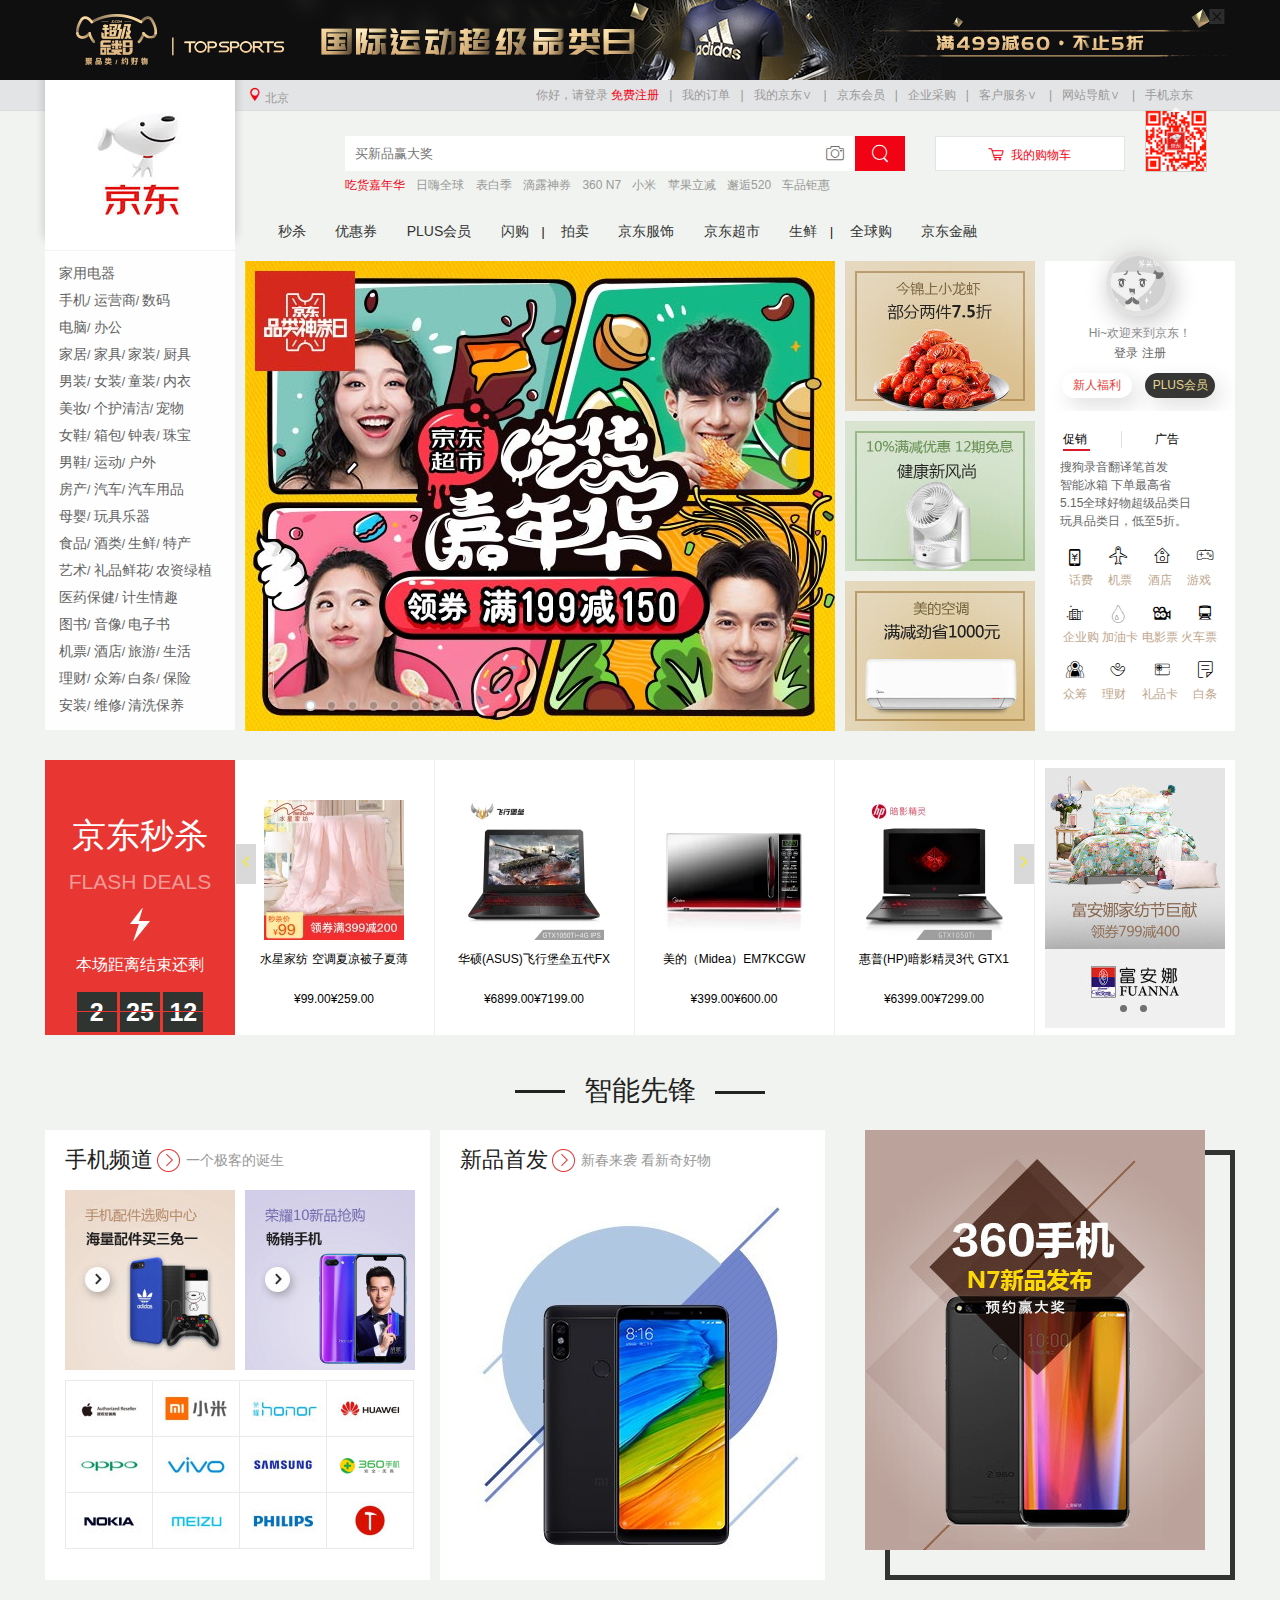
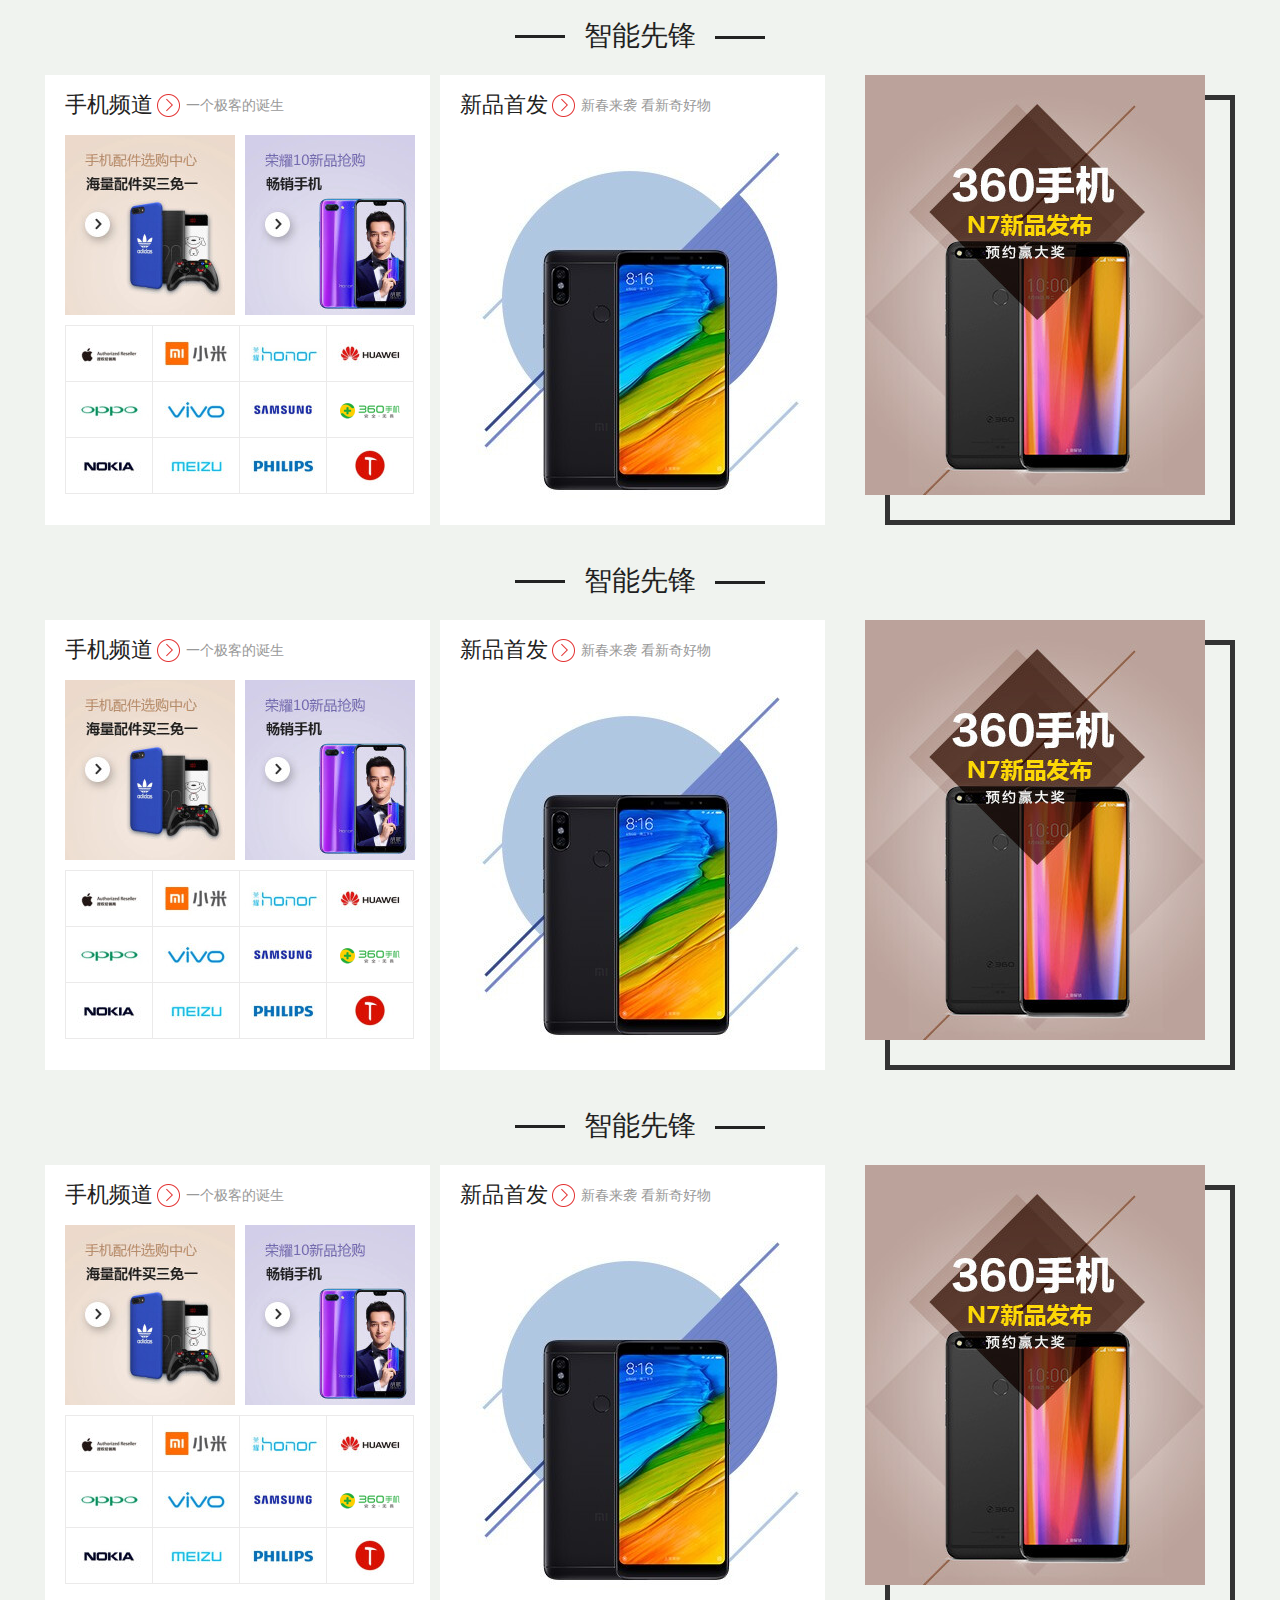
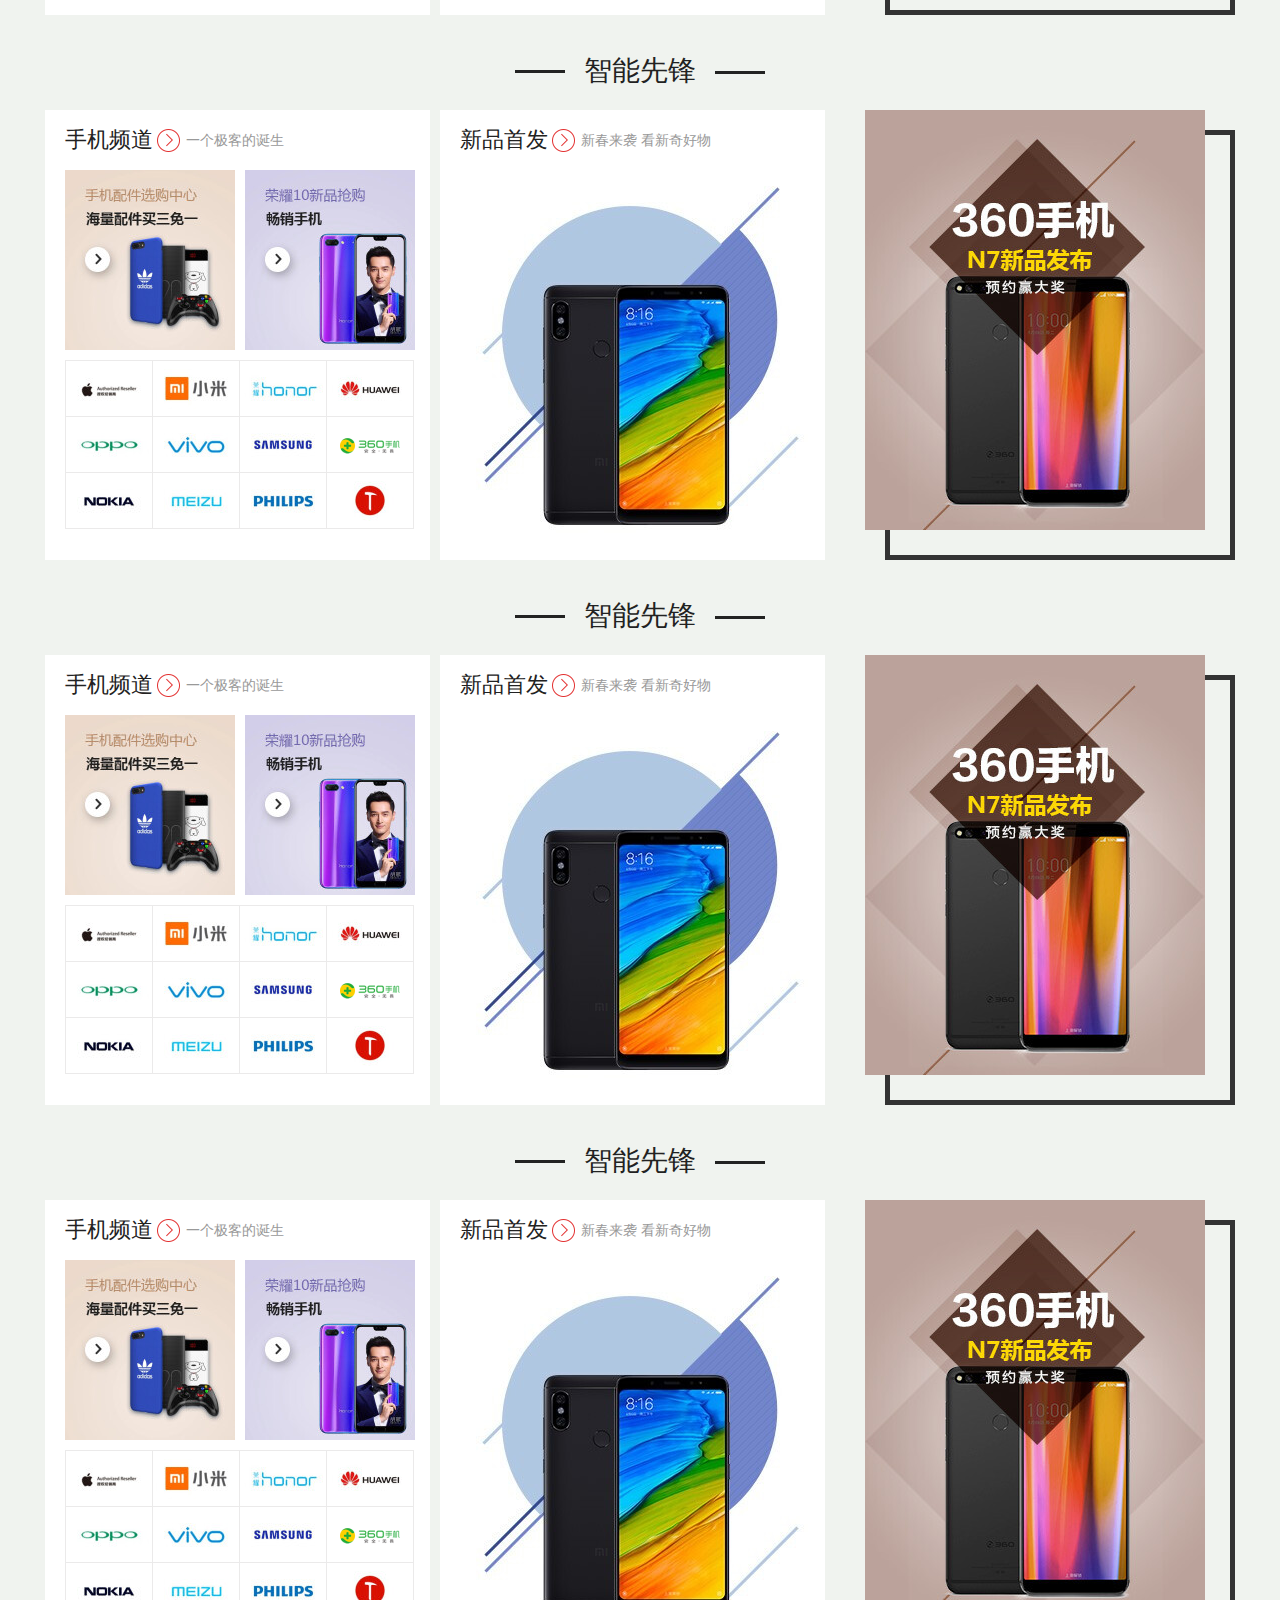
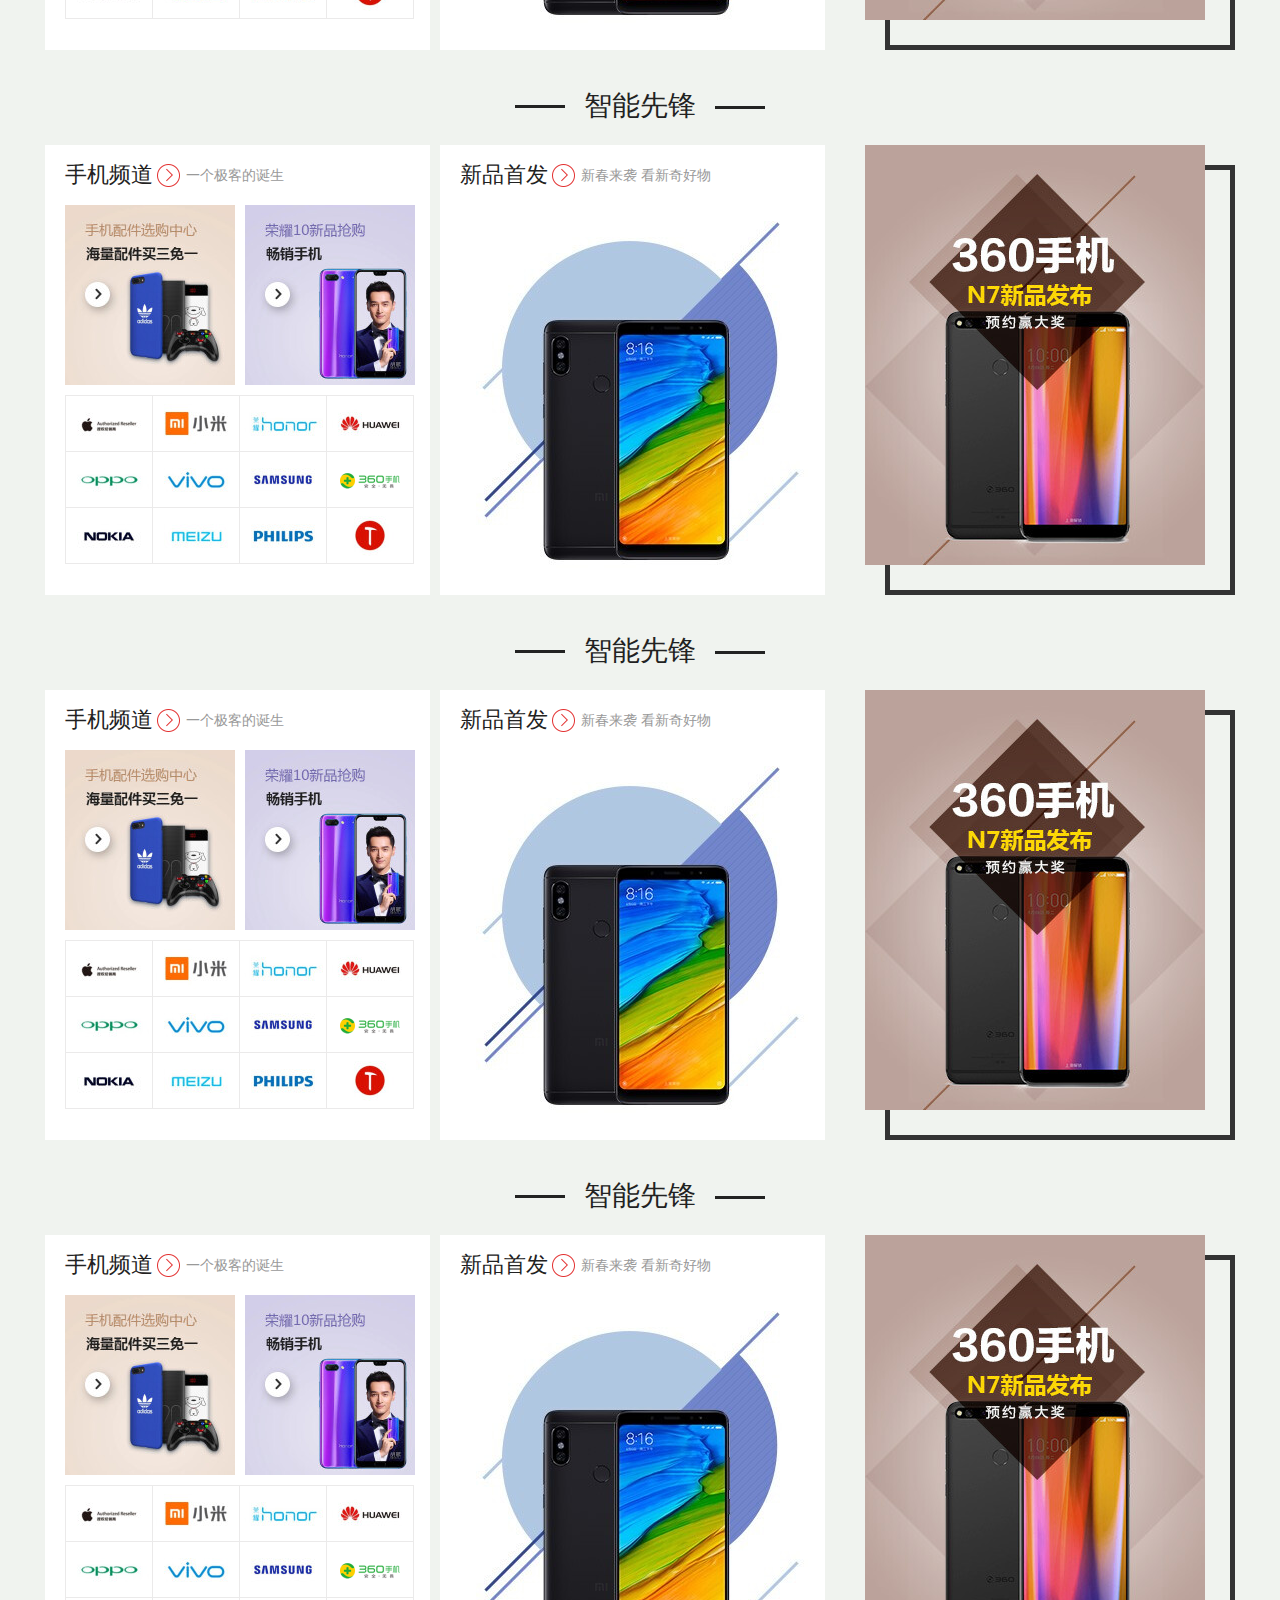
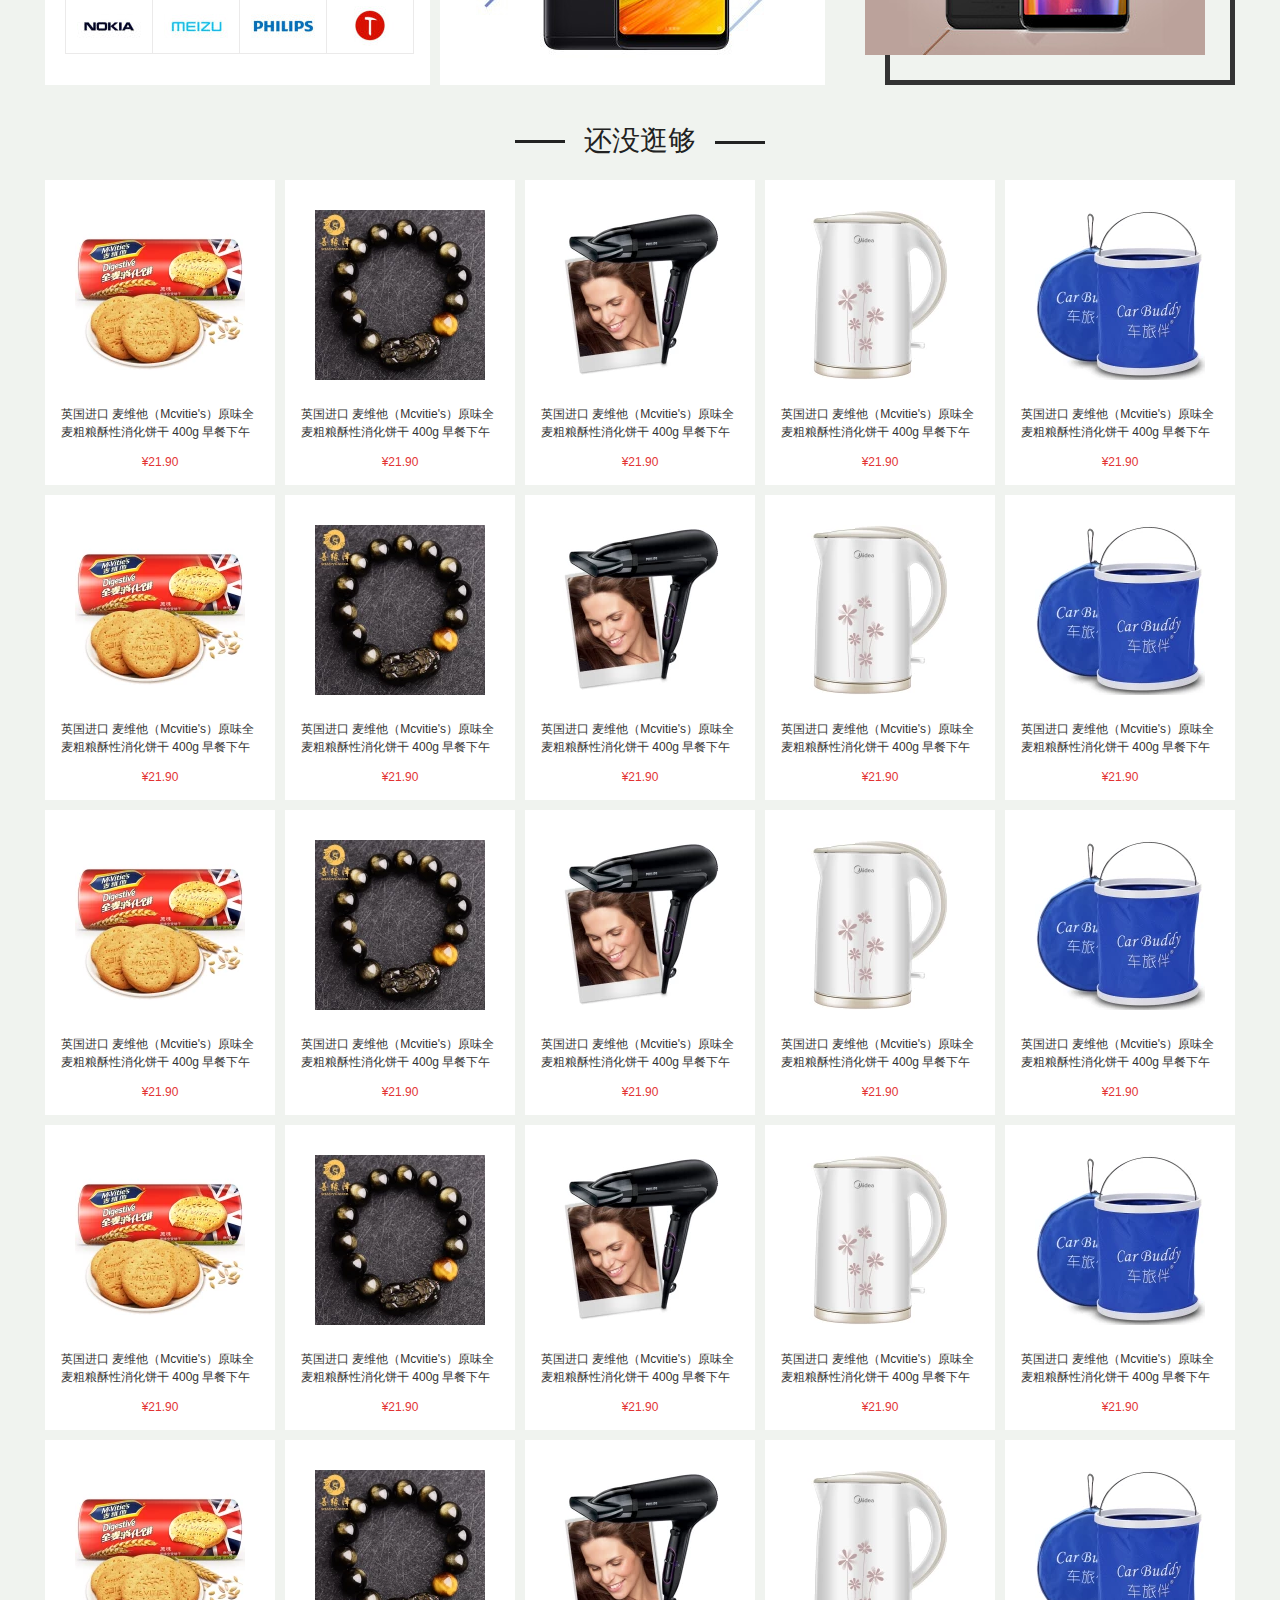
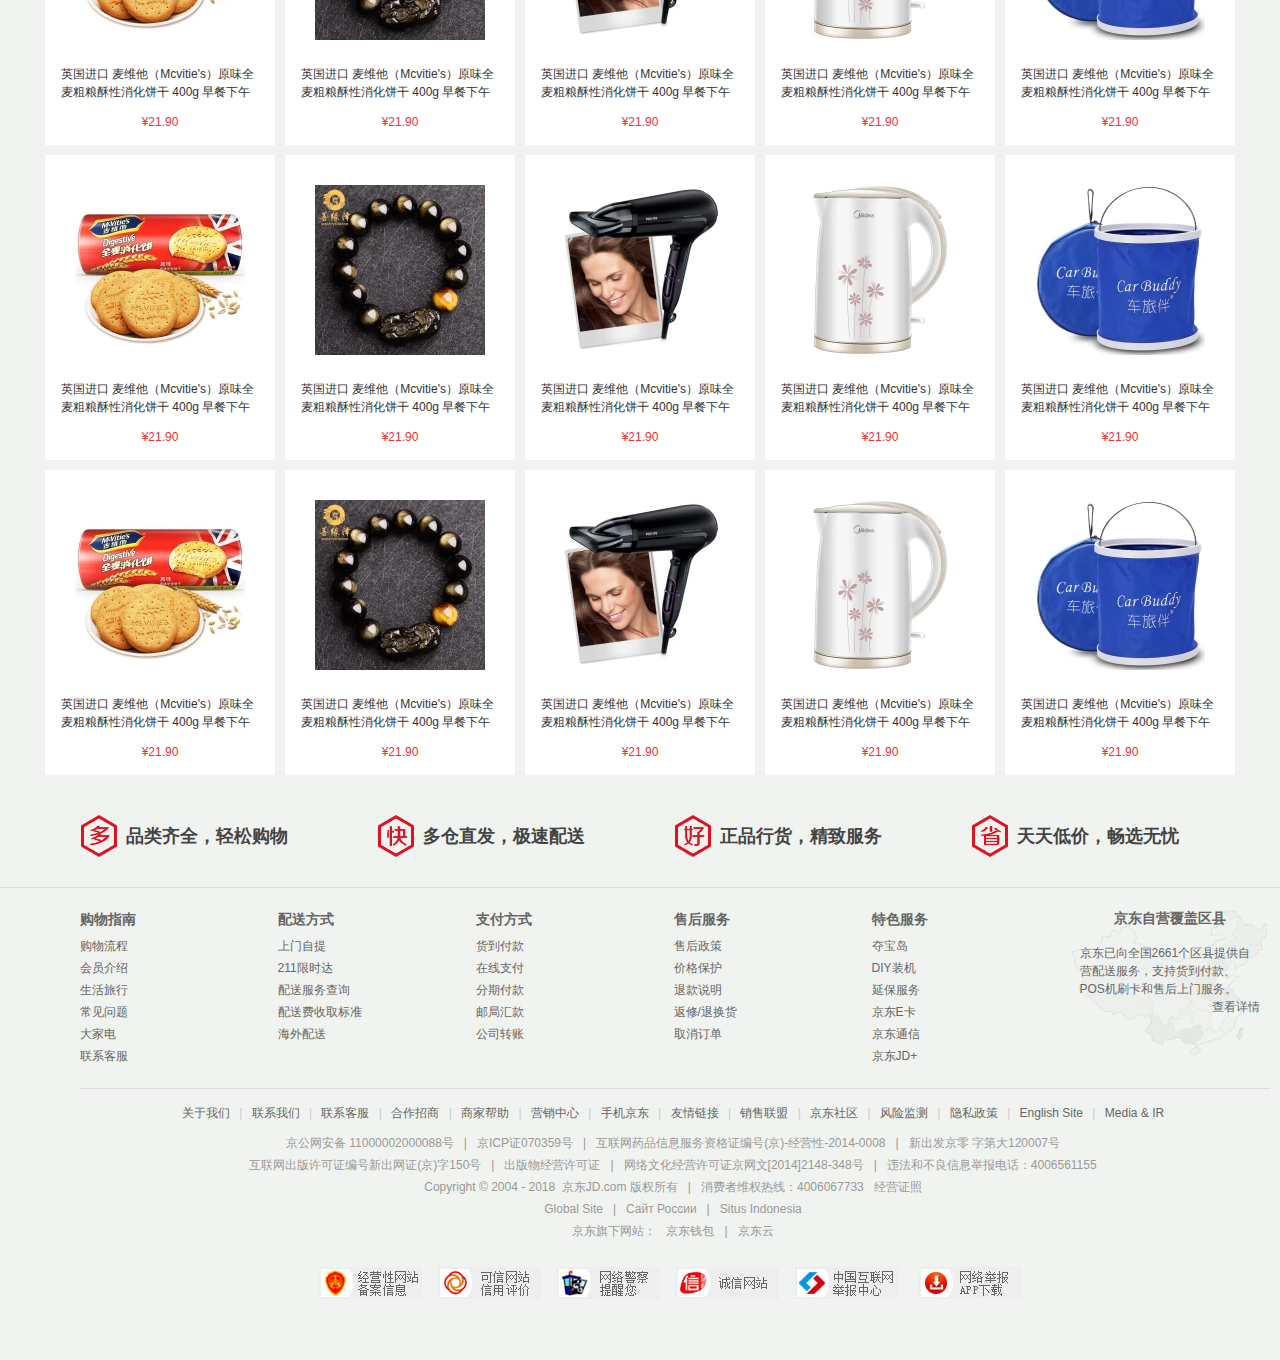
<file: index.html>
<!DOCTYPE html>
<html lang="en">
    <head>
        <meta charset="utf-8">
        <!-- 使用IE最新版本渲染 -->
        <meta http-equiv="X-UA-Compatible" content="IE=Edge">
        <!-- 浏览器 优先使用 webkit内核-->
        <meta name="renderer" content="webkit">
        <script src="js/jquery-1.8.3.min.js"></script>
        <script src="js/jq.js"></script>
        <link href="./images/favicon.ico" rel="shortcut icon" type="image/x-icon">
        <link rel="stylesheet" type="text/css" href="./css/iconfont.css">
        <link rel="stylesheet" type="text/css" href="./css/iconfont2.css">
        <link rel="stylesheet" type="text/css" href="./css/iconfont3.css">
        <link rel="stylesheet" type="text/css" href="./css/reset.css">
        <link rel="stylesheet" type="text/css" href="./css/index.css">
        <title>京东(JD.COM)-正品低价、品质保障、配送及时、轻松购物！</title>
        <!-- IE9以下执行代码 -->
        <!--[if lt IE 9]>
            <srcipt src="./js/html5shiv.js"></script>
        <![endif]-->
        <!--[if lt IE 8]>
            <script src="./js/selectivizr-min.js"></script>
        <![endif]-->
    </head>


    <body>
    <!-- scroll -->
    <div id="search" class="search-fix">
      <div class="search-m">
        <div class="search_logo">
          <a href="//www.jd.com" class="search_logo_lk" clstag="h|keycount|head|logo_01">京东，多快好省</a>
        </div>
        <ul id="shelper" style="display: none"></ul>
        <div id="header-top-wrap-two">
            <i class="iconfont icon-zhaoxiangji"></i>
            <input type="text" name="text" id="search-aaa-two" placeholder="买新品赢大奖"><button id="button"><i class="iconfont icon-sousuo"></i></button>
        </div>
      </div>
    </div>

    <div id="advertising_container">
        <div id="advertising">
            <i class="iconfont icon-cuowuguanbiquxiao-fangkuang"></i>
        </div>
    </div>

        <!-- 导航栏开始 -->
        <div id="navigation_header_wrap">
        <div id="navigation_bar_container">
            <div id="navigation_bar" class="w">

                <ul>
                    <!-- <div id="jd-logo"></div> -->
                    <div id="jd-logo-wrap">
                    <a href="#" id="jd-logo"></a>
                    </div>
                    <li>
                        <span><i class="iconfont icon-dingwei"></i><span>北京</span></span>
                        <div>
                            <ul>
                                <li><a id="bj-hs" href="#">北京</a></li>
                                <li><a href="#">上海</a></li>
                                <li><a href="#">天津</a></li>
                                <li><a href="#">重庆</a></li>
                                <li><a href="#">河北</a></li>
                            </ul>
                            <ul>
                                <li><a href="#">山西</a></li>
                                <li><a href="#">河南</a></li>
                                <li><a href="#">辽宁</a></li>
                                <li><a href="#">吉林</a></li>
                                <li><a href="#">黑龙江</a></li>
                            </ul>
                            <ul>
                                <li><a href="#">内蒙古</a></li>
                                <li><a href="#">江苏</a></li>
                                <li><a href="#">山东</a></li>
                                <li><a href="#">安徽</a></li>
                                <li><a href="#">浙江</a></li>
                            </ul>
                            <ul>
                                <li><a href="#">福建</a></li>
                                <li><a href="#">湖北</a></li>
                                <li><a href="#">湖南</a></li>
                                <li><a href="#">广东</a></li>
                                <li><a href="#">广西</a></li>
                            </ul>
                            <ul>
                                <li><a href="#">江西</a></li>
                                <li><a href="#">四川</a></li>
                                <li><a href="#">海南</a></li>
                                <li><a href="#">贵州</a></li>
                                <li><a href="#">云南</a></li>
                            </ul>
                            <ul>
                                <li><a href="#">西藏</a></li>
                                <li><a href="#">陕西</a></li>
                                <li><a href="#">甘肃</a></li>
                                <li><a href="#">青海</a></li>
                                <li><a href="#">宁夏</a></li>
                            </ul>
                            <ul>
                                <li><a href="#">新疆</a></li>
                                <li><a href="#">港澳</a></li>
                                <li><a href="#">台湾</a></li>
                                <li><a href="#">钓鱼岛</a></li>
                                <li><a href="#">海外</a></li>
                            </ul>
                            <div id="dotted"></div>
                        <div>
                            <p>Available Sites</p>
                            <p><a href="#">Global Site</a> <a href="#">Сайт России</a></p>
                            <p><a href="#">Situs Indonesia</a></p>
                        </div>
                        </div>

                    </li>
                </ul>

                <ul>
                    <li><a href="login.html">你好，请登录</a> <span><a href="register.html">免费注册</a></span></li><li>|</li>
                    <li><a href="#">我的订单</a></li><li>|</li>
                    <li id="myjd"><a href="#">我的京东∨</a>
                        <div id="myjd-content">
                            <p><a href="#">待处理订单</a><a href="#">消息</a></p>
                            <p><a href="#">返修退换货</a><a href="#">我的问答</a></p>
                            <p><a href="#">降价商品</a><a href="#">我的关注</a></p>
                            <div id="myjd-dotted"></div>
                            <p><a href="#">我的京豆</a><a href="#">我的优惠券</a></p>
                            <p><a href="#">我的白条</a><a href="#">我的理财</a></p>
                        </div>
                    </li><li>|</li>
                    <li><a href="#">京东会员</a></li><li>|</li>
                    <li><a href="#">企业采购</a></li><li>|</li>
                    <li id="khfw">客户服务∨
                        <div id="khfw-content">
                            <p><a href="#" id="kh">客户</a></p>
                            <p><a href="#">帮助中心</a><a href="#">售后服务</a></p>
                            <p><a href="#">在线客服</a><a href="#">意见建议</a></p>
                            <p><a href="#">电话客服</a><a href="#">客服邮箱</a></p>
                            <p><a href="#">金融咨询</a><a href="#">全球售客服</a></p>
                            <div id="myjd-dotted"></div>
                            <p><a href="#" id="sh">商户</a></p>
                            <p><a href="#">合作招商</a><a href="#">学习中心</a></p>
                            <p><a href="#">商家后台</a><a href="#">京麦工作台</a></p>
                            <p><a href="#">商家帮助</a><a href="#">规则平台</a></p>
                        </div>
                    </li><li>|</li>
                    <li id="wzdh">网站导航∨
                        <div id="wzdh-content">
                            <div>
                                <p>特色主题</p>
                                <p><a href="#">京东试用</a><a href="#">京东金融</a><a href="#">全球售</a><a href="#">国际站</a></p>
                                <p><a href="#">京东会员</a><a href="#">京东预售</a><a href="#">买什么</a><a href="#">俄语站</a></p>
                                <p><a href="#">装机大师</a><a href="#">0元评测</a><a href="#">定期送</a><a href="#">港澳售</a></p>
                                <p><a href="#">优惠券</a><a href="#">秒杀</a><a href="#">闪购</a><a href="#">印尼站</a></p>
                                <p><a href="#">京东金融科技</a><a href="#">In货推荐</a><a href="#">陪伴计划</a><a href="#">出海招商</a></p>
                            </div>
                            <div>
                                <p>行业频道</p>
                                <p><a href="#">手机</a><a href="#">智能数码</a><a href="#">玩3C</a></p>
                                <p><a href="#">电脑办公</a><a href="#">家用电器</a><a href="#">京东智能</a></p>
                                <p><a href="#">服装城</a><a href="#">京东生鲜</a><a href="#">家装城</a></p>
                                <p><a href="#">母婴</a><a href="#">食品</a><a href="#">农资频道</a></p>
                                <p><a href="#">京东到家车</a><a href="#">图书</a><a href="#">京东元器件</a></p>
                                </div>
                            <div>
                                <p>生活服务</p>
                                <p><a href="#">京东众筹</a><a href="#">白条</a><a href="#">京东金融App</a></p>
                                <p><a href="#">京东小金库</a><a href="#">理财</a><a href="#">智能家电</a></p>
                                <p><a href="#">话费</a><a href="#">水电煤</a><a href="#">彩票</a></p>
                                <p><a href="#">旅行</a><a href="#">机票酒店</a><a href="#">电影票</a></p>
                                <p><a href="#">京东到家</a><a href="#">游戏</a></p>
                            </div>
                            <div>
                                <p>更多精选</p>
                                <p><a href="#">合作招商</a><a href="#">京东通信</a><a href="#">京东E卡</a></p>
                                <p><a href="#">企业采购</a><a href="#">服务市场</a><a href="#">办公生活馆</a></p>
                                <p><a href="#">乡村招募</a><a href="#">校园加盟</a><a href="#">京友邦</a></p>
                                <p><a href="#">智能社区</a><a href="#">游戏社区</a><a href="#">知识产权维权</a></p>
                            </div>
                        </div>
                    </li><li>|</li>
                    <li id="sjjd">手机京东
                        <div></div>
                        <div></div>
                        <img id="sjjd-img" src="./images/2018-05-17_222151.jpg">
                    </li>
                </ul>

            </div>
        </div>
        <!-- 导航栏结束 -->

        <!-- 头部开始 -->
        <header id="header-wrap">
            <div id="header" class="w">
                <div id="header-top">
                    <div id="header-top-wrap">
                        <i class="iconfont icon-zhaoxiangji"></i>
                        <input type="text" name="text" id="search-aaa" placeholder="买新品赢大奖"><button id="button"><i class="iconfont icon-sousuo"></i></button>
                        <div id="my_shopping_cart">

                        <i class="iconfont icon-gouwuche"></i><a href="#">我的购物车</a>

                        </div>

                    </div>
                </div>
                <div id="header-bottom">
                        <div id="cart-img">
                                <img src="./images/2018-05-17_225440.jpg">
                        </div>
                        <div id="h-b-left">
                            <div>
                            <a href="#">吃货嘉年华</a>
                            <a href="#">日嗨全球</a>
                            <a href="#">表白季</a>
                            <a href="#">滴露神券</a>
                            <a href="#">360 N7</a>
                            <a href="#">小米</a>
                            <a href="#">苹果立减</a>
                            <a href="#">邂逅520</a>
                            <a href="#">车品钜惠</a>
                            </div>
                            <div>
                            <a href="#">秒杀</a>
                            <a href="#">优惠券</a>
                            <a href="#">PLUS会员</a>
                            <a href="#">闪购</a>|
                            <a href="#">拍卖</a>
                            <a href="#">京东服饰</a>
                            <a href="#">京东超市</a>
                            <a href="#">生鲜</a>|
                            <a href="#">全球购</a>
                            <a href="#">京东金融</a>
                            </div>
                        </div>
                        <div id="h-b-right">
                            <a href="#"></a>
                        </div>
                </div>
            </div>
        </header>

        <!-- 头部结束 -->
        </div>

        <!-- 主体内容开始 -->
        <section id="main-content-wrap">
        <aside id="main-content" class="w">
            <div id="c-left" class="left">
                <ul>
                    <li>
                    <a href="#">家用电器</a>
                        <div>
                            <img src="./images/2018-05-14_192255.jpg">
                        </div>
                    </li>

                    <li>
                    <a href="#">手机</a>/
                    <a href="#">运营商</a>/
                    <a href="#">数码</a>
                        <div>
                            <img src="./images/2018-05-17_220223.jpg">
                        </div>
                    </li>

                    <li>
                    <a href="#">电脑</a>/
                    <a href="#">办公</a>
                        <div>
                            <img src="./images/2018-05-17_220457.jpg">
                        </div>
                    </li>

                    <li>
                    <a href="#">家居</a>/
                    <a href="#">家具</a>/
                    <a href="#">家装</a>/
                    <a href="#">厨具</a>
                        <div>
                            <img src="./images/2018-05-17_220827.jpg">
                        </div>
                    </li>

                    <li>
                    <a href="#">男装</a>/
                    <a href="#">女装</a>/
                    <a href="#">童装</a>/
                    <a href="#">内衣</a>
                        <div>
                            <img src="./images/2018-05-17_220905.jpg">
                        </div>
                    </li>

                    <li>
                    <a href="#">美妆</a>/
                    <a href="#">个护清洁</a>/
                    <a href="#">宠物</a>
                        <div>
                            <img src="./images/2018-05-17_220827.jpg">
                        </div>
                    </li>

                    <li>
                    <a href="#">女鞋</a>/
                    <a href="#">箱包</a>/
                    <a href="#">钟表</a>/
                    <a href="#">珠宝</a>
                        <div>
                            <img src="./images/2018-05-17_220223.jpg">
                        </div>
                    </li>

                    <li>
                    <a href="#">男鞋</a>/
                    <a href="#">运动</a>/
                    <a href="#">户外</a>
                        <div>
                            <img src="./images/2018-05-17_220457.jpg">
                        </div>
                    </li>

                    <li>
                    <a href="#">房产</a>/
                    <a href="#">汽车</a>/
                    <a href="#">汽车用品</a>
                        <div>
                            <img src="./images/2018-05-17_220223.jpg">
                        </div>
                    </li>

                    <li>
                    <a href="#">母婴</a>/
                    <a href="#">玩具乐器</a>
                        <div>
                            <img src="./images/2018-05-17_220457.jpg">
                        </div>
                    </li>

                    <li>
                    <a href="#">食品</a>/
                    <a href="#">酒类</a>/
                    <a href="#">生鲜</a>/
                    <a href="#">特产</a>
                        <div>
                            <img src="./images/2018-05-17_220223.jpg">
                        </div>
                    </li>

                    <li>
                    <a href="#">艺术</a>/
                    <a href="#">礼品鲜花</a>/
                    <a href="#">农资绿植</a>
                        <div>
                            <img src="./images/2018-05-17_220457.jpg">
                        </div>
                    </li>

                    <li>
                    <a href="#">医药保健</a>/
                    <a href="#">计生情趣</a>
                        <div>
                            <img src="./images/2018-05-17_220223.jpg">
                        </div>
                    </li>

                    <li>
                    <a href="#">图书</a>/
                    <a href="#">音像</a>/
                    <a href="#">电子书</a>
                        <div>
                            <img src="./images/2018-05-17_220457.jpg">
                        </div>
                    </li>

                    <li>
                    <a href="#">机票</a>/
                    <a href="#">酒店</a>/
                    <a href="#">旅游</a>/
                    <a href="#">生活</a>
                        <div>
                            <img src="./images/2018-05-17_220827.jpg">
                        </div>
                    </li>

                    <li>
                    <a href="#">理财</a>/
                    <a href="#">众筹</a>/
                    <a href="#">白条</a>/
                    <a href="#">保险</a>
                        <div>
                            <img src="./images/2018-05-17_220457.jpg">
                        </div>
                    </li>

                    <li>
                    <a href="#">安装</a>/
                    <a href="#">维修</a>/
                    <a href="#">清洗保养</a>
                        <div>
                            <img src="./images/2018-05-17_220223.jpg">
                        </div>
                    </li>

                </ul>
            </div>

<div id="c-center-one" class="left">
                <!--设置容器-->
<div id="lunbo">
  <!--设置显示的图片-->
  <ul class="img">
    <li style="display:block"><img src="images/test1.jpg"></li>
    <li><img src="images/test2.jpg"></li>
    <li><img src="images/test3.jpg"></li>
    <li><img src="images/test4.jpg"></li>
    <li><img src="images/test5.jpg"></li>
    <li><img src="images/test6.jpg"></li>
    <li><img src="images/test7.jpg"></li>
    <li><img src="images/test8.jpg"></li>
  </ul>
  <!--设置数字-->
  <ul class="num">
    <li style="background: rgb(256,256,256); border-color: rgba(0,0,0,0.2)"></li>
    <li></li>
    <li></li>
    <li></li>
    <li></li>
    <li></li>
    <li></li>
    <li></li>
  </ul>
  <!--设置按钮-->
  <div class="left-btn"></div>
  <div class="right-btn"></div>
</div>
            </div>
            <div id="c-center-two" class="left">
                <div class="c-c-t"><a href="#"><img src="./images/5ae9289eN81a8991d.jpg"></a></div>
                <div class="c-c-t"><a href="#"><img src="./images/5af69d09N467ff51e.jpg"></a></div>
                <div class="c-c-t"><a href="#"><img src="./images/5af51518N3fd8c248.jpg"></a></div>
            </div>
            <div id="c-right" class="right">
                <div class="cr-top-wrap">
                <div class="cr-top">
                    <div class="crt-img">
                        <a href="#">
                            <img src="./images/no_login.jpg">
                        </a>
                    </div>
                    <div class="login-register">
                        <p>Hi~欢迎来到京东！</p>
                        <p>
                        <a href="">登录</a>
                        <a href="">注册</a>
                        </p>
                    </div>
                    <div class="welfare-member">
                        <a href="#">新人福利</a>
                        <a href="#">PLUS会员</a>
                    </div>
                </div>
                </div>
                <div class="cr-middle">
                    <div class="tab">
    <!--选项-->
    <div class="tab_t">
        <ul>
            <li class="selected">促销</li>
            <li>广告</li>
            <a href="#"></a>
        </ul>
    </div>
    <div class="red-line"></div>
    <!--内容-->
    <div class="tab_c">
        <div>
            <ul>
                <li><a href="#">搜狗录音翻译笔首发</a></li>
                <li><a href="#">智能冰箱 下单最高省</a></li>
                <li><a href="#">5.15全球好物超级品类日</a></li>
                <li><a href="#">玩具品类日，低至5折。</a></li>
            </ul>
        </div>
        <div class="hide">
            <ul>
                <li><a href="#">京东PLUS会员权益更新</a></li>
                <li><a href="#">京东启用全新客服电话</a></li>
                <li><a href="#">关于召回普利司通</a></li>
                <li><a href="#">京东物流推出配送员</a></li>
            </ul>
        </div>
    </div>
</div>
                </div>
                <div class="cr-bottom">
                    <div>
                        <p>
                            <i class="iconfont icon-icon"></i>
                            <i class="iconfont icon-jipiao"></i>
                            <i class="iconfont icon-icon36-copy"></i>
                            <i class="iconfont icon-youxi-copy"></i>
                        </p>
                        <p class="pp1">
                            <a href="#">话费</a>
                            <a href="#">机票</a>
                            <a href="#">酒店</a>
                            <a href="#">游戏</a>
                        </p>

                    </div>
                    <div>
                        <p>
                            <i class="iconfont icon-qy"></i>
                            <i class="iconfont icon-icon1"></i>
                            <i class="iconfont icon-dianyingpiao"></i>
                            <i class="iconfont icon-huochepiao"></i>
                        </p>
                        <p>
                            <a href="#">企业购</a>
                            <a href="#">加油卡</a>
                            <a href="#">电影票</a>
                            <a href="#">火车票</a>
                        </p>

                    </div>
                    <div>
                        <p>
                            <i class="iconfont icon-zhongchou"></i>
                            <i class="iconfont icon-licai"></i>
                            <i class="iconfont icon-lipinqia"></i>
                            <i class="iconfont icon-dabaitiao"></i>
                        </p>
                        <p class="pp1">
                            <a href="#">众筹</a>
                            <a href="#">理财</a>
                            <a href="#">礼品卡</a>
                            <a href="#">白条</a>
                        </p>

                    </div>
                </div>
            </div>
        </aside>

        <!-- 倒计时栏 -->
        <div id="djs-wrap" class="w">
        <!-- 倒计时秒杀 -->
            <div id="djs-ms">

        <div class="text">
            <p>京东秒杀</p>
            <p>FLASH DEALS</p>
            <p></p>
            <p>本场距离结束还剩</p>
        </div>

        <div class="time">
            <p class="p11"></p>
            <div>
                <p id="p1"></p>
            </div>
            <div>
                <p id="p2"></p>
            </div>
            <div>
                <p id="p3"></p>
            </div>
        </div>
    </div>
            <!-- 倒计时轮播一 -->
            <div id="djs-lunbo-one">
                <div class="scroll">

  <ul id="scroll-ul">

    <li id="aaaa1">
    <!-- 200 275 -->
      <div>
        <div><img src="./images/aaaa11.jpg"></div>
        <p>水星家纺 空调夏凉被子夏薄</p>
        <div>¥99.00¥259.00</div>
      </div>
      <div>
        <div><img src="./images/aaaa12.jpg"></div>
        <p>华硕(ASUS)飞行堡垒五代FX</p>
        <div>¥6899.00¥7199.00</div>
      </div>
      <div>
        <div><img src="./images/aaaa13.jpg"></div>
        <p>美的（Midea）EM7KCGW</p>
        <div>¥399.00¥600.00</div>
      </div>
      <div>
        <div><img src="./images/aaaa14.jpg"></div>
        <p>惠普(HP)暗影精灵3代 GTX1</p>
        <div>¥6399.00¥7299.00</div>
      </div>
    </li>

    <li id="aaaa2">
      <div>
        <div><img src="./images/bbbb11.jpg"></div>
        <p>水星家纺 空调夏凉被子夏薄</p>
        <div>¥99.00¥259.00</div>
      </div>
      <div>
        <div><img src="./images/bbbb12.jpg"></div>
        <p>华硕(ASUS)飞行堡垒五代FX</p>
        <div>¥6899.00¥7199.00</div>
      </div>
      <div>
        <div><img src="./images/bbbb13.jpg"></div>
        <p>美的（Midea）EM7KCGW</p>
        <div>¥399.00¥600.00</div>
      </div>
      <div>
        <div><img src="./images/bbbb14.jpg"></div>
        <p>惠普(HP)暗影精灵3代 GTX1</p>
        <div>¥6399.00¥7299.00</div>
      </div>
    </li>

    <li id="aaaa3">
      <div>
        <div><img src="./images/cccc11.jpg"></div>
        <p>水星家纺 空调夏凉被子夏薄</p>
        <div>¥99.00¥259.00</div>
      </div>
      <div>
        <div><img src="./images/cccc12.jpg"></div>
        <p>华硕(ASUS)飞行堡垒五代FX</p>
        <div>¥6899.00¥7199.00</div>
      </div>
      <div>
        <div><img src="./images/cccc13.jpg"></div>
        <p>美的（Midea）EM7KCGW</p>
        <div>¥399.00¥600.00</div>
      </div>
      <div>
        <div><img src="./images/cccc14.jpg"></div>
        <p>惠普(HP)暗影精灵3代 GTX1</p>
        <div>¥6399.00¥7299.00</div>
      </div>
    </li>

    <li id="aaaa4">
      <div>
        <div><img src="./images/dddd11.jpg"></div>
        <p>水星家纺 空调夏凉被子夏薄</p>
        <div>¥99.00¥259.00</div>
      </div>
      <div>
        <div><img src="./images/dddd12.jpg"></div>
        <p>华硕(ASUS)飞行堡垒五代FX</p>
        <div>¥6899.00¥7199.00</div>
      </div>
      <div>
        <div><img src="./images/dddd13.jpg"></div>
        <p>美的（Midea）EM7KCGW</p>
        <div>¥399.00¥600.00</div>
      </div>
      <div>
        <div><img src="./images/dddd14.jpg"></div>
        <p>惠普(HP)暗影精灵3代 GTX1</p>
        <div>¥6399.00¥7299.00</div>
      </div>
    </li>

    <li id="aaaa5">
      <div>
        <div><img src="./images/eeee11.jpg"></div>
        <p>水星家纺 空调夏凉被子夏薄</p>
        <div>¥99.00¥259.00</div>
      </div>
      <div>
        <div><img src="./images/eeee12.jpg"></div>
        <p>华硕(ASUS)飞行堡垒五代FX
        <div>¥6899.00¥7199.00</div>
      </div>
      <div>
        <div><img src="./images/eeee13.jpg"></div>
        <p>美的（Midea）EM7KCGW</p>
        <div>¥399.00¥600.00</div>
      </div>
      <div>
        <div><img src="./images/eeee14.jpg"></div>
        <p>惠普(HP)暗影精灵3代 GTX1</p>
        <div>¥6399.00¥7299.00</div>
      </div>
    </li>

  </ul>

  <a class="prev"><img src="images/arrow-prev.png" border="0" width="20px" height="20px"></a>

  <a class="next"><img src="images/arrow-next.png" border="0" width="20px" height="20px"></a>

</div>
            </div>
            <!-- 倒计时轮播二 -->
            <div id="djs-lunbo-two">
                <div class="scroll2">

  <ul id="scroll-ul2">

    <li id="zzzz1">
    <!-- 200 275 -->
      <div>
        <img src="./images/z1.jpg">
      </div>
    </li>

    <li id="zzzz2">
      <div>
        <img src="./images/z2.jpg">
      <div>

    </li>

  </ul>

  <a class="prev2"><img id="arrow" src="images/arrow.png" border="0" width="7px" height="7px"></a>

  <a class="next2"><img id="arrow" src="images/arrow.png" border="0" width="7px" height="7px"></a>
</div>
            </div>

        </div>
        <!-- 倒计时轮播结束 -->

        <!-- 主体图片内容 -->
        <div id="main-tpbt-wrap" class="w">

            <h3><div class="tpbt-line" id="tpbt-left-line"></div>智能先锋<div class="tpbt-line" id="tpbt-right-line"></div></h3>

        </div>

        <div id="main-tp-wrap" class="w">
            <div id="m-t-l" class="left">
                <div id="m-t-l-top"><h3>手机频道</h3><i></i><span>一个极客的诞生</span></div>
                <div id="m-t-l-middle">
                    <div id="m-t-l-m-left" class="left">
                        <img src="./images/5af55a41N08c2a6d2.jpg">
                    </div>
                    <div id="m-t-l-m-right" class="left">
                        <img src="./images/5afa566aNae9b42fb.jpg">
                    </div>
                </div>
                <div id="m-t-l-bottom">
                    <table>
                        <tr>
                            <td><img src="images/phone-pp1.jpg"></td>
                            <td><img src="images/phone-pp2.jpg"></td>
                            <td><img src="images/phone-pp3.jpg"></td>
                            <td><img src="images/phone-pp4.jpg"></td>
                        </tr>
                        <tr>
                            <td><img src="images/phone-pp5.jpg"></td>
                            <td><img src="images/phone-pp6.jpg"></td>
                            <td><img src="images/phone-pp7.jpg"></td>
                            <td><img src="images/phone-pp8.jpg"></td>
                        </tr>
                        <tr>
                            <td><img src="images/phone-pp9.jpg"></td>
                            <td><img src="images/phone-pp10.jpg"></td>
                            <td><img src="images/phone-pp11.jpg"></td>
                            <td><img src="images/phone-pp12.jpg"></td>
                        </tr>
                    </table>
                </div>
            </div>
            <div id="m-t-c" class="left">
                <div id="m-t-c-top"><h3>新品首发</h3><i></i><span>新春来袭 看新奇好物</span></div>
                <div id="m-t-c-bottom">
                    <img src="images/5aaa61b8N4005b92e.jpg">
                </div>
            </div>
            <div id="m-t-r" class="left">
                <div class="act_inner">
                    <a class="act_lk">
                        <div>
                        <img src="images/5af55bdcNec649025.jpg">
                        </div>
                    </a>

                </div>
            </div>
        </div>

        <div id="main-tpbt-wrap" class="w">

            <h3><div class="tpbt-line" id="tpbt-left-line"></div>智能先锋<div class="tpbt-line" id="tpbt-right-line"></div></h3>

        </div>

        <div id="main-tp-wrap" class="w">
            <div id="m-t-l" class="left">
                <div id="m-t-l-top"><h3>手机频道</h3><i></i><span>一个极客的诞生</span></div>
                <div id="m-t-l-middle">
                    <div id="m-t-l-m-left" class="left">
                        <img src="./images/5af55a41N08c2a6d2.jpg">
                    </div>
                    <div id="m-t-l-m-right" class="left">
                        <img src="./images/5afa566aNae9b42fb.jpg">
                    </div>
                </div>
                <div id="m-t-l-bottom">
                    <table>
                        <tr>
                            <td><img src="images/phone-pp1.jpg"></td>
                            <td><img src="images/phone-pp2.jpg"></td>
                            <td><img src="images/phone-pp3.jpg"></td>
                            <td><img src="images/phone-pp4.jpg"></td>
                        </tr>
                        <tr>
                            <td><img src="images/phone-pp5.jpg"></td>
                            <td><img src="images/phone-pp6.jpg"></td>
                            <td><img src="images/phone-pp7.jpg"></td>
                            <td><img src="images/phone-pp8.jpg"></td>
                        </tr>
                        <tr>
                            <td><img src="images/phone-pp9.jpg"></td>
                            <td><img src="images/phone-pp10.jpg"></td>
                            <td><img src="images/phone-pp11.jpg"></td>
                            <td><img src="images/phone-pp12.jpg"></td>
                        </tr>
                    </table>
                </div>
            </div>
            <div id="m-t-c" class="left">
                <div id="m-t-c-top"><h3>新品首发</h3><i></i><span>新春来袭 看新奇好物</span></div>
                <div id="m-t-c-bottom">
                    <img src="images/5aaa61b8N4005b92e.jpg">
                </div>
            </div>
            <div id="m-t-r" class="left">
                <div class="act_inner">
                    <a class="act_lk">
                        <div>
                        <img src="images/5af55bdcNec649025.jpg">
                        </div>
                    </a>

                </div>
            </div>
        </div>

        <div id="main-tpbt-wrap" class="w">

            <h3><div class="tpbt-line" id="tpbt-left-line"></div>智能先锋<div class="tpbt-line" id="tpbt-right-line"></div></h3>

        </div>

        <div id="main-tp-wrap" class="w">
            <div id="m-t-l" class="left">
                <div id="m-t-l-top"><h3>手机频道</h3><i></i><span>一个极客的诞生</span></div>
                <div id="m-t-l-middle">
                    <div id="m-t-l-m-left" class="left">
                        <img src="./images/5af55a41N08c2a6d2.jpg">
                    </div>
                    <div id="m-t-l-m-right" class="left">
                        <img src="./images/5afa566aNae9b42fb.jpg">
                    </div>
                </div>
                <div id="m-t-l-bottom">
                    <table>
                        <tr>
                            <td><img src="images/phone-pp1.jpg"></td>
                            <td><img src="images/phone-pp2.jpg"></td>
                            <td><img src="images/phone-pp3.jpg"></td>
                            <td><img src="images/phone-pp4.jpg"></td>
                        </tr>
                        <tr>
                            <td><img src="images/phone-pp5.jpg"></td>
                            <td><img src="images/phone-pp6.jpg"></td>
                            <td><img src="images/phone-pp7.jpg"></td>
                            <td><img src="images/phone-pp8.jpg"></td>
                        </tr>
                        <tr>
                            <td><img src="images/phone-pp9.jpg"></td>
                            <td><img src="images/phone-pp10.jpg"></td>
                            <td><img src="images/phone-pp11.jpg"></td>
                            <td><img src="images/phone-pp12.jpg"></td>
                        </tr>
                    </table>
                </div>
            </div>
            <div id="m-t-c" class="left">
                <div id="m-t-c-top"><h3>新品首发</h3><i></i><span>新春来袭 看新奇好物</span></div>
                <div id="m-t-c-bottom">
                    <img src="images/5aaa61b8N4005b92e.jpg">
                </div>
            </div>
            <div id="m-t-r" class="left">
                <div class="act_inner">
                    <a class="act_lk">
                        <div>
                        <img src="images/5af55bdcNec649025.jpg">
                        </div>
                    </a>

                </div>
            </div>
        </div>

        <div id="main-tpbt-wrap" class="w">

            <h3><div class="tpbt-line" id="tpbt-left-line"></div>智能先锋<div class="tpbt-line" id="tpbt-right-line"></div></h3>

        </div>

        <div id="main-tp-wrap" class="w">
            <div id="m-t-l" class="left">
                <div id="m-t-l-top"><h3>手机频道</h3><i></i><span>一个极客的诞生</span></div>
                <div id="m-t-l-middle">
                    <div id="m-t-l-m-left" class="left">
                        <img src="./images/5af55a41N08c2a6d2.jpg">
                    </div>
                    <div id="m-t-l-m-right" class="left">
                        <img src="./images/5afa566aNae9b42fb.jpg">
                    </div>
                </div>
                <div id="m-t-l-bottom">
                    <table>
                        <tr>
                            <td><img src="images/phone-pp1.jpg"></td>
                            <td><img src="images/phone-pp2.jpg"></td>
                            <td><img src="images/phone-pp3.jpg"></td>
                            <td><img src="images/phone-pp4.jpg"></td>
                        </tr>
                        <tr>
                            <td><img src="images/phone-pp5.jpg"></td>
                            <td><img src="images/phone-pp6.jpg"></td>
                            <td><img src="images/phone-pp7.jpg"></td>
                            <td><img src="images/phone-pp8.jpg"></td>
                        </tr>
                        <tr>
                            <td><img src="images/phone-pp9.jpg"></td>
                            <td><img src="images/phone-pp10.jpg"></td>
                            <td><img src="images/phone-pp11.jpg"></td>
                            <td><img src="images/phone-pp12.jpg"></td>
                        </tr>
                    </table>
                </div>
            </div>
            <div id="m-t-c" class="left">
                <div id="m-t-c-top"><h3>新品首发</h3><i></i><span>新春来袭 看新奇好物</span></div>
                <div id="m-t-c-bottom">
                    <img src="images/5aaa61b8N4005b92e.jpg">
                </div>
            </div>
            <div id="m-t-r" class="left">
                <div class="act_inner">
                    <a class="act_lk">
                        <div>
                        <img src="images/5af55bdcNec649025.jpg">
                        </div>
                    </a>

                </div>
            </div>
        </div>

        <div id="main-tpbt-wrap" class="w">

            <h3><div class="tpbt-line" id="tpbt-left-line"></div>智能先锋<div class="tpbt-line" id="tpbt-right-line"></div></h3>

        </div>

        <div id="main-tp-wrap" class="w">
            <div id="m-t-l" class="left">
                <div id="m-t-l-top"><h3>手机频道</h3><i></i><span>一个极客的诞生</span></div>
                <div id="m-t-l-middle">
                    <div id="m-t-l-m-left" class="left">
                        <img src="./images/5af55a41N08c2a6d2.jpg">
                    </div>
                    <div id="m-t-l-m-right" class="left">
                        <img src="./images/5afa566aNae9b42fb.jpg">
                    </div>
                </div>
                <div id="m-t-l-bottom">
                    <table>
                        <tr>
                            <td><img src="images/phone-pp1.jpg"></td>
                            <td><img src="images/phone-pp2.jpg"></td>
                            <td><img src="images/phone-pp3.jpg"></td>
                            <td><img src="images/phone-pp4.jpg"></td>
                        </tr>
                        <tr>
                            <td><img src="images/phone-pp5.jpg"></td>
                            <td><img src="images/phone-pp6.jpg"></td>
                            <td><img src="images/phone-pp7.jpg"></td>
                            <td><img src="images/phone-pp8.jpg"></td>
                        </tr>
                        <tr>
                            <td><img src="images/phone-pp9.jpg"></td>
                            <td><img src="images/phone-pp10.jpg"></td>
                            <td><img src="images/phone-pp11.jpg"></td>
                            <td><img src="images/phone-pp12.jpg"></td>
                        </tr>
                    </table>
                </div>
            </div>
            <div id="m-t-c" class="left">
                <div id="m-t-c-top"><h3>新品首发</h3><i></i><span>新春来袭 看新奇好物</span></div>
                <div id="m-t-c-bottom">
                    <img src="images/5aaa61b8N4005b92e.jpg">
                </div>
            </div>
            <div id="m-t-r" class="left">
                <div class="act_inner">
                    <a class="act_lk">
                        <div>
                        <img src="images/5af55bdcNec649025.jpg">
                        </div>
                    </a>

                </div>
            </div>
        </div>

        <div id="main-tpbt-wrap" class="w">

            <h3><div class="tpbt-line" id="tpbt-left-line"></div>智能先锋<div class="tpbt-line" id="tpbt-right-line"></div></h3>

        </div>

        <div id="main-tp-wrap" class="w">
            <div id="m-t-l" class="left">
                <div id="m-t-l-top"><h3>手机频道</h3><i></i><span>一个极客的诞生</span></div>
                <div id="m-t-l-middle">
                    <div id="m-t-l-m-left" class="left">
                        <img src="./images/5af55a41N08c2a6d2.jpg">
                    </div>
                    <div id="m-t-l-m-right" class="left">
                        <img src="./images/5afa566aNae9b42fb.jpg">
                    </div>
                </div>
                <div id="m-t-l-bottom">
                    <table>
                        <tr>
                            <td><img src="images/phone-pp1.jpg"></td>
                            <td><img src="images/phone-pp2.jpg"></td>
                            <td><img src="images/phone-pp3.jpg"></td>
                            <td><img src="images/phone-pp4.jpg"></td>
                        </tr>
                        <tr>
                            <td><img src="images/phone-pp5.jpg"></td>
                            <td><img src="images/phone-pp6.jpg"></td>
                            <td><img src="images/phone-pp7.jpg"></td>
                            <td><img src="images/phone-pp8.jpg"></td>
                        </tr>
                        <tr>
                            <td><img src="images/phone-pp9.jpg"></td>
                            <td><img src="images/phone-pp10.jpg"></td>
                            <td><img src="images/phone-pp11.jpg"></td>
                            <td><img src="images/phone-pp12.jpg"></td>
                        </tr>
                    </table>
                </div>
            </div>
            <div id="m-t-c" class="left">
                <div id="m-t-c-top"><h3>新品首发</h3><i></i><span>新春来袭 看新奇好物</span></div>
                <div id="m-t-c-bottom">
                    <img src="images/5aaa61b8N4005b92e.jpg">
                </div>
            </div>
            <div id="m-t-r" class="left">
                <div class="act_inner">
                    <a class="act_lk">
                        <div>
                        <img src="images/5af55bdcNec649025.jpg">
                        </div>
                    </a>

                </div>
            </div>
        </div>

        <div id="main-tpbt-wrap" class="w">

            <h3><div class="tpbt-line" id="tpbt-left-line"></div>智能先锋<div class="tpbt-line" id="tpbt-right-line"></div></h3>

        </div>

        <div id="main-tp-wrap" class="w">
            <div id="m-t-l" class="left">
                <div id="m-t-l-top"><h3>手机频道</h3><i></i><span>一个极客的诞生</span></div>
                <div id="m-t-l-middle">
                    <div id="m-t-l-m-left" class="left">
                        <img src="./images/5af55a41N08c2a6d2.jpg">
                    </div>
                    <div id="m-t-l-m-right" class="left">
                        <img src="./images/5afa566aNae9b42fb.jpg">
                    </div>
                </div>
                <div id="m-t-l-bottom">
                    <table>
                        <tr>
                            <td><img src="images/phone-pp1.jpg"></td>
                            <td><img src="images/phone-pp2.jpg"></td>
                            <td><img src="images/phone-pp3.jpg"></td>
                            <td><img src="images/phone-pp4.jpg"></td>
                        </tr>
                        <tr>
                            <td><img src="images/phone-pp5.jpg"></td>
                            <td><img src="images/phone-pp6.jpg"></td>
                            <td><img src="images/phone-pp7.jpg"></td>
                            <td><img src="images/phone-pp8.jpg"></td>
                        </tr>
                        <tr>
                            <td><img src="images/phone-pp9.jpg"></td>
                            <td><img src="images/phone-pp10.jpg"></td>
                            <td><img src="images/phone-pp11.jpg"></td>
                            <td><img src="images/phone-pp12.jpg"></td>
                        </tr>
                    </table>
                </div>
            </div>
            <div id="m-t-c" class="left">
                <div id="m-t-c-top"><h3>新品首发</h3><i></i><span>新春来袭 看新奇好物</span></div>
                <div id="m-t-c-bottom">
                    <img src="images/5aaa61b8N4005b92e.jpg">
                </div>
            </div>
            <div id="m-t-r" class="left">
                <div class="act_inner">
                    <a class="act_lk">
                        <div>
                        <img src="images/5af55bdcNec649025.jpg">
                        </div>
                    </a>

                </div>
            </div>
        </div>

        <div id="main-tpbt-wrap" class="w">

            <h3><div class="tpbt-line" id="tpbt-left-line"></div>智能先锋<div class="tpbt-line" id="tpbt-right-line"></div></h3>

        </div>

        <div id="main-tp-wrap" class="w">
            <div id="m-t-l" class="left">
                <div id="m-t-l-top"><h3>手机频道</h3><i></i><span>一个极客的诞生</span></div>
                <div id="m-t-l-middle">
                    <div id="m-t-l-m-left" class="left">
                        <img src="./images/5af55a41N08c2a6d2.jpg">
                    </div>
                    <div id="m-t-l-m-right" class="left">
                        <img src="./images/5afa566aNae9b42fb.jpg">
                    </div>
                </div>
                <div id="m-t-l-bottom">
                    <table>
                        <tr>
                            <td><img src="images/phone-pp1.jpg"></td>
                            <td><img src="images/phone-pp2.jpg"></td>
                            <td><img src="images/phone-pp3.jpg"></td>
                            <td><img src="images/phone-pp4.jpg"></td>
                        </tr>
                        <tr>
                            <td><img src="images/phone-pp5.jpg"></td>
                            <td><img src="images/phone-pp6.jpg"></td>
                            <td><img src="images/phone-pp7.jpg"></td>
                            <td><img src="images/phone-pp8.jpg"></td>
                        </tr>
                        <tr>
                            <td><img src="images/phone-pp9.jpg"></td>
                            <td><img src="images/phone-pp10.jpg"></td>
                            <td><img src="images/phone-pp11.jpg"></td>
                            <td><img src="images/phone-pp12.jpg"></td>
                        </tr>
                    </table>
                </div>
            </div>
            <div id="m-t-c" class="left">
                <div id="m-t-c-top"><h3>新品首发</h3><i></i><span>新春来袭 看新奇好物</span></div>
                <div id="m-t-c-bottom">
                    <img src="images/5aaa61b8N4005b92e.jpg">
                </div>
            </div>
            <div id="m-t-r" class="left">
                <div class="act_inner">
                    <a class="act_lk">
                        <div>
                        <img src="images/5af55bdcNec649025.jpg">
                        </div>
                    </a>

                </div>
            </div>
        </div>

        <div id="main-tpbt-wrap" class="w">

            <h3><div class="tpbt-line" id="tpbt-left-line"></div>智能先锋<div class="tpbt-line" id="tpbt-right-line"></div></h3>

        </div>

        <div id="main-tp-wrap" class="w">
            <div id="m-t-l" class="left">
                <div id="m-t-l-top"><h3>手机频道</h3><i></i><span>一个极客的诞生</span></div>
                <div id="m-t-l-middle">
                    <div id="m-t-l-m-left" class="left">
                        <img src="./images/5af55a41N08c2a6d2.jpg">
                    </div>
                    <div id="m-t-l-m-right" class="left">
                        <img src="./images/5afa566aNae9b42fb.jpg">
                    </div>
                </div>
                <div id="m-t-l-bottom">
                    <table>
                        <tr>
                            <td><img src="images/phone-pp1.jpg"></td>
                            <td><img src="images/phone-pp2.jpg"></td>
                            <td><img src="images/phone-pp3.jpg"></td>
                            <td><img src="images/phone-pp4.jpg"></td>
                        </tr>
                        <tr>
                            <td><img src="images/phone-pp5.jpg"></td>
                            <td><img src="images/phone-pp6.jpg"></td>
                            <td><img src="images/phone-pp7.jpg"></td>
                            <td><img src="images/phone-pp8.jpg"></td>
                        </tr>
                        <tr>
                            <td><img src="images/phone-pp9.jpg"></td>
                            <td><img src="images/phone-pp10.jpg"></td>
                            <td><img src="images/phone-pp11.jpg"></td>
                            <td><img src="images/phone-pp12.jpg"></td>
                        </tr>
                    </table>
                </div>
            </div>
            <div id="m-t-c" class="left">
                <div id="m-t-c-top"><h3>新品首发</h3><i></i><span>新春来袭 看新奇好物</span></div>
                <div id="m-t-c-bottom">
                    <img src="images/5aaa61b8N4005b92e.jpg">
                </div>
            </div>
            <div id="m-t-r" class="left">
                <div class="act_inner">
                    <a class="act_lk">
                        <div>
                        <img src="images/5af55bdcNec649025.jpg">
                        </div>
                    </a>

                </div>
            </div>
        </div>

        <div id="main-tpbt-wrap" class="w">

            <h3><div class="tpbt-line" id="tpbt-left-line"></div>智能先锋<div class="tpbt-line" id="tpbt-right-line"></div></h3>

        </div>

        <div id="main-tp-wrap" class="w">
            <div id="m-t-l" class="left">
                <div id="m-t-l-top"><h3>手机频道</h3><i></i><span>一个极客的诞生</span></div>
                <div id="m-t-l-middle">
                    <div id="m-t-l-m-left" class="left">
                        <img src="./images/5af55a41N08c2a6d2.jpg">
                    </div>
                    <div id="m-t-l-m-right" class="left">
                        <img src="./images/5afa566aNae9b42fb.jpg">
                    </div>
                </div>
                <div id="m-t-l-bottom">
                    <table>
                        <tr>
                            <td><img src="images/phone-pp1.jpg"></td>
                            <td><img src="images/phone-pp2.jpg"></td>
                            <td><img src="images/phone-pp3.jpg"></td>
                            <td><img src="images/phone-pp4.jpg"></td>
                        </tr>
                        <tr>
                            <td><img src="images/phone-pp5.jpg"></td>
                            <td><img src="images/phone-pp6.jpg"></td>
                            <td><img src="images/phone-pp7.jpg"></td>
                            <td><img src="images/phone-pp8.jpg"></td>
                        </tr>
                        <tr>
                            <td><img src="images/phone-pp9.jpg"></td>
                            <td><img src="images/phone-pp10.jpg"></td>
                            <td><img src="images/phone-pp11.jpg"></td>
                            <td><img src="images/phone-pp12.jpg"></td>
                        </tr>
                    </table>
                </div>
            </div>
            <div id="m-t-c" class="left">
                <div id="m-t-c-top"><h3>新品首发</h3><i></i><span>新春来袭 看新奇好物</span></div>
                <div id="m-t-c-bottom">
                    <img src="images/5aaa61b8N4005b92e.jpg">
                </div>
            </div>
            <div id="m-t-r" class="left">
                <div class="act_inner">
                    <a class="act_lk">
                        <div>
                        <img src="images/5af55bdcNec649025.jpg">
                        </div>
                    </a>

                </div>
            </div>
        </div>

        <!-- 还没逛够底部图片 -->

        <div id="main-tpbt-wrap" class="w">

            <h3><div class="tpbt-line" id="tpbt-left-line"></div>还没逛够<div class="tpbt-line" id="tpbt-right-line"></div></h3>

        </div>

        <div id="bottom-tp-wrap">
        <!-- 230 305 -->
            <div>
                <div>
                    <img src="images/596c93c7Nf4804b2e.jpg">
                </div>
                <!-- 230 100 -->
                <div>
                    <!-- 198 34 -->
                    <p>
                    英国进口 麦维他（Mcvitie's）原味全麦粗粮酥性消化饼干 400g 早餐下午
                    </p>
                    <!-- 198 26 -->
                    <div>
                        ¥21.90
                    </div>

                </div>
            </div>
            <div>
                <div>
                    <img src="images/shoulian.jpg">
                </div>
                <!-- 230 100 -->
                <div>
                    <!-- 198 34 -->
                    <p>
                    英国进口 麦维他（Mcvitie's）原味全麦粗粮酥性消化饼干 400g 早餐下午
                    </p>
                    <!-- 198 26 -->
                    <div>
                        ¥21.90
                    </div>

                </div>
            </div>
            <div>
                <div>
                    <img src="images/fffftttt.jpg">
                </div>
                <!-- 230 100 -->
                <div>
                    <!-- 198 34 -->
                    <p>
                    英国进口 麦维他（Mcvitie's）原味全麦粗粮酥性消化饼干 400g 早餐下午
                    </p>
                    <!-- 198 26 -->
                    <div>
                        ¥21.90
                    </div>

                </div>
            </div>
            <div>
                <div>
                    <img src="images/renshuihu.jpg">
                </div>
                <!-- 230 100 -->
                <div>
                    <!-- 198 34 -->
                    <p>
                    英国进口 麦维他（Mcvitie's）原味全麦粗粮酥性消化饼干 400g 早餐下午
                    </p>
                    <!-- 198 26 -->
                    <div>
                        ¥21.90
                    </div>

                </div>
            </div>
            <div>
                <div>
                    <img src="images/chebanlv.jpg">
                </div>
                <!-- 230 100 -->
                <div>
                    <!-- 198 34 -->
                    <p>
                    英国进口 麦维他（Mcvitie's）原味全麦粗粮酥性消化饼干 400g 早餐下午
                    </p>
                    <!-- 198 26 -->
                    <div>
                        ¥21.90
                    </div>

                </div>
            </div>
        </div>

        <div id="bottom-tp-wrap">
        <!-- 230 305 -->
            <div>
                <div>
                    <img src="images/596c93c7Nf4804b2e.jpg">
                </div>
                <!-- 230 100 -->
                <div>
                    <!-- 198 34 -->
                    <p>
                    英国进口 麦维他（Mcvitie's）原味全麦粗粮酥性消化饼干 400g 早餐下午
                    </p>
                    <!-- 198 26 -->
                    <div>
                        ¥21.90
                    </div>

                </div>
            </div>
            <div>
                <div>
                    <img src="images/shoulian.jpg">
                </div>
                <!-- 230 100 -->
                <div>
                    <!-- 198 34 -->
                    <p>
                    英国进口 麦维他（Mcvitie's）原味全麦粗粮酥性消化饼干 400g 早餐下午
                    </p>
                    <!-- 198 26 -->
                    <div>
                        ¥21.90
                    </div>

                </div>
            </div>
            <div>
                <div>
                    <img src="images/fffftttt.jpg">
                </div>
                <!-- 230 100 -->
                <div>
                    <!-- 198 34 -->
                    <p>
                    英国进口 麦维他（Mcvitie's）原味全麦粗粮酥性消化饼干 400g 早餐下午
                    </p>
                    <!-- 198 26 -->
                    <div>
                        ¥21.90
                    </div>

                </div>
            </div>
            <div>
                <div>
                    <img src="images/renshuihu.jpg">
                </div>
                <!-- 230 100 -->
                <div>
                    <!-- 198 34 -->
                    <p>
                    英国进口 麦维他（Mcvitie's）原味全麦粗粮酥性消化饼干 400g 早餐下午
                    </p>
                    <!-- 198 26 -->
                    <div>
                        ¥21.90
                    </div>

                </div>
            </div>
            <div>
                <div>
                    <img src="images/chebanlv.jpg">
                </div>
                <!-- 230 100 -->
                <div>
                    <!-- 198 34 -->
                    <p>
                    英国进口 麦维他（Mcvitie's）原味全麦粗粮酥性消化饼干 400g 早餐下午
                    </p>
                    <!-- 198 26 -->
                    <div>
                        ¥21.90
                    </div>

                </div>
            </div>
        </div>

        <div id="bottom-tp-wrap">
        <!-- 230 305 -->
            <div>
                <div>
                    <img src="images/596c93c7Nf4804b2e.jpg">
                </div>
                <!-- 230 100 -->
                <div>
                    <!-- 198 34 -->
                    <p>
                    英国进口 麦维他（Mcvitie's）原味全麦粗粮酥性消化饼干 400g 早餐下午
                    </p>
                    <!-- 198 26 -->
                    <div>
                        ¥21.90
                    </div>

                </div>
            </div>
            <div>
                <div>
                    <img src="images/shoulian.jpg">
                </div>
                <!-- 230 100 -->
                <div>
                    <!-- 198 34 -->
                    <p>
                    英国进口 麦维他（Mcvitie's）原味全麦粗粮酥性消化饼干 400g 早餐下午
                    </p>
                    <!-- 198 26 -->
                    <div>
                        ¥21.90
                    </div>

                </div>
            </div>
            <div>
                <div>
                    <img src="images/fffftttt.jpg">
                </div>
                <!-- 230 100 -->
                <div>
                    <!-- 198 34 -->
                    <p>
                    英国进口 麦维他（Mcvitie's）原味全麦粗粮酥性消化饼干 400g 早餐下午
                    </p>
                    <!-- 198 26 -->
                    <div>
                        ¥21.90
                    </div>

                </div>
            </div>
            <div>
                <div>
                    <img src="images/renshuihu.jpg">
                </div>
                <!-- 230 100 -->
                <div>
                    <!-- 198 34 -->
                    <p>
                    英国进口 麦维他（Mcvitie's）原味全麦粗粮酥性消化饼干 400g 早餐下午
                    </p>
                    <!-- 198 26 -->
                    <div>
                        ¥21.90
                    </div>

                </div>
            </div>
            <div>
                <div>
                    <img src="images/chebanlv.jpg">
                </div>
                <!-- 230 100 -->
                <div>
                    <!-- 198 34 -->
                    <p>
                    英国进口 麦维他（Mcvitie's）原味全麦粗粮酥性消化饼干 400g 早餐下午
                    </p>
                    <!-- 198 26 -->
                    <div>
                        ¥21.90
                    </div>

                </div>
            </div>
        </div>

        <div id="bottom-tp-wrap">
        <!-- 230 305 -->
            <div>
                <div>
                    <img src="images/596c93c7Nf4804b2e.jpg">
                </div>
                <!-- 230 100 -->
                <div>
                    <!-- 198 34 -->
                    <p>
                    英国进口 麦维他（Mcvitie's）原味全麦粗粮酥性消化饼干 400g 早餐下午
                    </p>
                    <!-- 198 26 -->
                    <div>
                        ¥21.90
                    </div>

                </div>
            </div>
            <div>
                <div>
                    <img src="images/shoulian.jpg">
                </div>
                <!-- 230 100 -->
                <div>
                    <!-- 198 34 -->
                    <p>
                    英国进口 麦维他（Mcvitie's）原味全麦粗粮酥性消化饼干 400g 早餐下午
                    </p>
                    <!-- 198 26 -->
                    <div>
                        ¥21.90
                    </div>

                </div>
            </div>
            <div>
                <div>
                    <img src="images/fffftttt.jpg">
                </div>
                <!-- 230 100 -->
                <div>
                    <!-- 198 34 -->
                    <p>
                    英国进口 麦维他（Mcvitie's）原味全麦粗粮酥性消化饼干 400g 早餐下午
                    </p>
                    <!-- 198 26 -->
                    <div>
                        ¥21.90
                    </div>

                </div>
            </div>
            <div>
                <div>
                    <img src="images/renshuihu.jpg">
                </div>
                <!-- 230 100 -->
                <div>
                    <!-- 198 34 -->
                    <p>
                    英国进口 麦维他（Mcvitie's）原味全麦粗粮酥性消化饼干 400g 早餐下午
                    </p>
                    <!-- 198 26 -->
                    <div>
                        ¥21.90
                    </div>

                </div>
            </div>
            <div>
                <div>
                    <img src="images/chebanlv.jpg">
                </div>
                <!-- 230 100 -->
                <div>
                    <!-- 198 34 -->
                    <p>
                    英国进口 麦维他（Mcvitie's）原味全麦粗粮酥性消化饼干 400g 早餐下午
                    </p>
                    <!-- 198 26 -->
                    <div>
                        ¥21.90
                    </div>

                </div>
            </div>
        </div>

        <div id="bottom-tp-wrap">
        <!-- 230 305 -->
            <div>
                <div>
                    <img src="images/596c93c7Nf4804b2e.jpg">
                </div>
                <!-- 230 100 -->
                <div>
                    <!-- 198 34 -->
                    <p>
                    英国进口 麦维他（Mcvitie's）原味全麦粗粮酥性消化饼干 400g 早餐下午
                    </p>
                    <!-- 198 26 -->
                    <div>
                        ¥21.90
                    </div>

                </div>
            </div>
            <div>
                <div>
                    <img src="images/shoulian.jpg">
                </div>
                <!-- 230 100 -->
                <div>
                    <!-- 198 34 -->
                    <p>
                    英国进口 麦维他（Mcvitie's）原味全麦粗粮酥性消化饼干 400g 早餐下午
                    </p>
                    <!-- 198 26 -->
                    <div>
                        ¥21.90
                    </div>

                </div>
            </div>
            <div>
                <div>
                    <img src="images/fffftttt.jpg">
                </div>
                <!-- 230 100 -->
                <div>
                    <!-- 198 34 -->
                    <p>
                    英国进口 麦维他（Mcvitie's）原味全麦粗粮酥性消化饼干 400g 早餐下午
                    </p>
                    <!-- 198 26 -->
                    <div>
                        ¥21.90
                    </div>

                </div>
            </div>
            <div>
                <div>
                    <img src="images/renshuihu.jpg">
                </div>
                <!-- 230 100 -->
                <div>
                    <!-- 198 34 -->
                    <p>
                    英国进口 麦维他（Mcvitie's）原味全麦粗粮酥性消化饼干 400g 早餐下午
                    </p>
                    <!-- 198 26 -->
                    <div>
                        ¥21.90
                    </div>

                </div>
            </div>
            <div>
                <div>
                    <img src="images/chebanlv.jpg">
                </div>
                <!-- 230 100 -->
                <div>
                    <!-- 198 34 -->
                    <p>
                    英国进口 麦维他（Mcvitie's）原味全麦粗粮酥性消化饼干 400g 早餐下午
                    </p>
                    <!-- 198 26 -->
                    <div>
                        ¥21.90
                    </div>

                </div>
            </div>
        </div>

        <div id="bottom-tp-wrap">
        <!-- 230 305 -->
            <div>
                <div>
                    <img src="images/596c93c7Nf4804b2e.jpg">
                </div>
                <!-- 230 100 -->
                <div>
                    <!-- 198 34 -->
                    <p>
                    英国进口 麦维他（Mcvitie's）原味全麦粗粮酥性消化饼干 400g 早餐下午
                    </p>
                    <!-- 198 26 -->
                    <div>
                        ¥21.90
                    </div>

                </div>
            </div>
            <div>
                <div>
                    <img src="images/shoulian.jpg">
                </div>
                <!-- 230 100 -->
                <div>
                    <!-- 198 34 -->
                    <p>
                    英国进口 麦维他（Mcvitie's）原味全麦粗粮酥性消化饼干 400g 早餐下午
                    </p>
                    <!-- 198 26 -->
                    <div>
                        ¥21.90
                    </div>

                </div>
            </div>
            <div>
                <div>
                    <img src="images/fffftttt.jpg">
                </div>
                <!-- 230 100 -->
                <div>
                    <!-- 198 34 -->
                    <p>
                    英国进口 麦维他（Mcvitie's）原味全麦粗粮酥性消化饼干 400g 早餐下午
                    </p>
                    <!-- 198 26 -->
                    <div>
                        ¥21.90
                    </div>

                </div>
            </div>
            <div>
                <div>
                    <img src="images/renshuihu.jpg">
                </div>
                <!-- 230 100 -->
                <div>
                    <!-- 198 34 -->
                    <p>
                    英国进口 麦维他（Mcvitie's）原味全麦粗粮酥性消化饼干 400g 早餐下午
                    </p>
                    <!-- 198 26 -->
                    <div>
                        ¥21.90
                    </div>

                </div>
            </div>
            <div>
                <div>
                    <img src="images/chebanlv.jpg">
                </div>
                <!-- 230 100 -->
                <div>
                    <!-- 198 34 -->
                    <p>
                    英国进口 麦维他（Mcvitie's）原味全麦粗粮酥性消化饼干 400g 早餐下午
                    </p>
                    <!-- 198 26 -->
                    <div>
                        ¥21.90
                    </div>

                </div>
            </div>
        </div>

        <div id="bottom-tp-wrap">
        <!-- 230 305 -->
            <div>
                <div>
                    <img src="images/596c93c7Nf4804b2e.jpg">
                </div>
                <!-- 230 100 -->
                <div>
                    <!-- 198 34 -->
                    <p>
                    英国进口 麦维他（Mcvitie's）原味全麦粗粮酥性消化饼干 400g 早餐下午
                    </p>
                    <!-- 198 26 -->
                    <div>
                        ¥21.90
                    </div>

                </div>
            </div>
            <div>
                <div>
                    <img src="images/shoulian.jpg">
                </div>
                <!-- 230 100 -->
                <div>
                    <!-- 198 34 -->
                    <p>
                    英国进口 麦维他（Mcvitie's）原味全麦粗粮酥性消化饼干 400g 早餐下午
                    </p>
                    <!-- 198 26 -->
                    <div>
                        ¥21.90
                    </div>

                </div>
            </div>
            <div>
                <div>
                    <img src="images/fffftttt.jpg">
                </div>
                <!-- 230 100 -->
                <div>
                    <!-- 198 34 -->
                    <p>
                    英国进口 麦维他（Mcvitie's）原味全麦粗粮酥性消化饼干 400g 早餐下午
                    </p>
                    <!-- 198 26 -->
                    <div>
                        ¥21.90
                    </div>

                </div>
            </div>
            <div>
                <div>
                    <img src="images/renshuihu.jpg">
                </div>
                <!-- 230 100 -->
                <div>
                    <!-- 198 34 -->
                    <p>
                    英国进口 麦维他（Mcvitie's）原味全麦粗粮酥性消化饼干 400g 早餐下午
                    </p>
                    <!-- 198 26 -->
                    <div>
                        ¥21.90
                    </div>

                </div>
            </div>
            <div>
                <div>
                    <img src="images/chebanlv.jpg">
                </div>
                <!-- 230 100 -->
                <div>
                    <!-- 198 34 -->
                    <p>
                    英国进口 麦维他（Mcvitie's）原味全麦粗粮酥性消化饼干 400g 早餐下午
                    </p>
                    <!-- 198 26 -->
                    <div>
                        ¥21.90
                    </div>

                </div>
            </div>
        </div>

        <!-- 底部 -->
        <footer id="footer">
        <div class="f-t-wrap">
            <div id="f-t" class="w">
                <ul class="mod_service_list">
                    <li class="mod_service_item">
                        <div class="mod_service_unit">
                            <h5 class="mod_service_duo mod_service_tit"></h5>
                        <p>品类齐全，轻松购物</p>
                        </div>

                    </li>
                    <li class="mod_service_item">
                        <div class="mod_service_unit">
                            <h5 class="mod_service_kuai mod_service_tit"></h5>
                        <p>多仓直发，极速配送</p>
                        </div>
                    </li>
                    <li class="mod_service_item">
                        <div class="mod_service_unit">
                            <h5 class="mod_service_hao mod_service_tit"></h5>
                        <p>正品行货，精致服务</p>
                        </div>
                    </li>
                    <li class="mod_service_item">
                        <div class="mod_service_unit">
                            <h5 class="mod_service_sheng mod_service_tit"></h5>
                        <p>天天低价，畅选无忧</p>
                        </div>
                    </li>
                </ul>
            </div>
            </div>
            <div id="f-m-wrap">
                <div id="f-m" class="w">
                <div class="mod_help_nav">
                    <h5 class="mod_help_nav_tit">购物指南</h5>
                    <ul>
                        <li>购物流程</li>
                        <li>会员介绍</li>
                        <li>生活旅行</li>
                        <li>常见问题</li>
                        <li>大家电</li>
                        <li>联系客服</li>
                    </ul>
                </div>
                <div class="mod_help_nav">
                    <h5 class="mod_help_nav_tit">配送方式</h5>
                    <ul>
                        <li>上门自提</li>
                        <li>211限时达</li>
                        <li>配送服务查询</li>
                        <li>配送费收取标准</li>
                        <li>海外配送</li>
                    </ul>
                </div>
                <div class="mod_help_nav">
                    <h5 class="mod_help_nav_tit">支付方式</h5>
                    <ul>
                        <li>货到付款</li>
                        <li>在线支付</li>
                        <li>分期付款</li>
                        <li>邮局汇款</li>
                        <li>公司转账</li>
                    </ul>
                </div>
                <div class="mod_help_nav">
                    <h5 class="mod_help_nav_tit">售后服务</h5>
                    <ul>
                        <li>售后政策</li>
                        <li>价格保护</li>
                        <li>退款说明</li>
                        <li>返修/退换货</li>
                        <li>取消订单</li>
                    </ul>
                </div>
                <div class="mod_help_nav">
                    <h5 class="mod_help_nav_tit">特色服务</h5>
                    <ul>
                        <li>夺宝岛</li>
                        <li>DIY装机</li>
                        <li>延保服务</li>
                        <li>京东E卡</li>
                        <li>京东通信</li>
                        <li>京东JD+</li>
                    </ul>
                </div>
                <div class="mod_help_cover">
                    <h5 class="mod_help_cover_tit">京东自营覆盖区县</h5>
                    <div class="mod_help_cover_con">
                        <p class="mod_help_cover_info">京东已向全国2661个区县提供自营配送服务，支持货到付款、POS机刷卡和售后上门服务。</p>
                        <p class="mod_help_cover_more">
                            查看详情
                        </p>
                    </div>
                </div>
            </div>
            </div>
            <!-- 1349 266 -->
            <div id="f-b-wrap">
                <!-- 1190 266 -->
                <div id="f-b" class=" mod_copyright_inner w">
                    <p>
                        <a target="_blank">关于我们</a>
                        <span class="mod_copyright_split">|</span>
                        <a target="_blank">联系我们</a>
                        <span class="mod_copyright_split">|</span>
                        <a target="_blank">联系客服</a>
                        <span class="mod_copyright_split">|</span>
                        <a target="_blank">合作招商</a>
                        <span class="mod_copyright_split">|</span>
                        <a target="_blank">商家帮助</a>
                        <span class="mod_copyright_split">|</span>
                        <a target="_blank">营销中心</a>
                        <span class="mod_copyright_split">|</span>
                        <a target="_blank">手机京东</a>
                        <span class="mod_copyright_split">|</span>
                        <a target="_blank">友情链接</a>
                        <span class="mod_copyright_split">|</span>
                        <a target="_blank">销售联盟</a>
                        <span class="mod_copyright_split">|</span>
                        <a target="_blank">京东社区</a>
                        <span class="mod_copyright_split">|</span>
                        <a target="_blank">风险监测</a>
                        <span class="mod_copyright_split">|</span>
                        <a target="_blank">隐私政策</a>
                        <span class="mod_copyright_split">|</span>
                        <a target="_blank">English Site</a>
                        <span class="mod_copyright_split">|</span>
                        <a target="_blank">Media & IR</a>
                        <!-- <span class="mod_copyright_split">|</span> -->
                    </p>
                    <div class="mod_copyright_info">
                        <div class="mod_copyright_cert">

                            <p>
                            <a target="_blank">京公网安备 11000002000088号</a><span class="mod_copyright_split">|</span><span>京ICP证070359号</span><span class="mod_copyright_split">|</span><a target="_blank">互联网药品信息服务资格证编号(京)-经营性-2014-0008</a><span class="mod_copyright_split">|</span><span>新出发京零&nbsp;字第大120007号</span>
                            </p>

                            <p>
                            <span>互联网出版许可证编号新出网证(京)字150号</span><span class="mod_copyright_split">|</span><a target="_blank">出版物经营许可证</a><span class="mod_copyright_split">|</span><a target="_blank">网络文化经营许可证京网文[2014]2148-348号</a><span class="mod_copyright_split">|</span><span>违法和不良信息举报电话：4006561155</span>
                            </p>

                            <p>
                            <span>Copyright&nbsp;©&nbsp;2004&nbsp;-&nbsp;2018&nbsp;&nbsp;京东JD.com&nbsp;版权所有</span><span class="mod_copyright_split">|</span><span>消费者维权热线：4006067733</span><a target="_blank" class="mod_copyright_license">经营证照</a>
                            </p>

                            <p>
                            <a class="mod_copyright_inter_lk" target="_blank" clstag="h|keycount|btm|btmnavi_null0501"><i class="mod_copyright_inter_ico mod_copyright_inter_ico_global"></i>Global Site</a><span class="mod_copyright_split">|</span><a class="mod_copyright_inter_lk" target="_blank" clstag="h|keycount|btm|btmnavi_null0502"><i class="mod_copyright_inter_ico mod_copyright_inter_ico_rissia"></i>Сайт России</a><span class="mod_copyright_split">|</span><a class="mod_copyright_inter_lk" target="_blank" clstag="h|keycount|btm|btmnavi_null0503"><i class="mod_copyright_inter_ico mod_copyright_inter_ico_indonesia"></i>Situs Indonesia</a>
                            </p>

                            <div class="mod_copyright_subsites" clstag="h|keycount|btm|btmnavi_null06">
                            <p><span>京东旗下网站：</span><a target="_blank">京东钱包</a><span class="mod_copyright_split">|</span><a target="_blank">京东云</a>
                            </p>
                            </div>

                            <p class="mod_copyright_auth" clstag="h|keycount|btm|btmnavi_null07"><a class="mod_copyright_auth_ico mod_copyright_auth_ico_1" target="_blank">经营性网站备案中心</a><a class="mod_copyright_auth_ico mod_copyright_auth_ico_2" target="_blank">可信网站信用评估</a><a class="mod_copyright_auth_ico mod_copyright_auth_ico_3" target="_blank">网络警察提醒你</a><a class="mod_copyright_auth_ico mod_copyright_auth_ico_4" target="_blank">诚信网站</a><a class="mod_copyright_auth_ico mod_copyright_auth_ico_5" target="_blank">中国互联网举报中心</a><a class="mod_copyright_auth_ico mod_copyright_auth_ico_6" target="_blank">网络举报APP下载</a></p>

                        </div>
                    </div>
                    <p></p>
                </div>
            </div>
        </footer>

        </section>
        <!-- 主体内容结束 -->

    </body>
</html>
</file>
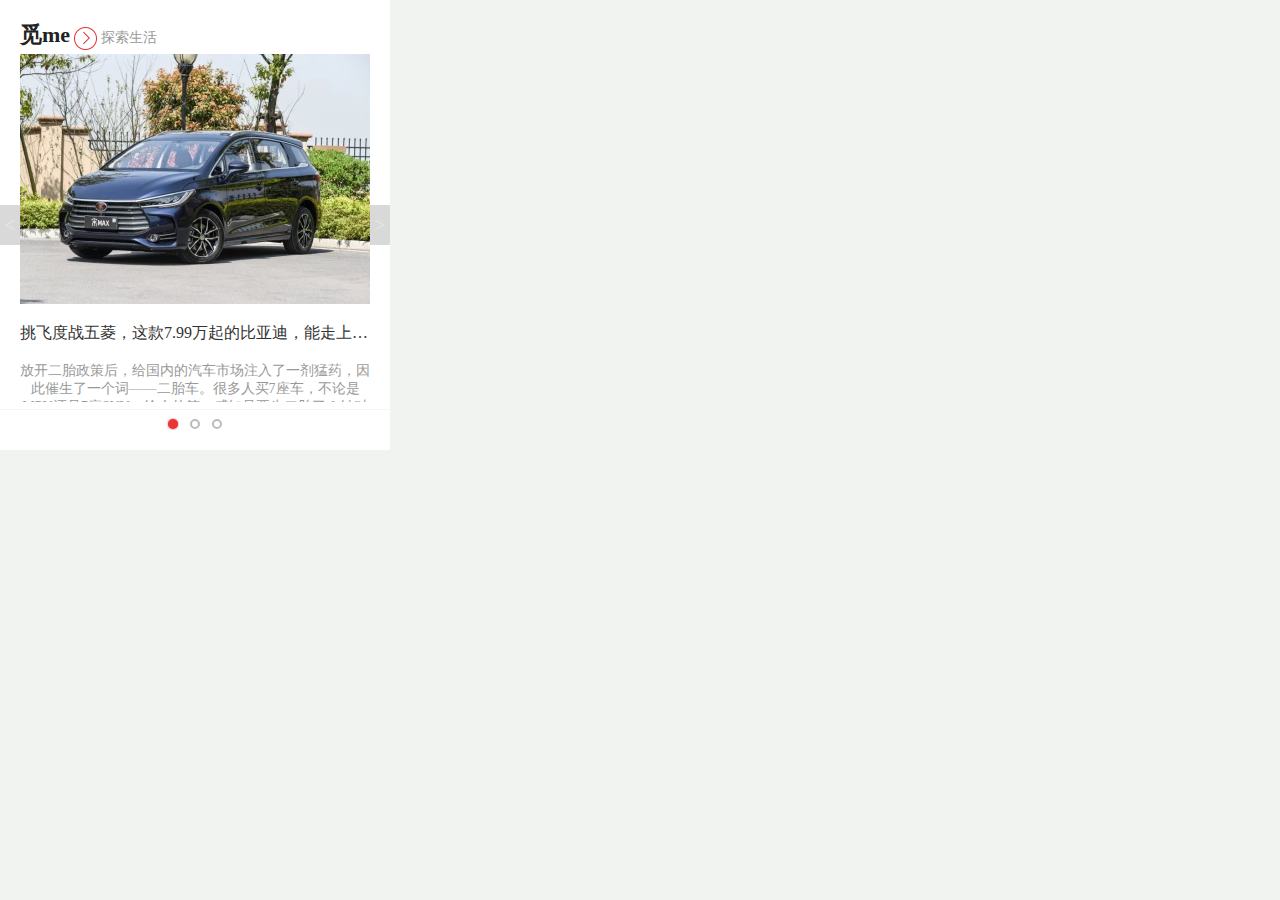
<file: 一期项目小特效/无缝轮播--培锋/index.html>
<!DOCTYPE html>
<html lang="en">
<head>
  <meta charset="UTF-8">
  <title>test</title>
  <style>
    *{
      padding:0;
      margin:0;
    }
    body{
      background:#F0F3EF;
    }
    /*觅me 探索生活*/
    .test{
      width:390px;
      height:450px;
      background: #fff;
      position: relative;
      /*margin:100px;*/
      padding:20px;
      box-sizing:border-box;
      overflow:hidden;
    }
    /*觅me 探索生活 --> 标题*/
    .test-title{
      margin-bottom: 4px;
    }
    .test-title>span:first-child{
      color:#222;
      font-size:22px;
      font-weight:bold;
    }
    .test-title img{
      vertical-align: middle;
    }
    .test-title>span:last-child{
      color:#999;
      font-size:14px;
    }

    /*觅me 探索生活 --> 滑动区域*/
    .test-scroll{
      width:1950px;
      height:355px;
      border-bottom:1px solid #f5f5f5;
      position: absolute;
      left:0;
      display: flex;
      justify-content:space-around;
      cursor:pointer;
    }
    .test-scroll-1{
      /*margin:0 20px;*/
      width:350px;
      height:355px;
      display: inline-block;
      /*border:1px solid;*/
    }
    /*觅me 探索生活 --> 滑动区域 --> 标题*/
    .test-scroll-1>span:first-of-type{
      display: inline-block;
      width:350px;
      height:50px;
      line-height: 50px;
      color:#333;
      font-size:16px;
      /*border:2px solid;*/
      overflow:hidden;
      text-overflow:ellipsis;
      white-space:nowrap;
    }
    .test-scroll-1>span:last-of-type{
      display: inline-block;
      width:350px;
      height:40px;
      color:#999;
      font-size:14px;
      /*border:2px solid;*/
      overflow:hidden;
      text-align:center;
    }

    /*觅me 探索生活 滚动按钮*/
    .test-scroll-btn{
      position: relative;
      top:355px;
      text-align:center;
    }
    .test-scroll-btn>span{
      display: inline-block;
      width:6px;
      height:6px;
      border:2px solid #b9beba;
      border-radius:50%;
      margin:10px 4px 0 4px;
      cursor:pointer;
    }
    .test-scroll-btn .selected{
      background: #eb3436;
      border:2px solid transparent;
      box-shadow:0 0 2px #eb3436;
    }
    /*觅me 探索生活 左右按钮*/
    .test-btn{
      width:100%;
      height:40px;
      position: absolute;
      left:0px;
      top:50%;
      margin-top:-20px;
      /*border:1px solid;*/
    }
    .test-btn>span{
      width:20px;
      height:40px;
      line-height:40px;
      text-align:center;
      display: inline-block;
      font-size:20px;
      background: #d9d9d9;
      color:hsla(0,0%,100%,.4);
    }
    .test-btn>span:last-child{
      float:right;
    }
    .test-btn>span:hover{
      cursor:pointer;
      background: #999999;
    }
  </style>
</head>
<script type="text/javascript" src="./js/jquery-1.8.3.min.js"></script>
<body>
<!-- /*觅me 探索生活*/ -->
  <div class="test">
  <!-- 觅me 探索生活 》 标题 -->
    <div class="test-title">
      <span>觅me</span>
      <img src="./images/logo.png" alt="">
      <span>探索生活</span>
    </div>
  <!-- 觅me 探索生活  滑动区域   -->
    <div class="test-scroll" style="left:-390px">
      <div class="test-scroll-1">
        <img src="./images/3.webp" alt="">
        <br>
        <span>看中性价比和安全，17万出头买福特翼虎值得吗？</span>
        <br>
        <span>
          预算十七八万，如果要选择合资紧凑型SUV，选择面其实并不多，几款老牌劲旅，本田CR-V、日产奇骏、丰田RAV4、福特翼虎、马自达CX-5，而且这个价位能选择的，大多数是这些车型的中低配，甚至是低配，所以就需要消费者在这其中做选择的时候，权衡方方面面的因素要更多了，这些车型都有自己的消费者群体。
        </span>
      </div>
      <div class="test-scroll-1">
        <img src="./images/1.webp" alt="">
        <br>
        <span>挑飞度战五菱，这款7.99万起的比亚迪，能走上神坛？</span>
        <br>
        <span>
          放开二胎政策后，给国内的汽车市场注入了一剂猛药，因此催生了一个词——二胎车。很多人买7座车，不论是MPV还是7座SUV，给人的第一感知是要生二胎了？针对二胎车，合资品牌推出众多相应的车型，自主品牌更是纷纷效仿。但由于自主品牌自身在研发的不足，导致中国的“二胎车”缺乏国际范，不过下面这款比亚迪车型，或许颠覆我们对自主MPV的看法，走上神坛！
        </span>
      </div>
      <div class="test-scroll-1">
        <img src="./images/2.webp" alt="">
        <br>
        <span>133万全款订车三年后提车，也就特斯拉能干得出来</span>
        <br>
        <span>
          众筹搞项目在前俩年就像现如今的共享经济一样繁荣，其中混着不少投机分子盯着老百姓的荷包忽悠，当然也有不少蛮不错的项目，让好的概念得以面市，只不过众筹这种形式都是玩玩小钱的，大不了就万把块钱，然而这个地球就有人牛气，搞个项目能哄的全球的有钱人乖乖掏钱，而且一套就是133万......
        </span>
      </div>
      <div class="test-scroll-1">
        <img src="./images/3.webp" alt="">
        <br>
        <span>看中性价比和安全，17万出头买福特翼虎值得吗？</span>
        <br>
        <span>
          预算十七八万，如果要选择合资紧凑型SUV，选择面其实并不多，几款老牌劲旅，本田CR-V、日产奇骏、丰田RAV4、福特翼虎、马自达CX-5，而且这个价位能选择的，大多数是这些车型的中低配，甚至是低配，所以就需要消费者在这其中做选择的时候，权衡方方面面的因素要更多了，这些车型都有自己的消费者群体。
        </span>
      </div>
      <div class="test-scroll-1">
        <img src="./images/1.webp" alt="">
        <br>
        <span>挑飞度战五菱，这款7.99万起的比亚迪，能走上神坛？</span>
        <br>
        <span>
          放开二胎政策后，给国内的汽车市场注入了一剂猛药，因此催生了一个词——二胎车。很多人买7座车，不论是MPV还是7座SUV，给人的第一感知是要生二胎了？针对二胎车，合资品牌推出众多相应的车型，自主品牌更是纷纷效仿。但由于自主品牌自身在研发的不足，导致中国的“二胎车”缺乏国际范，不过下面这款比亚迪车型，或许颠覆我们对自主MPV的看法，走上神坛！
        </span>
      </div>
    </div>
  <!-- 觅me 探索生活 滚动按钮 -->
    <div class="test-scroll-btn">
      <span class="selected"></span>
      <span></span>
      <span></span>
    </div>
  <!-- 觅me 探索生活 左右按钮 -->
    <div class="test-btn">
      <span class="pre">&lt;</span>
      <span class="next">&gt;</span>
    </div>
  </div>
</body>
<script>
$(function(){
  var timer=null;
  var i=1;

  $('.next').click(function(){
    i++;
    moveImg(i);
  });

  $('.pre').click(function(){
    i--;
    moveImg(i);
  });

  $('.test-scroll-btn span').click(function(){
    var _index=$(this).index()+1;
    i=_index;
    moveImg(i);
  });
  // i的作用：决定下一张图片是谁————也就是说ul的left是多少。
  // $('.list').css({ left)的值是从图a过度是此时的ul的left。

  function moveImg(){
    //到最后一张时 6(1) --> 1(2)
    console.log(i);
    if (i==4) {
      i=1;
      $('.test-scroll').css({'left':'0'});
    }

    // // 是第一张
    if(i==0){
      i=3;
      console.log(i);
      $('.test-scroll').css({left:(4*-390)});
      // $('.test-scroll').stop().animate({'left':-390*i+'px'},1000);
    }

    $('.test-scroll').stop().animate({'left':-390*i+'px'},1000);

    if (i==4) {
      $('.test-scroll-btn span').eq(0).addClass('selected').siblings().removeClass('selected');
    }else{
      $('.test-scroll-btn span').eq(i-1).addClass('selected').siblings().removeClass('selected');
    }

  }

})
</script>
</html>
</file>
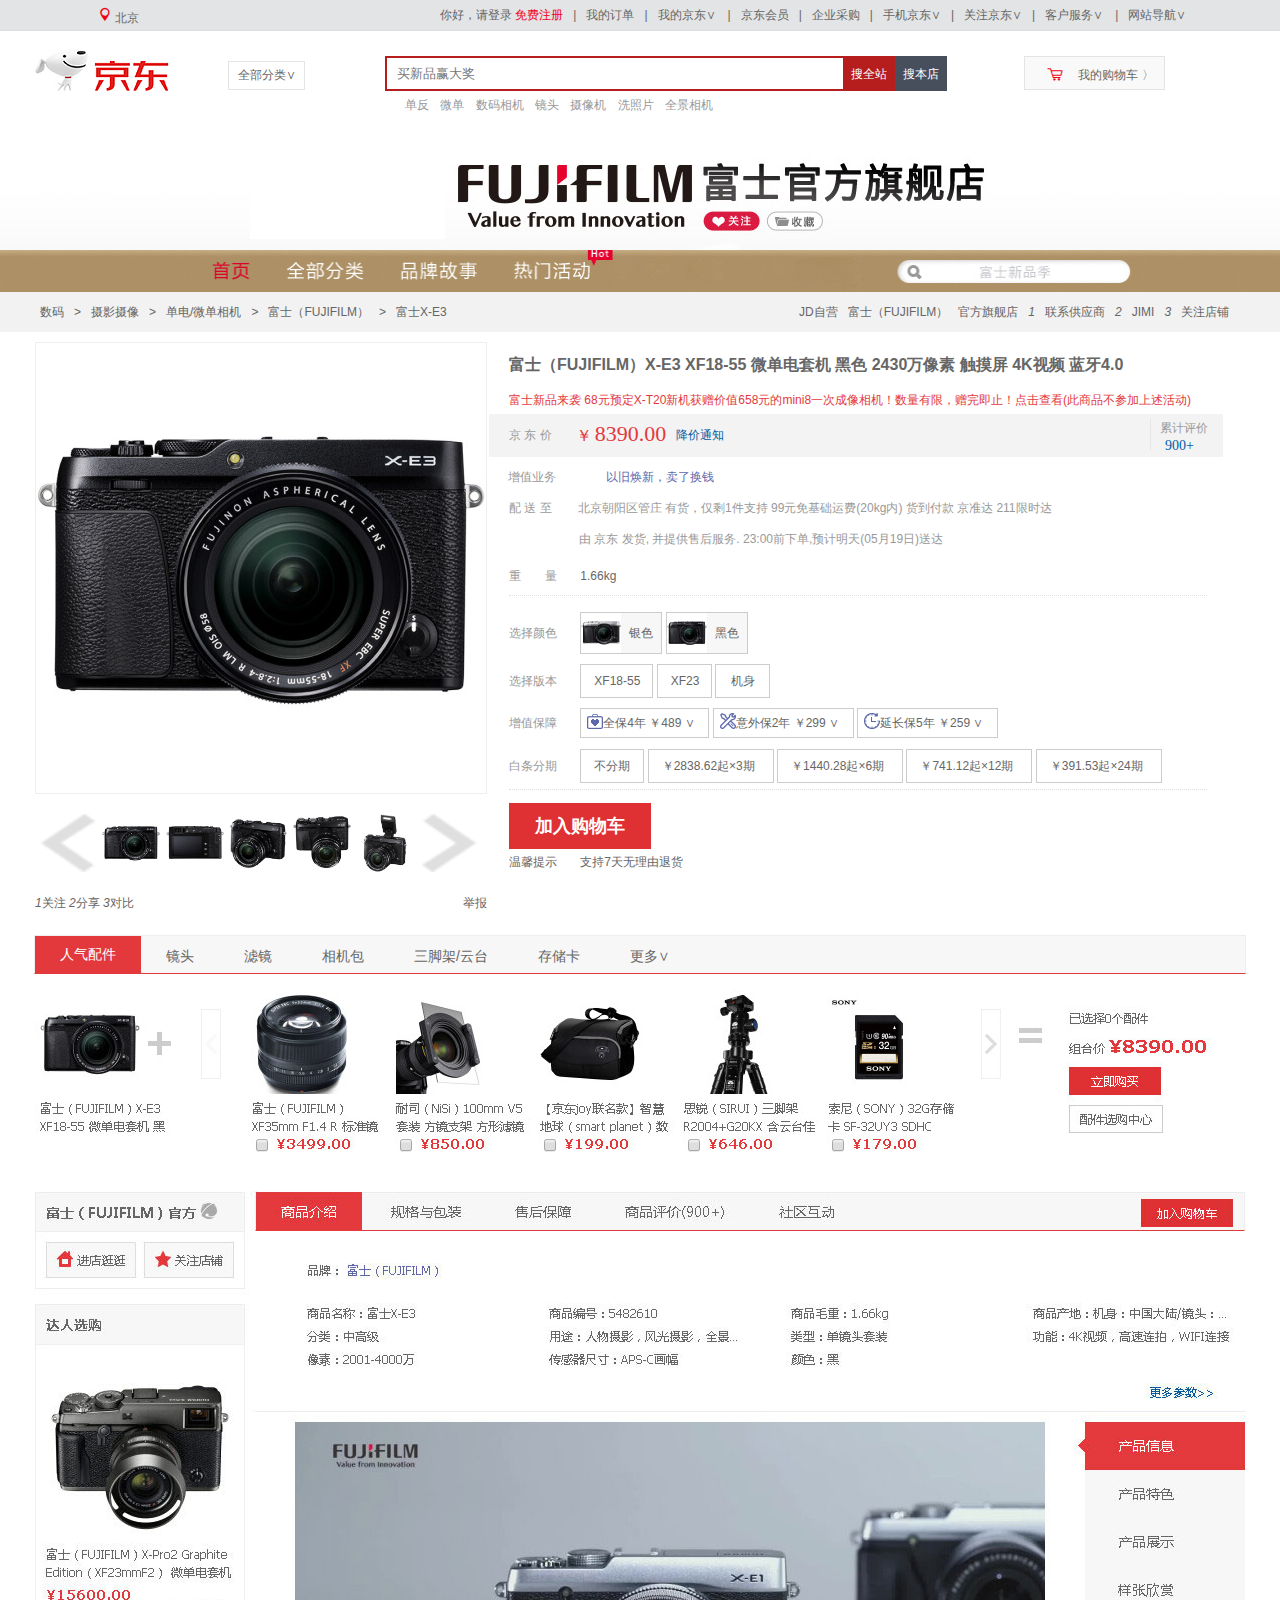
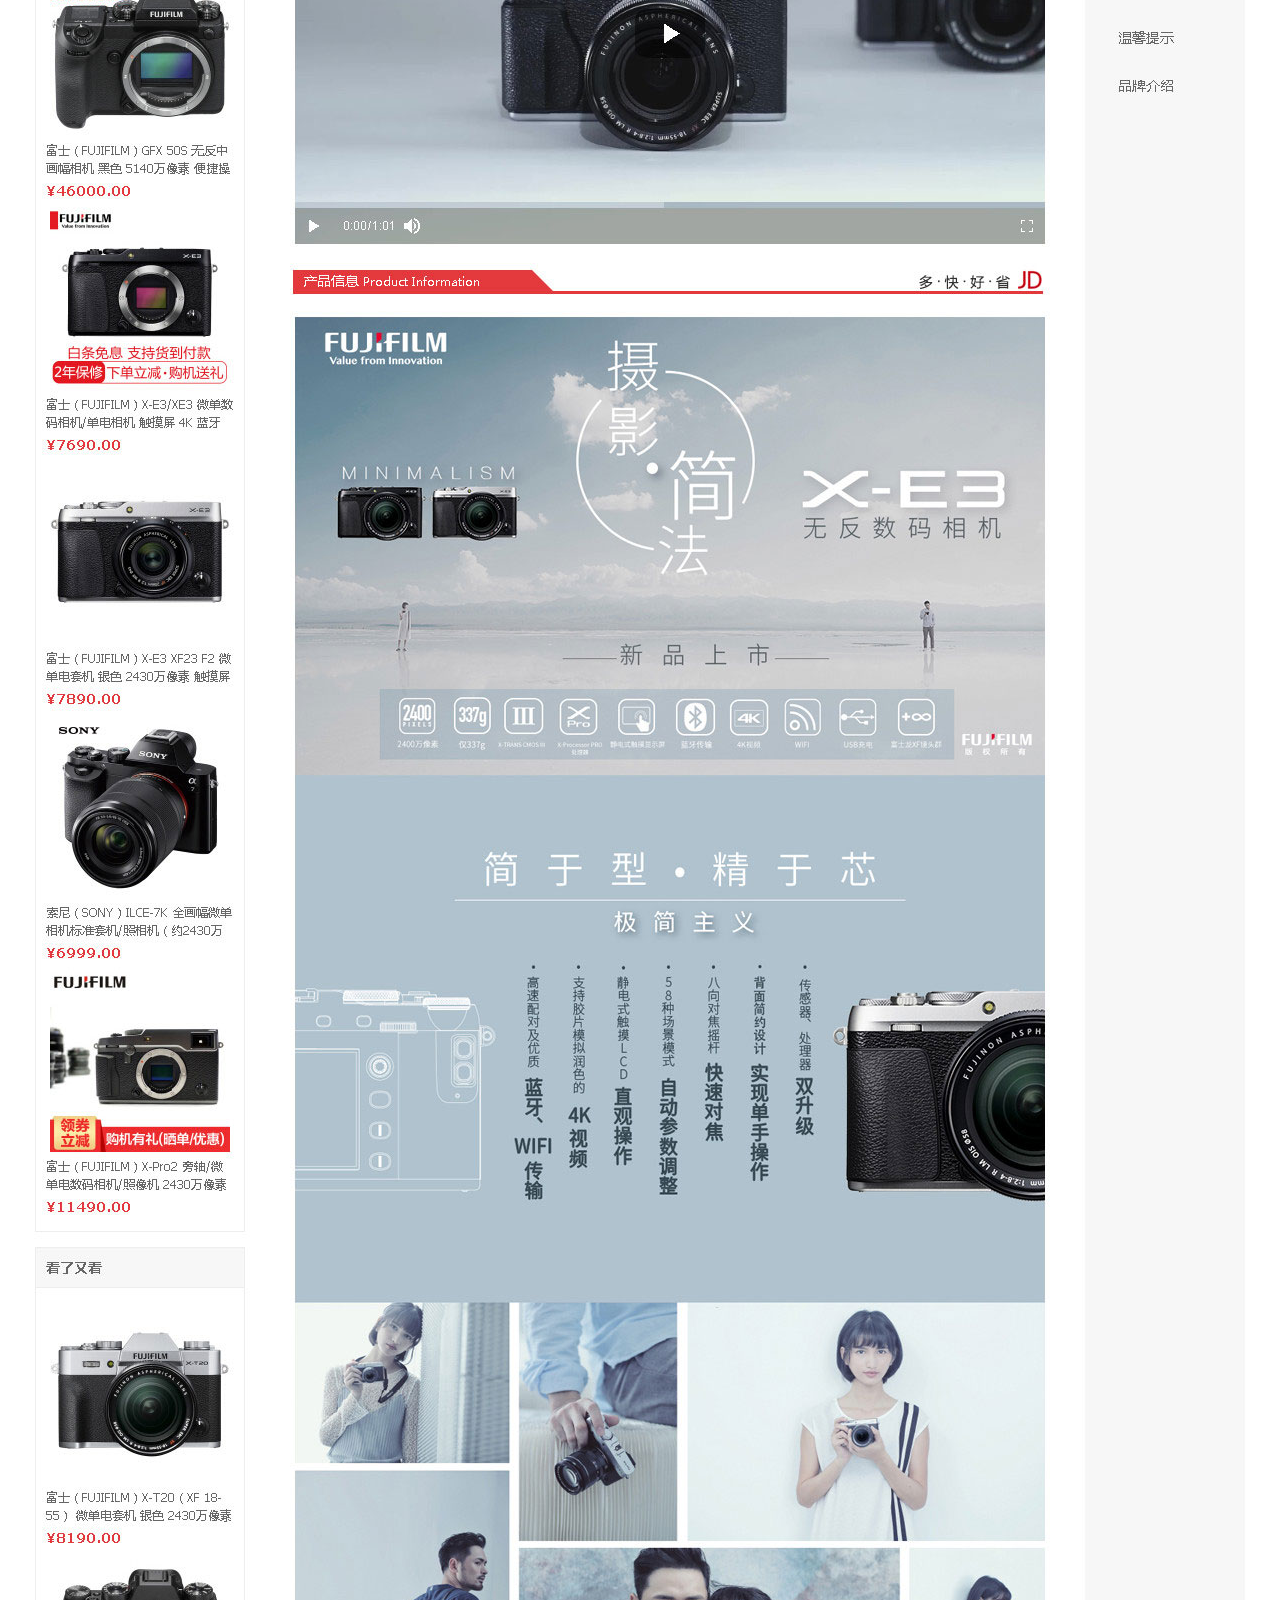
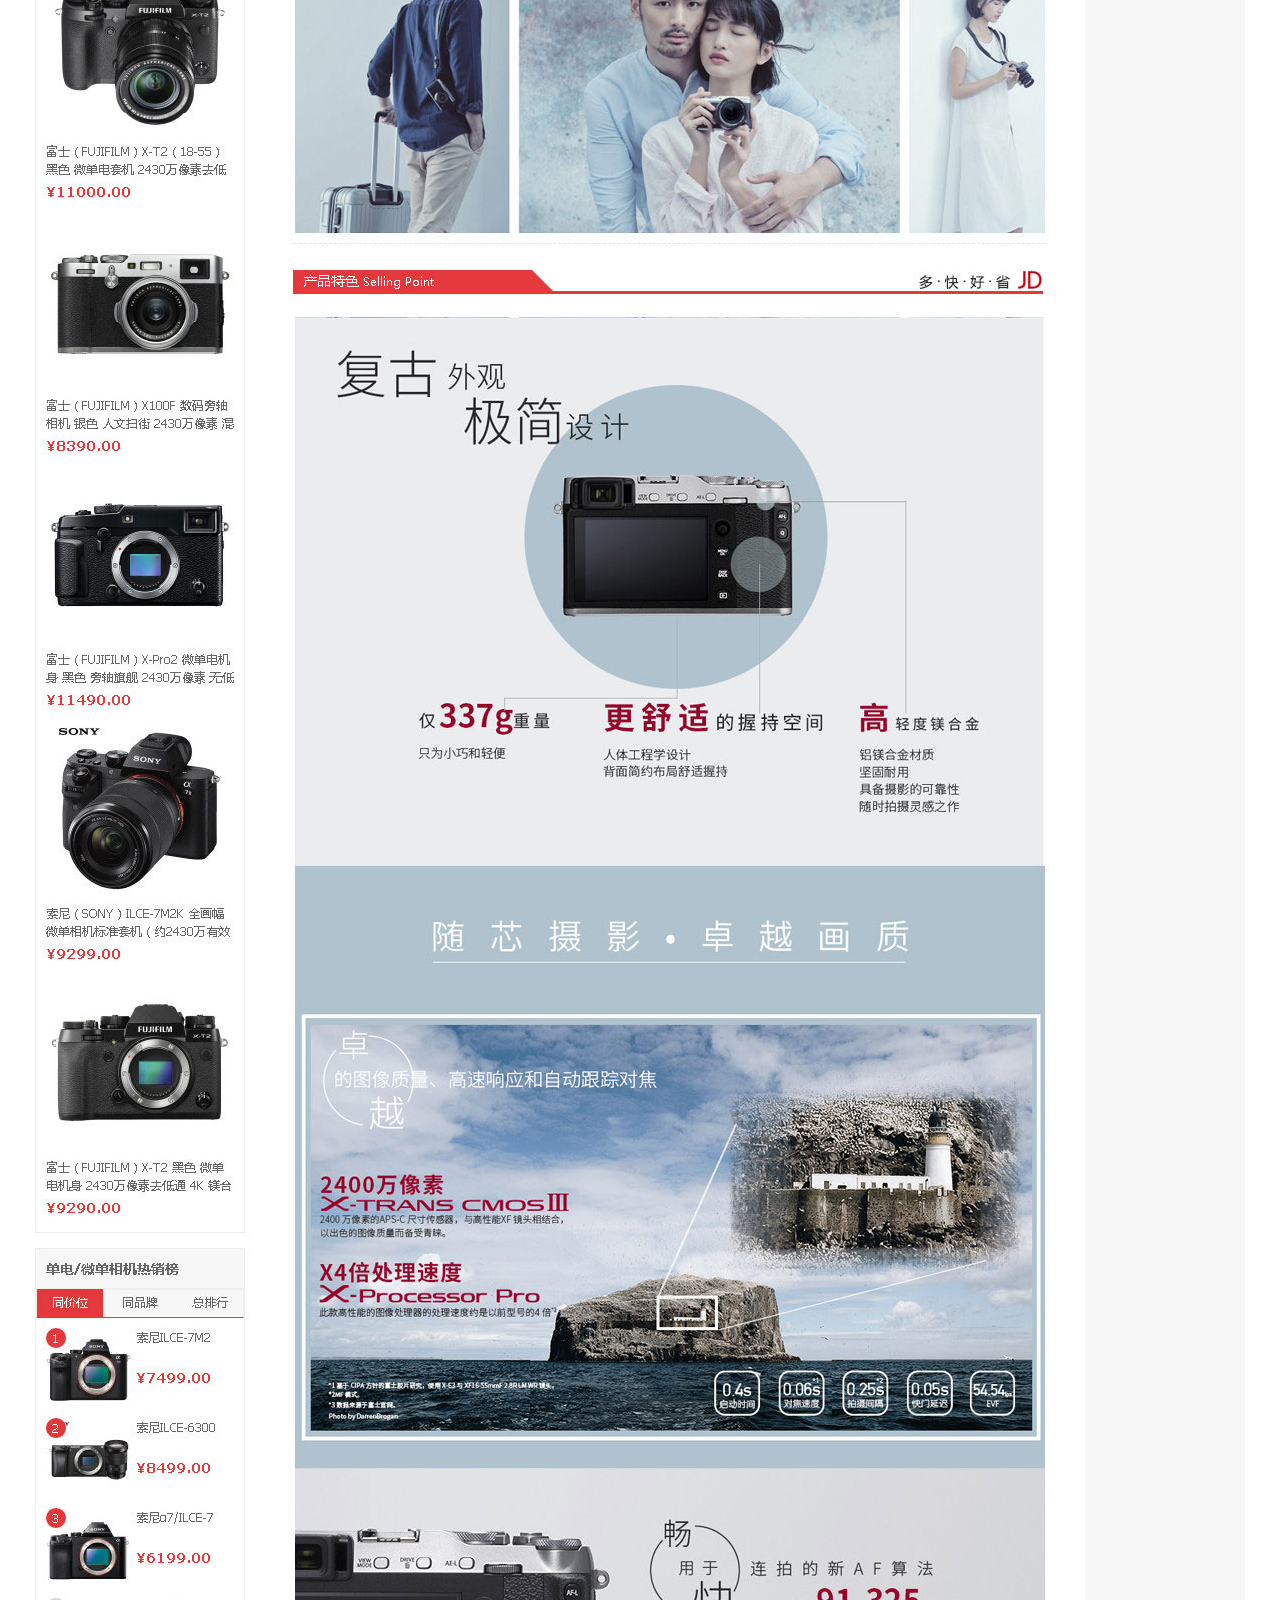
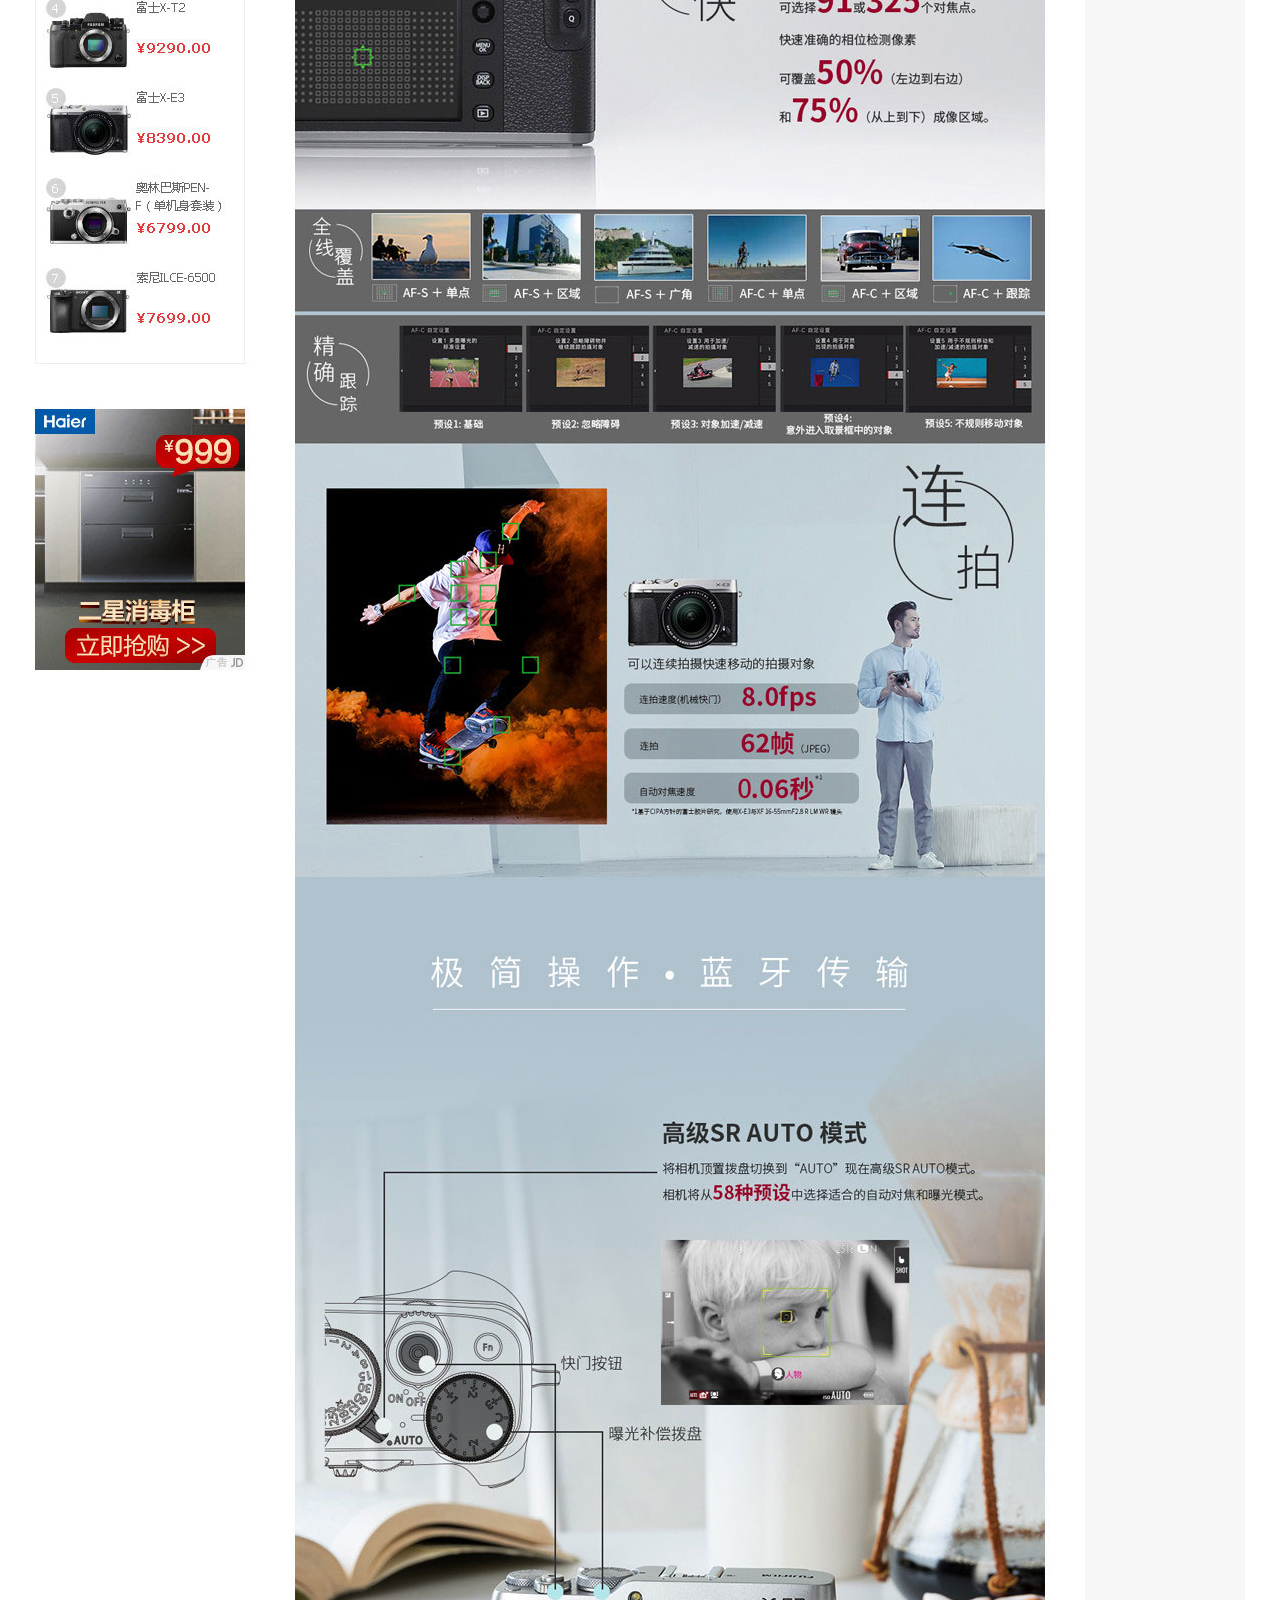
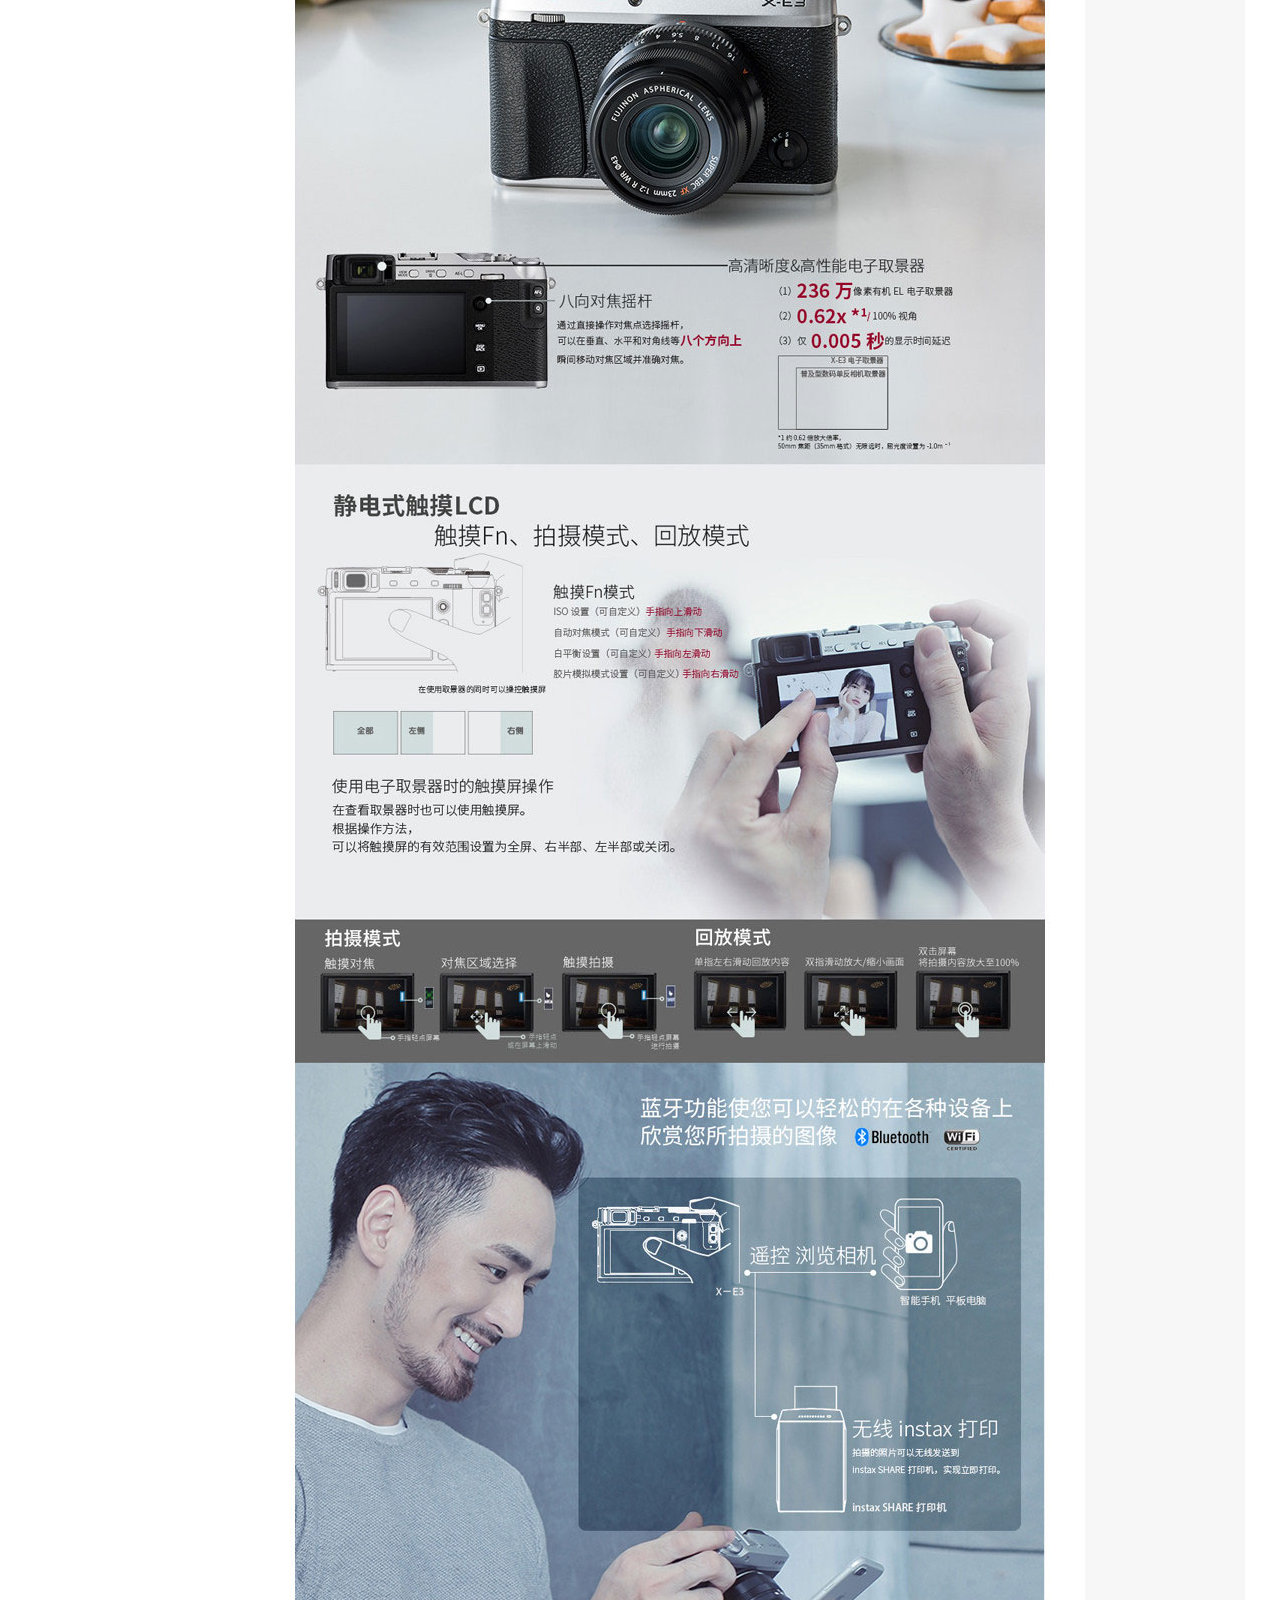
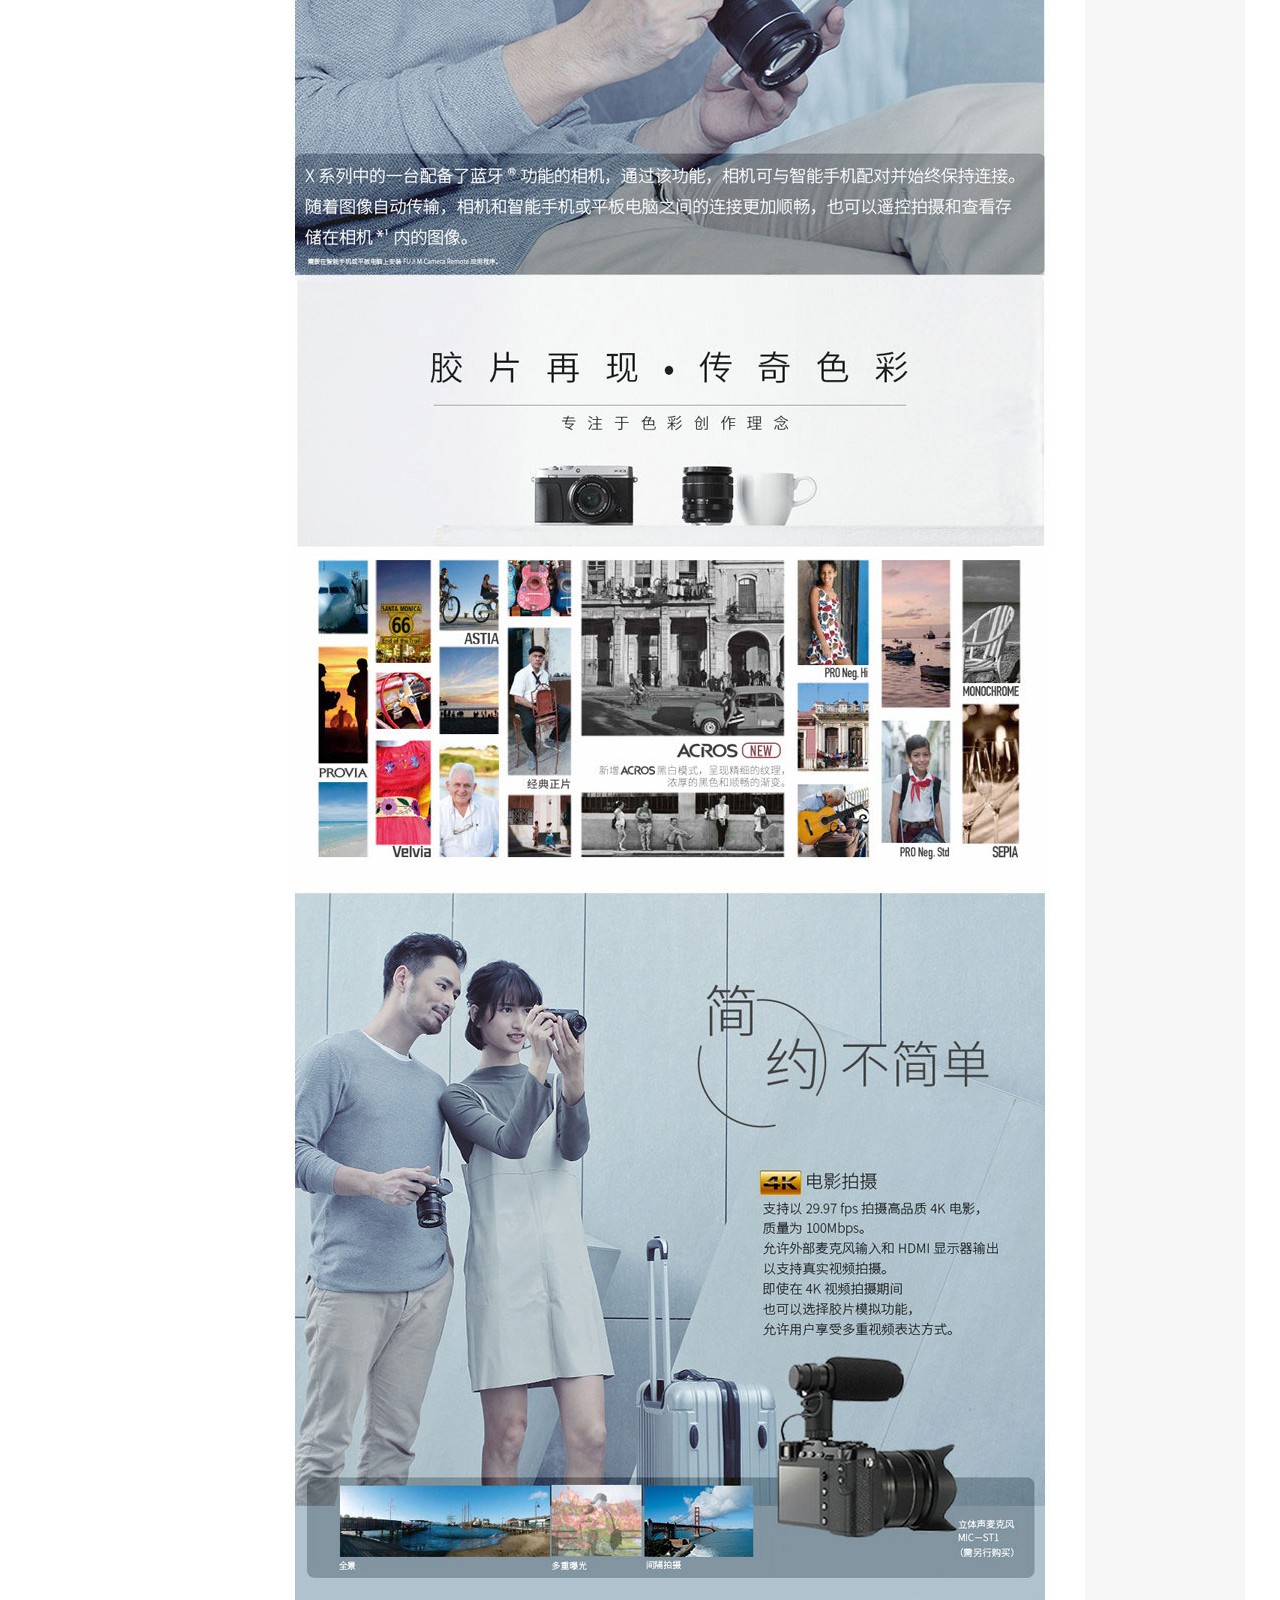
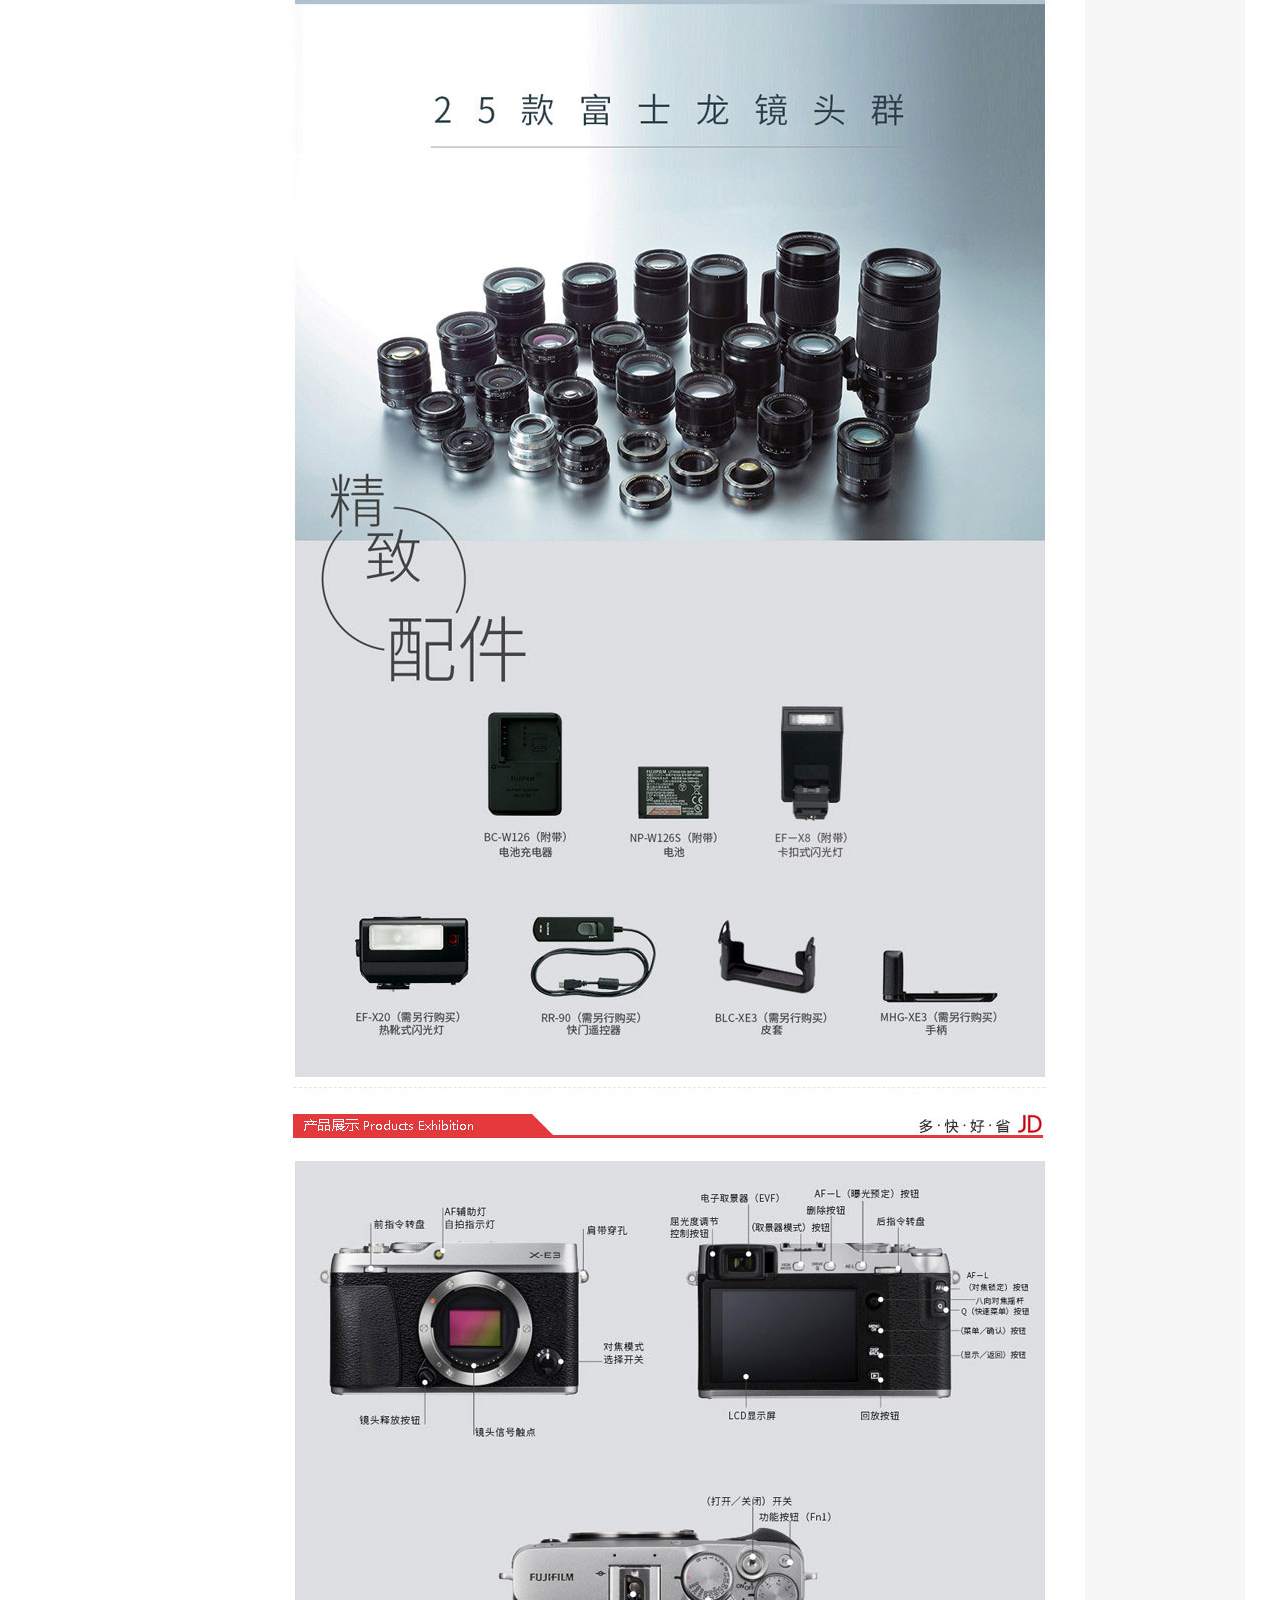
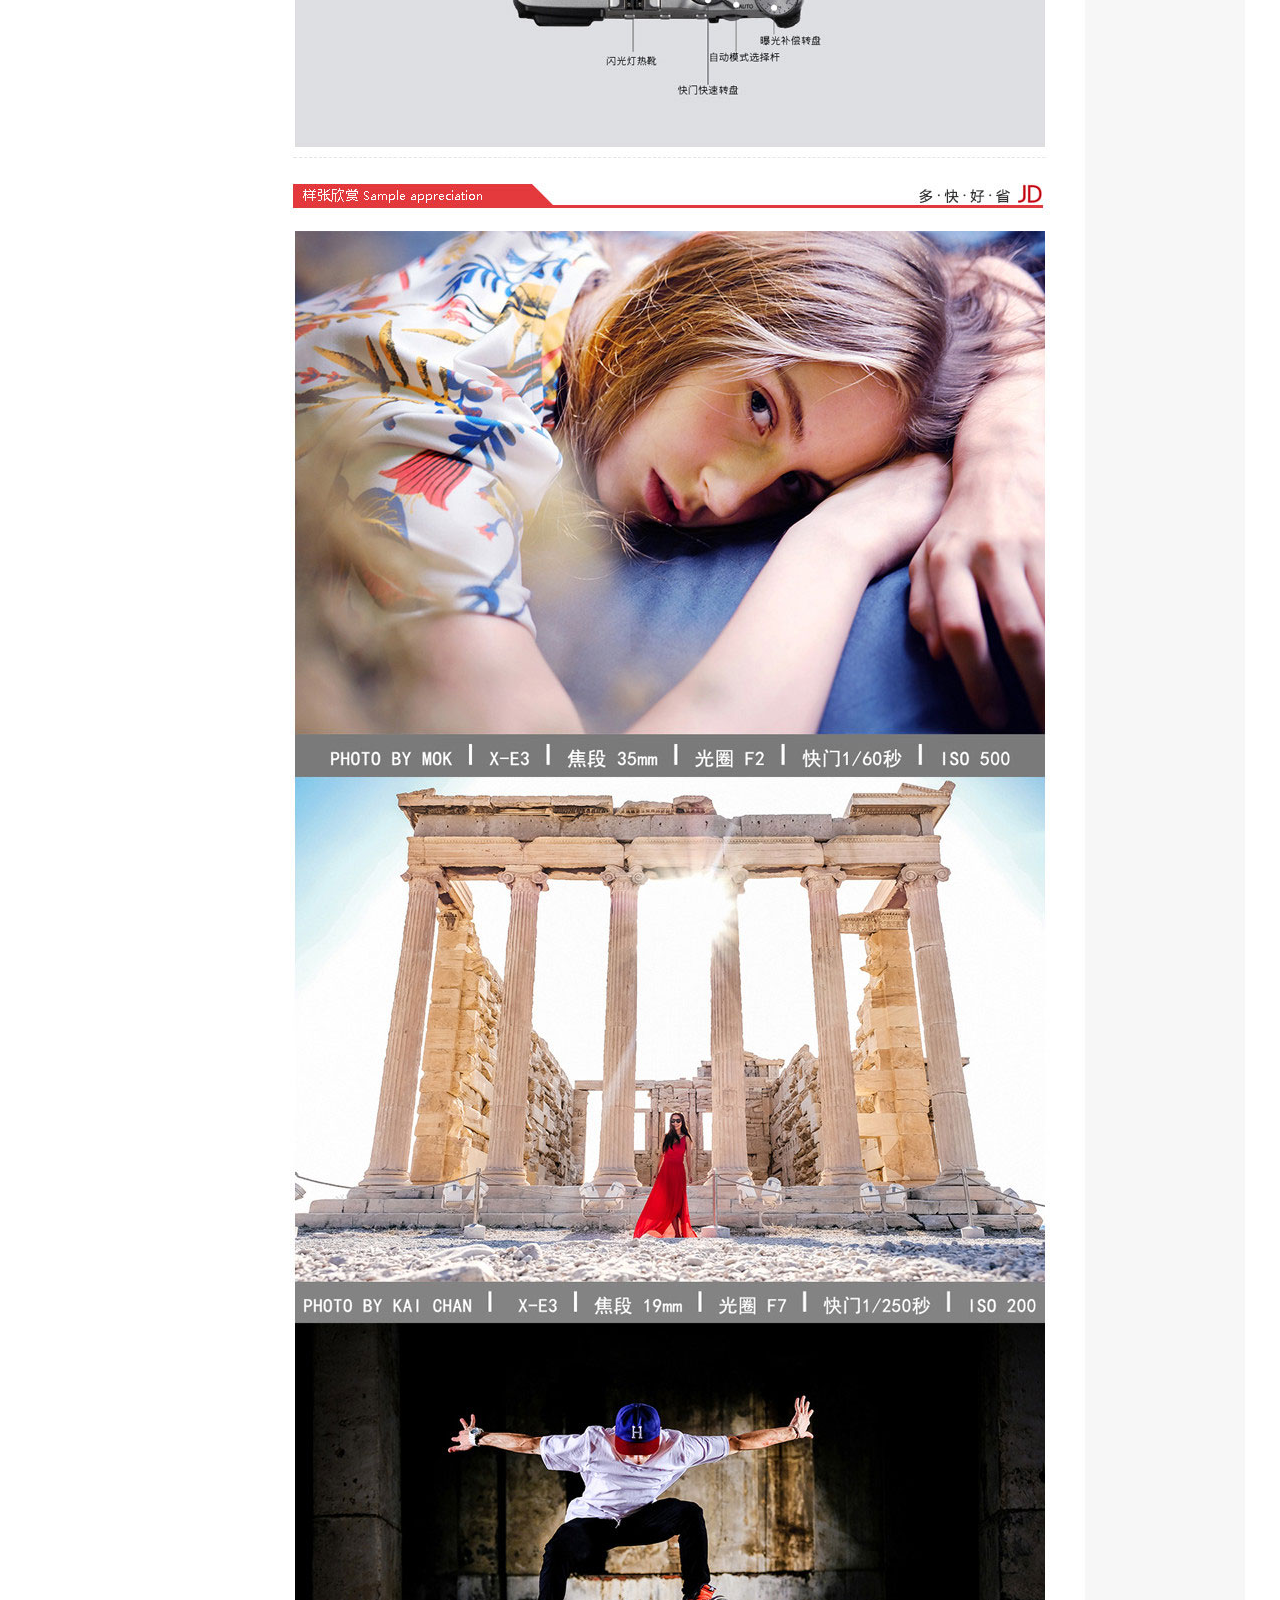
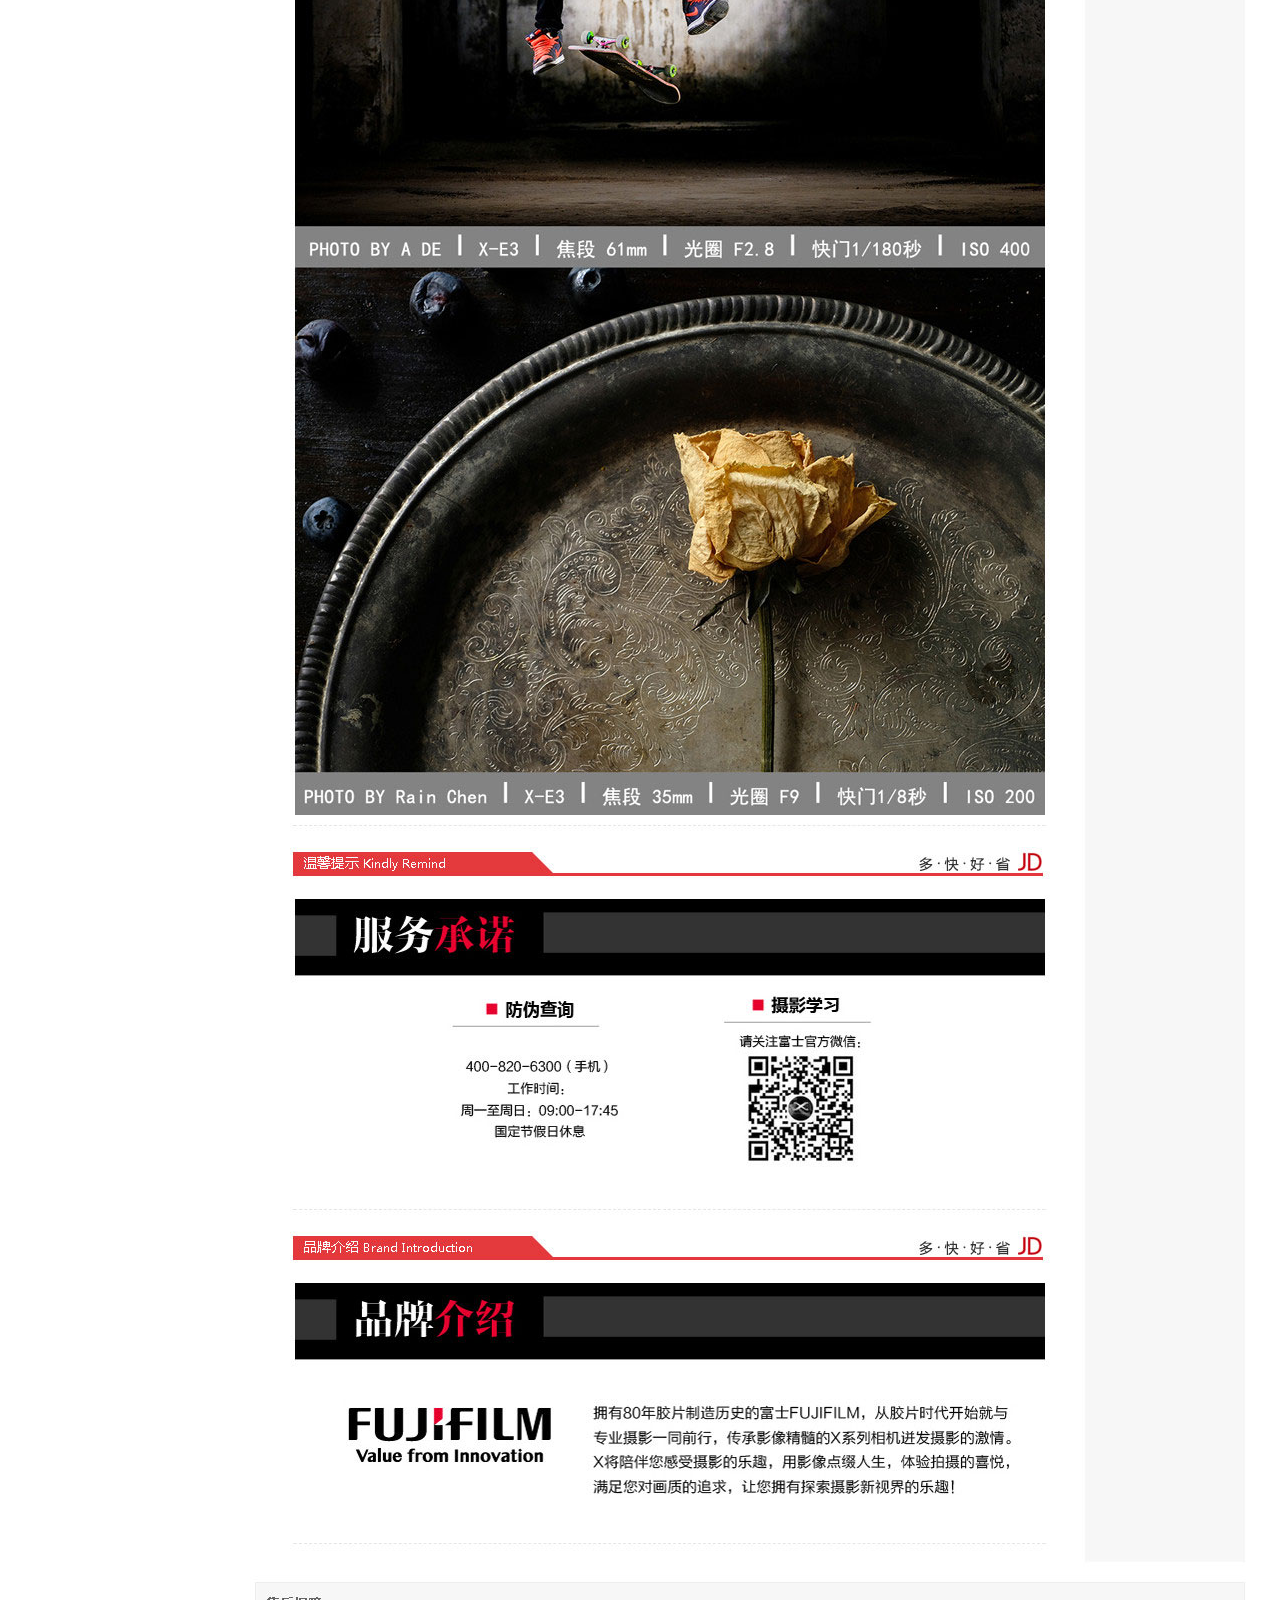
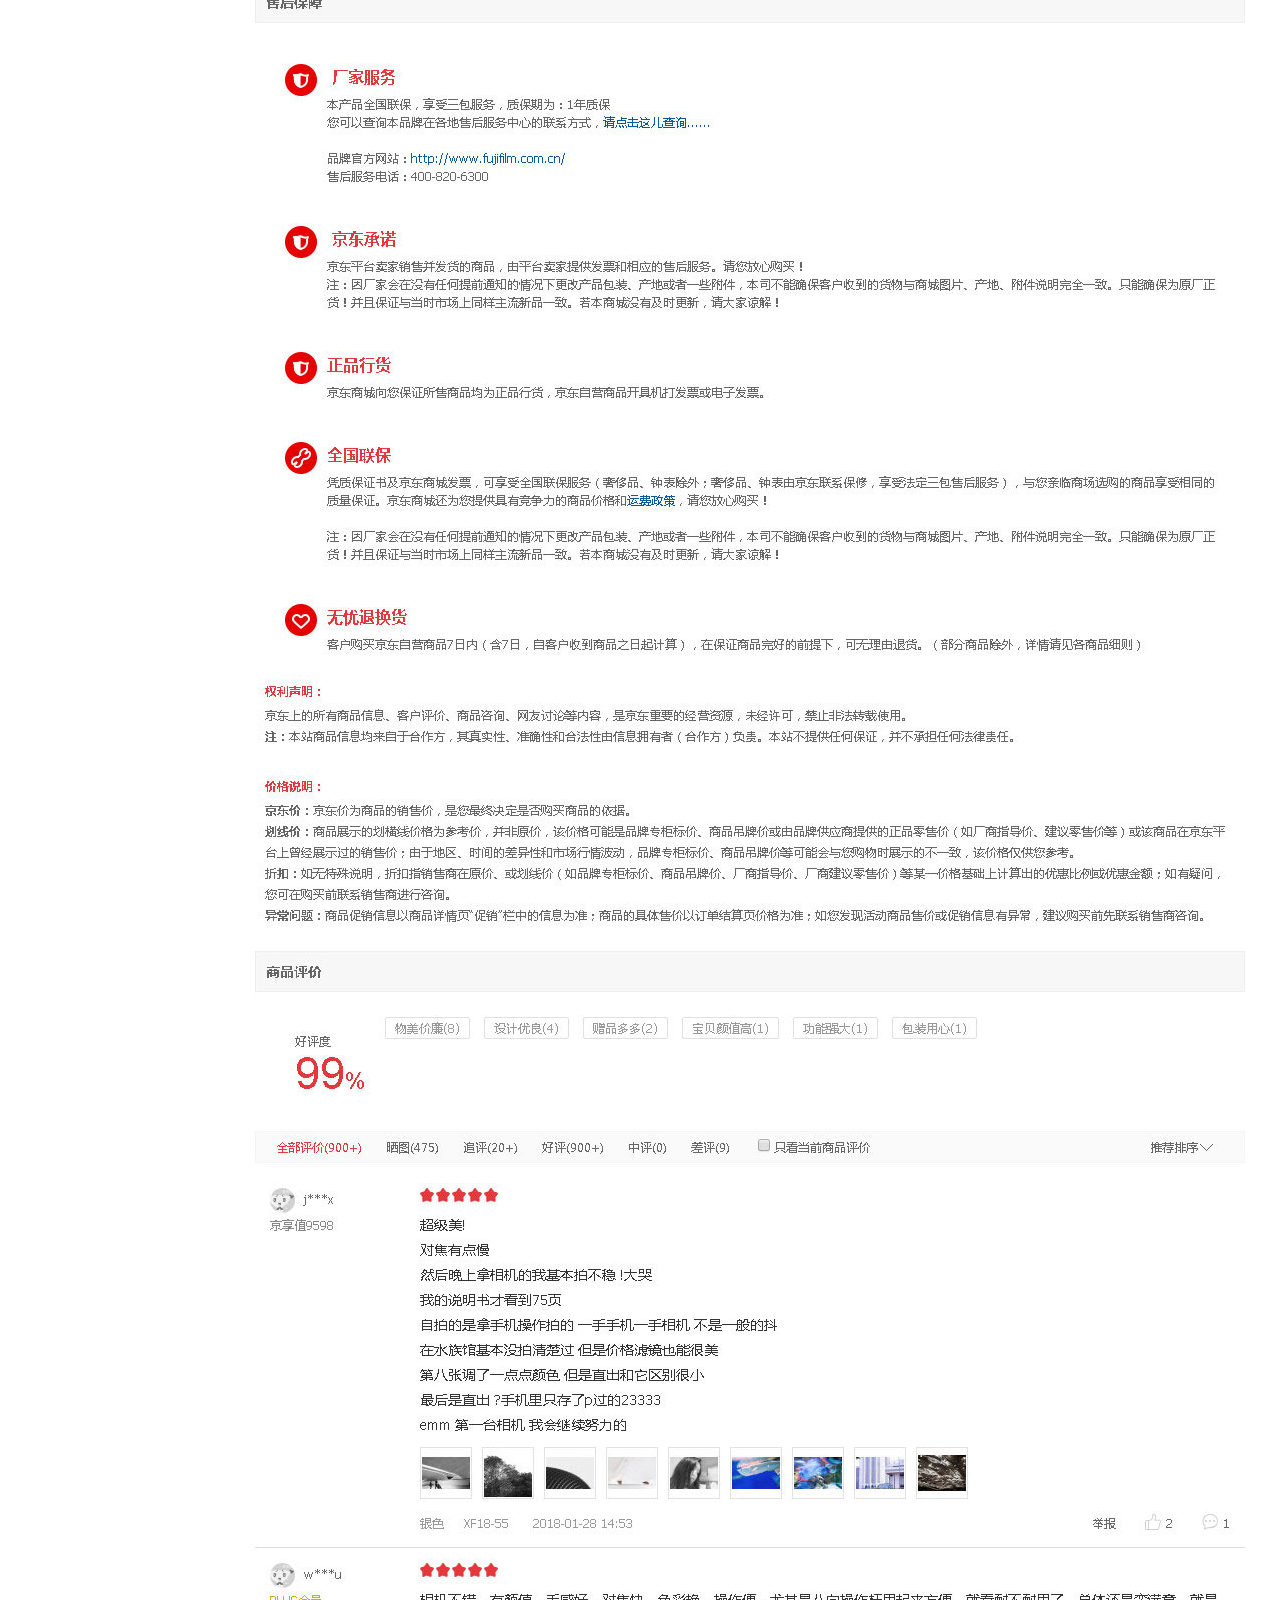
<file: details.html>
<!DOCTYPE html>
<html lang="en">
    <head>
        <meta charset="utf-8">
        <!-- 使用IE最新版本渲染 -->
        <meta http-equiv="X-UA-Compatible" content="IE=Edge">
        <!-- 浏览器 优先使用 webkit内核-->
        <meta name="renderer" content="webkit">
        <script src="js/jquery-1.8.3.min.js"></script>
        <!-- <script src="js/jq.js"></script> -->
        <script src="js/jq2.js"></script>
        <link href="./images/favicon.ico" rel="shortcut icon" type="image/x-icon">
        <link rel="stylesheet" type="text/css" href="./css/iconfont.css">
        <link rel="stylesheet" type="text/css" href="./css/iconfont2.css">
        <link rel="stylesheet" type="text/css" href="./css/iconfont3.css">
        <link rel="stylesheet" type="text/css" href="./css/reset.css">
        <!-- <link rel="stylesheet" type="text/css" href="./css/index.css"> -->
        <link rel="stylesheet" type="text/css" href="./css/xiangqing.css">
        <title>【富士X-E3】富士（FUJIFILM）X-E3 XF18-55 微单电套机 黑色 2430万像素 触摸屏 4K视频 蓝牙4.0【行情 报价 价格 评测】-京东</title>
         <!-- IE9以下执行代码 -->
        <!--[if lt IE 9]>
            <srcipt src="./js/html5shiv.js"></script>
        <![endif]-->
        <!--[if lt IE 8]>
            <script src="./js/selectivizr-min.js"></script>
        <![endif]-->
    </head>


    <body>
    <!-- scroll -->
    <div id="search" class="search-fix">
      <div class="search-m">
        <div class="search_logo">
          <a href="//www.jd.com" class="search_logo_lk" clstag="h|keycount|head|logo_01">京东，多快好省</a>
        </div>
        <ul id="shelper" style="display: none"></ul>
        <div id="header-top-wrap-two">
            <i class="iconfont icon-zhaoxiangji"></i>
            <input type="text" name="text" id="search-aaa-two" placeholder="买新品赢大奖"><button id="button"><i class="iconfont icon-sousuo"></i></button>
        </div>
      </div>
    </div>

    <!-- <div id="advertising_container">
        <div id="advertising">
            <i class="iconfont icon-cuowuguanbiquxiao-fangkuang"></i>
        </div>
    </div> -->

        <!-- 导航栏开始 -->
        <div id="navigation_header_wrap">
        <div id="navigation_bar_container">
            <div id="navigation_bar" class="w">

                <ul>
                    <!-- <div id="jd-logo"></div> -->
                    <!-- <div id="jd-logo-wrap">
                    <a href="#" id="jd-logo"></a>
                    </div> -->
                    <li>
                        <span><i class="iconfont icon-dingwei"></i><span>北京</span></span>
                        <div>
                            <ul>
                                <li><a id="bj-hs" href="#">北京</a></li>
                                <li><a href="#">上海</a></li>
                                <li><a href="#">天津</a></li>
                                <li><a href="#">重庆</a></li>
                                <li><a href="#">河北</a></li>
                            </ul>
                            <ul>
                                <li><a href="#">山西</a></li>
                                <li><a href="#">河南</a></li>
                                <li><a href="#">辽宁</a></li>
                                <li><a href="#">吉林</a></li>
                                <li><a href="#">黑龙江</a></li>
                            </ul>
                            <ul>
                                <li><a href="#">内蒙古</a></li>
                                <li><a href="#">江苏</a></li>
                                <li><a href="#">山东</a></li>
                                <li><a href="#">安徽</a></li>
                                <li><a href="#">浙江</a></li>
                            </ul>
                            <ul>
                                <li><a href="#">福建</a></li>
                                <li><a href="#">湖北</a></li>
                                <li><a href="#">湖南</a></li>
                                <li><a href="#">广东</a></li>
                                <li><a href="#">广西</a></li>
                            </ul>
                            <ul>
                                <li><a href="#">江西</a></li>
                                <li><a href="#">四川</a></li>
                                <li><a href="#">海南</a></li>
                                <li><a href="#">贵州</a></li>
                                <li><a href="#">云南</a></li>
                            </ul>
                            <ul>
                                <li><a href="#">西藏</a></li>
                                <li><a href="#">陕西</a></li>
                                <li><a href="#">甘肃</a></li>
                                <li><a href="#">青海</a></li>
                                <li><a href="#">宁夏</a></li>
                            </ul>
                            <ul>
                                <li><a href="#">新疆</a></li>
                                <li><a href="#">港澳</a></li>
                                <li><a href="#">台湾</a></li>
                                <li><a href="#">钓鱼岛</a></li>
                                <li><a href="#">海外</a></li>
                            </ul>
                            <div id="dotted"></div>
                        <div>
                            <p>Available Sites</p>
                            <p><a href="#">Global Site</a> <a href="#">Сайт России</a></p>
                            <p><a href="#">Situs Indonesia</a></p>
                        </div>
                        </div>

                    </li>
                </ul>

                <ul>
                    <li><a href="#">你好，请登录</a> <span><a href="#">免费注册</a></span></li><li>|</li>
                    <li><a href="#">我的订单</a></li><li>|</li>
                    <li id="myjd"><a href="#">我的京东∨</a>
                        <div id="myjd-content">
                            <p><a href="#">待处理订单</a><a href="#">消息</a></p>
                            <p><a href="#">返修退换货</a><a href="#">我的问答</a></p>
                            <p><a href="#">降价商品</a><a href="#">我的关注</a></p>
                            <div id="myjd-dotted"></div>
                            <p><a href="#">我的京豆</a><a href="#">我的优惠券</a></p>
                            <p><a href="#">我的白条</a><a href="#">我的理财</a></p>
                        </div>
                    </li><li>|</li>
                    <li><a href="#">京东会员</a></li><li>|</li>
                    <li><a href="#">企业采购</a></li><li>|</li>
                    <li id="sjjd">手机京东∨
                        <!-- <div></div> -->
                        <!-- <div></div> -->
                        <img id="sjjd-img" src="./images/2018-05-17_222151.jpg">
                    </li><li>|</li>
                    <li id="sjjd">关注京东∨
                        <!-- <div></div> -->
                        <!-- <div></div> -->
                        <img id="sjjd-img" src="./images/2018-05-17_222151.jpg">
                    </li><li>|</li>
                    <li id="khfw">客户服务∨
                        <div id="khfw-content">
                            <p><a href="#" id="kh">客户</a></p>
                            <p><a href="#">帮助中心</a><a href="#">售后服务</a></p>
                            <p><a href="#">在线客服</a><a href="#">意见建议</a></p>
                            <p><a href="#">电话客服</a><a href="#">客服邮箱</a></p>
                            <p><a href="#">金融咨询</a><a href="#">全球售客服</a></p>
                            <div id="myjd-dotted"></div>
                            <p><a href="#" id="sh">商户</a></p>
                            <p><a href="#">合作招商</a><a href="#">学习中心</a></p>
                            <p><a href="#">商家后台</a><a href="#">京麦工作台</a></p>
                            <p><a href="#">商家帮助</a><a href="#">规则平台</a></p>
                        </div>
                    </li><li>|</li>
                    <li id="wzdh">网站导航∨
                        <div id="wzdh-content">
                            <div>
                                <p>特色主题</p>
                                <p><a href="#">京东试用</a><a href="#">京东金融</a><a href="#">全球售</a><a href="#">国际站</a></p>
                                <p><a href="#">京东会员</a><a href="#">京东预售</a><a href="#">买什么</a><a href="#">俄语站</a></p>
                                <p><a href="#">装机大师</a><a href="#">0元评测</a><a href="#">定期送</a><a href="#">港澳售</a></p>
                                <p><a href="#">优惠券</a><a href="#">秒杀</a><a href="#">闪购</a><a href="#">印尼站</a></p>
                                <p><a href="#">京东金融科技</a><a href="#">In货推荐</a><a href="#">陪伴计划</a><a href="#">出海招商</a></p>
                            </div>
                            <div>
                                <p>行业频道</p>
                                <p><a href="#">手机</a><a href="#">智能数码</a><a href="#">玩3C</a></p>
                                <p><a href="#">电脑办公</a><a href="#">家用电器</a><a href="#">京东智能</a></p>
                                <p><a href="#">服装城</a><a href="#">京东生鲜</a><a href="#">家装城</a></p>
                                <p><a href="#">母婴</a><a href="#">食品</a><a href="#">农资频道</a></p>
                                <p><a href="#">京东到家车</a><a href="#">图书</a><a href="#">京东元器件</a></p>
                                </div>
                            <div>
                                <p>生活服务</p>
                                <p><a href="#">京东众筹</a><a href="#">白条</a><a href="#">京东金融App</a></p>
                                <p><a href="#">京东小金库</a><a href="#">理财</a><a href="#">智能家电</a></p>
                                <p><a href="#">话费</a><a href="#">水电煤</a><a href="#">彩票</a></p>
                                <p><a href="#">旅行</a><a href="#">机票酒店</a><a href="#">电影票</a></p>
                                <p><a href="#">京东到家</a><a href="#">游戏</a></p>
                            </div>
                            <div>
                                <p>更多精选</p>
                                <p><a href="#">合作招商</a><a href="#">京东通信</a><a href="#">京东E卡</a></p>
                                <p><a href="#">企业采购</a><a href="#">服务市场</a><a href="#">办公生活馆</a></p>
                                <p><a href="#">乡村招募</a><a href="#">校园加盟</a><a href="#">京友邦</a></p>
                                <p><a href="#">智能社区</a><a href="#">游戏社区</a><a href="#">知识产权维权</a></p>
                            </div>
                        </div>
                    </li><!-- <li>|</li> -->

                </ul>

            </div>
        </div>
        <!-- 导航栏结束 -->

        <!-- 头部开始 -->
        <header id="header-wrap">
            <div id="header" class="xiangqing-w">

                <div id="header-top">

                    <div id="header-jd-img" class="left">

                        <img class="left" src="./images/logo-201305-b.png">

                        <div class="right" id="header-jd-wz">

                        <span>全部分类∨</span>

                        </div>

                    </div>

                    <div id="header-top-wrap">

                        <input type="text" name="text" id="search-aaa" placeholder="买新品赢大奖">

                        <button class="button">搜全站</button>
                        <button class="button">搜本店</button>

                        <div id="my_shopping_cart">

                        <i class="iconfont icon-gouwuche"></i>

                        <span>我的购物车 〉</span>

                        </div>

                    </div>
                </div>
                <div id="header-bottom">
                        <div id="cart-img">
                                <img src="./images/2018-05-17_225440.jpg">
                        </div>
                        <div id="h-b-left">
                            <div>
                            <a href="#">单反</a>
                            <a href="#">微单</a>
                            <a href="#">数码相机</a>
                            <a href="#">镜头</a>
                            <a href="#">摄像机</a>
                            <a href="#">洗照片</a>
                            <a href="#">全景相机</a>
                            </div>
                            <!-- <div>
                            <a href="#">秒杀</a>
                            <a href="#">优惠券</a>
                            <a href="#">PLUS会员</a>
                            <a href="#">闪购</a>|
                            <a href="#">拍卖</a>
                            <a href="#">京东服饰</a>
                            <a href="#">京东超市</a>
                            <a href="#">生鲜</a>|
                            <a href="#">全球购</a>
                            <a href="#">京东金融</a>
                            </div> -->
                        </div>
                        <div id="h-b-right">
                            <a href="#"></a>
                        </div>
                </div>
            </div>
        </header>

        <!-- 头部结束 -->
        </div>

        <!-- banner背景图 -->
        <div id="banner-wrap">

                <img id="banner" src="./images/592eb683N32b65269.jpg">

        </div>

        <!-- banner背景图2 -->
        <div id="banner-wrap2">

                <img id="banner2" src="./images/5a72b78eN5b780214.jpg">

        </div>

        <!-- 相机导航栏 -->
        <div id="photo-navigation-wrap">

                <div id="photo-navigation" class="xiangqing-w">

                    <div class="left">
                        <ul>
                            <li>数码</li>
                            <li>></li>
                            <li>摄影摄像</li>
                            <li>></li>
                            <li>单电/微单相机</li>
                            <li>></li>
                            <li>富士（FUJIFILM）</li>
                            <li>></li>
                            <li>富士X-E3</li>
                        </ul>
                    </div>
                    <div class="right">
                        <ul>
                            <li>JD自营</li>
                            <li>富士（FUJIFILM）</li>
                            <li>官方旗舰店</li>
                            <li><i>1</i></li>
                            <li>联系供应商</li>
                            <li><i>2</i></li>
                            <li>JIMI</li>
                            <li><i>3</i></li>
                            <li>关注店铺</li>
                        </ul>
                    </div>

                </div>

        </div>

        <!-- 相机放大镜部分 -->
        <div id="photo-magnifier-wrap">

            <div id="photo-magnifier" class="xiangqing-w">

                <!-- 相机放大镜 左部分 -->
                <div id="photo-magnifier-left" class="left">

        <!--小图移动-->
        <div id="p-m-l-small">

            <img src="images/photo-image1.jpg" id="small_pic">

            <div id="p-m-l-move"></div>

            <!--大图移动-->
            <div id="p-m-l-big">
                <img src="images/photo-image1.jpg" id="bigPic">
            </div>

        </div>



        <!--点更换图片-->
        <ul id="p-m-l-dian">
            <li><img src="images/disabled-prev.png"></li>
            <li><img src="images/photo-image1.jpg"></li>
            <li><img src="images/photo-image2.jpg"></li>
            <li><img src="images/photo-image3.jpg"></li>
            <li><img src="images/photo-image4.jpg"></li>
            <li><img src="images/photo-image5.jpg"></li>
            <li><img src="images/disabled-next.png"></li>
        </ul>

        <div id="p-m-l-bottom">

            <div id="p-m-l-l" class="left">
                <a><i>1</i><span>关注</span></a>
                <a><i>2</i><span>分享</span></a>
                <a><i>3</i><span>对比</span></a>
            </div>

            <div id="p-m-l-r" class="right">
                <a>举报</a>
            </div>

        </div>


                </div>

                <!-- 相机放大镜 右部分 -->
                <div id="photo-magnifier-right" class="left">

                    <table id="p-m-r-table">

                        <tr>
<td class="td1-43">
    富士（FUJIFILM）X-E3 XF18-55 微单电套机 黑色 2430万像素 触摸屏 4K视频 蓝牙4.0
</td>
                        </tr>
                        <tr>
<td class="td2-23">
    富士新品来袭 68元预定X-T20新机获赠价值658元的mini8一次成像相机！数量有限，赠完即止！点击查看(此商品不参加上述活动)
</td>
                        </tr>
                        <tr>
<td class="td3-43">

    <span class="left">京 东 价</span>
    <span class="left">
        <span>￥</span>
        <span>8390.00</span>
    </span>
    <span class="left">降价通知</span>
    <span class="right">
        <div></div>
        <a>累计评价</a><br>
        <a>900+</a>
    </span>


</td>
                        </tr>
                        <tr>
<td class="td4-35">
    <span class="left">增值业务</span>

    <span class="left">以旧焕新，卖了换钱</span>
</td>
                        </tr>
                        <tr>
<td class="td5-24">
    <span class="left">配 送 至</span>

    <span class="left">北京朝阳区管庄 有货，仅剩1件支持
    99元免基础运费(20kg内) 货到付款 京准达 211限时达</span>
</td>
                        </tr>
                        <tr>

<td class="td6-35">
    <span>由 京东 发货, 并提供售后服务. 23:00前下单,预计明天(05月19日)送达</span>
</td>
                        </tr>
                        <tr>
<td class="td7-34">
    <span>重　　量</span>

    <span>1.66kg</span>
</td>
                        </tr>
                        <tr>
<td class="td8-16">
    <div></div>
</td>
                        </tr>
                        <tr>
<td class="td9-51">
    <span>选择颜色</span>

    <span><img class="left" src="./images/59b9f1bdNfa41ec85.jpg">银色</span>
    <span><img class="left" src="./images/59b9f370Nea48bc09.jpg">黑色</span>
</td>
                        </tr>
                        <tr>
<td class="td10-41">
    <span>选择版本</span>

    <span>XF18-55</span>
    <span>XF23</span>
    <span>机身</span>
</td>
                        </tr>
                        <tr>
<td class="td11-39"></span>
    <span>增值保障</span>

    <span><img class="left" src="./images/590c0c85N460e4552.png">全保4年 ￥489 ∨</span>
    <span><img class="left" src="./images/5992a59bNd253524f.png">意外保2年 ￥299 ∨</span>
    <span><img class="left" src="./images/567cb046Ncc8f504a.png">延长保5年 ￥259 ∨</span>
</td>
                        </tr>
                        <tr>
<td class="td12-42">
    <span>白条分期</span>

    <span>不分期</span>
    <span>￥2838.62起×3期</span>
    <span>￥1440.28起×6期</span>
    <span>￥741.12起×12期</span>
    <span>￥391.53起×24期</span>
</td>
                        </tr>
                        <tr>
<td class="td8-16">
    <div></div>
</td>
                        </tr>
                        <tr>
<td class="td13-46">
    <button>加入购物车</button>
</td>
                        </tr>
                        <tr>
<td class="td14-23">
    <span>温馨提示</span>

    <span>支持7天无理由退货</span>
</td>
                        </tr>

                    </table>

                </div>


            </div>

        </div>


        <!-- 人气配件 -->
        <div id="rqpj-wrap">

            <div id="rqpj-wrap-top" class="xiangqing-w">
                <ul>
                    <li>人气配件</li>
                    <li>镜头</li>
                    <li>滤镜</li>
                    <li>相机包</li>
                    <li>三脚架/云台</li>
                    <li>存储卡</li>
                    <li>更多∨</li>
                </ul>
            </div>

            <div id="rqpj-wrap-bottom" class="xiangqing-w">

                <div>

                </div>

                <div>

                </div>

                <div>

                </div>

            </div>

        </div>



        <!-- 商品介绍 -->
        <div id="spjs-wrap">
            <div id="spjs">
                <div id="spjs-left" class="left">

                </div>
                <div id="spjs-right" class="left">

                </div>
            </div>
        </div>





        <!-- 主体内容开始 -->
        <section id="main-content-wrap">


        <!-- 底部 -->
        <footer id="footer">
        <div class="f-t-wrap">
            <div id="f-t" class="w">
                <ul class="mod_service_list">
                    <li class="mod_service_item">
                        <div class="mod_service_unit">
                            <h5 class="mod_service_duo mod_service_tit"></h5>
                        <p>品类齐全，轻松购物</p>
                        </div>

                    </li>
                    <li class="mod_service_item">
                        <div class="mod_service_unit">
                            <h5 class="mod_service_kuai mod_service_tit"></h5>
                        <p>多仓直发，极速配送</p>
                        </div>
                    </li>
                    <li class="mod_service_item">
                        <div class="mod_service_unit">
                            <h5 class="mod_service_hao mod_service_tit"></h5>
                        <p>正品行货，精致服务</p>
                        </div>
                    </li>
                    <li class="mod_service_item">
                        <div class="mod_service_unit">
                            <h5 class="mod_service_sheng mod_service_tit"></h5>
                        <p>天天低价，畅选无忧</p>
                        </div>
                    </li>
                </ul>
            </div>
            </div>
            <div id="f-m-wrap">
                <div id="f-m" class="w">
                <div class="mod_help_nav">
                    <h5 class="mod_help_nav_tit">购物指南</h5>
                    <ul>
                        <li>购物流程</li>
                        <li>会员介绍</li>
                        <li>生活旅行</li>
                        <li>常见问题</li>
                        <li>大家电</li>
                        <li>联系客服</li>
                    </ul>
                </div>
                <div class="mod_help_nav">
                    <h5 class="mod_help_nav_tit">配送方式</h5>
                    <ul>
                        <li>上门自提</li>
                        <li>211限时达</li>
                        <li>配送服务查询</li>
                        <li>配送费收取标准</li>
                        <li>海外配送</li>
                    </ul>
                </div>
                <div class="mod_help_nav">
                    <h5 class="mod_help_nav_tit">支付方式</h5>
                    <ul>
                        <li>货到付款</li>
                        <li>在线支付</li>
                        <li>分期付款</li>
                        <li>邮局汇款</li>
                        <li>公司转账</li>
                    </ul>
                </div>
                <div class="mod_help_nav">
                    <h5 class="mod_help_nav_tit">售后服务</h5>
                    <ul>
                        <li>售后政策</li>
                        <li>价格保护</li>
                        <li>退款说明</li>
                        <li>返修/退换货</li>
                        <li>取消订单</li>
                    </ul>
                </div>
                <div class="mod_help_nav">
                    <h5 class="mod_help_nav_tit">特色服务</h5>
                    <ul>
                        <li>夺宝岛</li>
                        <li>DIY装机</li>
                        <li>延保服务</li>
                        <li>京东E卡</li>
                        <li>京东通信</li>
                        <li>京东JD+</li>
                    </ul>
                </div>
                <div class="mod_help_cover">
                    <h5 class="mod_help_cover_tit">京东自营覆盖区县</h5>
                    <div class="mod_help_cover_con">
                        <p class="mod_help_cover_info">京东已向全国2661个区县提供自营配送服务，支持货到付款、POS机刷卡和售后上门服务。</p>
                        <p class="mod_help_cover_more">
                            查看详情
                        </p>
                    </div>
                </div>
            </div>
            </div>
            <!-- 1349 266 -->
            <div id="f-b-wrap">
                <!-- 1190 266 -->
                <div id="f-b" class=" mod_copyright_inner w">
                    <p>
                        <a target="_blank">关于我们</a>
                        <span class="mod_copyright_split">|</span>
                        <a target="_blank">联系我们</a>
                        <span class="mod_copyright_split">|</span>
                        <a target="_blank">联系客服</a>
                        <span class="mod_copyright_split">|</span>
                        <a target="_blank">合作招商</a>
                        <span class="mod_copyright_split">|</span>
                        <a target="_blank">商家帮助</a>
                        <span class="mod_copyright_split">|</span>
                        <a target="_blank">营销中心</a>
                        <span class="mod_copyright_split">|</span>
                        <a target="_blank">手机京东</a>
                        <span class="mod_copyright_split">|</span>
                        <a target="_blank">友情链接</a>
                        <span class="mod_copyright_split">|</span>
                        <a target="_blank">销售联盟</a>
                        <span class="mod_copyright_split">|</span>
                        <a target="_blank">京东社区</a>
                        <span class="mod_copyright_split">|</span>
                        <a target="_blank">风险监测</a>
                        <span class="mod_copyright_split">|</span>
                        <a target="_blank">隐私政策</a>
                        <span class="mod_copyright_split">|</span>
                        <a target="_blank">English Site</a>
                        <span class="mod_copyright_split">|</span>
                        <a target="_blank">Media & IR</a>
                        <!-- <span class="mod_copyright_split">|</span> -->
                    </p>
                    <div class="mod_copyright_info">
                        <div class="mod_copyright_cert">

                            <p>
                            <a target="_blank">京公网安备 11000002000088号</a><span class="mod_copyright_split">|</span><span>京ICP证070359号</span><span class="mod_copyright_split">|</span><a target="_blank">互联网药品信息服务资格证编号(京)-经营性-2014-0008</a><span class="mod_copyright_split">|</span><span>新出发京零&nbsp;字第大120007号</span>
                            </p>

                            <p>
                            <span>互联网出版许可证编号新出网证(京)字150号</span><span class="mod_copyright_split">|</span><a target="_blank">出版物经营许可证</a><span class="mod_copyright_split">|</span><a target="_blank">网络文化经营许可证京网文[2014]2148-348号</a><span class="mod_copyright_split">|</span><span>违法和不良信息举报电话：4006561155</span>
                            </p>

                            <p>
                            <span>Copyright&nbsp;©&nbsp;2004&nbsp;-&nbsp;2018&nbsp;&nbsp;京东JD.com&nbsp;版权所有</span><span class="mod_copyright_split">|</span><span>消费者维权热线：4006067733</span><a target="_blank" class="mod_copyright_license">经营证照</a>
                            </p>

                            <p>
                            <a class="mod_copyright_inter_lk" target="_blank" clstag="h|keycount|btm|btmnavi_null0501"><i class="mod_copyright_inter_ico mod_copyright_inter_ico_global"></i>Global Site</a><span class="mod_copyright_split">|</span><a class="mod_copyright_inter_lk" target="_blank" clstag="h|keycount|btm|btmnavi_null0502"><i class="mod_copyright_inter_ico mod_copyright_inter_ico_rissia"></i>Сайт России</a><span class="mod_copyright_split">|</span><a class="mod_copyright_inter_lk" target="_blank" clstag="h|keycount|btm|btmnavi_null0503"><i class="mod_copyright_inter_ico mod_copyright_inter_ico_indonesia"></i>Situs Indonesia</a>
                            </p>

                            <div class="mod_copyright_subsites" clstag="h|keycount|btm|btmnavi_null06">
                            <p><span>京东旗下网站：</span><a target="_blank">京东钱包</a><span class="mod_copyright_split">|</span><a target="_blank">京东云</a>
                            </p>
                            </div>

                            <p class="mod_copyright_auth" clstag="h|keycount|btm|btmnavi_null07"><a class="mod_copyright_auth_ico mod_copyright_auth_ico_1" target="_blank">经营性网站备案中心</a><a class="mod_copyright_auth_ico mod_copyright_auth_ico_2" target="_blank">可信网站信用评估</a><a class="mod_copyright_auth_ico mod_copyright_auth_ico_3" target="_blank">网络警察提醒你</a><a class="mod_copyright_auth_ico mod_copyright_auth_ico_4" target="_blank">诚信网站</a><a class="mod_copyright_auth_ico mod_copyright_auth_ico_5" target="_blank">中国互联网举报中心</a><a class="mod_copyright_auth_ico mod_copyright_auth_ico_6" target="_blank">网络举报APP下载</a></p>

                        </div>
                    </div>
                    <p></p>
                </div>
            </div>
        </footer>

        </section>
        <!-- 主体内容结束 -->

    </body>
</html>
</file>
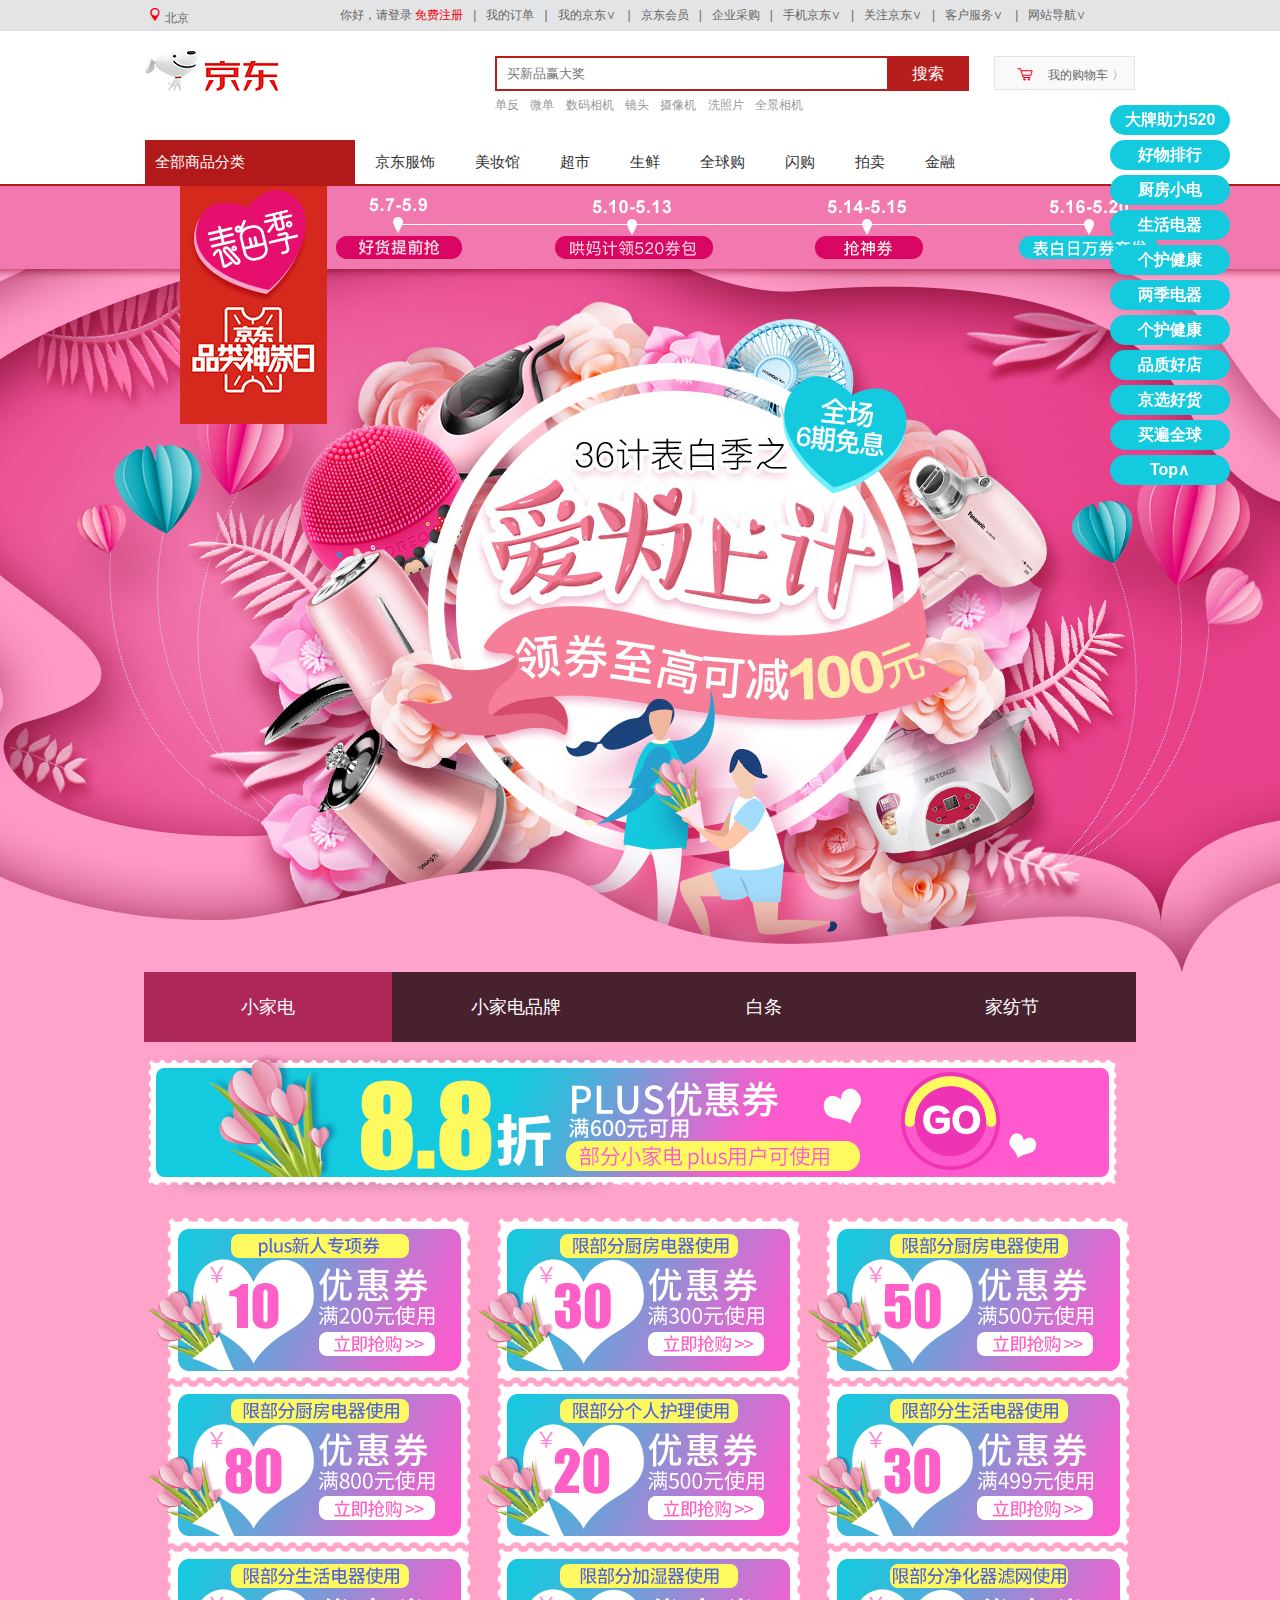
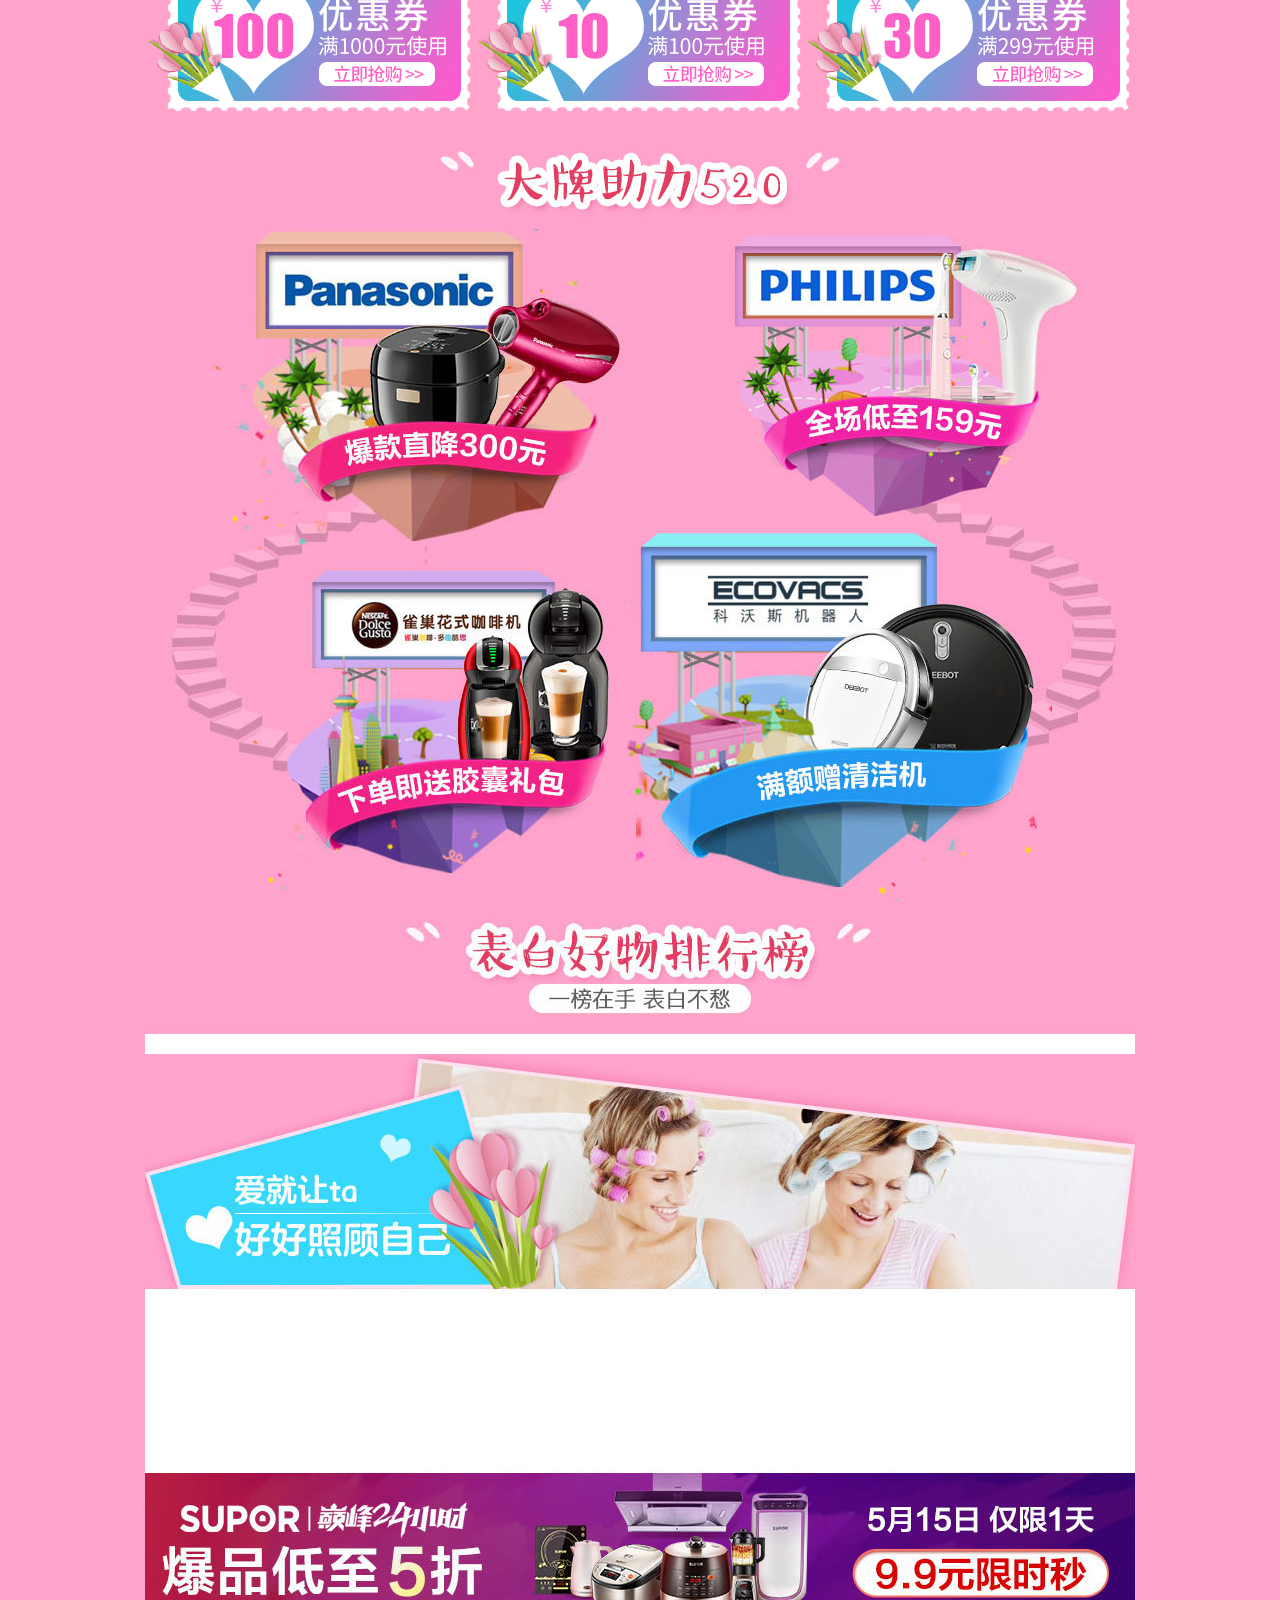
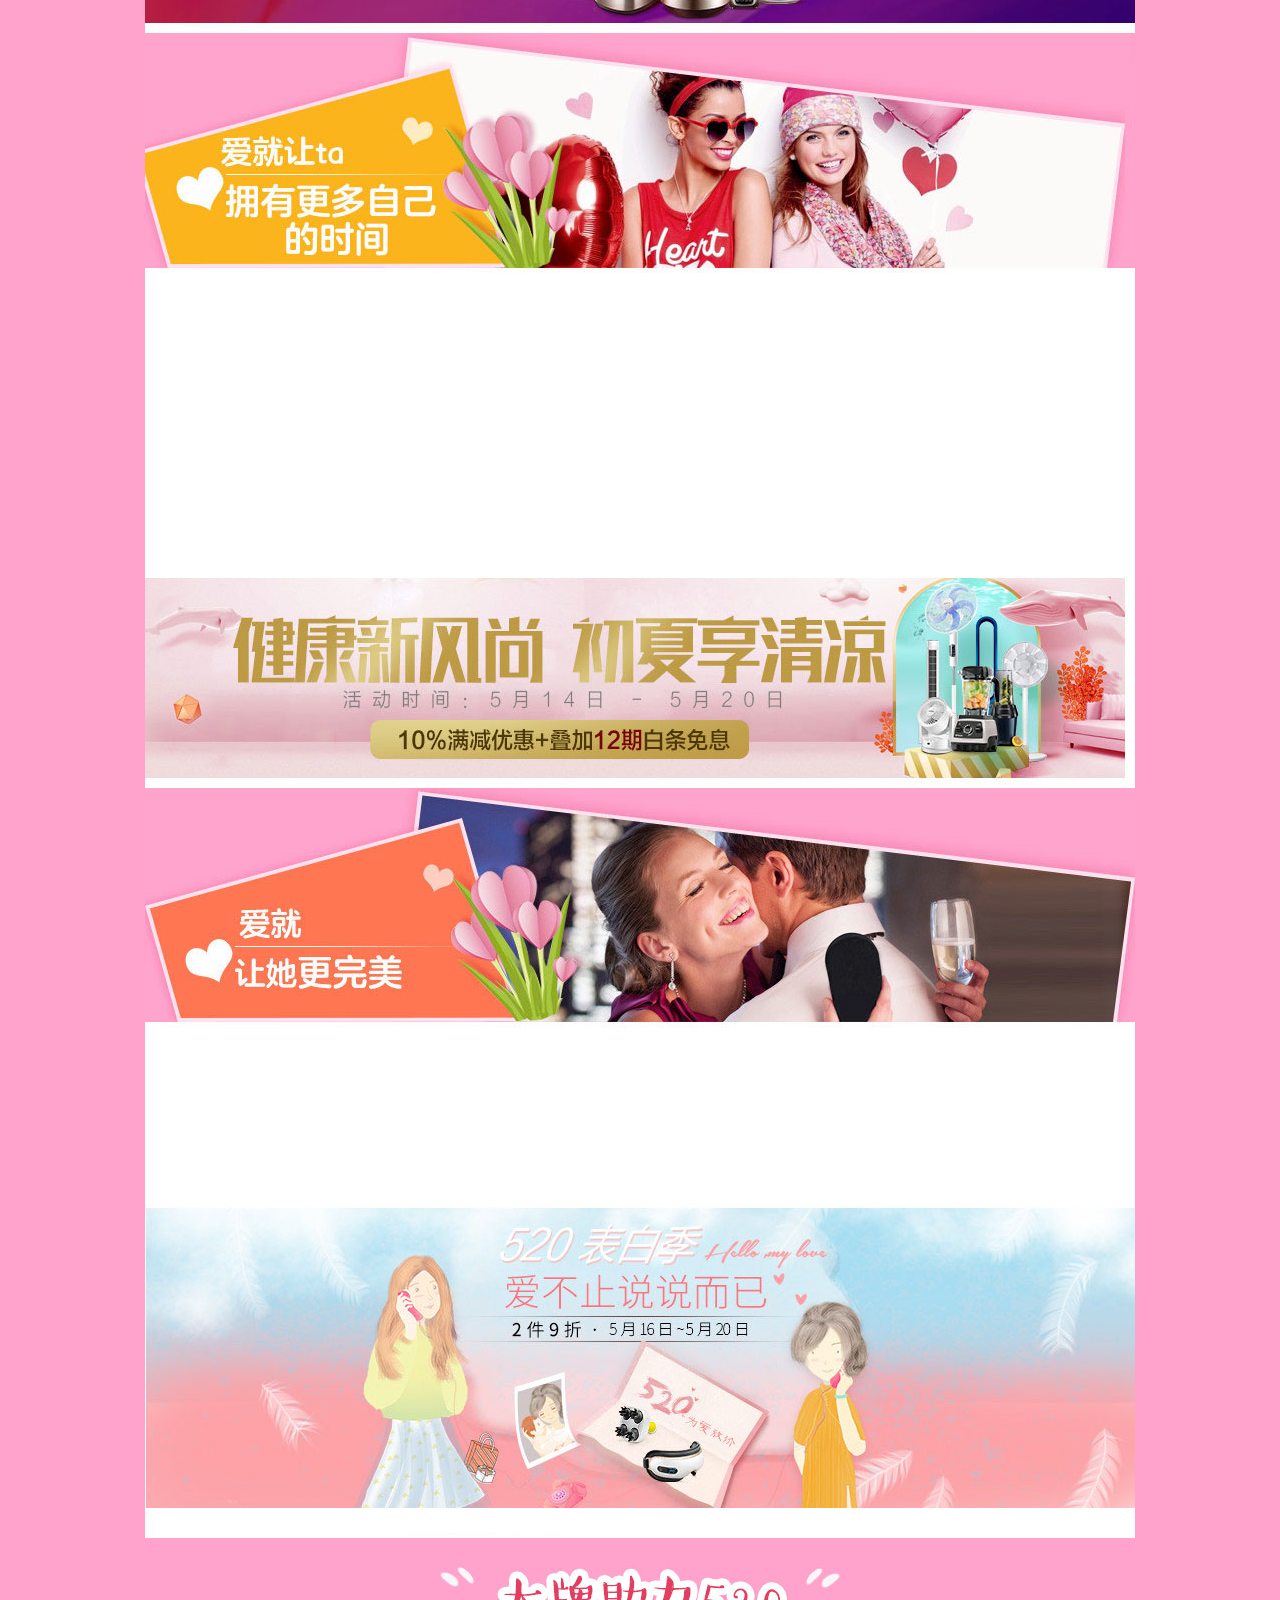
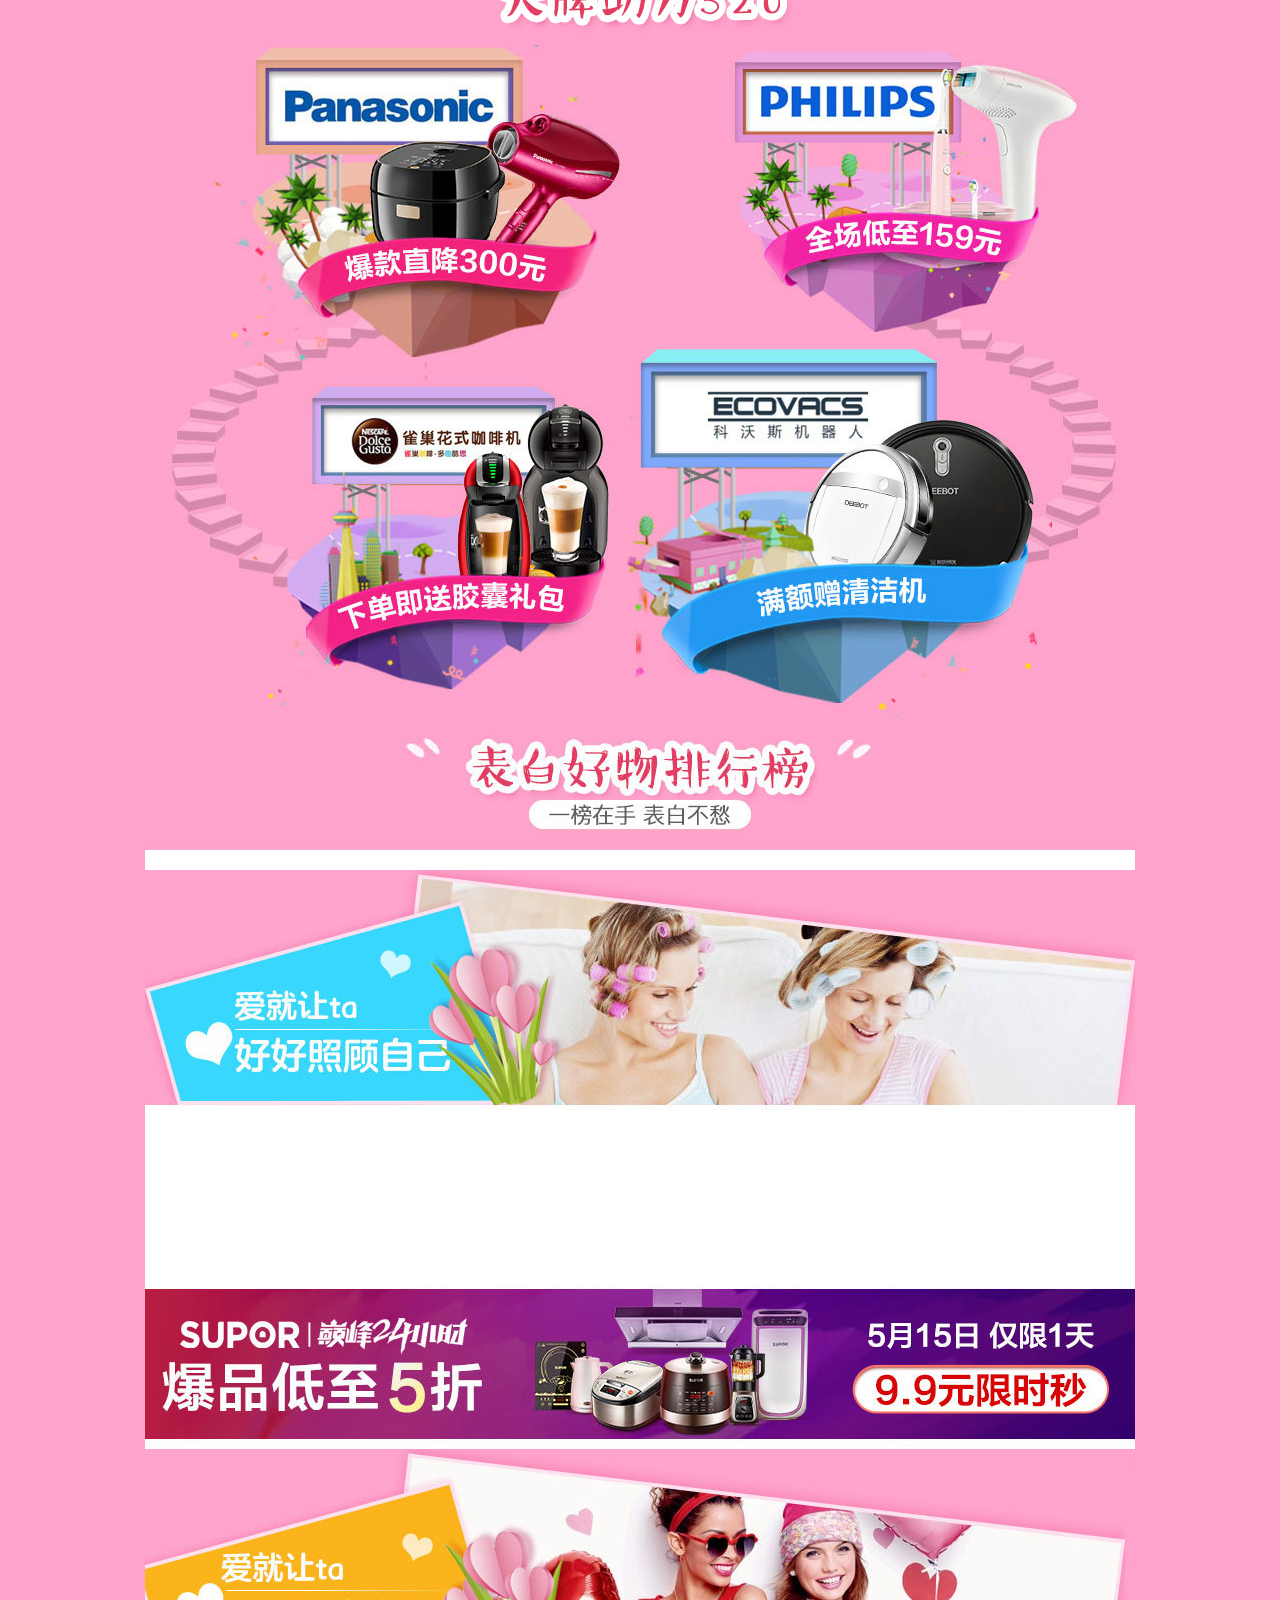
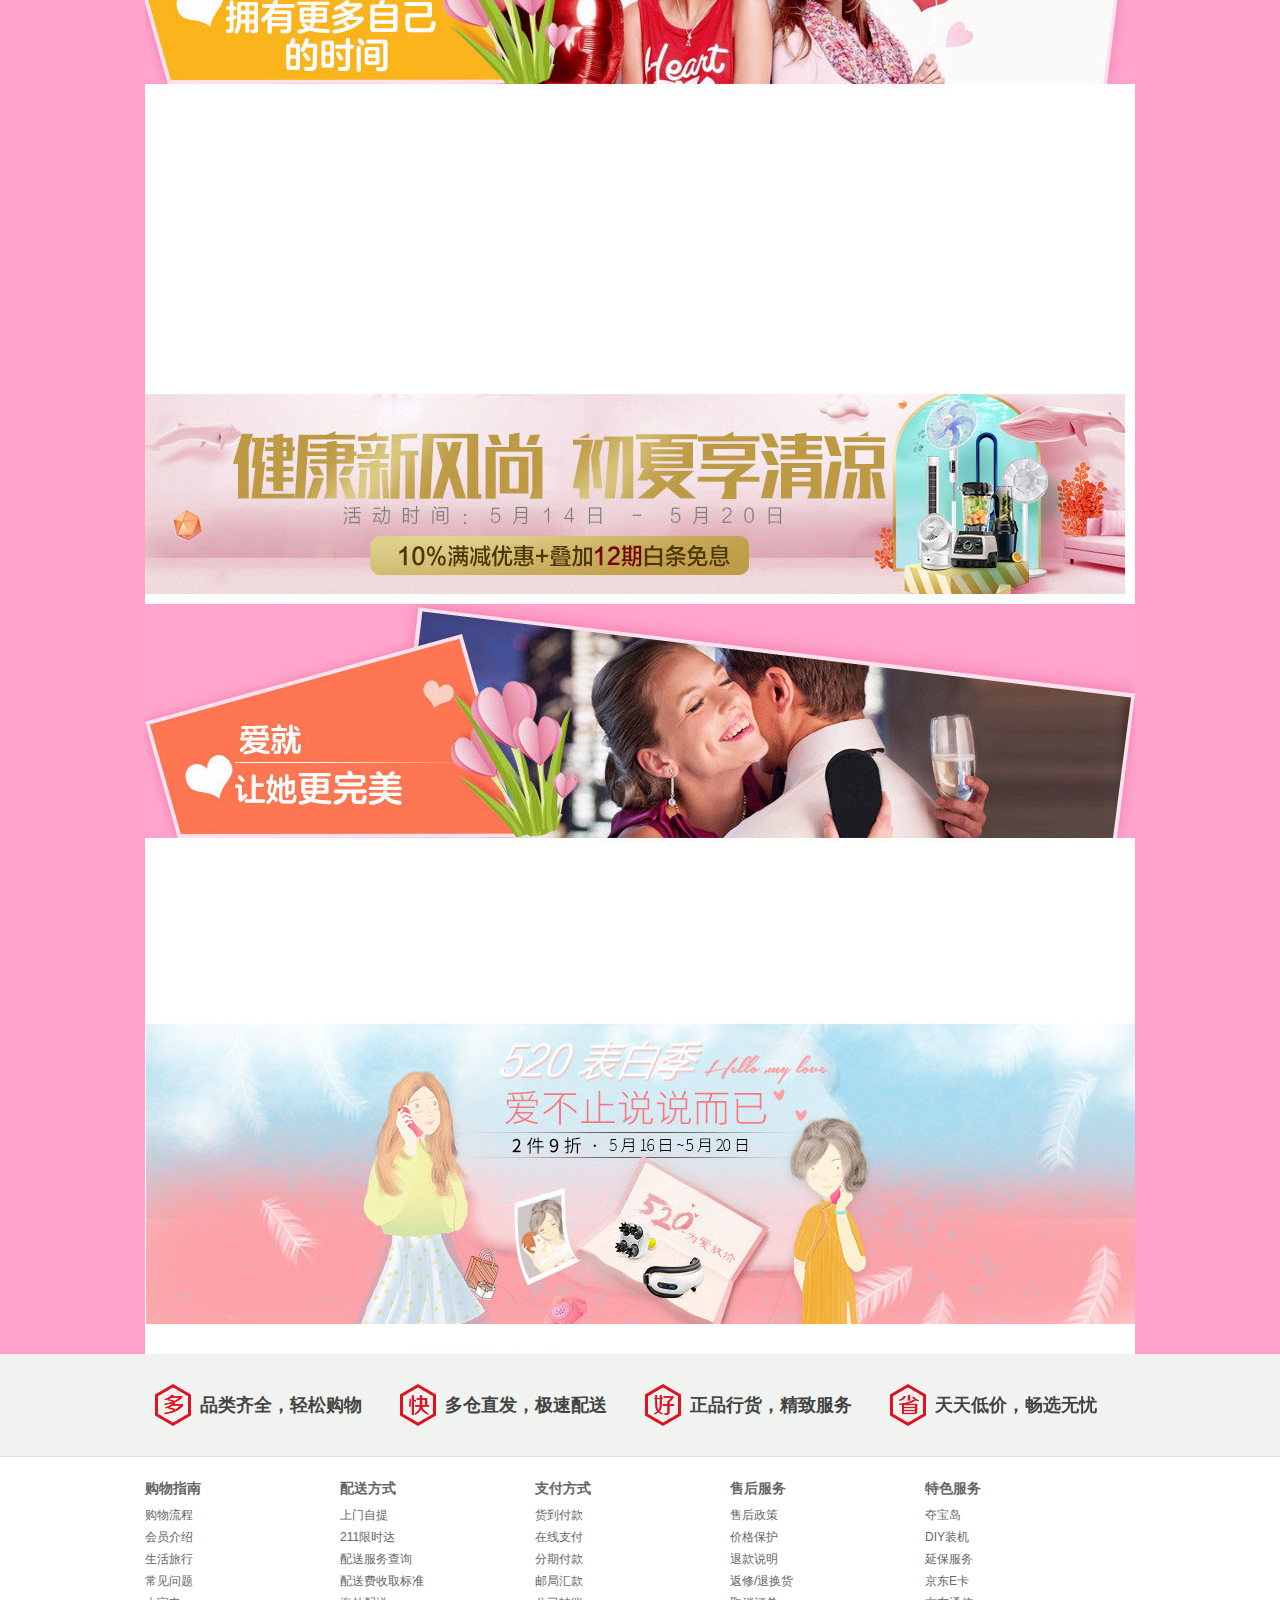
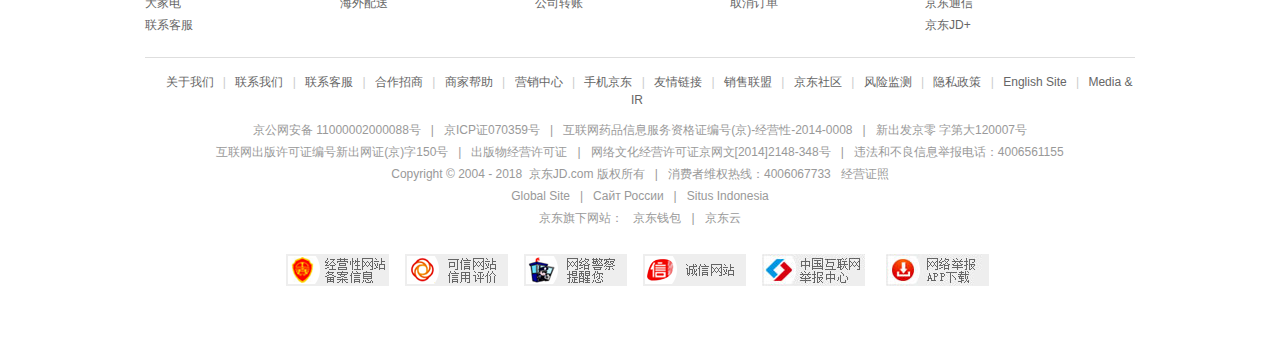
<file: list.html>
<!DOCTYPE html>
<html lang="en">
    <head>
        <meta charset="utf-8">
        <!-- 使用IE最新版本渲染 -->
        <meta http-equiv="X-UA-Compatible" content="IE=Edge">
        <!-- 浏览器 优先使用 webkit内核-->
        <meta name="renderer" content="webkit">
        <script src="js/jquery-1.8.3.min.js"></script>
        <!-- <script src="js/jq.js"></script> -->
        <script src="js/jq3.js"></script>
        <link href="./images/favicon.ico" rel="shortcut icon" type="image/x-icon">
        <link rel="stylesheet" type="text/css" href="./css/iconfont.css">
        <link rel="stylesheet" type="text/css" href="./css/iconfont2.css">
        <link rel="stylesheet" type="text/css" href="./css/iconfont3.css">
        <link rel="stylesheet" type="text/css" href="./css/reset.css">
        <!-- <link rel="stylesheet" type="text/css" href="./css/index.css"> -->
        <link rel="stylesheet" type="text/css" href="./css/liebie.css">
        <title>【富士X-E3】富士（FUJIFILM）X-E3 XF18-55 微单电套机 黑色 2430万像素 触摸屏 4K视频 蓝牙4.0【行情 报价 价格 评测】-京东</title>
         <!-- IE9以下执行代码 -->
        <!--[if lt IE 9]>
            <srcipt src="./js/html5shiv.js"></script>
        <![endif]-->
        <!--[if lt IE 8]>
            <script src="./js/selectivizr-min.js"></script>
        <![endif]-->
    </head>


    <body>
    <!-- scroll -->
    <div id="search" class="search-fix">
      <div class="search-m">
        <div class="search_logo">
          <a href="//www.jd.com" class="search_logo_lk" clstag="h|keycount|head|logo_01">京东，多快好省</a>
        </div>
        <ul id="shelper" style="display: none"></ul>
        <div id="header-top-wrap-two">
            <i class="iconfont icon-zhaoxiangji"></i>
            <input type="text" name="text" id="search-aaa-two" placeholder="买新品赢大奖"><button id="button"><i class="iconfont icon-sousuo"></i></button>
        </div>
      </div>
    </div>

    <!-- <div id="advertising_container">
        <div id="advertising">
            <i class="iconfont icon-cuowuguanbiquxiao-fangkuang"></i>
        </div>
    </div> -->

        <!-- 导航栏开始 -->
        <div id="navigation_header_wrap">
        <div id="navigation_bar_container">
            <div id="navigation_bar" class="liebiao-w">

                <ul>
                    <!-- <div id="jd-logo"></div> -->
                    <!-- <div id="jd-logo-wrap">
                    <a href="#" id="jd-logo"></a>
                    </div> -->
                    <li>
                        <span><i class="iconfont icon-dingwei"></i><span>北京</span></span>
                        <div>
                            <ul>
                                <li><a id="bj-hs" href="#">北京</a></li>
                                <li><a href="#">上海</a></li>
                                <li><a href="#">天津</a></li>
                                <li><a href="#">重庆</a></li>
                                <li><a href="#">河北</a></li>
                            </ul>
                            <ul>
                                <li><a href="#">山西</a></li>
                                <li><a href="#">河南</a></li>
                                <li><a href="#">辽宁</a></li>
                                <li><a href="#">吉林</a></li>
                                <li><a href="#">黑龙江</a></li>
                            </ul>
                            <ul>
                                <li><a href="#">内蒙古</a></li>
                                <li><a href="#">江苏</a></li>
                                <li><a href="#">山东</a></li>
                                <li><a href="#">安徽</a></li>
                                <li><a href="#">浙江</a></li>
                            </ul>
                            <ul>
                                <li><a href="#">福建</a></li>
                                <li><a href="#">湖北</a></li>
                                <li><a href="#">湖南</a></li>
                                <li><a href="#">广东</a></li>
                                <li><a href="#">广西</a></li>
                            </ul>
                            <ul>
                                <li><a href="#">江西</a></li>
                                <li><a href="#">四川</a></li>
                                <li><a href="#">海南</a></li>
                                <li><a href="#">贵州</a></li>
                                <li><a href="#">云南</a></li>
                            </ul>
                            <ul>
                                <li><a href="#">西藏</a></li>
                                <li><a href="#">陕西</a></li>
                                <li><a href="#">甘肃</a></li>
                                <li><a href="#">青海</a></li>
                                <li><a href="#">宁夏</a></li>
                            </ul>
                            <ul>
                                <li><a href="#">新疆</a></li>
                                <li><a href="#">港澳</a></li>
                                <li><a href="#">台湾</a></li>
                                <li><a href="#">钓鱼岛</a></li>
                                <li><a href="#">海外</a></li>
                            </ul>
                            <div id="dotted"></div>
                        <div>
                            <p>Available Sites</p>
                            <p><a href="#">Global Site</a> <a href="#">Сайт России</a></p>
                            <p><a href="#">Situs Indonesia</a></p>
                        </div>
                        </div>

                    </li>
                </ul>

                <ul>
                    <li><a href="#">你好，请登录</a> <span><a href="#">免费注册</a></span></li><li>|</li>
                    <li><a href="#">我的订单</a></li><li>|</li>
                    <li id="myjd"><a href="#">我的京东∨</a>
                        <div id="myjd-content">
                            <p><a href="#">待处理订单</a><a href="#">消息</a></p>
                            <p><a href="#">返修退换货</a><a href="#">我的问答</a></p>
                            <p><a href="#">降价商品</a><a href="#">我的关注</a></p>
                            <div id="myjd-dotted"></div>
                            <p><a href="#">我的京豆</a><a href="#">我的优惠券</a></p>
                            <p><a href="#">我的白条</a><a href="#">我的理财</a></p>
                        </div>
                    </li><li>|</li>
                    <li><a href="#">京东会员</a></li><li>|</li>
                    <li><a href="#">企业采购</a></li><li>|</li>
                    <li id="sjjd">手机京东∨
                        <!-- <div></div> -->
                        <!-- <div></div> -->
                        <img id="sjjd-img" src="./images/2018-05-17_222151.jpg">
                    </li><li>|</li>
                    <li id="sjjd">关注京东∨
                        <!-- <div></div> -->
                        <!-- <div></div> -->
                        <img id="sjjd-img" src="./images/2018-05-17_222151.jpg">
                    </li><li>|</li>
                    <li id="khfw">客户服务∨
                        <div id="khfw-content">
                            <p><a href="#" id="kh">客户</a></p>
                            <p><a href="#">帮助中心</a><a href="#">售后服务</a></p>
                            <p><a href="#">在线客服</a><a href="#">意见建议</a></p>
                            <p><a href="#">电话客服</a><a href="#">客服邮箱</a></p>
                            <p><a href="#">金融咨询</a><a href="#">全球售客服</a></p>
                            <div id="myjd-dotted"></div>
                            <p><a href="#" id="sh">商户</a></p>
                            <p><a href="#">合作招商</a><a href="#">学习中心</a></p>
                            <p><a href="#">商家后台</a><a href="#">京麦工作台</a></p>
                            <p><a href="#">商家帮助</a><a href="#">规则平台</a></p>
                        </div>
                    </li><li>|</li>
                    <li id="wzdh">网站导航∨
                        <div id="wzdh-content">
                            <div>
                                <p>特色主题</p>
                                <p><a href="#">京东试用</a><a href="#">京东金融</a><a href="#">全球售</a><a href="#">国际站</a></p>
                                <p><a href="#">京东会员</a><a href="#">京东预售</a><a href="#">买什么</a><a href="#">俄语站</a></p>
                                <p><a href="#">装机大师</a><a href="#">0元评测</a><a href="#">定期送</a><a href="#">港澳售</a></p>
                                <p><a href="#">优惠券</a><a href="#">秒杀</a><a href="#">闪购</a><a href="#">印尼站</a></p>
                                <p><a href="#">京东金融科技</a><a href="#">In货推荐</a><a href="#">陪伴计划</a><a href="#">出海招商</a></p>
                            </div>
                            <div>
                                <p>行业频道</p>
                                <p><a href="#">手机</a><a href="#">智能数码</a><a href="#">玩3C</a></p>
                                <p><a href="#">电脑办公</a><a href="#">家用电器</a><a href="#">京东智能</a></p>
                                <p><a href="#">服装城</a><a href="#">京东生鲜</a><a href="#">家装城</a></p>
                                <p><a href="#">母婴</a><a href="#">食品</a><a href="#">农资频道</a></p>
                                <p><a href="#">京东到家车</a><a href="#">图书</a><a href="#">京东元器件</a></p>
                                </div>
                            <div>
                                <p>生活服务</p>
                                <p><a href="#">京东众筹</a><a href="#">白条</a><a href="#">京东金融App</a></p>
                                <p><a href="#">京东小金库</a><a href="#">理财</a><a href="#">智能家电</a></p>
                                <p><a href="#">话费</a><a href="#">水电煤</a><a href="#">彩票</a></p>
                                <p><a href="#">旅行</a><a href="#">机票酒店</a><a href="#">电影票</a></p>
                                <p><a href="#">京东到家</a><a href="#">游戏</a></p>
                            </div>
                            <div>
                                <p>更多精选</p>
                                <p><a href="#">合作招商</a><a href="#">京东通信</a><a href="#">京东E卡</a></p>
                                <p><a href="#">企业采购</a><a href="#">服务市场</a><a href="#">办公生活馆</a></p>
                                <p><a href="#">乡村招募</a><a href="#">校园加盟</a><a href="#">京友邦</a></p>
                                <p><a href="#">智能社区</a><a href="#">游戏社区</a><a href="#">知识产权维权</a></p>
                            </div>
                        </div>
                    </li><!-- <li>|</li> -->

                </ul>

            </div>
        </div>
        <!-- 导航栏结束 -->

        <!-- 头部开始 -->
        <header id="header-wrap">
            <div id="header" class="liebiao-w">

                <div id="header-top">

                    <div id="header-jd-img" class="left">

                        <img class="left" src="./images/logo-201305-b.png">

                        <!-- <div class="right" id="header-jd-wz">

                        <span>全部分类∨</span>

                        </div> -->

                    </div>

                    <div id="header-top-wrap">

                        <input type="text" name="text" id="search-aaa" placeholder="买新品赢大奖">

                        <button class="button">搜索</button>
                        <!-- <button class="button">搜本店</button> -->

                        <div id="my_shopping_cart">

                        <i class="iconfont icon-gouwuche"></i>

                        <span>我的购物车 〉</span>

                        </div>

                    </div>
                </div>
                <div id="header-bottom">
                        <div id="cart-img">
                                <img src="./images/2018-05-17_225440.jpg">
                        </div>
                        <div id="h-b-left">
                            <div>
                            <a href="#">单反</a>
                            <a href="#">微单</a>
                            <a href="#">数码相机</a>
                            <a href="#">镜头</a>
                            <a href="#">摄像机</a>
                            <a href="#">洗照片</a>
                            <a href="#">全景相机</a>
                            </div>
                            <!-- <div>
                            <a href="#">秒杀</a>
                            <a href="#">优惠券</a>
                            <a href="#">PLUS会员</a>
                            <a href="#">闪购</a>|
                            <a href="#">拍卖</a>
                            <a href="#">京东服饰</a>
                            <a href="#">京东超市</a>
                            <a href="#">生鲜</a>|
                            <a href="#">全球购</a>
                            <a href="#">京东金融</a>
                            </div> -->
                        </div>
                        <div id="h-b-right">
                            <a href="#"></a>
                        </div>
                </div>
            </div>
        </header>

        <!-- 头部结束 -->
        </div>


        <!-- 商品分类导航 -->
    <div id="spfl-wrap">
        <div id="spfl" class="liebiao-w">

            <div id="spfl-left" class="left">
            全部商品分类
            </div>

            <div id="spfl-right" class="left">
                <ul>

                    <li>京东服饰</li>
                    <li>美妆馆</li>
                    <li>超市</li>
                    <li>生鲜</li>
                    <li>全球购</li>
                    <li>闪购</li>
                    <li>拍卖</li>
                    <li>金融</li>
                </ul>
            </div>
        </div>
    </div>


    <!-- 表白季图片部分 -->
    <div id="bbj-wrap">
        <div id="bbj">
            <img src="./images/表白季1.jpg">
            <img src="./images/表白季2.jpg">
            <img src="./images/表白季3.jpg">
            <img src="./images/表白季4.jpg">
        </div>
    </div>

<div id="login-form-wrap">
    <div id="login-form" class="liebiao-w">
                <div id="l-f-top">
                    <!-- <div id="ltt-wrap">

                        <div id="ltt">
                            <i class="icon-tips"></i>
                            <p>京东不会以任何理由要求您转账汇款，谨防诈骗。</p>
                        </div>
                    </div> -->
            <div class="tab_t">
                    <div id="smdl" class="selected">
                        小家电
                    </div>

                    <div id="zhdl">
                        小家电品牌
                    </div>

                    <div id="smdl">
                        白条
                    </div>

                    <div id="zhdl">
                        家纺节
                    </div>

            </div>
                </div>


            <div class="tab_c">
                <!-- 小家电-->
                <div id="l-f-bottom">
                    <div>
                        <img src="./images/5af556cbN9fce49a9.png"></div>
                    <div>
                        <ul>
                            <li><img src="./images/优惠卷1.png"></li>
                            <li><img src="./images/优惠卷2.png"></li>
                            <li><img src="./images/优惠卷3.png"></li>
                            <li><img src="./images/优惠卷4.png"></li>
                            <li><img src="./images/优惠卷5.png"></li>
                            <li><img src="./images/优惠卷6.png"></li>
                            <li><img src="./images/优惠卷7.png"></li>
                            <li><img src="./images/优惠卷8.png"></li>
                            <li><img src="./images/优惠卷9.png"></li>
                        </ul>
                    </div>

                </div>

                <!-- 小家电品牌 -->
                <div id="l-f-bottom2" class="hide">

                    <div>
                        <ul>
                            <li><img src="./images/优惠卷21.png"></li>
                            <li><img src="./images/优惠卷22.png"></li>
                            <li><img src="./images/优惠卷23.png"></li>
                        </ul>
                    </div>

                    <div>
                        <img src="./images/优惠卷24.png">
                    </div>

                </div>


                <!-- 白条 -->
                <div id="l-f-bottom3" class="hide">

                    <div>
                        <img src="./images/优惠卷31.jpg">
                    </div>

                </div>


                <!-- 家纺节 -->
                <div id="l-f-bottom4" class="hide">

                    <div>
                        <img src="./images/优惠卷41.jpg">
                    </div>

                </div>

            </div>


        </div>
</div>


<!-- 京东楼层 -->
<div id="main-jdlc-wrap">
    <div class="main-jdlc">

        <div class="mj-floor1 mj-floor">
            <img src="./images/5af3bdccN0ff65b10.jpg">
            <img src="./images/2018-05-20_150414.jpg">
        </div>
        <div class="mj-floor2 mj-floor">
            <img src="./images/2018-05-20_152630.jpg">
        </div>
        <div class="mj-floor3 mj-floor">
            <img src="./images/2018-05-20_153329.jpg">
        </div>
        <div class="mj-floor4 mj-floor">
            <img src="./images/2018-05-20_155401.jpg">
        </div>
        <div class="mj-floor5 mj-floor">
            <img src="./images/2018-05-20_160100.jpg">
        </div>
        <div class="mj-floor6 mj-floor">
            <img src="./images/5af3bdccN0ff65b10.jpg">
            <img src="./images/2018-05-20_150414.jpg">
        </div>
        <div class="mj-floor7 mj-floor">
            <img src="./images/2018-05-20_152630.jpg">
        </div>
        <div class="mj-floor8 mj-floor">
            <img src="./images/2018-05-20_153329.jpg">
        </div>
        <div class="mj-floor9 mj-floor">
            <img src="./images/2018-05-20_155401.jpg">
        </div>
        <div class="mj-floor10 mj-floor">
            <img src="./images/2018-05-20_160100.jpg">
        </div>

    </div>
</div>
<!-- <div class="footer"></div> -->
<ul id="main-jdlc-small-wrap">
    <li class="main-jdlc-small">大牌助力520</li>
    <li class="main-jdlc-small">好物排行</li>
    <li class="main-jdlc-small">厨房小电</li>
    <li class="main-jdlc-small">生活电器</li>
    <li class="main-jdlc-small">个护健康</li>
    <li class="main-jdlc-small">两季电器</li>
    <li class="main-jdlc-small">个护健康</li>
    <li class="main-jdlc-small">品质好店</li>
    <li class="main-jdlc-small">京选好货</li>
    <li class="main-jdlc-small">买遍全球</li>
    <li class="main-jdlc-small"><a id="main-jdlc-small-top" href="#">Top∧</li>
</ul>





        <!-- <section id="main-content-wrap"> -->


        <!-- 底部 -->
        <footer id="footer">
        <div class="f-t-wrap">
            <div id="f-t" class="liebiao-w">
                <ul class="mod_service_list">
                    <li class="mod_service_item">
                        <div class="mod_service_unit">
                            <h5 class="mod_service_duo mod_service_tit"></h5>
                        <p>品类齐全，轻松购物</p>
                        </div>

                    </li>
                    <li class="mod_service_item">
                        <div class="mod_service_unit">
                            <h5 class="mod_service_kuai mod_service_tit"></h5>
                        <p>多仓直发，极速配送</p>
                        </div>
                    </li>
                    <li class="mod_service_item">
                        <div class="mod_service_unit">
                            <h5 class="mod_service_hao mod_service_tit"></h5>
                        <p>正品行货，精致服务</p>
                        </div>
                    </li>
                    <li class="mod_service_item">
                        <div class="mod_service_unit">
                            <h5 class="mod_service_sheng mod_service_tit"></h5>
                        <p>天天低价，畅选无忧</p>
                        </div>
                    </li>
                </ul>
            </div>
            </div>
            <div id="f-m-wrap">
                <div id="f-m" class="liebiao-w">
                <div class="mod_help_nav">
                    <h5 class="mod_help_nav_tit">购物指南</h5>
                    <ul>
                        <li>购物流程</li>
                        <li>会员介绍</li>
                        <li>生活旅行</li>
                        <li>常见问题</li>
                        <li>大家电</li>
                        <li>联系客服</li>
                    </ul>
                </div>
                <div class="mod_help_nav">
                    <h5 class="mod_help_nav_tit">配送方式</h5>
                    <ul>
                        <li>上门自提</li>
                        <li>211限时达</li>
                        <li>配送服务查询</li>
                        <li>配送费收取标准</li>
                        <li>海外配送</li>
                    </ul>
                </div>
                <div class="mod_help_nav">
                    <h5 class="mod_help_nav_tit">支付方式</h5>
                    <ul>
                        <li>货到付款</li>
                        <li>在线支付</li>
                        <li>分期付款</li>
                        <li>邮局汇款</li>
                        <li>公司转账</li>
                    </ul>
                </div>
                <div class="mod_help_nav">
                    <h5 class="mod_help_nav_tit">售后服务</h5>
                    <ul>
                        <li>售后政策</li>
                        <li>价格保护</li>
                        <li>退款说明</li>
                        <li>返修/退换货</li>
                        <li>取消订单</li>
                    </ul>
                </div>
                <div class="mod_help_nav">
                    <h5 class="mod_help_nav_tit">特色服务</h5>
                    <ul>
                        <li>夺宝岛</li>
                        <li>DIY装机</li>
                        <li>延保服务</li>
                        <li>京东E卡</li>
                        <li>京东通信</li>
                        <li>京东JD+</li>
                    </ul>
                </div>
                <!-- <div class="mod_help_cover">
                    <h5 class="mod_help_cover_tit">京东自营覆盖区县</h5>
                    <div class="mod_help_cover_con">
                        <p class="mod_help_cover_info">京东已向全国2661个区县提供自营配送服务，支持货到付款、POS机刷卡和售后上门服务。</p>
                        <p class="mod_help_cover_more">
                            查看详情
                        </p>
                    </div>
                </div> -->
            </div>
            </div>
            <!-- 1349 266 -->
            <div id="f-b-wrap">
                <!-- 1190 266 -->
                <div id="f-b" class=" mod_copyright_inner liebiao-w">
                    <p>
                        <a target="_blank">关于我们</a>
                        <span class="mod_copyright_split">|</span>
                        <a target="_blank">联系我们</a>
                        <span class="mod_copyright_split">|</span>
                        <a target="_blank">联系客服</a>
                        <span class="mod_copyright_split">|</span>
                        <a target="_blank">合作招商</a>
                        <span class="mod_copyright_split">|</span>
                        <a target="_blank">商家帮助</a>
                        <span class="mod_copyright_split">|</span>
                        <a target="_blank">营销中心</a>
                        <span class="mod_copyright_split">|</span>
                        <a target="_blank">手机京东</a>
                        <span class="mod_copyright_split">|</span>
                        <a target="_blank">友情链接</a>
                        <span class="mod_copyright_split">|</span>
                        <a target="_blank">销售联盟</a>
                        <span class="mod_copyright_split">|</span>
                        <a target="_blank">京东社区</a>
                        <span class="mod_copyright_split">|</span>
                        <a target="_blank">风险监测</a>
                        <span class="mod_copyright_split">|</span>
                        <a target="_blank">隐私政策</a>
                        <span class="mod_copyright_split">|</span>
                        <a target="_blank">English Site</a>
                        <span class="mod_copyright_split">|</span>
                        <a target="_blank">Media & IR</a>
                        <!-- <span class="mod_copyright_split">|</span> -->
                    </p>
                    <div class="mod_copyright_info">
                        <div class="mod_copyright_cert">

                            <p>
                            <a target="_blank">京公网安备 11000002000088号</a><span class="mod_copyright_split">|</span><span>京ICP证070359号</span><span class="mod_copyright_split">|</span><a target="_blank">互联网药品信息服务资格证编号(京)-经营性-2014-0008</a><span class="mod_copyright_split">|</span><span>新出发京零&nbsp;字第大120007号</span>
                            </p>

                            <p>
                            <span>互联网出版许可证编号新出网证(京)字150号</span><span class="mod_copyright_split">|</span><a target="_blank">出版物经营许可证</a><span class="mod_copyright_split">|</span><a target="_blank">网络文化经营许可证京网文[2014]2148-348号</a><span class="mod_copyright_split">|</span><span>违法和不良信息举报电话：4006561155</span>
                            </p>

                            <p>
                            <span>Copyright&nbsp;©&nbsp;2004&nbsp;-&nbsp;2018&nbsp;&nbsp;京东JD.com&nbsp;版权所有</span><span class="mod_copyright_split">|</span><span>消费者维权热线：4006067733</span><a target="_blank" class="mod_copyright_license">经营证照</a>
                            </p>

                            <p>
                            <a class="mod_copyright_inter_lk" target="_blank" clstag="h|keycount|btm|btmnavi_null0501"><i class="mod_copyright_inter_ico mod_copyright_inter_ico_global"></i>Global Site</a><span class="mod_copyright_split">|</span><a class="mod_copyright_inter_lk" target="_blank" clstag="h|keycount|btm|btmnavi_null0502"><i class="mod_copyright_inter_ico mod_copyright_inter_ico_rissia"></i>Сайт России</a><span class="mod_copyright_split">|</span><a class="mod_copyright_inter_lk" target="_blank" clstag="h|keycount|btm|btmnavi_null0503"><i class="mod_copyright_inter_ico mod_copyright_inter_ico_indonesia"></i>Situs Indonesia</a>
                            </p>

                            <div class="mod_copyright_subsites" clstag="h|keycount|btm|btmnavi_null06">
                            <p><span>京东旗下网站：</span><a target="_blank">京东钱包</a><span class="mod_copyright_split">|</span><a target="_blank">京东云</a>
                            </p>
                            </div>

                            <p class="mod_copyright_auth" clstag="h|keycount|btm|btmnavi_null07"><a class="mod_copyright_auth_ico mod_copyright_auth_ico_1" target="_blank">经营性网站备案中心</a><a class="mod_copyright_auth_ico mod_copyright_auth_ico_2" target="_blank">可信网站信用评估</a><a class="mod_copyright_auth_ico mod_copyright_auth_ico_3" target="_blank">网络警察提醒你</a><a class="mod_copyright_auth_ico mod_copyright_auth_ico_4" target="_blank">诚信网站</a><a class="mod_copyright_auth_ico mod_copyright_auth_ico_5" target="_blank">中国互联网举报中心</a><a class="mod_copyright_auth_ico mod_copyright_auth_ico_6" target="_blank">网络举报APP下载</a></p>

                        </div>
                    </div>
                    <p></p>
                </div>
            </div>
        </footer>

        <!-- </section> -->

    </body>
</html>
</file>
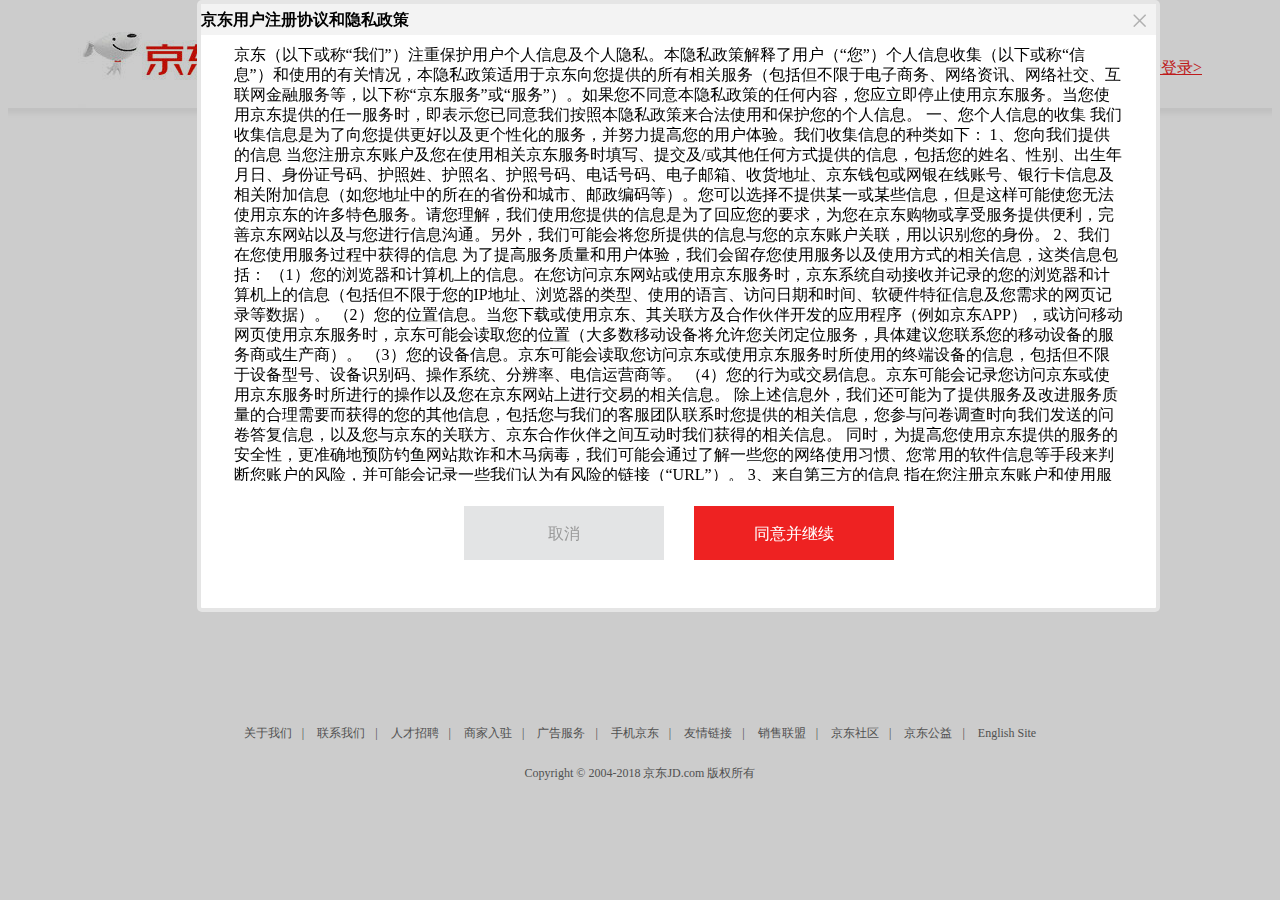
<file: register.html>
<!doctype html>
<title>遮罩层</title>
<meta charset="utf-8">
<script src="./js/jquery-1.8.3.min.js"></script>
<script src="js/ajax3.0.js"></script>
<link rel="stylesheet" type="text/css" href="./css/register.css">

<div class="mask">
	<div id="tt">

        <div>

            <div>
                京东用户注册协议和隐私政策
                <img id="gb-btn" src="./images/x.png">
            </div>

            <div>
京东（以下或称“我们”）注重保护用户个人信息及个人隐私。本隐私政策解释了用户（“您”）个人信息收集（以下或称“信息”）和使用的有关情况，本隐私政策适用于京东向您提供的所有相关服务（包括但不限于电子商务、网络资讯、网络社交、互联网金融服务等，以下称“京东服务”或“服务”）。如果您不同意本隐私政策的任何内容，您应立即停止使用京东服务。当您使用京东提供的任一服务时，即表示您已同意我们按照本隐私政策来合法使用和保护您的个人信息。

一、您个人信息的收集

我们收集信息是为了向您提供更好以及更个性化的服务，并努力提高您的用户体验。我们收集信息的种类如下：
1、您向我们提供的信息
当您注册京东账户及您在使用相关京东服务时填写、提交及/或其他任何方式提供的信息，包括您的姓名、性别、出生年月日、身份证号码、护照姓、护照名、护照号码、电话号码、电子邮箱、收货地址、京东钱包或网银在线账号、银行卡信息及相关附加信息（如您地址中的所在的省份和城市、邮政编码等）。您可以选择不提供某一或某些信息，但是这样可能使您无法使用京东的许多特色服务。请您理解，我们使用您提供的信息是为了回应您的要求，为您在京东购物或享受服务提供便利，完善京东网站以及与您进行信息沟通。另外，我们可能会将您所提供的信息与您的京东账户关联，用以识别您的身份。
2、我们在您使用服务过程中获得的信息
为了提高服务质量和用户体验，我们会留存您使用服务以及使用方式的相关信息，这类信息包括：
（1）您的浏览器和计算机上的信息。在您访问京东网站或使用京东服务时，京东系统自动接收并记录的您的浏览器和计算机上的信息（包括但不限于您的IP地址、浏览器的类型、使用的语言、访问日期和时间、软硬件特征信息及您需求的网页记录等数据）。
（2）您的位置信息。当您下载或使用京东、其关联方及合作伙伴开发的应用程序（例如京东APP），或访问移动网页使用京东服务时，京东可能会读取您的位置（大多数移动设备将允许您关闭定位服务，具体建议您联系您的移动设备的服务商或生产商）。
（3）您的设备信息。京东可能会读取您访问京东或使用京东服务时所使用的终端设备的信息，包括但不限于设备型号、设备识别码、操作系统、分辨率、电信运营商等。
（4）您的行为或交易信息。京东可能会记录您访问京东或使用京东服务时所进行的操作以及您在京东网站上进行交易的相关信息。
除上述信息外，我们还可能为了提供服务及改进服务质量的合理需要而获得的您的其他信息，包括您与我们的客服团队联系时您提供的相关信息，您参与问卷调查时向我们发送的问卷答复信息，以及您与京东的关联方、京东合作伙伴之间互动时我们获得的相关信息。
同时，为提高您使用京东提供的服务的安全性，更准确地预防钓鱼网站欺诈和木马病毒，我们可能会通过了解一些您的网络使用习惯、您常用的软件信息等手段来判断您账户的风险，并可能会记录一些我们认为有风险的链接（“URL”）。
3、来自第三方的信息
指在您注册京东账户和使用服务过程中，您授权京东可向京东的关联方、合作伙伴获取其所收集的相关信息。这些信息包括但不限于您的身份信息、行为信息、交易信息、设备信息等，京东会将此类信息汇总，用于帮助京东向您提供更好以及更加个性化的服务或更好的预防互联网欺诈。
您了解并同意，以下信息不适用本隐私政策：
（1）您在使用京东提供的搜索服务时输入的关键字信息；
（2）信用评价、违反法律法规规定或违反京东平台规则行为及京东已对您采取的措施；
（3）应法律法规要求需公示的企业名称等相关工商注册信息以及自然人经营者的信息。
（4）其他您与京东或京东的关联方所签署的协议（包括在线签署的电子协议，例如《京东用户注册协议》）以及京东平台规则中明确约定或提示您不适用本隐私政策的与您有关的信息。

二、我们对您个人信息的管理和使用

为向您提供服务、提升我们的服务质量以及优化您的服务体验，我们会在符合法律规定下使用您的个人信息，并主要用于下列用途：
1、向您提供您使用的各项服务，并维护、改进这些服务。
2、向您推荐您可能感兴趣的内容，包括但不限于向您发出产品和服务信息，或通过系统向您展示个性化的第三方推广信息，或在征得您同意的情况下与京东的合作伙伴共享信息以便他们向您发送有关其产品和服务的信息。如您不希望接收上述信息，可通过相应的退订功能进行退订。
3、我们可能使用您的个人信息以验证身份、预防、发现、调查欺诈、危害安全、非法或违反与我们或其关联方协议、政策或规则的行为，以保护您、其他京东用户，或我们或其关联方的合法权益。
4、我们可能会将来自某项服务的个人信息与来自其他服务所获得的信息结合起来，用于为了给您提供更加个性化的服务使用，例如为让您通过购物拥有更广泛的社交圈而使用、共享或披露您的信息。
5、我们会对我们的服务使用情况进行统计，并可能会与公众或第三方分享这些统计信息，以展示我们的产品或服务的整体使用趋势。但这些统计信息不包含您的任何身份识别信息。
6、让您参与有关我们产品及服务的调查。
7、经您同意或授权的其他用途。

三、您个人信息的分享

您的个人信息是我们为您提供服务的重要部分，我们会遵循法律规定对您的信息承担保密义务。除以下情形外，我们不会将您的个人信息披露给第三方：
1、征得您的同意或授权。
2、根据法律法规的规定或行政或司法机构的要求。
3、出于实现“我们对您个人信息的管理和使用”部分所述目的，或为履行我们在《京东用户注册协议》或本隐私政策中的义务和行使我们的权利，向京东的关联方、合作伙伴或代表京东履行某项职能的第三方（例如代表我们发出推送通知的通讯服务商、处理银行卡的支付机构等）分享您的个人信息。
4、如您是适格的知识产权投诉人并已提起投诉，应被投诉人要求，向被投诉人披露，以便双方处理可能产生的权利纠纷。
5、只有共享您的信息，才能提供您需要的服务，或处理您与他人的纠纷或争议。
6、您出现违反中国有关法律、法规规定或者违反您与京东签署的相关协议（包括在线签署的电子协议）或违反相关京东平台规则时需要向第三方披露的情形。
7、为维护京东及其关联方或其他京东用户的合法权益。
随着我们业务的发展，我们及我们的关联方有可能进行合并、收购、资产转让或类似的交易，您的个人信息有可能作为此类交易的一部分而被转移。我们将在转移前通知您。

四、您个人信息的安全

京东严格保护您的个人信息安全。我们使用各种制度、安全技术和程序等措施来保护您的个人信息不被未经授权的访问、篡改、披露或破坏。如果您对我们的个人信息保护有任何疑问，请联系我们的客服。
在通过京东网站与第三方进行网上商品或服务的交易时，您不可避免的要向交易对方或潜在的交易对方披露自己的个人信息，如联络方式或者邮政地址等。请您妥善保护自己的个人信息，仅在必要的情形下向他人提供。如您发现自己的个人信息泄密，尤其是你的账户及密码发生泄露，请您立即联络我们的客服，以便我们采取相应措施。

五、访问和更新您的个人信息

您可以在“我的京东”页面的“账户设置”菜单中查阅您提交给京东的所有个人信息，你也可通过上述途径更新除实名认证信息之外的其他个人信息（您的实名认证信息是您通过实名认证时使用的姓名和身份证信息），如您需要变更您的实名认证信息，您可拨打95118服务热线申请变更。
六、Cookie 及网络 Beacon的使用

1、Cookie的使用
Cookie是由网页服务器存放在您的访问设备上的文本文件。指定给您的Cookie 是唯一的，它只能被将Cookie发布给您的域中的Web服务器读取。
京东使用 Cookie 来帮助您实现您的联机体验的个性化，使您在京东及其关联方获得更轻松的访问体验。例如，Cookie 会帮助您在后续访问京东网站时调用您的信息，简化记录您填写个人信息（例如一键登录等）的流程；为您提供安全购物的偏好设置；帮助您优化对广告的选择与互动；保护您的数据安全等。
您有权接受或拒绝 Cookie。大多数浏览器会自动接受Cookie，但您通常可根据自己的需要来修改浏览器的设置以拒绝 Cookie。如果选择拒绝 Cookie，那么您可能无法完全体验所访问的京东网站或某些服务的全部功能。
2、网络Beacon的使用
京东网页上常会包含一些电子图象（称为"单像素" GIF 文件或 "网络 beacon"），它们可以帮助网站计算浏览网页的用户或访问某些cookie。京东使用网络beacon的方式有：
（1）京东通过在京东网站上使用网络beacon，计算用户访问数量，并通过访问 cookie 辨认注册用户。
（2）京东通过得到的cookie信息，可以在京东网站提供个性化服务。

七、未成年人的个人信息保护

京东非常重视对未成年人个人信息的保护。若您是18周岁以下的未成年人，在使用京东服务前，应事先取得您家长或法定监护人的书面同意。京东根据国家相关法律法规的规定保护未成年人的个人信息。

八、通知和修订

为给你提供更好的服务，京东的业务将不时变化，本隐私政策也将随之调整。京东会通过在京东网站、移动端上发出更新版本并提醒您相关内容的更新，也请您访问京东以便及时了解最新的隐私政策。如果您对于本隐私政策或在使用京东服务时对于您的个人信息或隐私情况有任何问题，请联系京东客服并作充分描述，京东将尽力解决。


            </div>

            <div>
                <div>
                    <a href="index.html" target="_self"><button>取消</button></a>
                    <a id="tongyijixu"><button>同意并继续</button></a>
                </div>

            </div>

        </div>

    </div>


	</div>
</div>


<div class="header clearfix">
    <div id="header-wrap">
        <div id="header">
            <div><img src="./images/2018-05-20_220724.jpg"></div>
            <div>已有账号？ <a href="login.html">请登录></a></div>
        </div>
    </div>
</div>


<div id="content-wrap clearfix">
    <div id="content" class="register-w">
        <div>
            <img src="./images/2018-05-21_000042.jpg">
        </div>
    <form action="1.php" method="post">
        <table id="form-table">
            <tr>
                <td>
                    <label>中国0086</label><input id="sjh" type="text" placeholder="建议使用常用手机号"><span id="info"></span>
                </td>
            </tr>
            <tr>
                <td></td>
            </tr>
            <tr>
                <td>
                    <button id="djyz" type="button">点击按钮进行验证</button><span id="info"></span>
                </td>
            </tr>
            <tr>
                <td></td>
            </tr>
            <tr>
                <td>
                    <button type="button">下一步</button>
                </td>
            </tr>
        </table>

            <div id="table-b">

                <div id="qyyh-l">
                    企业用户注册
                </div>
                <div id="gjzc-r">
                    国际站注册
                </div>

            </div>
    </form>
    </div>
</div>
<script>
    /*
        1.获取input的值发送到服务器
        2.坐下数据验证 有 返回y 没有返回n
        3.根据返回信息 span显示对应的内容
    */

    //获取元素
    var sjh=document.getElementById("sjh");
    var djyz=document.getElementById("djyz");
    var info=document.getElementById("info");

    //通过点击判断
    djyz.onclick=function(){
        //alert(username.value);
        //获取input的value值
        var uname=sjh.value;

        //将获取到的值发送到服务器做下数据验证
        //赋值传递
        Ajax().post('5.php','un='+uname,function(msg){
                //alert(msg)

                //根据返回信息 判断span的值
                if(msg=='y'){
                    //表示已注册
                    info.innerHTML='对不起，该手机号已注册';
                }else{
                    //未注册
                    info.innerHTML='恭喜，该手机号可以使用';
                }

        });
    }
</script>
<div class="links">
        <a href="#">关于我们</a><span>|</span>
        <a href="#">联系我们</a><span>|</span>
        <a href="#">人才招聘</a><span>|</span>
        <a href="#">商家入驻</a><span>|</span>
        <a href="#">广告服务</a><span>|</span>
        <a href="#">手机京东</a><span>|</span>
        <a href="#">友情链接</a><span>|</span>
        <a href="#">销售联盟</a><span>|</span>
        <a href="#">京东社区</a><span>|</span>
        <a href="#">京东公益</a><span>|</span>
        <a href="#">English Site</a>
</div>
<div class="copyright">Copyright © 2004-2018  京东JD.com 版权所有</div>

<script>
    window.onload=function(){
        $('.mask').css("height",$(document).height());
        $('.mask').css("width",$(document).width());
        $('.mask').show();
        $('#tt').show();
    }


	$('#gb-btn,#tongyijixu').click(function(){
		$('.mask').fadeOut();
	});




</script>
</file>
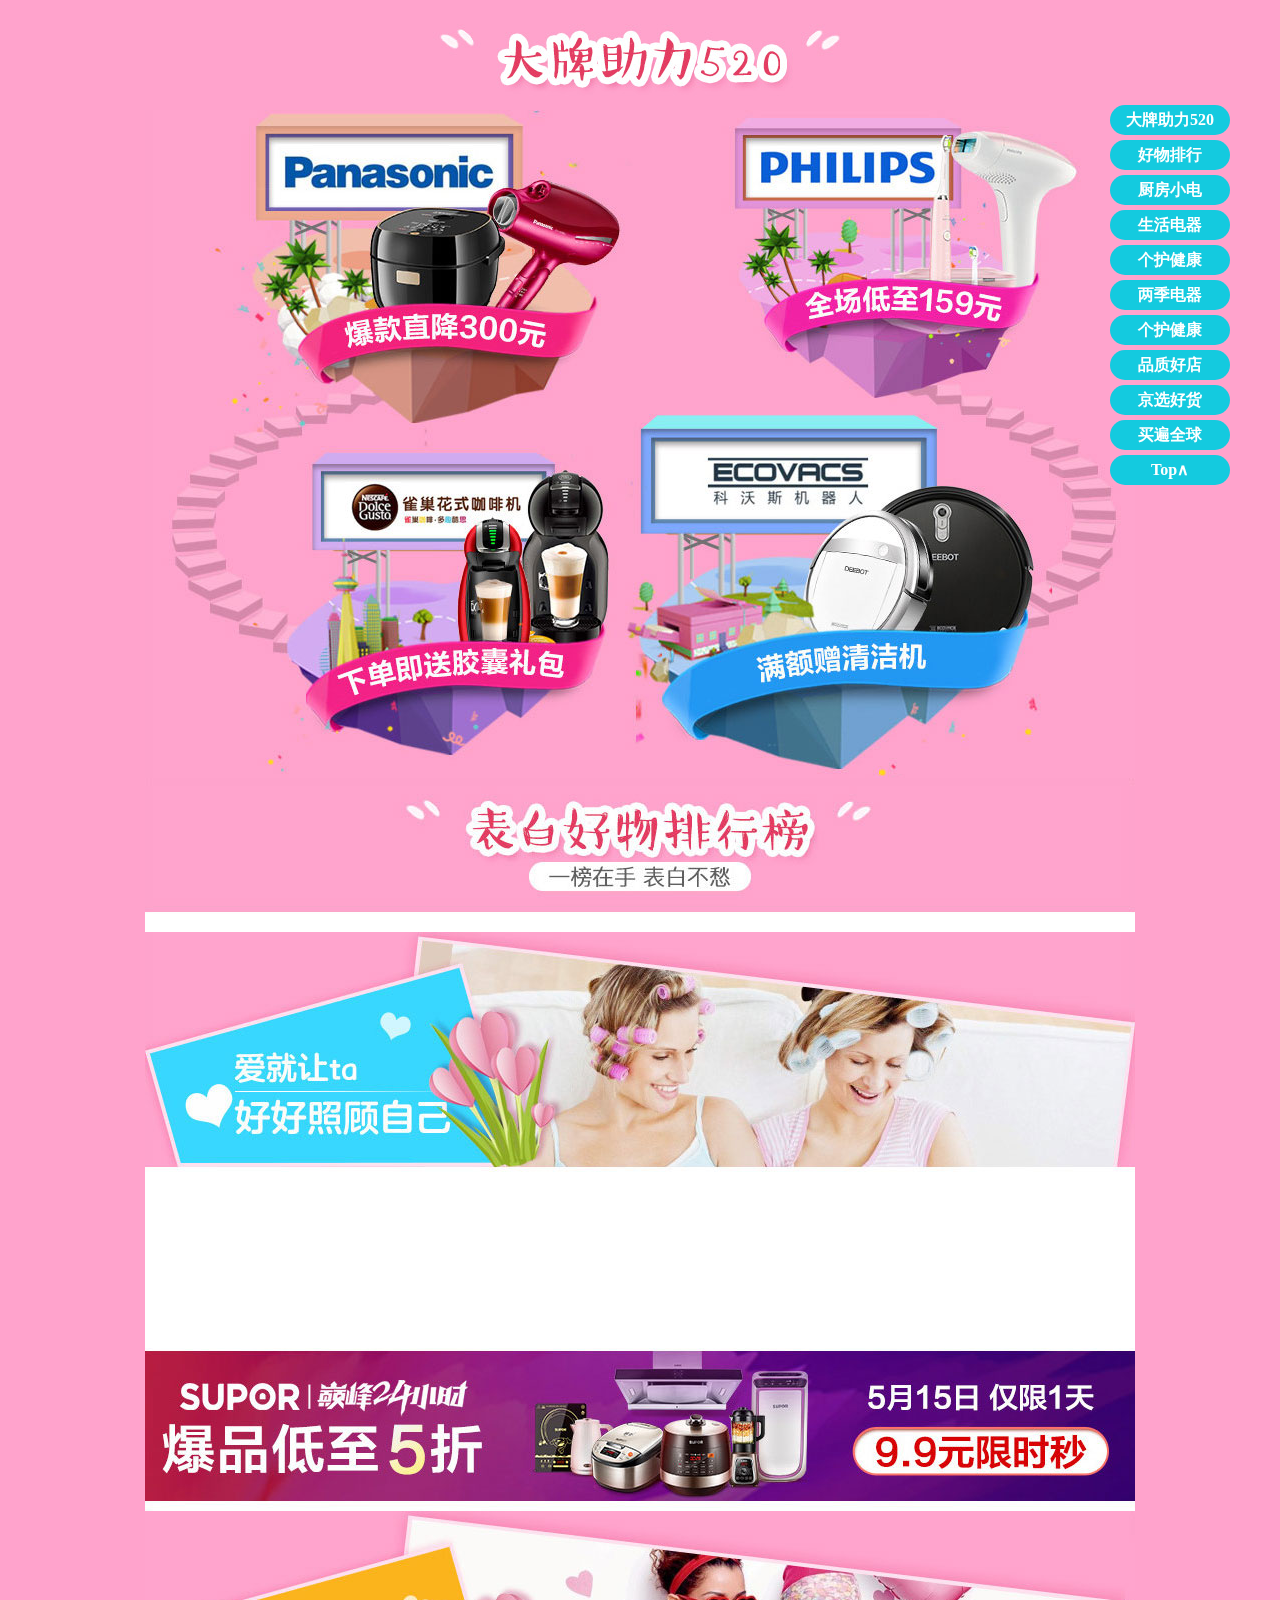
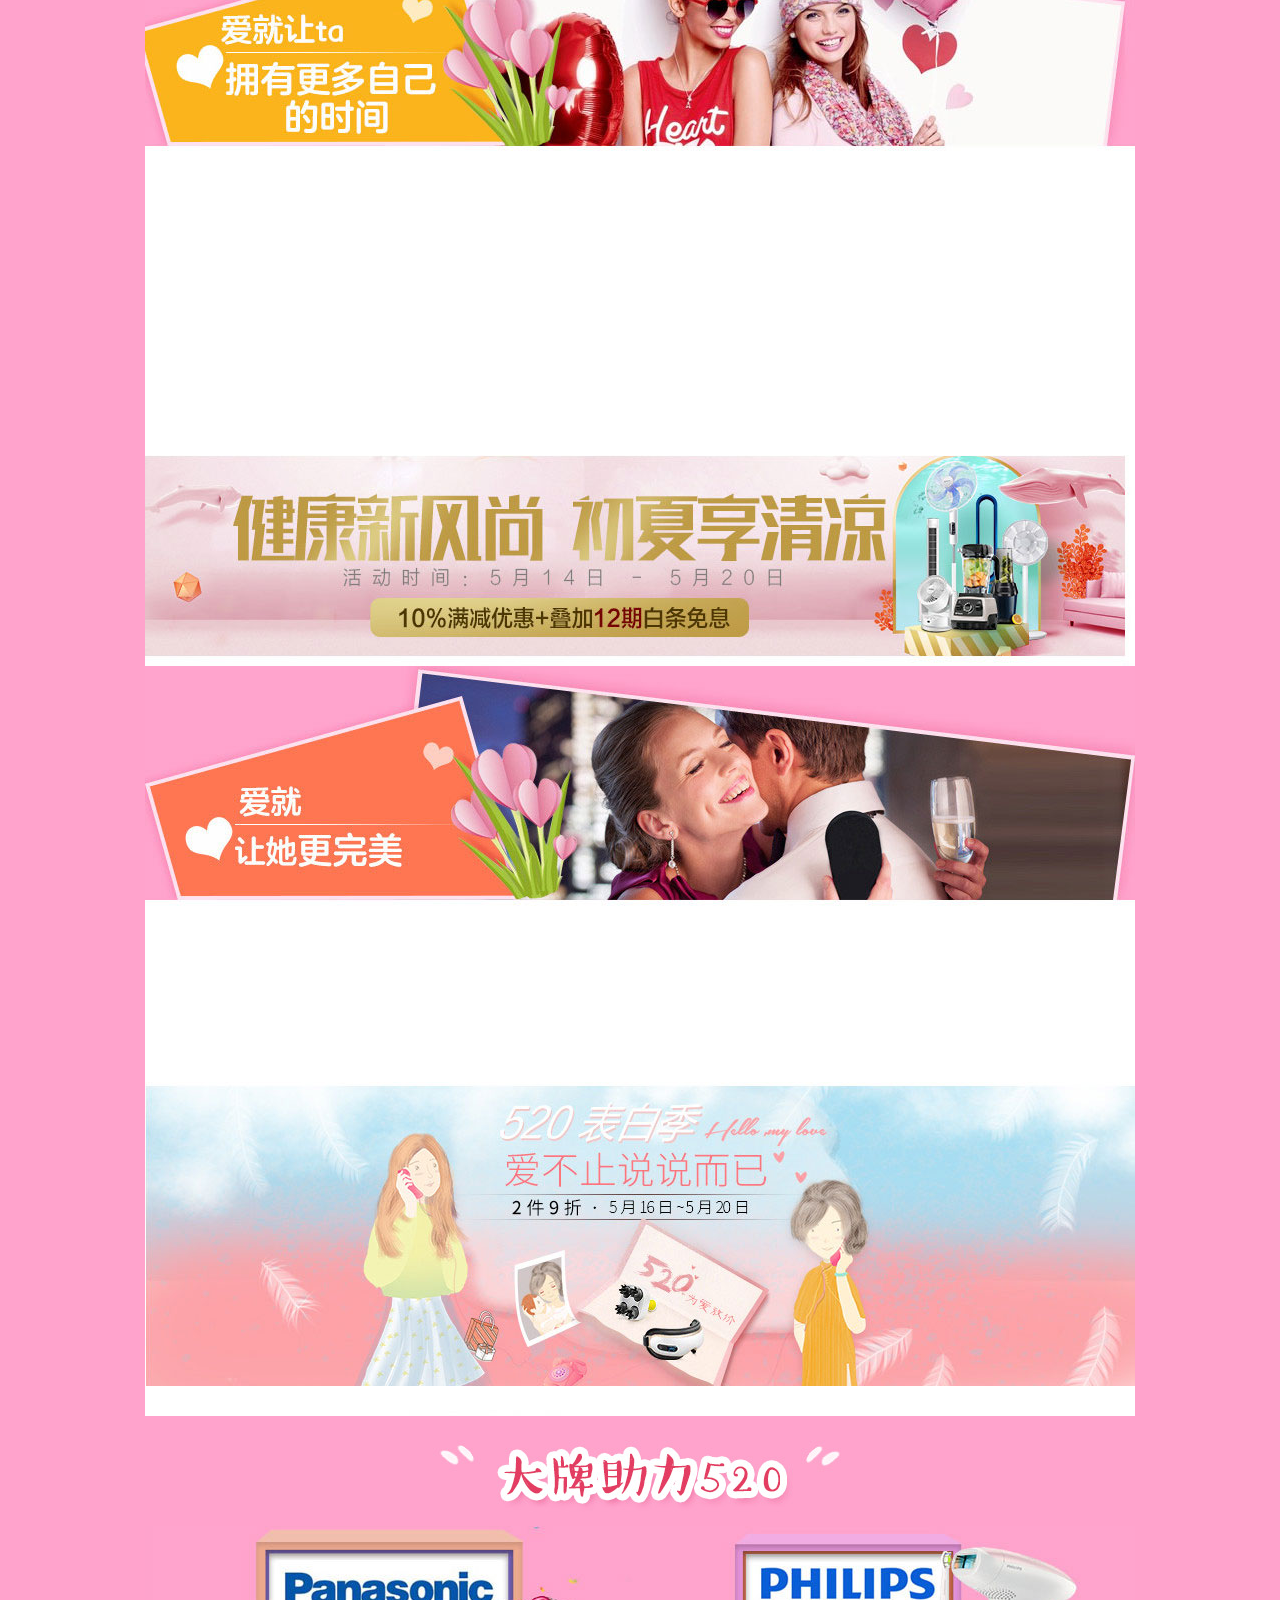
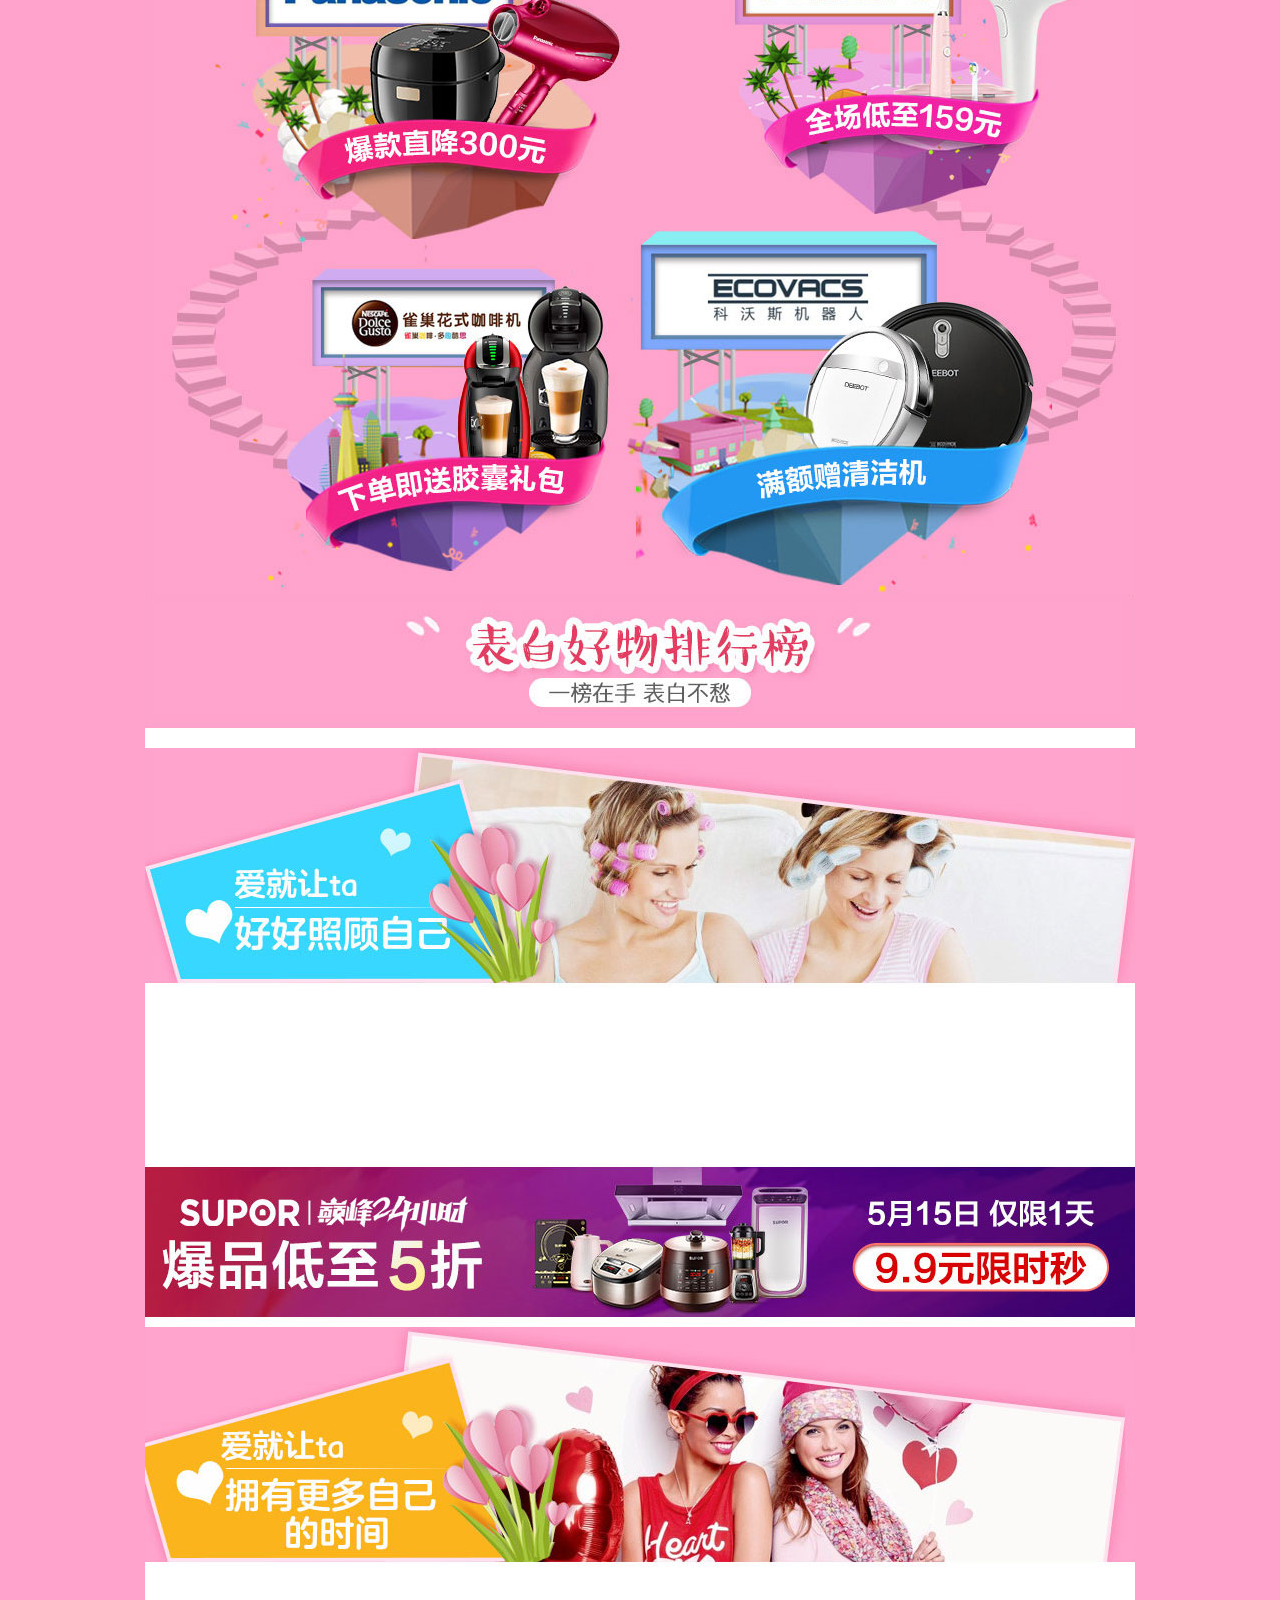
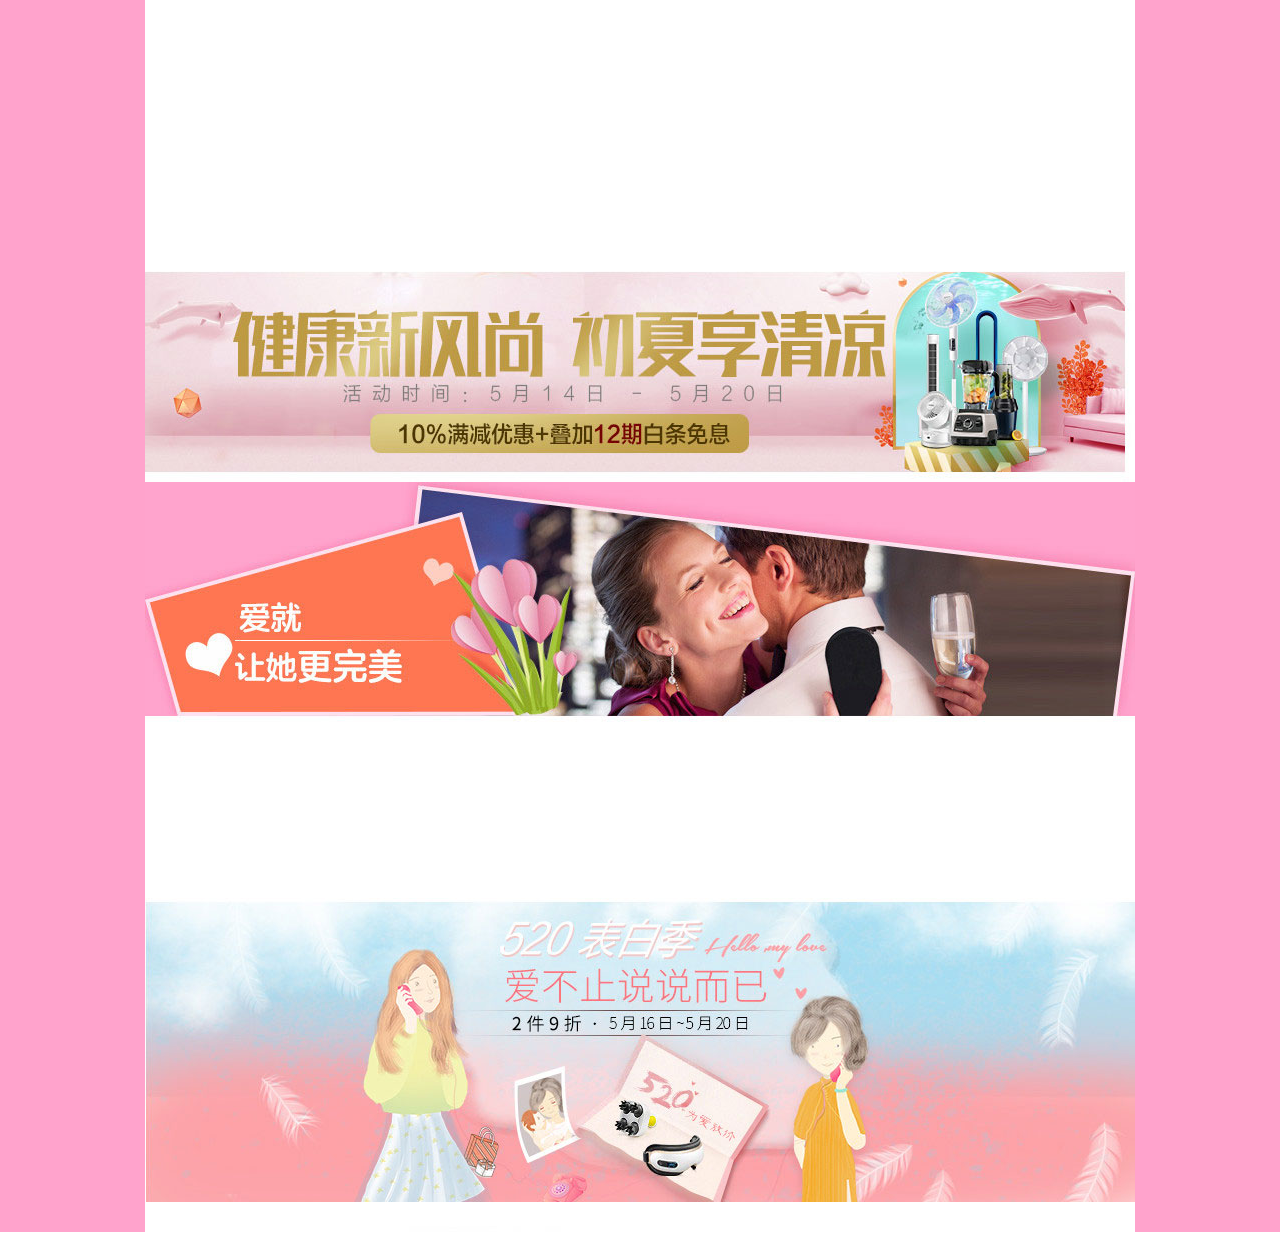
<file: 一期项目小特效/京东楼层/京东楼层.html>
<!doctype html>
<title>京东楼层</title>
<meta charset="utf-8">
<script src="jquery-1.8.3.min.js"></script>
<style>
	*{
		margin:0;
		padding:0;
		list-style:none;
	}

/*	.header{
		width:1200px;
		height:1px;
		margin:0 auto;
		background: #FFA3CC;
	}

	.footer{
		width:1200px;
		height:1px;
		margin:0 auto;
		background: #FFA3CC;
	}*/

	#main-jdlc-small-wrap{
		position:fixed;
		top:100px;
		right:50px;
	}
	#main-jdlc-small-wrap .main-jdlc-small{
		width:120px;
		height:30px;
		background:#14CADF;
		text-align:center;
		line-height:30px;
		margin-top:5px;
		color: #fff;
		font-weight: 800;
		border-radius: 50px;
	}
	#main-jdlc-wrap{
		width: 100%;
		background: #FFA3CC;
	}
	.main-jdlc{
		width:990px;
		margin:0 auto;
		/*background:yellow;*/
	}

	.mj-floor1{
		height:778px;
		background: #FFA3CC;
		/*margin-bottom:20px;*/
	}
	.mj-floor2{
		height:154px;
		/*background: red;*/
		/*margin-bottom:20px;*/
	}
	.mj-floor3{
		height:579px;
		/*background: #FFA3CC;*/
		/*margin-bottom:20px;*/
	}
	.mj-floor4{
		height:755px;
		/*background:	green;*/
		/*margin-bottom:20px;*/
	}
	.mj-floor5{
		height:750px;
		/*background: pink;*/
		/*margin-bottom:20px;*/
	}
	.mj-floor6{
		height:778px;
		/*margin-bottom:20px;*/
	}
	.mj-floor7{
		height:154px;
		/*margin-bottom:20px;*/
	}
	.mj-floor8{
		height:579px;
		/*margin-bottom:20px;*/
	}
	.mj-floor9{
		height:755px;
		/*margin-bottom:20px;*/
	}
	.mj-floor10{
		height:750px;
		/*margin-bottom:20px;*/
	}
	#main-jdlc-small-top{
		color: #fff;
		text-decoration: none;
	}
</style>
<!-- <div class="header"></div> -->
<div id="main-jdlc-wrap">
	<div class="main-jdlc">

		<div class="mj-floor1 mj-floor">
			<img src="./images/5af3bdccN0ff65b10.jpg">
			<img src="./images/2018-05-20_150414.jpg">
		</div>
		<div class="mj-floor2 mj-floor">
			<img src="./images/2018-05-20_152630.jpg">
		</div>
		<div class="mj-floor3 mj-floor">
			<img src="./images/2018-05-20_153329.jpg">
		</div>
		<div class="mj-floor4 mj-floor">
			<img src="./images/2018-05-20_155401.jpg">
		</div>
		<div class="mj-floor5 mj-floor">
			<img src="./images/2018-05-20_160100.jpg">
		</div>
		<div class="mj-floor6 mj-floor">
			<img src="./images/5af3bdccN0ff65b10.jpg">
			<img src="./images/2018-05-20_150414.jpg">
		</div>
		<div class="mj-floor7 mj-floor">
			<img src="./images/2018-05-20_152630.jpg">
		</div>
		<div class="mj-floor8 mj-floor">
			<img src="./images/2018-05-20_153329.jpg">
		</div>
		<div class="mj-floor9 mj-floor">
			<img src="./images/2018-05-20_155401.jpg">
		</div>
		<div class="mj-floor10 mj-floor">
			<img src="./images/2018-05-20_160100.jpg">
		</div>

	</div>
</div>
<!-- <div class="footer"></div> -->
<ul id="main-jdlc-small-wrap">
	<li class="main-jdlc-small">大牌助力520</li>
	<li class="main-jdlc-small">好物排行</li>
	<li class="main-jdlc-small">厨房小电</li>
	<li class="main-jdlc-small">生活电器</li>
	<li class="main-jdlc-small">个护健康</li>
	<li class="main-jdlc-small">两季电器</li>
	<li class="main-jdlc-small">个护健康</li>
	<li class="main-jdlc-small">品质好店</li>
	<li class="main-jdlc-small">京选好货</li>
	<li class="main-jdlc-small">买遍全球</li>
	<li class="main-jdlc-small"><a id="main-jdlc-small-top" href="#">Top∧</li>
</ul>
<script>
	$(function(){
		//点击li 滚动到对应的位置
		$('.main-jdlc-small').click(function(){
			//获取指定的li
			var index=$(this).index();
			//alert(index);
			//当前楼层距离顶部的位置
			//console.log($('.floor').eq(index).offset().top)

			var top=$('.mj-floor').eq(index).offset().top;

			//$('body,html').scrollTop(top);
			//加动画
			$('body,html').animate({
				scrollTop:top
			},500);

		})

		//获取每个楼层距离顶部的高度
		var heights=[];

		$('.mj-floor').each(function(){
			//给数组添加数据 每一个高度
			//向一个数组的尾部添加一个或者多个元素
			heights.push($(this).offset().top);
		});
		//获取每个楼层距离顶部的高度
		console.log(heights);



		//当前文档的滚动监听事件
		$(window).scroll(function(){
			//获取现在的滚动距离
			var top=$(window).scrollTop();
			//alert(top);

			//声明下标变量
			var index;
			//遍历每一个楼层距离顶部的高度
			for(var i=0;i<heights.length;i++){
				//1F 高度>=100 <2F的高度
				if(top>=heights[i] && top<heights[i+1]){
					//找到和1F对用的li的下标css 背景红色
					index=i;
					$('.main-jdlc-small').eq(index).css('background','red').siblings().css('background','#14CADF');
					break;
				//top >=6个
				}else if(top>=heights[heights.length-1]){
					//index重新赋值
					index=heights.length-1;
					//显示第七个的样式
					$('.main-jdlc-small').eq(index).css('background','red').siblings().css('background','#14CADF');
					break;
				}
			}
		});

	})
</script>
</file>
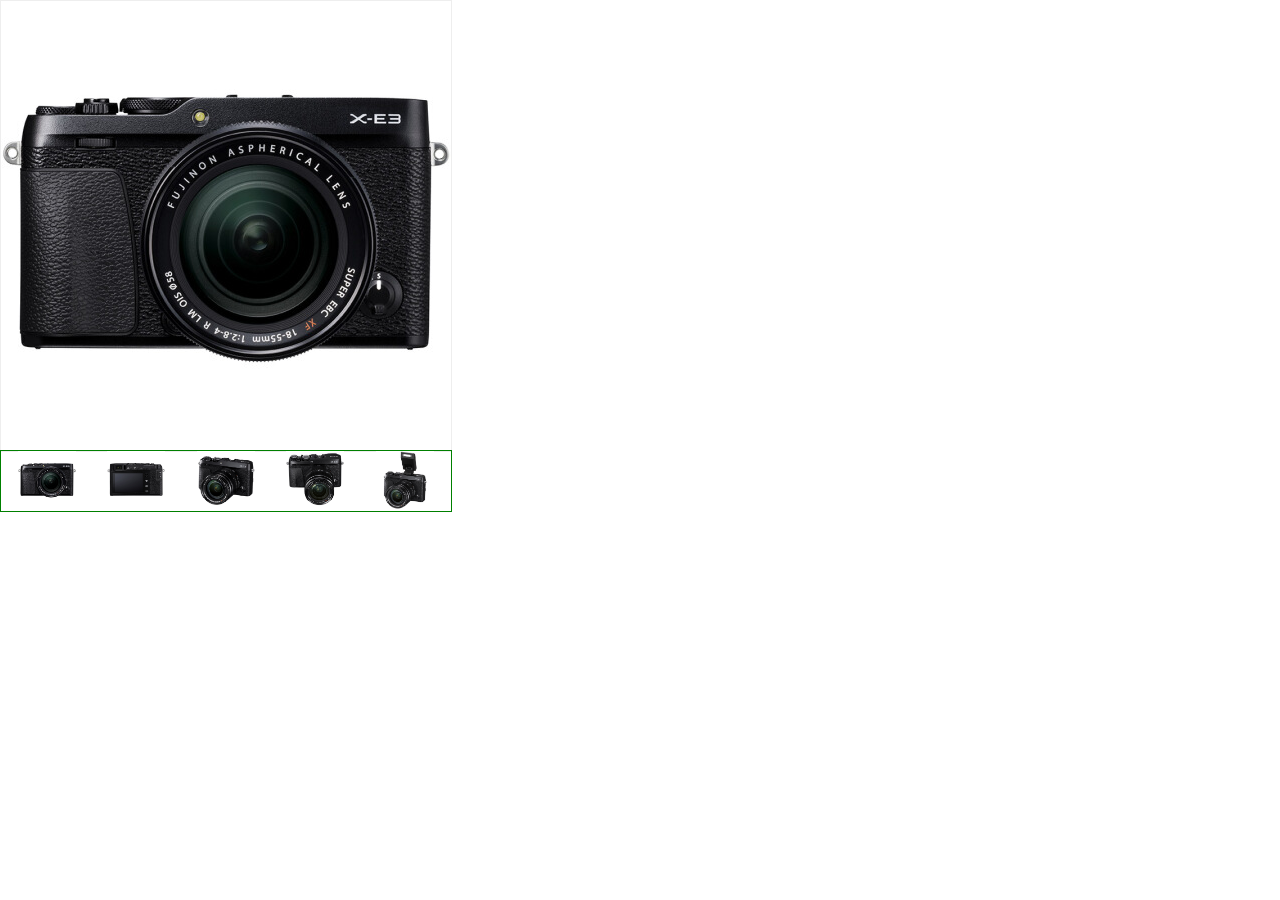
<file: 一期项目小特效/放大镜/放大镜.html>
<!doctype html>
<title>放大镜</title>
<meta charset="utf-8">
<script src="jquery-1.8.3.min.js"></script>
<style>
	*{
		margin:0;
		padding:0;
		list-style:none;
	}

	#p-m-l-small{
		width:450px;
		height:450px;
		border:1px solid #eee;
	}
	#p-m-l-small img{
		width:450px;
		height: 450px;
	}

	#p-m-l-move{
		width:300px;
		height:300px;
		border:1px solid #FEEEA7;
		background:yellow;
		position:absolute;
		left:0px;
		top:0px;
		opacity:0.6;
		display:none;
	}

	#p-m-l-big{
		width:600px;
		height:600px;
		border:1px solid #eee;
		position:absolute;
		left:450px;
		top:0px;
		overflow:hidden;
		display:none;
	}
	#p-m-l-big img{
		position:absolute;
		width: 900px;
		height: 900px;
	}

	#p-m-l-dian{
		width:450px;
		height:60px;
		border:1px solid green;
		position:absolute;
		left:0px;
		top:450px;
	}

	#p-m-l-dian li img{
		width:58px;
		height:58px;
	}

	#p-m-l-dian li{
		float:left;
		margin-left:1.5px;
		width: 58px;
		height: 58px;
		padding: 0 15px;
	}
</style>
		<!--小图移动-->
		<div id="p-m-l-small">
			<img src="images/photo-image1.jpg" id="small_pic">
			<div id="p-m-l-move"></div>
		</div>
		<!--大图移动-->
		<div id="p-m-l-big">
			<img src="images/photo-image1.jpg" id="bigPic">
		</div>
		<!--点更换图片-->
		<ul id="p-m-l-dian">
			<li><img src="images/photo-image1.jpg"></li>
			<li><img src="images/photo-image2.jpg"></li>
			<li><img src="images/photo-image3.jpg"></li>
			<li><img src="images/photo-image4.jpg"></li>
			<li><img src="images/photo-image5.jpg"></li>
		</ul>
<script>
	$(function(){
		//small中move移动
		$('#p-m-l-small').mousemove(function(e){
			//move big显示
			$('#p-m-l-move,#p-m-l-big').show();

			//move的坐标
			var x=e.pageX-$(this).offset().left;
			var y=e.pageY-$(this).offset().top;
			//alert(x+':'+y)

			//鼠标居中-move一半宽高
			var x=x-$('#p-m-l-move').width()/2;
			var y=y-$('#p-m-l-move').height()/2;

			//边界判断
			//左边
			if(x<=0){
				x=0
			}
			//上边
			if(y<=0){
				y=0;
			}
			//left的最大值
			if(x>=$('#p-m-l-small').width()-$('#p-m-l-move').width()){
				x=$('#p-m-l-small').width()-$('#p-m-l-move').width();
			}

			//top的最大值
			if(y>=$('#p-m-l-small').height()-$('#p-m-l-move').height()){
				y=$('#p-m-l-small').height()-$('#p-m-l-move').height();
			}

			//move绑定坐标
			$('#p-m-l-move').css({left:x,top:y});

			//算大图和小图比例关系
			var scale=$('#p-m-l-big>img').width()/$('#p-m-l-small>img').width()
			// alert(scale);

			//big的移动距离=move距离*比例关系
			$('#p-m-l-big').scrollLeft(x*scale);
			$('#p-m-l-big').scrollTop(y*scale);

			//大图src=small的src
			$('#p-m-l-big>img').attr('src',$('#p-m-l-small>img').attr('src'))

		}).mouseout(function(){
			$('#p-m-l-move,#p-m-l-big').hide();
		});


		//点更换图片
		$('#p-m-l-dian>li>img').mouseover(function(){
			//small中img的src=当前img的src
			$('#p-m-l-small>img').attr('src',$(this).attr('src'));
		})






	})
</script>
</file>
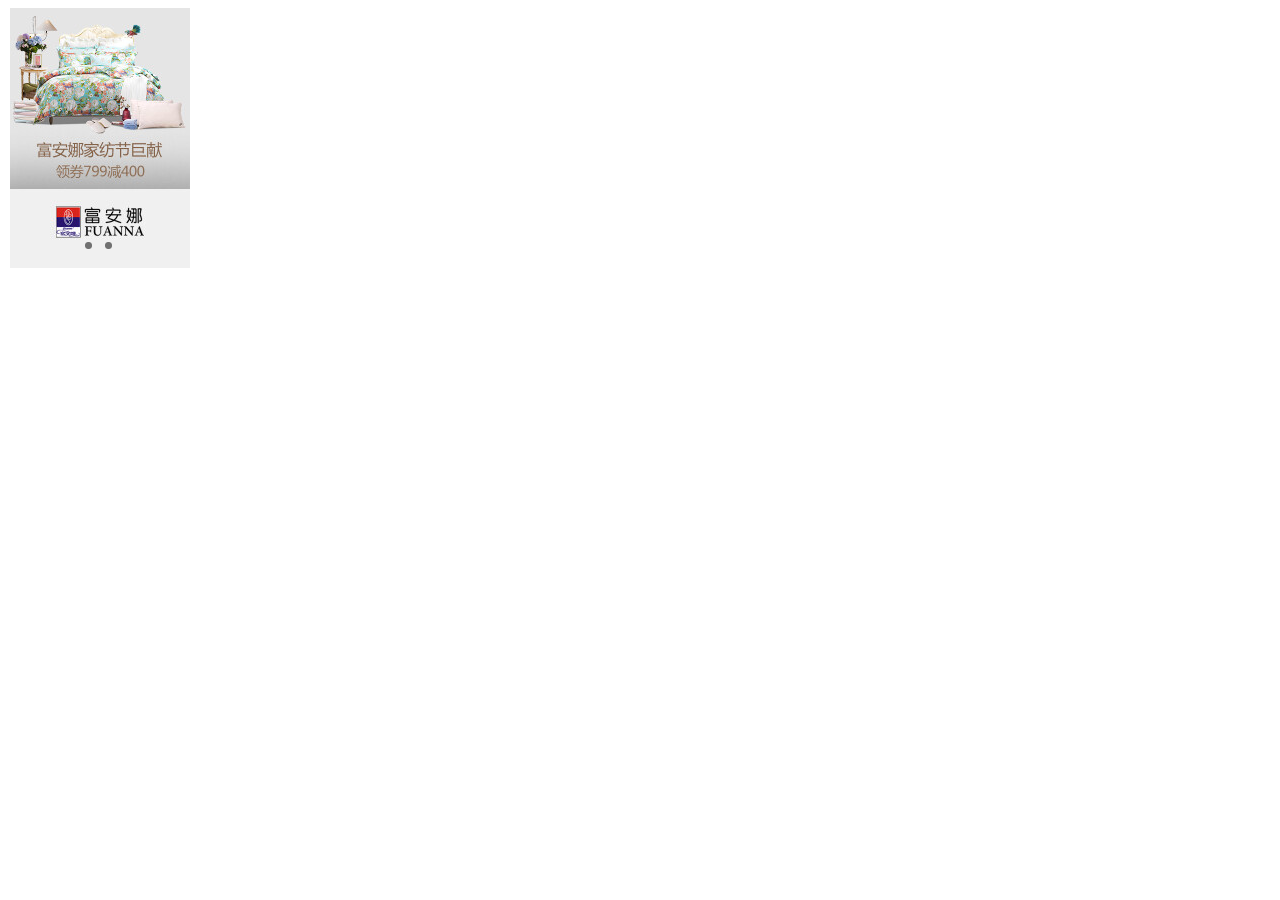
<file: 一期项目小特效/无缝轮播/1.html>
<!doctype html>

<html>

<head><meta charset="utf-8"><title>jquery轮播图</title>

<script src="jquery-1.8.3.min.js" type="text/javascript"></script>

<script type="text/javascript">

//兼容各种浏览器

  $(function(){

     var w2=200;

      var l2=0;

      var timer2=null;

      var len2=$("#scroll-ul2 li").length*2; //复制了一份图片，长度变了。

      //复制一份图片，是为了解决第一张图片切换到最后一张或 最后一张切换到第一张时，图片区域会出现空白，用户体验不友好。

      // 页面一加载，就把ul定位到追加图片的第一张（本身图片在前，追加图片在后。）

      //当图片位置到第一份图片第二张时，马上把图片定位到第二份的第一张,图片位置到最后一张时（第二份最后一张）时，就把图片定位到第一份最后一张,

      //这样图片后面或前面还有一张图片，切换时不会留下空白。（关键之处）

    //加载后图片排列像这样：1  2  3  4  5  1  2  3  4  5

     $("#scroll-ul2").append($("#scroll-ul2").html()).css({'width':len2*w2, 'left': -len2*w2/2});



    //自动每8秒切换一次

    timer2=setInterval(init,8000);

    function init(){

         $(".scroll2 .next2").trigger('click'); //当页面一加载就触发next按钮的点击事件，用trigger的好处是减少重复代码,如果不用，就要把按钮click事件里代码全部复制过来，因为加载的代码和点击next按钮代码和效果相同，所以就用trigger触发执行click里面代码。

    }



    $("#scroll-ul2 li").hover(function(){

         clearInterval(timer2);

        },function(){

            timer2=setInterval(init,8000);

       });



      $(".prev2").click(function(){

          l2=parseInt($("#scroll-ul2").css("left"))+w2;  //这里要转成整数，因为后面带了px单位

             showCurrent(l2);

          });

          $(".next2").click(function(){

             l2=parseInt($("#scroll-ul2").css("left"))-w2;  //这里要转成整数，因为后面带了px单位

            showCurrent(l2);

      });

       function showCurrent(l2){     //把图片的左右切换封装成一个函数

       if($("#scroll-ul2").is(':animated')){ //当ul正在执行动画的过程中，阻止执行其它动作。关键之处，不然图片切换显示不完全，到最后图片空白不显示。

          return;

       }

          $("#scroll-ul2").animate({"left":l2},500,function(){

                if(l2==0){ //当图片位置到第一份图片第二张时，马上把图片定位到第二份的第一张。注意这里的设置的css一定到写在animate动画完成时的执行  //函数里。否则图片只是一瞬间回到第一张，但是没有向右的动画效果。 我在做的时候，用的不是css,而是用animate()定位到第二个第一张，结果切换时，是反方向的运动，一直觉得无论怎样，图片方向都会发生变化 ，弄得花了一天时间才找到原因，所以一定 要用css。

               $("#scroll-ul2").css("left",-len2*w2/2);



             }else if(l2==(1-len2)*w2){ //图片位置到最后一张时（第二份最后一张）时，就把图片定位到第一份最后一张。从而显示的是第一份最后一张。

                 $("#scroll-ul2").css('left',(1-len2/2)*w2);

                }

            });

         }



      });

</script>

<style type="text/css">
*{
  margin: 0;
  padding: 0;
}
.scroll2{ width:200px; height:275px;  position:relative; overflow:hidden;background: #fff;}

.scroll2 ul{list-style-type:none; padding:0; margin:0; position:absolute; top:0;left:0; width:200px; height:210px; }

.scroll2 li{float:left; width:200px; height:275px;}

#zzzz1{
  /*background: #ff0;*/
}
#zzzz2{
  /*background: #f0f;*/
}
#zzzz1>div,#zzzz2>div{
  width: 200px;
  height: 275px;
  float: left;
  /*border: 1px solid red;*/
  text-align: center;
  /*position: relative;*/
  /*background: #a6a;*/
}
#zzzz1>div>img,#zzzz2>div>img{
  margin-top: 8px;
  cursor: pointer;
  /*position: absolute;*/
  /*top: -127px;*/
}
.prev2{position:absolute; left:85px; bottom:20px; width: 20px; height: 20px;}

.next2{position:absolute; left:105px; bottom:20px; width: 20px; height: 20px;}

/*#arrow{background-position: 50px 50px;}*/
</style>

</head>

<body>

<div class="scroll2">

  <ul id="scroll-ul2">

    <li id="zzzz1">
    <!-- 200 275 -->
      <div>
        <img src="./images/z1.jpg">
      </div>
    </li>

    <li id="zzzz2">
      <div>
        <img src="./images/z2.jpg">
      <div>

    </li>

  </ul>

  <a href="#" class="prev2"><img id="arrow" src="images/arrow.png" border="0" width="7px" height="7px"></a>

  <a href="#" class="next2"><img id="arrow" src="images/arrow.png" border="0" width="7px" height="7px"></a>
</div>

</body>

</html>
</file>
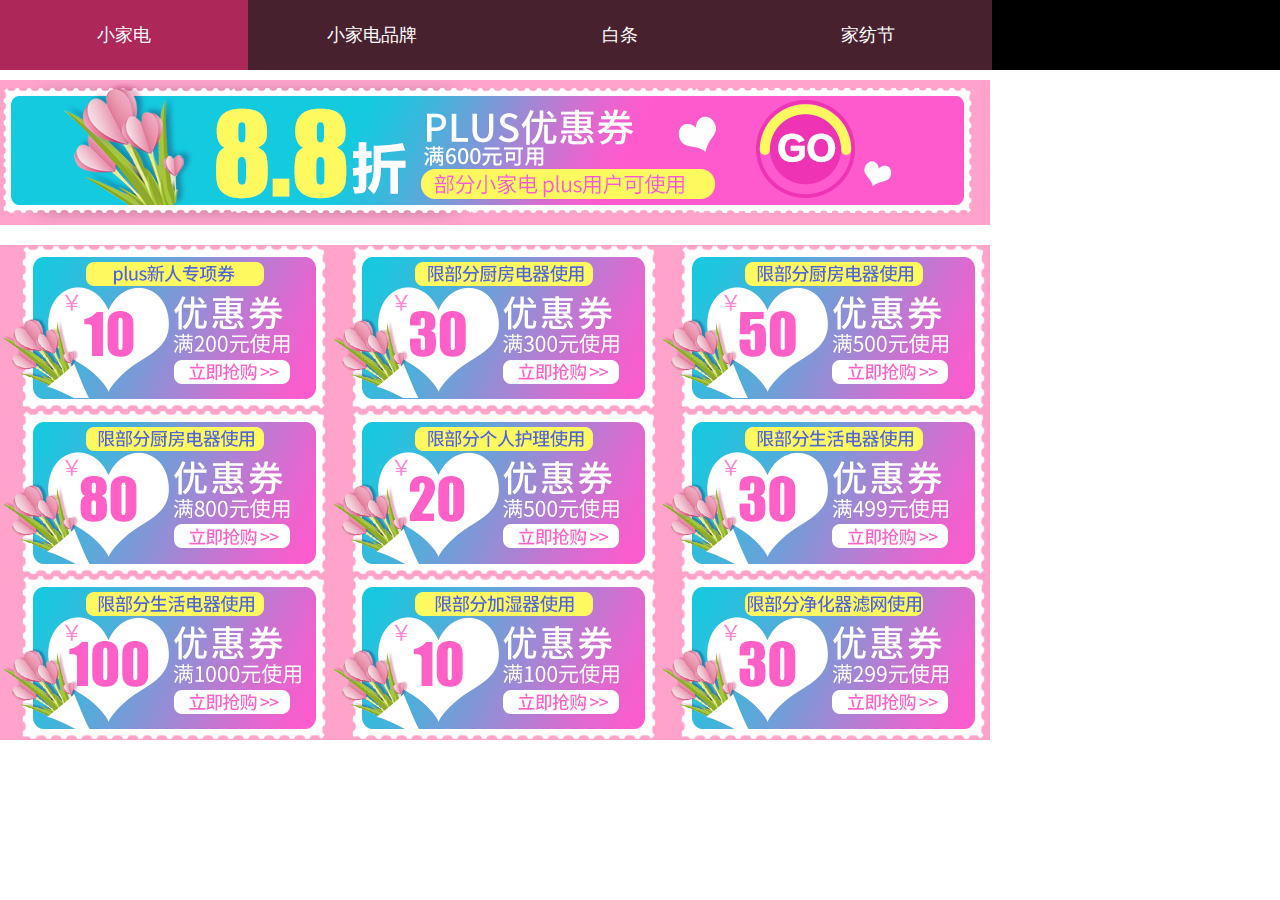
<file: 一期项目小特效/选项卡/login.html>
<!DOCTYPE html>
<html lang="en">
    <head>
        <meta charset="utf-8">
        <!-- 使用IE最新版本渲染 -->
        <meta http-equiv="X-UA-Compatible" content="IE=Edge">
        <!-- 浏览器 优先使用 webkit内核-->
        <meta name="renderer" content="webkit">
        <script src="js/jquery-1.8.3.min.js"></script>
        <!-- <script src="js/jq.js"></script> -->
        <script src="js/jq2.js"></script>
        <link href="./images/favicon.ico" rel="shortcut icon" type="image/x-icon">
        <link rel="stylesheet" type="text/css" href="./css/reset.css">
        <link rel="stylesheet" type="text/css" href="./css/login.css">
        <title>京东-欢迎登录</title>
         <!-- IE9以下执行代码 -->
        <!--[if lt IE 9]>
            <srcipt src="./js/html5shiv.js"></script>
        <![endif]-->
        <!--[if lt IE 8]>
            <script src="./js/selectivizr-min.js"></script>
        <![endif]-->


    </head>

<body>

    <!-- 990 475 -->
    <section>


        <!-- 346 428 -->
            <div id="login-form">
                <div id="l-f-top">
                    <!-- <div id="ltt-wrap">

                        <div id="ltt">
                            <i class="icon-tips"></i>
                            <p>京东不会以任何理由要求您转账汇款，谨防诈骗。</p>
                        </div>
                    </div> -->
            <div class="tab_t">
                    <div id="smdl" class="selected">
                        小家电
                    </div>

                    <div id="zhdl">
                        小家电品牌
                    </div>

                    <div id="smdl">
                        白条
                    </div>

                    <div id="zhdl">
                        家纺节
                    </div>

            </div>
                </div>


            <div class="tab_c">
                <!-- 小家电-->
                <div id="l-f-bottom">
                    <div>
                        <img src="./images/5af556cbN9fce49a9.png"></div>
                    <div>
                        <ul>
                            <li><img src="./images/优惠卷1.png"></li>
                            <li><img src="./images/优惠卷2.png"></li>
                            <li><img src="./images/优惠卷3.png"></li>
                            <li><img src="./images/优惠卷4.png"></li>
                            <li><img src="./images/优惠卷5.png"></li>
                            <li><img src="./images/优惠卷6.png"></li>
                            <li><img src="./images/优惠卷7.png"></li>
                            <li><img src="./images/优惠卷8.png"></li>
                            <li><img src="./images/优惠卷9.png"></li>
                        </ul>
                    </div>

                </div>

                <!-- 小家电品牌 -->
                <div id="l-f-bottom2" class="hide">

                    <div>
                        <ul>
                            <li><img src="./images/优惠卷21.png"></li>
                            <li><img src="./images/优惠卷22.png"></li>
                            <li><img src="./images/优惠卷23.png"></li>
                        </ul>
                    </div>

                    <div>
                        <img src="./images/优惠卷24.png">
                    </div>

                </div>


                <!-- 白条 -->
                <div id="l-f-bottom3" class="hide">

                    <div>
                        <img src="./images/优惠卷31.jpg">
                    </div>

                </div>


                <!-- 家纺节 -->
                <div id="l-f-bottom4" class="hide">

                    <div>
                        <img src="./images/优惠卷41.jpg">
                    </div>

                </div>

            </div>


        </div>

    </section>
    <!-- 底部 -->
    <!-- 990 100 -->

<!-- <footer>
<div id="footer" class="login-w">
<p>
    <a>关于我们</a><span>|</span>
    <a>联系我们</a><span>|</span>
    <a>人才招聘</a><span>|</span>
    <a>商家入驻</a><span>|</span>
    <a>广告服务</a><span>|</span>
    <a>手机京东</a><span>|</span>
    <a>友情链接</a><span>|</span>
    <a>销售联盟</a><span>|</span>
    <a>京东社区</a><span>|</span>
    <a>京东公益</a><span>|</span>
    <a>English Site</a>
</p>
<p>
Copyright © 2004-2018  京东JD.com 版权所有
</p>
</div>
</footer> -->
</body>
</html>
</file>
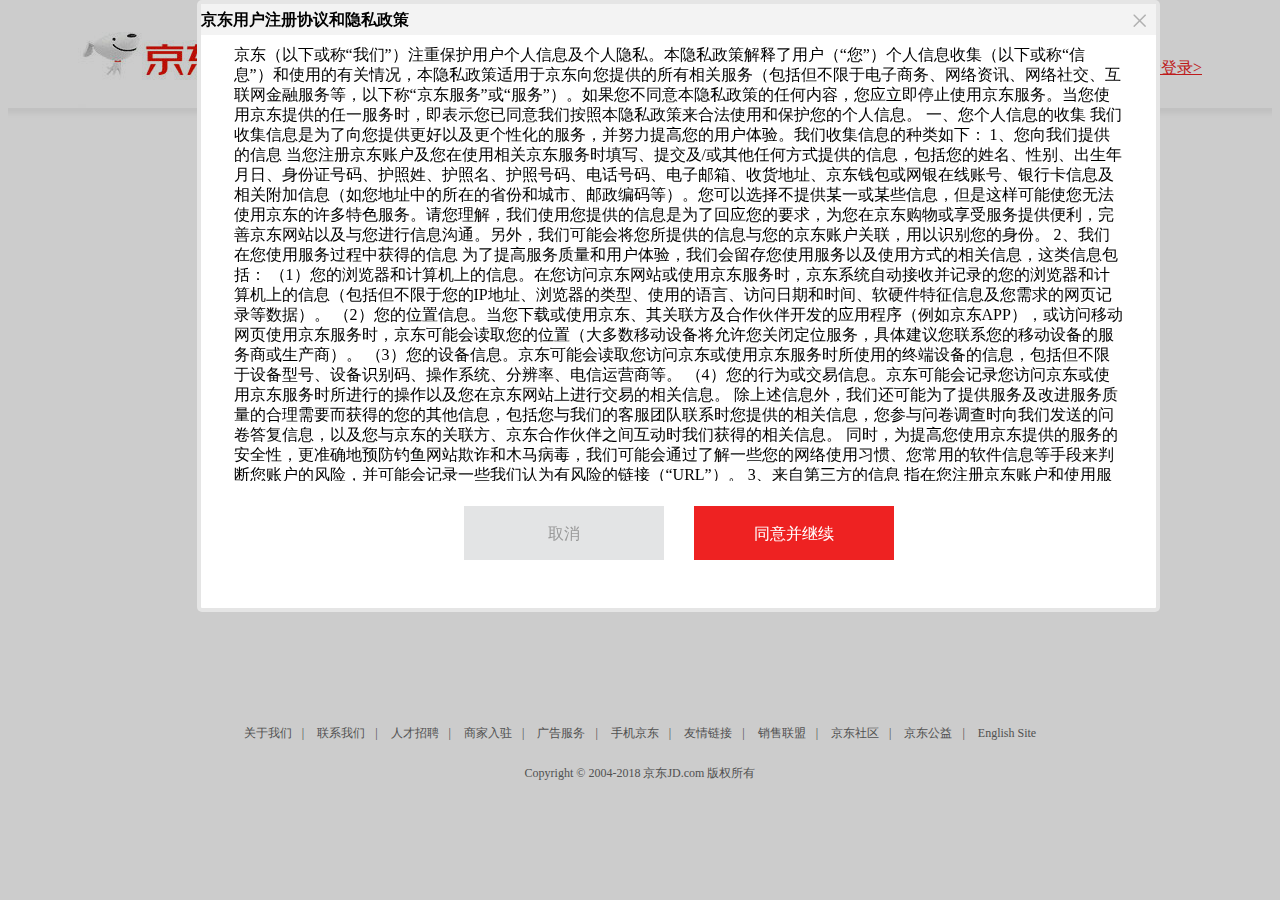
<file: 一期项目小特效/遮罩层/遮罩层.html>
<!doctype html>
<title>遮罩层</title>
<meta charset="utf-8">
<script src="jquery-1.8.3.min.js"></script>
<link rel="stylesheet" type="text/css" href="./css/register.css">

<div class="mask">
	<div id="tt">

        <div>

            <div>
                京东用户注册协议和隐私政策
                <img id="gb-btn" src="./images/x.png">
            </div>

            <div>
京东（以下或称“我们”）注重保护用户个人信息及个人隐私。本隐私政策解释了用户（“您”）个人信息收集（以下或称“信息”）和使用的有关情况，本隐私政策适用于京东向您提供的所有相关服务（包括但不限于电子商务、网络资讯、网络社交、互联网金融服务等，以下称“京东服务”或“服务”）。如果您不同意本隐私政策的任何内容，您应立即停止使用京东服务。当您使用京东提供的任一服务时，即表示您已同意我们按照本隐私政策来合法使用和保护您的个人信息。

一、您个人信息的收集

我们收集信息是为了向您提供更好以及更个性化的服务，并努力提高您的用户体验。我们收集信息的种类如下：
1、您向我们提供的信息
当您注册京东账户及您在使用相关京东服务时填写、提交及/或其他任何方式提供的信息，包括您的姓名、性别、出生年月日、身份证号码、护照姓、护照名、护照号码、电话号码、电子邮箱、收货地址、京东钱包或网银在线账号、银行卡信息及相关附加信息（如您地址中的所在的省份和城市、邮政编码等）。您可以选择不提供某一或某些信息，但是这样可能使您无法使用京东的许多特色服务。请您理解，我们使用您提供的信息是为了回应您的要求，为您在京东购物或享受服务提供便利，完善京东网站以及与您进行信息沟通。另外，我们可能会将您所提供的信息与您的京东账户关联，用以识别您的身份。
2、我们在您使用服务过程中获得的信息
为了提高服务质量和用户体验，我们会留存您使用服务以及使用方式的相关信息，这类信息包括：
（1）您的浏览器和计算机上的信息。在您访问京东网站或使用京东服务时，京东系统自动接收并记录的您的浏览器和计算机上的信息（包括但不限于您的IP地址、浏览器的类型、使用的语言、访问日期和时间、软硬件特征信息及您需求的网页记录等数据）。
（2）您的位置信息。当您下载或使用京东、其关联方及合作伙伴开发的应用程序（例如京东APP），或访问移动网页使用京东服务时，京东可能会读取您的位置（大多数移动设备将允许您关闭定位服务，具体建议您联系您的移动设备的服务商或生产商）。
（3）您的设备信息。京东可能会读取您访问京东或使用京东服务时所使用的终端设备的信息，包括但不限于设备型号、设备识别码、操作系统、分辨率、电信运营商等。
（4）您的行为或交易信息。京东可能会记录您访问京东或使用京东服务时所进行的操作以及您在京东网站上进行交易的相关信息。
除上述信息外，我们还可能为了提供服务及改进服务质量的合理需要而获得的您的其他信息，包括您与我们的客服团队联系时您提供的相关信息，您参与问卷调查时向我们发送的问卷答复信息，以及您与京东的关联方、京东合作伙伴之间互动时我们获得的相关信息。
同时，为提高您使用京东提供的服务的安全性，更准确地预防钓鱼网站欺诈和木马病毒，我们可能会通过了解一些您的网络使用习惯、您常用的软件信息等手段来判断您账户的风险，并可能会记录一些我们认为有风险的链接（“URL”）。
3、来自第三方的信息
指在您注册京东账户和使用服务过程中，您授权京东可向京东的关联方、合作伙伴获取其所收集的相关信息。这些信息包括但不限于您的身份信息、行为信息、交易信息、设备信息等，京东会将此类信息汇总，用于帮助京东向您提供更好以及更加个性化的服务或更好的预防互联网欺诈。
您了解并同意，以下信息不适用本隐私政策：
（1）您在使用京东提供的搜索服务时输入的关键字信息；
（2）信用评价、违反法律法规规定或违反京东平台规则行为及京东已对您采取的措施；
（3）应法律法规要求需公示的企业名称等相关工商注册信息以及自然人经营者的信息。
（4）其他您与京东或京东的关联方所签署的协议（包括在线签署的电子协议，例如《京东用户注册协议》）以及京东平台规则中明确约定或提示您不适用本隐私政策的与您有关的信息。

二、我们对您个人信息的管理和使用

为向您提供服务、提升我们的服务质量以及优化您的服务体验，我们会在符合法律规定下使用您的个人信息，并主要用于下列用途：
1、向您提供您使用的各项服务，并维护、改进这些服务。
2、向您推荐您可能感兴趣的内容，包括但不限于向您发出产品和服务信息，或通过系统向您展示个性化的第三方推广信息，或在征得您同意的情况下与京东的合作伙伴共享信息以便他们向您发送有关其产品和服务的信息。如您不希望接收上述信息，可通过相应的退订功能进行退订。
3、我们可能使用您的个人信息以验证身份、预防、发现、调查欺诈、危害安全、非法或违反与我们或其关联方协议、政策或规则的行为，以保护您、其他京东用户，或我们或其关联方的合法权益。
4、我们可能会将来自某项服务的个人信息与来自其他服务所获得的信息结合起来，用于为了给您提供更加个性化的服务使用，例如为让您通过购物拥有更广泛的社交圈而使用、共享或披露您的信息。
5、我们会对我们的服务使用情况进行统计，并可能会与公众或第三方分享这些统计信息，以展示我们的产品或服务的整体使用趋势。但这些统计信息不包含您的任何身份识别信息。
6、让您参与有关我们产品及服务的调查。
7、经您同意或授权的其他用途。

三、您个人信息的分享

您的个人信息是我们为您提供服务的重要部分，我们会遵循法律规定对您的信息承担保密义务。除以下情形外，我们不会将您的个人信息披露给第三方：
1、征得您的同意或授权。
2、根据法律法规的规定或行政或司法机构的要求。
3、出于实现“我们对您个人信息的管理和使用”部分所述目的，或为履行我们在《京东用户注册协议》或本隐私政策中的义务和行使我们的权利，向京东的关联方、合作伙伴或代表京东履行某项职能的第三方（例如代表我们发出推送通知的通讯服务商、处理银行卡的支付机构等）分享您的个人信息。
4、如您是适格的知识产权投诉人并已提起投诉，应被投诉人要求，向被投诉人披露，以便双方处理可能产生的权利纠纷。
5、只有共享您的信息，才能提供您需要的服务，或处理您与他人的纠纷或争议。
6、您出现违反中国有关法律、法规规定或者违反您与京东签署的相关协议（包括在线签署的电子协议）或违反相关京东平台规则时需要向第三方披露的情形。
7、为维护京东及其关联方或其他京东用户的合法权益。
随着我们业务的发展，我们及我们的关联方有可能进行合并、收购、资产转让或类似的交易，您的个人信息有可能作为此类交易的一部分而被转移。我们将在转移前通知您。

四、您个人信息的安全

京东严格保护您的个人信息安全。我们使用各种制度、安全技术和程序等措施来保护您的个人信息不被未经授权的访问、篡改、披露或破坏。如果您对我们的个人信息保护有任何疑问，请联系我们的客服。
在通过京东网站与第三方进行网上商品或服务的交易时，您不可避免的要向交易对方或潜在的交易对方披露自己的个人信息，如联络方式或者邮政地址等。请您妥善保护自己的个人信息，仅在必要的情形下向他人提供。如您发现自己的个人信息泄密，尤其是你的账户及密码发生泄露，请您立即联络我们的客服，以便我们采取相应措施。

五、访问和更新您的个人信息

您可以在“我的京东”页面的“账户设置”菜单中查阅您提交给京东的所有个人信息，你也可通过上述途径更新除实名认证信息之外的其他个人信息（您的实名认证信息是您通过实名认证时使用的姓名和身份证信息），如您需要变更您的实名认证信息，您可拨打95118服务热线申请变更。
六、Cookie 及网络 Beacon的使用

1、Cookie的使用
Cookie是由网页服务器存放在您的访问设备上的文本文件。指定给您的Cookie 是唯一的，它只能被将Cookie发布给您的域中的Web服务器读取。
京东使用 Cookie 来帮助您实现您的联机体验的个性化，使您在京东及其关联方获得更轻松的访问体验。例如，Cookie 会帮助您在后续访问京东网站时调用您的信息，简化记录您填写个人信息（例如一键登录等）的流程；为您提供安全购物的偏好设置；帮助您优化对广告的选择与互动；保护您的数据安全等。
您有权接受或拒绝 Cookie。大多数浏览器会自动接受Cookie，但您通常可根据自己的需要来修改浏览器的设置以拒绝 Cookie。如果选择拒绝 Cookie，那么您可能无法完全体验所访问的京东网站或某些服务的全部功能。
2、网络Beacon的使用
京东网页上常会包含一些电子图象（称为"单像素" GIF 文件或 "网络 beacon"），它们可以帮助网站计算浏览网页的用户或访问某些cookie。京东使用网络beacon的方式有：
（1）京东通过在京东网站上使用网络beacon，计算用户访问数量，并通过访问 cookie 辨认注册用户。
（2）京东通过得到的cookie信息，可以在京东网站提供个性化服务。

七、未成年人的个人信息保护

京东非常重视对未成年人个人信息的保护。若您是18周岁以下的未成年人，在使用京东服务前，应事先取得您家长或法定监护人的书面同意。京东根据国家相关法律法规的规定保护未成年人的个人信息。

八、通知和修订

为给你提供更好的服务，京东的业务将不时变化，本隐私政策也将随之调整。京东会通过在京东网站、移动端上发出更新版本并提醒您相关内容的更新，也请您访问京东以便及时了解最新的隐私政策。如果您对于本隐私政策或在使用京东服务时对于您的个人信息或隐私情况有任何问题，请联系京东客服并作充分描述，京东将尽力解决。


            </div>

            <div>
                <div>
                    <a href="index.html" target="_self"><button>取消</button></a>
                    <a id="tongyijixu"><button>同意并继续</button></a>
                </div>

            </div>

        </div>

    </div>


	</div>
</div>


<div class="header clearfix">
    <div id="header-wrap">
        <div id="header">
            <div><img src="./images/2018-05-20_220724.jpg"></div>
            <div>已有账号？ <a href="login.html">请登录></a></div>
        </div>
    </div>
</div>


<div id="content-wrap clearfix">
    <div id="content" class="register-w">
        <div>
            <img src="./images/2018-05-21_000042.jpg">
        </div>
    <form action="1.php" method="post">
        <table id="form-table">
            <tr>
                <td>
                    <label>中国0086</label><input type="text" placeholder="建议使用常用手机号">
                </td>
            </tr>
            <tr>
                <td></td>
            </tr>
            <tr>
                <td>
                    <button>点击按钮进行验证</button>
                </td>
            </tr>
            <tr>
                <td></td>
            </tr>
            <tr>
                <td>
                    <button>下一步</button>
                </td>
            </tr>
        </table>

            <div id="table-b">

                <div id="qyyh-l">
                    企业用户注册
                </div>
                <div id="gjzc-r">
                    国际站注册
                </div>

            </div>
    </form>
    </div>
</div>

<div class="links">
        <a href="#">关于我们</a><span>|</span>
        <a href="#">联系我们</a><span>|</span>
        <a href="#">人才招聘</a><span>|</span>
        <a href="#">商家入驻</a><span>|</span>
        <a href="#">广告服务</a><span>|</span>
        <a href="#">手机京东</a><span>|</span>
        <a href="#">友情链接</a><span>|</span>
        <a href="#">销售联盟</a><span>|</span>
        <a href="#">京东社区</a><span>|</span>
        <a href="#">京东公益</a><span>|</span>
        <a href="#">English Site</a>
</div>
<div class="copyright">Copyright © 2004-2018  京东JD.com 版权所有</div>

<script>
    window.onload=function(){
        $('.mask').css("height",$(document).height());
        $('.mask').css("width",$(document).width());
        $('.mask').show();
        $('#tt').show();
    }


	$('#gb-btn,#tongyijixu').click(function(){
		$('.mask').fadeOut();
	});




</script>
</file>
<file: css/iconfont.css>
@font-face {font-family: "iconfont";
  src: url('iconfont.eot?t=1526224769850'); /* IE9*/
  src: url('iconfont.eot?t=1526224769850#iefix') format('embedded-opentype'), /* IE6-IE8 */
  url('[data-uri]') format('woff'),
  url('iconfont.ttf?t=1526224769850') format('truetype'), /* chrome, firefox, opera, Safari, Android, iOS 4.2+*/
  url('iconfont.svg?t=1526224769850#iconfont') format('svg'); /* iOS 4.1- */
}

.iconfont {
  font-family:"iconfont" !important;
  font-size:20px;
  font-style:normal;
  -webkit-font-smo8thing: antialiased;
  -moz-osx-font-smoothing: grayscale;}

.icon-cuowuguanbiquxiao-fangkuang:before { content: "\e8e8"; color: #2c2c2c;
}
</file>
<file: css/iconfont2.css>
@font-face {font-family: "iconfont";
  src: url('iconfont.eot?t=1526435307380'); /* IE9*/
  src: url('iconfont.eot?t=1526435307380#iefix') format('embedded-opentype'), /* IE6-IE8 */
  url('[data-uri]') format('woff'),
  url('iconfont.ttf?t=1526435307380') format('truetype'), /* chrome, firefox, opera, Safari, Android, iOS 4.2+*/
  url('iconfont.svg?t=1526435307380#iconfont') format('svg'); /* iOS 4.1- */
}

.iconfont {
  font-family:"iconfont" !important;
  font-size:20px;
  font-style:normal;
  -webkit-font-smoothing: antialiased;
  -moz-osx-font-smoothing: grayscale;
}

/*..icon-guanbi:before { content: "\e61b"; color: #fff;}*/
/*话费*/
.icon-icon:before { content: "\e604"; }
/*油滴*/
.icon-icon1:before { content: "\e60b"; }
/*精品酒店*/
.icon-icon36-copy:before { content: "\e600"; }
/*照相机*/
.icon-zhaoxiangji:before { content: "\e663"; color: #6F6D6E;}

/*搜索*/
.icon-sousuo:before { content: "\e615"; color: #fff; }
/*企业*/
.icon-qy:before { content: "\e64e"; }
/*火车票*/
.icon-huochepiao:before { content: "\e628"; }
/*理财*/
.icon-licai:before { content: "\e622"; }
/*众筹*/
.icon-zhongchou:before { content: "\e6c7"; }
/*定位*/
.icon-dingwei:before { content: "\e61e";color: #f10215;}
/*机票*/
.icon-jipiao:before { content: "\e614"; }
/*关闭*/
.icon-guanbi:before { content: "\e60c"; }
/*打白条*/
.icon-dabaitiao:before { content: "\e617"; }
/*礼品卡*/
.icon-lipinqia:before { content: "\e683"; }
/*游戏*/
.icon-youxi-copy:before { content: "\e50b"; }
/*购物车*/
.icon-gouwuche:before { content: "\e61a"; color: #F10214; }
</file>
<file: css/iconfont3.css>
@font-face {font-family: "iconfont";
  src: url('iconfont.eot?t=1526455343174'); /* IE9*/
  src: url('iconfont.eot?t=1526455343174#iefix') format('embedded-opentype'), /* IE6-IE8 */
  url('[data-uri]') format('woff'),
  url('iconfont.ttf?t=1526455343174') format('truetype'), /* chrome, firefox, opera, Safari, Android, iOS 4.2+*/
  url('iconfont.svg?t=1526455343174#iconfont') format('svg'); /* iOS 4.1- */
}

.iconfont {
  font-family:"iconfont" !important;
  font-size:20px;
  font-style:normal;
  -webkit-font-smoothing: antialiased;
  -moz-osx-font-smoothing: grayscale;
}

.icon-dianyingpiao:before { content: "\e61b"; }

.icon-icon:before { content: "\e604"; }

.icon-icon1:before { content: "\e60b"; }

.icon-icon36-copy:before { content: "\e600"; }

.icon-zhaoxiangji:before { content: "\e663"; }

.icon-sousuo:before { content: "\e615"; }

.icon-qy:before { content: "\e64e"; }

.icon-huochepiao:before { content: "\e628"; }

.icon-licai:before { content: "\e622"; }

.icon-angle-left:before { content: "\e602"; }

.icon-angle-right:before { content: "\e605"; }

.icon-zhongchou:before { content: "\e6c7"; }

.icon-dingwei:before { content: "\e61e"; }

.icon-jipiao:before { content: "\e614"; }

.icon-guanbi:before { content: "\e60c"; }

.icon-dabaitiao:before { content: "\e617"; }

.icon-lipinqia:before { content: "\e683"; }

.icon-youxi-copy:before { content: "\e50b"; }

.icon-gouwuche:before { content: "\e61a"; }
</file>
<file: css/index.css>
/*scroll*/
#search{
    position: fixed;
    z-index: 100;
    left: 0;
    top: 0;
    width: 100%;
    border-bottom: 2px solid #f10214;
    background-color: #fff;
    -webkit-box-shadow: 2px 2px 2px rgba(0,0,0,.2);
    -moz-box-shadow: 2px 2px 2px rgba(0,0,0,.2);
    box-shadow: 2px 2px 2px rgba(0,0,0,.2);
    display: none;
    /*transition: top 2s;*/
    }
.search-fix .search-m {
    margin: auto;
    width: 1190px;
    height: 48px;
}
.search-m {
    position: relative;
    z-index: 1;
    height: 60px;
}
.search-fix .search-m .search_logo {
    display: block;
    position: absolute;
    left: 0;
    top: 4px;
    width: 125px;
    height: 40px;
}
.search-fix .search-m .search_logo_lk {
    background-position: -195px 0;
    overflow: hidden;
    display: block;
    width: 125px;
    height: 40px;
    background-image: url(../images/sprite.head.png);
    text-indent: -999px;
}
.search-fix .search-m #shelper {
    top: 40px;
}
.root61 #shelper {
    left: 320px;
    width: 498px;
}
#shelper {
    overflow: hidden;
    position: absolute;
    z-index: 1;
    left: 270px;
    top: 59px;
    width: 398px;
    border: 1px solid #ccc;
    background-color: #fff;
    -webkit-box-shadow: 1px 2px 1px rgba(0,0,0,.2);
    -moz-box-shadow: 1px 2px 1px rgba(0,0,0,.2);
    box-shadow: 1px 2px 1px rgba(0,0,0,.2);
}
.search-fix .search-m .form {
    top: 6px;
}
.search-m .form {
    position: absolute;
    left: 320px;
    top: 25px;
    width: 550px;
    height: 35px;
}
.search-fix .search-m .text {
    border-color: #efefef;
    background-color: #efefef;
}
.search-m .text {
    left: 0;
    padding: 4px 44px 4px 4px;
    width: 450px;
    height: 25px;
    border: 1px solid transparent;
    line-height: 25px;
    font-size: 14px;
    color: #989898;
}
.photo-search-btn {
    position: absolute;
    right: 65px;
    top: 10px;
    width: 19px;
    height: 15px;
    overflow: hidden;
}
.search-m .button {
    -moz-border-radius: 0;
    border-radius: 0;
    right: 0;
    width: 50px;
    height: 35px;
    line-height: 35px;
    border: none;
    background-color: #f10215;
    font-size: 20px;
    font-weight: 700;
    color: #fff;
}
.search-m .button, .search-m .text {
    position: absolute;
    top: 0;
    outline: none;
}
#header-top-wrap-two{
    width: 780px;
    height: 35px;
    /*background: #f0f;*/
    margin-left: 300px;
    position: absolute;
    bottom: 8px;
}
#header-top-wrap-two #search-aaa-two{
    width: 500px;
    height: 35px;
    border: none;
    float: left;
    outline:none;
    padding-left: 10px;
    position: relative;
    background: #EFEFEF;
}
#header-top-wrap-two>i{
    position: absolute;
    left: 480px;
    top: 3px;
    z-index: 1;
}
#header-top-wrap-two #button{
    width: 50px;
    height: 35px;
    border: none;
    float: left;
    outline:none;
    cursor: pointer;
    background: #F10215;
}

/*广告*/
#advertising_container{
    width: 100%;
    height: 80px;
    background: #0f0f0f;
    position: relative;
    z-index: 30;
}
#advertising_container #advertising{
    width:  1190px;
    height: 80px;
    background: url(../images/5aec1e30Nf752acfa.jpg);
    margin: 0 auto;
    position: relative;
}
.icon-cuowuguanbiquxiao-fangkuang{
    position: absolute;
    right: 8px;
    top: 2px;
}
/*导航栏与头部的容器*/
#navigation_header_wrap{
    width: 100%;
    height: 170px;
    position: relative;
}
/*导航栏*/
#navigation_bar_container{
    /*height: 30px;*/
    width: 100%;
    background: #e3e4e5;
    border-bottom: 1px solid #ddd;
    z-index: -1;
}
#navigation_bar{
    height: 30px;
    line-height:30px;
}
#navigation_bar ul{
    height: 30px;
}
#navigation_bar>ul:first-child{
    float: left;
    width: 258px;
}
#navigation_bar>ul:first-child>li{
    float: right;
    position: relative;
    width: 58px;
    height: 28px;
}
#navigation_bar>ul:first-child>li:hover {
    background: #fff;
    border-left: 1px solid #ccc;
    border-right: 1px solid #ccc;
    /*border-top: 1px solid #ccc;*/
    width: 56px;
    /*height: 26px;*/
    z-index: 999;
    padding-bottom: 5px;
    top: 0px;
    left: -1px;
}
#navigation_bar>ul:first-child>li>span>span{
    color: #999;
}
#navigation_bar>ul:first-child>li:hover div{
    z-index: -1;
    border-top: 0;
    left: -1px;
    top: 31px;
    /*display: block;*/
}
#navigation_bar>ul:first-child>li>div{
    width: 300px;
    height: 300px;
    padding: 10px;
    border: 1px solid #ccc;
    background-color: #fff;
    box-shadow: 1px 2px 1px rgba(0,0,0,.1);
    position: absolute;
    left: 0px;
    top: 31px;
    display: none;
}
#navigation_bar>ul:first-child>li>div ul{

}
#navigation_bar>ul:first-child>li>div ul li{
    float: left;
    /*padding: 0 15px;*/
    width: 50px;
    margin-left: 7px;
}
#navigation_bar>ul:first-child>li>div ul li a{
    padding: 5px 7px;
    color: #999999;
}
#navigation_bar>ul:first-child>li>div ul li #bj-hs{
    color: #fff;
    background: #F10215;
}
#navigation_bar>ul:first-child>li>div ul li a:hover{
    color: #e33333;
    background: #f4f4f4;
}
#dotted{
    width: 262px;
    height: 0;
    border-bottom: dotted 1px #eee;
    margin: 0 auto;
}
#navigation_bar>ul:first-child>li>div>div:last-child{
    width: 280px;
    height: 95px;
    /*background: #f4f4f4;*/
    margin: 0 auto;
    color: #999999;
}
#navigation_bar>ul:first-child>li>div>div>p:nth-of-type(1){
    width: 290px;
    height: 24px;
    float: left;
}
#navigation_bar>ul:first-child>li>div>div>p:nth-of-type(2){
    width: 290px;
    height: 26px;
    float: left;
    margin-top: 8px;
}
#navigation_bar>ul:first-child>li>div>div>p:nth-of-type(3){
    width: 290px;
    height: 26px;
    float: left;
    margin-left: 20px;
}
#navigation_bar>ul:first-child>li>div>div>p:nth-of-type(2)>a,#navigation_bar>ul:first-child>li>div>div>p:nth-of-type(3)>a{
    color: #999999;
}
#navigation_bar>ul:first-child>li>div>div>p:nth-of-type(2)>a:first-child{
    float: left;
    margin-left: 20px;
}
#navigation_bar>ul:first-child>li>div>div>p:nth-of-type(2)>a:last-child{
    float: right;
    margin-right: 50px;
}
#navigation_bar>ul:first-child>li>div>div>p:nth-of-type(2)>a:hover,#navigation_bar>ul:first-child>li>div>div>p:nth-of-type(3)>a:hover{
    color: #e33333;
}
#navigation_bar>ul:last-child{
    width: 704px;
    float: right;
}
#navigation_bar>ul:last-child>li{
    float: left;
    padding: 0 5px;
    color: #999;
}
#navigation_bar>ul:last-child>li a{
    color: #999;
}
#navigation_bar>ul:last-child>li a:hover{
    color: #f10215;
}
#navigation_bar>ul:last-child>li span a{
    color: #f10215;
}
/*我的京东*/
#myjd{
    width: 60px;
    height: 30px;
    position: relative;
}
#myjd:hover{
    width: 58px;
    height: 31px;
    /*padding: 0 20px;*/
    background: #fff;
    border-left: 1px solid #ccc;
    border-right: 1px solid #ccc;
    /*border-top: 1px solid #ccc;*/
    left: -1px;
    /*top: 0px;*/
}
#myjd-content{
    width: 280px;
    height: 162px;
    background: #fff;
    position: absolute;
    left: -1px;
    top: 31px;
    border-left: 1px solid #ccc;
    border-right: 1px solid #ccc;
    border-bottom: 1px solid #ccc;
    display: none;
    z-index: 3;
    /*float: left;*/
}
#myjd-content>p{
    /*float: left;*/
    width: 254px;
    height: 24px;
    margin-left: 20px;
    margin-top: 3px;
}
#myjd-content>p a{
    width: 125px;
    display: inline-block;
}
#myjd-content>#myjd-dotted{
    width: 100%;
    height: 0;
    margin-top: 10px;
    border-bottom: dotted 1px #eee;
}


/*客户服务*/
#khfw{
    width: 60px;
    height: 30px;
    position: relative;
}
#khfw:hover{
    width: 58px;
    height: 31px;
    /*padding: 0 20px;*/
    background: #fff;
    border-left: 1px solid #ccc;
    border-right: 1px solid #ccc;
    /*border-top: 1px solid #ccc;*/
    left: -1px;
    /*top: 0px;*/
}
#khfw-content{
    width: 170px;
    height: 227px;
    padding: 10px 0;
    background: #fff;
    position: absolute;
    left: -103px;
    top: 31px;
    border-left: 1px solid #ccc;
    border-right: 1px solid #ccc;
    border-bottom: 1px solid #ccc;
    display: none;
    z-index: 1;
    /*float: left;*/
}
#khfw-content #kh,#khfw-content #sh{
    font-weight: bold;
    color: #666;
}
#khfw-content>p{
    /*float: left;*/
    width: 170px;
    height: 24px;
    margin-left: 20px;
    /*margin-top: 3px;*/
}
#khfw-content>p a{
    width: 85px;
    display: inline-block;
}
#khfw-content>#myjd-dotted{
    width: 100%;
    height: 0;
    margin-top: 10px;
    border-bottom: dotted 1px #eee;
}

/*网站导航*/
#wzdh{
    width: 60px;
    height: 30px;
    position: relative;
}
#wzdh:hover{
    width: 58px;
    height: 31px;
    /*padding: 0 20px;*/
    background: #fff;
    border-left: 1px solid #ccc;
    border-right: 1px solid #ccc;
    /*border-top: 1px solid #ccc;*/
    left: -1px;
    /*top: 0px;*/
}
#wzdh:hover #wzdh-content{
    right: -98px;
}
#wzdh-content{
    width: 1189px;
    height: 149px;
    padding: 15px 0;
    background: #fff;
    position: absolute;
    right: -95px;
    top: 31px;
    border-left: 1px solid #ccc;
    border-right: 1px solid #ccc;
    border-bottom: 1px solid #ccc;
    z-index: 3;
    display: none;
    /*float: left;*/
}
#wzdh-content>div{
    float: left;
    border-right: 1px solid #ccc;
}
#wzdh-content>div:last-child{
    border: none;
}
#wzdh-content div p{
    height: 24px;
    color: #999;
    margin-left: 10px;
}
#wzdh-content div p:first-child{
    color: #666;
    font-weight: bold;
}
#wzdh-content div p a{
    width: 85px;
    height: 24px;
    display: inline-block;

}
#wzdh-content>div:nth-of-type(1){
    width:360px;
    height: 149px;
    /*background: #ff0;*/
}

#wzdh-content>div:nth-of-type(2){
    width:275px;
    height: 149px;
    /*background: #0f0;*/
}
#wzdh-content>div:nth-of-type(3){
    width:275px;
    height: 149px;
    /*background: #0ff;*/
}
#wzdh-content>div:nth-of-type(4){
    width:275px;
    height: 124px;
    /*background: #f00;*/
}

/*手机京东*/
#sjjd{
    position: relative;
}
#sjjd div:first-child{
    margin: 4px auto;
    width: 60px;
    height: 60px;
    background: #f6f6f6;
    border: 1px solid #cfcfcf;
    background: url(../images/59a51bf6Nb8e478cc.png) no-repeat;
    background-size: 60px 60px;
    position: relative;
    top: -4px;
    /*z-index: 5;*/
}
#sjjd div:first-child:before{
    content: "";
    position: absolute;
    display: block;
    top: -9px;
    left: 50%;
    margin-left: -5px;
    width: 0;
    height: 0;
    line-height: 0;
    font-size: 0;
    border-width: 5px;
    border-style: solid;
    border-color: #e4e4e4 #e4e4e4 #f6f6f6;
}
#sjjd img{
    position: absolute;
    right: 0px;
    top: 31px;
    z-index: 30;
    display: none;
}


/*头部开始*/
#header-wrap{
    width: 100%;
    background: #F0F3EF;
}
#header{
    height: 140px;
}
#header-top{
    width: 1190px;
    height: 60px;
    /*background: #ff0;*/
    overflow:hidden;
    position: relative;
}
#header-top-wrap{
    width: 780px;
    height: 35px;
    /*background: #f0f;*/
    margin-left: 300px;
    position: absolute;
    bottom: 0px;
}
#header-top-wrap #search-aaa{
    width: 500px;
    height: 35px;
    border: none;
    float: left;
    outline:none;
    padding-left: 10px;
    position: relative;
}
#header-top-wrap>i{
    position: absolute;
    left: 480px;
    top: 3px;
    z-index: 1;
}
#header-top-wrap #button{
    width: 50px;
    height: 35px;
    border: none;
    float: left;
    outline:none;
    cursor: pointer;
    background: #F10215;
}
#my_shopping_cart{
    width: 188px;
    height: 33px;
    float: right;
    background: #fff;
    border: 1px solid #E3E4E5;
    position: relative;
}
#my_shopping_cart i{
     margin-left: 55px;
     position: relative;
     right: 5px;
     top: 3px;
}
#my_shopping_cart a{
    color: #F10214;
    /*margin-left: 60px;*/
}
#cart-img{
    width: 311px;
    height: 72px;
    position: absolute;
    right: 110px;
    top: -1px;
    display: none;
    /*z-index: 90;*/
}

#header-bottom{
    width: 970px;
    height: 80px;
    /*background: #f00;*/
    float: right;
    position: relative;
}
#h-b-left{
    float: left;
    width: 770px;
}
#h-b-left div:first-child{
    width: 550px;
    height: 20px;
    /*background: #0f0;*/
    margin-left:80px;
    margin-top: 5px;
}
#h-b-left div:first-child>a{
    display: inline-block;
    color: #999;
    margin-right: 8px;
}
#h-b-left div:first-child>a:first-child{
    color: #F10215;
}
#h-b-left div:last-child{
    width: 770px;
    /*height: 60px;*/
    /*background: #ff0;*/
    padding: 10px 0;
    margin-top: 15px;
}
#h-b-left div:last-child>a{
    display: inline-block;
    color: #333;
    padding: 0 13px;
    font-size: 14px;
}
#h-b-left div:first-child>a:hover,#h-b-left div:last-child>a:hover{
    color: #c81623;
}
#h-b-right{
    width: 190px;
    height: 40px;
    /*line-height: 40px;*/
    float: right;
    /*background: #ff0;*/
    margin-top: 30px;
    /*margin-right: 10px;*/
    border-radius: 50px;
    border: none;
    /*background: radial-gradient(ellipse, #242BA7,#242380);*/

}
#h-b-right>a{
    background: url(../images/5af40cdcN89216f65.jpg) no-repeat;
    width: 190px;
    height: 40px;
    margin: 0 auto;
    line-height: 30px;

}
/*京东logo*/
#jd-logo-wrap{
    width:100%;
}
#jd-logo{
    width:190px;
    height: 170px;
    box-shadow: 0 -12px 10px rgba(0,0,0,.2);
    position: absolute;
    /*left: 80px;*/
    /*top: 0;*/
    background: url('../images/sprite.head.png') no-repeat ;
    /*background-position: 190px 170px;*/
    /*z-index: 999;*/


}

/*主体内容开始*/
#main-content-wrap{
    width: 100%;
    height: 9110px;
    background: #F0F3EF;
}
#main-content{
    height: 480px;
    margin-bottom: 30px;
    /*background: blue;*/
}
#c-center-two,#c-right{
    width: 190px;
    height: 480px;
}
/*二级菜单（左）*/
#c-left{
    /*background: #f0f;*/
    width: 190px;
    height: 460px;
    padding: 10px 0;
    background: #fefefe;
    margin-right: 10px;
}
#c-left ul{
    position: relative;
}
#c-left ul li{
    width: 176px;
    height: 27px;
    padding-left: 14px;
    line-height: 27px;
    /*font-size: 0;*/
    color: #626262;
    transition: background .2s;
    /*position: relative;*/
}
#c-left ul li:hover{
    background: #d9d9d9;
}
#c-left ul li a{
    color: #626262;
    font-size: 14px;
}
#c-left ul li a:hover{
    color: #c81623;
}
#c-left ul li div{
    display: none;
    position: absolute;
    left: 190px;
    top: -10px;
    z-index: 30;
}
#c-center-one{
    width: 590px;
    height: 480px;
    /*background: #f00;*/
    margin-right: 10px;
}
#c-center-one>#lunbo{
    width: 590px;
    height: 470px;
    margin-top: 10px;
    /*background: #f00;*/
}
  #lunbo{
    width:590px;
    height:470px;
    /*border:1px solid red;*/
    /*margin:20px auto;*/
    position:relative;
  }

  /*设置li的大小*/
  #lunbo>.img>li{
    width:590px;
    height:470px;
    float:left;
    display:none;
  }

  /*设置li的图片大小*/
  #lunbo>.img>li img{
    width:590px;
    height:470px;
  }

  /*设置数字*/
  #lunbo>.num{
    position:absolute;
    bottom:20px;
    left:50px;
  }
  #lunbo>.num li{
    width: 3px;
    height: 3px;
    /* background: #6699ff; */
    float: left;
    font-size: 0;
    border-radius: 50%;
    text-align: center;
    line-height: 40px;
    padding: 2px;
    margin-left: 10px;
    /* background: hsla(0,0%,100%,.2); */
    background: rgba(0,0,0,0.2);
    border: 2px solid;
    border-color: rgba(256,256,256,0.4);
    /*z-index: 3;*/
  }
  /*#lunbo>.num li:after{
    content: "";
    display: block;
    position: absolute;
    left: 3px;
    top: 3px;
    width: 6px;
    height: 6px;
    -moz-border-radius: 50%;
    border-radius: 50%;
    border: 2px solid #b9beba;
    -webkit-transition: all .2s ease;
    -o-transition: all ease .2s;
    -moz-transition: all ease .2s;
    transition: all .2s ease;
    border-color: hsla(0,0%,100%,.4);
  }*/
  /*设置left right*/
  #lunbo>div{
    width:24px;
    height:40px;
    background:black;
    opacity:0.6;
    position:absolute;
    top:50%;
    margin-top: -10px;
    display:none;
  }
  .left-btn{
    left:0;

  }
  .right-btn{
    right:0;

  }
#c-center-two{
    /*background: #0ff;*/
}
#c-center-two .c-c-t{
    width: 190px;
    height: 150px;
    margin-top: 10px;
}
#c-right{
    /*background: #fff;*/
}
#c-right .cr-top-wrap{
    width: 190px;
    height: 150px;
    margin-top: 10px;
    background: #fff;
}
#c-right .cr-top{
    height: 68px;
    padding-top: 72px;
    position: relative;
}
#c-right .cr-top .crt-img{
    position: absolute;
    left: 50%;
    top: -10px;
    margin-left: -34px;
    width: 65px;
    height: 65px;
}
#c-right .cr-top .crt-img a,#c-right .cr-top .crt-img a img{
    display: block;
    width: 55px;
    height: 55px;
}
#c-right .cr-top .crt-img a{
    border: 5px solid #e3e1df;
    -moz-border-radius: 50%;
    border-radius: 50%;
    overflow: hidden;
    -webkit-box-shadow: 3px 6px 25px #c3c3c3;
    -moz-box-shadow: 3px 6px 25px #c3c3c3;
    box-shadow: 3px 6px 25px #c3c3c3;
}
#c-right .cr-top .login-register{
    width: 170px;
    height: 40px;
    padding: 0 10px;
    margin-top: -10px;
}
#c-right .cr-top .login-register p{
    overflow: hidden;
    line-height: 20px;
    width: 100%;
    white-space: nowrap;
    -o-text-overflow: ellipsis;
    text-overflow: ellipsis;
    color: #888;
    text-align: center;
}
#c-right .cr-top .login-register p:last-child a{
    color: #666;
}
#c-right .cr-top .welfare-member{
    width: 166px;
    height: 25px;
    padding: 0 12px;
    margin-top: 10px;
}
#c-right .cr-top .welfare-member a:first-child{
    display: inline-block;
    margin: 0 5px;
    width: 70px;
    height: 25px;
    line-height: 25px;
    font-size: 12px;
    text-align: center;
    color: #e43f3b;
    -moz-border-radius: 13px;
    border-radius: 13px;
    -webkit-box-shadow: 6px 8px 20px rgba(45,45,45,.15);
    -moz-box-shadow: 6px 8px 20px rgba(45,45,45,.15);
    box-shadow: 6px 8px 20px rgba(45,45,45,.15);
    -webkit-transition: background .3s ease,color .3s ease;
    -o-transition: background .3s ease,color .3s ease;
    -moz-transition: background .3s ease,color .3s ease;
    transition: background .3s ease,color .3s ease;
}
#c-right .cr-top .welfare-member a:first-child:hover{
    background-color: #e01222;
    color: #fff;
}
#c-right .cr-top .welfare-member a:last-child{
    background: #363634;
    color: #e5d790;
    display: inline-block;
    margin: 0 5px;
    width: 70px;
    height: 25px;
    line-height: 25px;
    font-size: 12px;
    text-align: center;
    /*color: #e43f3b;*/
    -moz-border-radius: 13px;
    border-radius: 13px;
    -webkit-box-shadow: 6px 8px 20px rgba(45,45,45,.15);
    -moz-box-shadow: 6px 8px 20px rgba(45,45,45,.15);
    box-shadow: 6px 8px 20px rgba(45,45,45,.15);
    -webkit-transition: background .3s ease,color .3s ease;
    -o-transition: background .3s ease,color .3s ease;
    -moz-transition: background .3s ease,color .3s ease;
    transition: background .3s ease,color .3s ease;
}
#c-right .cr-top .welfare-member a:last-child:hover{
    background-color: #e01222;
    color: #fff;
}
#c-right .cr-middle{
    height: 130px;
    background: #fff;
}

#c-right .cr-bottom{
    height: 190px;
    background: #fff;
}
.cr-bottom div{
    width:190px;
    height:57px;
}
.cr-bottom div p{
    text-align: center;
}
.cr-bottom div p i{
    display: inline-block;
    padding: 0 10px;
}
.cr-bottom div p a{
    color: #BEA68D;
}
.cr-bottom>div>.pp1>a{
    display: inline-block;
    padding: 0 6px;
}
.tab{
        width:190px;
        height:130px;
        background:#fff;
        margin:0 auto;
        position: relative;
    }

    /*设置li*/
    .tab_t li{
        width:40px;
        /*height:17px;*/
        float:left;
        /*background:#66ff99;*/
        /*text-align:center;*/
        line-height:17px;
        font-size: 12px;
        padding: 0 18px;
        margin-top: 20px;
    }
    .tab_t .selected{
        /*background:#6699ff;*/
    }
    .tab_t ul li:first-child{
        border-right: 1px solid #dfe0e1;
        margin-right: 15px;
    }
    /*设置对应的内容*/
    .tab_c{
        clear:both;
        width: 160px;
        height: 88px;

        /*border:1px solid red;*/
    }
    .tab_c div{
        padding-top: 10px;
        margin-left: 5px;
    }
    .tab_c div ul li{
        padding:0 10px;
    }
    .hide{
        display:none;
    }
    .tab .tab_c div ul li a{
        font-size: 12px;
        color: #666;
        text-decoration: none;
    }
    .tab .red-line{
        margin-left: 13px;
        width: 27px;
        height: 2px;
        background: #db192b;
        position: absolute;
        top: 38px;
        left: 5px;
        /*transform: translateX(0px);*/
    }

/*倒计时*/
#djs-wrap{
    height: 275px;
    background: #db192b;
    margin-bottom: 30px;
}
#djs-ms,#djs-lunbo-one,#djs-lunbo-two{
    height: 275px;
    float: left;
}
/*倒计时秒杀*/
/*#djs-ms{
    width: 190px;
    background: #00f;
}*/
#djs-ms{
            width:190px;
            height:275px;
            background:#E83632;
            /*margin:150px 0 0 30px;*/
            box-sizing:border-box;
            padding:20px 20px 20px 20px;
            text-align:center;
        }
        #djs-ms .text{
            padding:0;
        }
        #djs-ms .text p:nth-child(1){
            font-size:34px;
            margin-top:30px;
            color:#ffffff;
        }
        #djs-ms .text p:nth-child(2){
            margin-top:5px;
            font-size:21px;
            color:#F39A98;
        }
        #djs-ms .text p:nth-child(3){

            background-image:url(../images/sprite.seckill.png);
            background-repeat:no-repeat;
            background-size:170px 65px;
            width:20px;
            height:45px;
            background-position:-35px -20px;
            margin:5px auto;


        }

        #djs-ms .text p:nth-child(4){

            font-size:16px;
            color:#fff;
        }

        #djs-ms .time{
            margin:15px 0 0 0;
            padding:0 5px;
            position:relative;
        }

        #djs-ms .time div{
            width:40px;
            background:#2F3430;
            display:inline-block;
            font-size: 25px;
            font-weight: bold;
        }
        #djs-ms .time div>p{
            line-height:40px;
            text-align:center;
            color:#fff;
            /*background:#2F3430;*/

        }
        #djs-ms .time>.p11{
            width:130px;
            height:1px;
            background:#E83632;
            margin:0 auto;
            position:absolute;
            top:48%;
            left:10px;
            z-index:2;
        }


/*倒计时轮播一*/
#djs-lunbo-one{
    width: 800px;
    background: #fff;
}
.scroll{ width:800px; height:275px;  position:relative; overflow:hidden;/*background: #00f;*/}

.scroll ul{list-style-type:none; padding:0; margin:0; position:absolute; top:0;left:0; width:99999px; height:210px; }

.scroll li{float:left; width:800px; height:275px;}
#scroll-ul li div div img{margin: 0 auto;margin-top: 40px;}
#scroll-ul li div p{text-align:center; margin-top: 50px;}
#scroll-ul li div div:last-child{text-align:center;margin-top: 10px;}
#aaaa1{
  /*background: #ff0;*/
}
#aaaa2{
  /*background: #f0f;*/
}
#aaaa3{
  /*background: #0f0;*/
}
#aaaa4{
  /*background: #666;*/
}
#aaaa5{
  /*background: #159;*/
}
#aaaa1>div,#aaaa2>div,#aaaa3>div,#aaaa4>div,#aaaa5>div{
  width: 199px;
  height: 275px;
  float: left;
  border-right: 1px solid #F0F0F0;
}
#aaaa1>div>div:first-child,#aaaa2>div>div:first-child,#aaaa3>div>div:first-child,#aaaa4>div>div:first-child,#aaaa5>div>div:first-child{
  width: 198px;
  height: 140px;
  /*background: #a6a;*/
  float: left;
}
#aaaa1>div>p,#aaaa2>div>p,#aaaa3>div>p,#aaaa4>div>p,#aaaa5>div>p{
  width: 198px;
  height: 30px;
  /*background: red;*/
  float: left;
}
#aaaa1>div>div:last-child,#aaaa2>div>div:last-child,#aaaa3>div>div:last-child,#aaaa4>div>div:last-child,#aaaa5>div>div:last-child{
  width: 198px;
  height: 22px;
  /*background: green;*/
  float: left;
}

.prev{position:absolute; left:1px; top:84px; width: 20px; height: 40px;cursor: pointer;background: #D9D9D9;}
.next{position:absolute; right:1px; top:84px; width: 20px; height: 40px;cursor: pointer;background: #D9D9D9;}
.prev img,.next img{
    margin-top: 8px;
}


/*倒计时轮播二*/
#djs-lunbo-two{
    width: 200px;
    background: #ff0;
}
.scroll2{ width:200px; height:275px;  position:relative; overflow:hidden;background: #fff;}

.scroll2 ul{list-style-type:none; padding:0; margin:0; position:absolute; top:0;left:0; width:200px; height:210px; }

.scroll2 li{float:left; width:200px; height:275px;}

#zzzz1{
  /*background: #ff0;*/
}
#zzzz2{
  /*background: #f0f;*/
}
#zzzz1>div,#zzzz2>div{
  width: 200px;
  height: 275px;
  float: left;
  /*border: 1px solid red;*/
  text-align: center;
  /*margin:0 auto;*/
  /*position: relative;*/
  /*background: #a6a;*/
}
#zzzz1>div>img,#zzzz2>div>img{
    margin:0 auto;
  margin-top: 8px;
  cursor: pointer;
  /*position: absolute;*/
  /*top: -127px;*/
}
.prev2{position:absolute; left:85px; bottom:10px; width: 20px; height: 20px;}

.next2{position:absolute; left:105px; bottom:10px; width: 20px; height: 20px;}

/*#arrow{background-position: 50px 50px;}*/



/*主体图片内容 */
#main-tpbt-wrap{
    height: 45px;
    /*background: yellow;*/
    margin-bottom: 20px;
}
#main-tpbt-wrap>h3{
    width: 250px;
    height: 45px;
    text-align: center;
    font-size: 28px;
    line-height: 45px;
    font-weight: normal;
    margin: 0 auto;
    color: #222;
}
#main-tpbt-wrap .tpbt-line{
    width: 50px;
    height: 3px;
    background: #222;
    /*float: left;*/
    position: relative;
}
#tpbt-left-line{
    position: absolute;
    top: 55%;
    /*margin-top: -25px;*/
}
#tpbt-right-line{
    position: absolute;
    top: -50%;
    right: -200px;
    /*margin-top: 25px;*/
}
#main-tp-wrap{
    height: 480px;
    /*background: red;*/
}
#main-tp-wrap>div{
    width: 385px;
    height: 450px;
    margin-right: 10px;
}
#m-t-l{
    background: #fff;
}
#m-t-l-top{
    width: 350px;
    height: 60px;
    padding: 0 20px;
    /*background: #fff;*/
}
#m-t-l-top h3{
    float: left;
    font-weight: normal;
    font-size: 22px;
    color: #222;
    line-height: 44px;
    margin-top: 8px;
    cursor: pointer;
}
#m-t-l-top i{
    background-position: 0px 0px;
    float: left;
    position: relative;
    width: 23px;
    height: 23px;
    top: 19px;
    left: 4px;
    background:url(../images/box_hd_arrow.png) no-repeat;
    cursor: pointer;
}
#m-t-l-top span{
    float: left;
    font-size: 14px;
    color: #999;
    height: 20px;
    line-height: 20px;
    margin: 20px 0 0 10px;
    cursor: pointer;
}
#m-t-l-middle{
    width: 350px;
    height: 180px;
    padding: 0 20px;
    /*background: #fff;*/
    margin-bottom: 10px;
}
#m-t-l-middle>div{
    cursor: pointer;
}
#m-t-l-m-left{
    margin-right: 10px;
}
#m-t-l-bottom{
    width: 350px;
    height: 178px;
    padding: 0 20px;
    /*background: #fff;*/
}
#m-t-l-bottom table tr td{
    border: 1px solid #ebeaea;
    padding: 0 3px;
    cursor: pointer;
}
#m-t-l-bottom table{
    border-collapse: collapse;
    border-spacing: 5px;
}
#m-t-c{
    background: #fff;
}
#m-t-c-top{
    width: 350px;
    height: 60px;
    padding: 0 20px;
    /*background: #fff;*/
}
#m-t-c-top h3{
    float: left;
    font-weight: normal;
    font-size: 22px;
    color: #222;
    line-height: 44px;
    margin-top: 8px;
    cursor: pointer;
}
#m-t-c-top i{
    background-position: 0px 0px;
    float: left;
    position: relative;
    width: 23px;
    height: 23px;
    top: 19px;
    left: 4px;
    background:url(../images/box_hd_arrow.png) no-repeat;
    cursor: pointer;
}
#m-t-c-top span{
    float: left;
    font-size: 14px;
    color: #999;
    height: 20px;
    line-height: 20px;
    margin: 20px 0 0 10px;
    cursor: pointer;
}
#m-t-c-bottom{
    width: 390px;
    height: 370px;
    cursor: pointer;
}
#m-t-c-bottom img{
    margin: 0 auto;
}

.act_inner {
    position: relative;
    width: 100%;
    height: 100%;
}
.act_inner:before {
    content: '';
    position: absolute;
    display: block;
    width: 340px;
    height: 420px;
    border: solid 5px #333;
    top: 20px;
    /*z-index: 1;*/
    right: -15px;

}
.m-t-r .act_inner>div>img{
    /*z-index: 999;*/
}
.act_lk {
    position: relative;
    z-index: 1;
    float: left;
    width: 340px;
    height: 420px;
    margin: 0 30px;
}

/*底部图片*/
#bottom-tp-wrap{
    width: 1200px;
    height: 305px;
    /*background: pink;*/
    margin:0 auto;
}
#bottom-tp-wrap>div{
    width: 230px;
    height: 305px;
    background: #fff;
    float: left;
    margin: 0 5px 10px;
    cursor: pointer;
    transition: opacity 0.5s;
}
#bottom-tp-wrap>div:hover{
    opacity:  0.6;
}
#bottom-tp-wrap>div>div:first-child{
    width: 230px;
    height: 205px;
    /*background: green;*/
    /*margin:30 auto 0;*/
    overflow: hidden;
}
#bottom-tp-wrap>div>div:first-child>img{
    margin:30px auto 0;
    overflow: hidden;
}
#bottom-tp-wrap>div>div:last-child{
    width: 230px;
    height: 80px;
    /*background: black;*/
}
#bottom-tp-wrap>div>div:last-child p{
    width: 198px;
    height: 34px;
    /*background: #060;*/
    margin:20px auto 0;
    color: #333;
}
#bottom-tp-wrap>div>div:last-child>div{
    width: 198px;
    height: 26px;
    /*background: #f0f;*/
    margin:10px auto 0;
    text-align: center;
    color:  #E33333;
    line-height: 26px;
}
#footer{
    height:539px;
}
.f-t-wrap{
    width: 100%;
    border-bottom: 1px solid #DEDEDE;
}
#f-t{
    padding: 30px 0;
    margin-top: 70px;
}
.mod_service_list {
    /*overflow: hidden;*/
    height: 42px;
}
.mod_service_item {
    float: left;
    width: 297px;
}
.mod_service_unit {
    position: relative;
    margin: 0 auto;
    padding-left: 45px;
    width: 180px;
}
.mod_service_duo {
    background-repeat: no-repeat;
    background-position: 0 -192px;
    background-image: url(../images/sprite.footer.png);
}
.mod_service_kuai {
    background-repeat: no-repeat;
    background-position: -41px -192px;
    background-image: url(../images/sprite.footer.png);
}
.mod_service_hao {
    background-repeat: no-repeat;
    background-position: -82px -192px;
    background-image: url(../images/sprite.footer.png);
}
.mod_service_sheng {
    background-repeat: no-repeat;
    background-position: -123px -192px;
    background-image: url(../images/sprite.footer.png);
}
.mod_service_tit {
    overflow: hidden;
    position: absolute;
    left: 0;
    top: 0;
    width: 36px;
    height: 42px;
    text-indent: -999px;
}
#f-t ul li p{
    overflow: hidden;
    width: 100%;
    height: 42px;
    line-height: 42px;
    font-size: 18px;
    font-weight: 700;
    -o-text-overflow: ellipsis;
    text-overflow: ellipsis;
    white-space: nowrap;
    color: #444;
}
#f-m-wrap{
    width: 1349px;
    color: #666666;
}
#f-m{
    padding: 20px 0;
    height: 160px;
    border-bottom: 1px solid #DEDEDE;
}
.mod_help_nav {
    float: left;
    width: 198px;
    line-height: 22px;
}
.mod_help_nav_tit{
    margin-bottom: 5px;
    font-size: 14px;
}
.mod_help_cover {
    background-repeat: no-repeat;
    background-position: 0 0;
    float: right;
    width: 200px;
    height: 150px;
    background-image: url(../images/sprite.footer.png);
}
.mod_help_cover_tit {
    margin-bottom: 15px;
    font-size: 14px;
    text-align: center;
}
.mod_help_cover_con {
    padding: 0 10px;
}
.mod_help_cover_more {
    text-align: right;
}
#f-b-wrap{
    width: 1346px;
    height: 266px;
}

.mod_copyright_inner {
    padding: 15px 0;
    /*border-top: 1px solid #e1e1e1;*/
    text-align: center;
}
#f-b>p>span{
    color: #ccc;
}
#f-b>p>a{
    padding: 0 6px;
    color: #666;
}

.mod_copyright_info {
    padding: 10px 0;
    line-height: 22px;
    color: #999;
}
.mod_copyright_cert p a,.mod_copyright_cert p span{
    padding: 0 5px;
}
.mod_copyright_auth {
    margin: 25px 0;
}

.mod_copyright_auth_ico_1 {
    background-repeat: no-repeat;
    background-position: -205px -148px;
    background-image: url(../images/sprite.footer.png);
}
.mod_copyright_auth_ico_2 {
    background-repeat: no-repeat;
    background-position: -205px -111px;
    background-image: url(../images/sprite.footer.png);
}
.mod_copyright_auth_ico_3 {
    background-repeat: no-repeat;
    background-position: -205px -74px;
    background-image: url(../images/sprite.footer.png);
}
.mod_copyright_auth_ico_4 {
    background-repeat: no-repeat;
    background-position: -205px -37px;
    background-image: url(../images/sprite.footer.png);
}
.mod_copyright_auth_ico_5 {
    background-repeat: no-repeat;
    background-position: -205px 0;
    background-image: url(../images/sprite.footer.png);
}
.mod_copyright_auth_ico_6 {
    background-repeat: no-repeat;
    background-position: 5px -155px;
    background-image: url(../images/sprite.footer.png);
}
.mod_copyright_auth_ico {
    overflow: hidden;
    display: inline-block;
    margin: 0 3px;
    width: 103px;
    height: 32px;
    line-height: 1000px;
}
</file>
<file: css/xiangqing.css>
/*scroll*/
#search{
    position: fixed;
    z-index: 100;
    left: 0;
    top: 0;
    width: 100%;
    border-bottom: 2px solid #f10214;
    background-color: #fff;
    -webkit-box-shadow: 2px 2px 2px rgba(0,0,0,.2);
    -moz-box-shadow: 2px 2px 2px rgba(0,0,0,.2);
    box-shadow: 2px 2px 2px rgba(0,0,0,.2);
    display: none;
    /*transition: top 2s;*/
    }
.search-fix .search-m {
    margin: auto;
    width: 1190px;
    height: 48px;
}
.search-m {
    position: relative;
    z-index: 1;
    height: 60px;
}
.search-fix .search-m .search_logo {
    display: block;
    position: absolute;
    left: 0;
    top: 4px;
    width: 125px;
    height: 40px;
}
.search-fix .search-m .search_logo_lk {
    background-position: -195px 0;
    overflow: hidden;
    display: block;
    width: 125px;
    height: 40px;
    background-image: url(../images/sprite.head.png);
    text-indent: -999px;
}
.search-fix .search-m #shelper {
    top: 40px;
}
.root61 #shelper {
    left: 320px;
    width: 498px;
}
#shelper {
    overflow: hidden;
    position: absolute;
    z-index: 1;
    left: 270px;
    top: 59px;
    width: 398px;
    border: 1px solid #ccc;
    background-color: #fff;
    -webkit-box-shadow: 1px 2px 1px rgba(0,0,0,.2);
    -moz-box-shadow: 1px 2px 1px rgba(0,0,0,.2);
    box-shadow: 1px 2px 1px rgba(0,0,0,.2);
}
.search-fix .search-m .form {
    top: 6px;
}
.search-m .form {
    position: absolute;
    left: 320px;
    top: 25px;
    width: 550px;
    height: 35px;
}
.search-fix .search-m .text {
    border-color: #efefef;
    background-color: #efefef;
}
.search-m .text {
    left: 0;
    padding: 4px 44px 4px 4px;
    width: 450px;
    height: 25px;
    border: 1px solid transparent;
    line-height: 25px;
    font-size: 14px;
    color: #989898;
}
.photo-search-btn {
    position: absolute;
    right: 65px;
    top: 10px;
    width: 19px;
    height: 15px;
    overflow: hidden;
}
.search-m .button {
    -moz-border-radius: 0;
    border-radius: 0;
    right: 0;
    width: 50px;
    height: 35px;
    line-height: 35px;
    border: none;
    background-color: #f10215;
    font-size: 20px;
    font-weight: 700;
    color: #fff;
}
.search-m .button, .search-m .text {
    position: absolute;
    top: 0;
    outline: none;
}
#header-top-wrap-two{
    width: 780px;
    height: 35px;
    /*background: #f0f;*/
    margin-left: 300px;
    position: absolute;
    bottom: 8px;
}
#header-top-wrap-two #search-aaa-two{
    width: 500px;
    height: 35px;
    border: none;
    float: left;
    outline:none;
    padding-left: 10px;
    position: relative;
    background: #EFEFEF;
}
#header-top-wrap-two>i{
    position: absolute;
    left: 480px;
    top: 3px;
    z-index: 1;
}
#header-top-wrap-two #button{
    width: 50px;
    height: 35px;
    border: none;
    float: left;
    outline:none;
    cursor: pointer;
    background: #F10215;
}

/*广告*/
#advertising_container{
    width: 100%;
    height: 80px;
    background: #0f0f0f;
    position: relative;
    z-index: 30;
}
#advertising_container #advertising{
    width:  1190px;
    height: 80px;
    background: url(../images/5aec1e30Nf752acfa.jpg);
    margin: 0 auto;
    position: relative;
}
.icon-cuowuguanbiquxiao-fangkuang{
    position: absolute;
    right: 8px;
    top: 2px;
}
/*导航栏与头部的容器*/
#navigation_header_wrap{
    width: 100%;
    height: 140px;
    position: relative;
}
/*导航栏*/
#navigation_bar_container{
    /*height: 30px;*/
    width: 100%;
    background: #e3e4e5;
    border-bottom: 1px solid #ddd;
    z-index: -1;
}
#navigation_bar{
    height: 30px;
    line-height:30px;
}
#navigation_bar ul{
    height: 30px;
}
#navigation_bar>ul:first-child{
    float: left;
    width: 258px;
}
#navigation_bar>ul:first-child>li{
    float: right;
    position: relative;
    width: 58px;
    height: 28px;
    left: -150px;
}
#navigation_bar>ul:first-child>li:hover {
    background: #fff;
    border-left: 1px solid #ccc;
    border-right: 1px solid #ccc;
    /*border-top: 1px solid #ccc;*/
    width: 56px;
    /*height: 26px;*/
    z-index: 999;
    padding-bottom: 5px;
/*    top: 0px;
    left: -1px;*/
}
#navigation_bar>ul:first-child>li>span>span{
    color: #666;
}
#navigation_bar>ul:first-child>li:hover div{
    z-index: -1;
    border-top: 0;
    left: -1px;
    top: 31px;
    /*display: block;*/
}
#navigation_bar>ul:first-child>li>div{
    width: 300px;
    height: 300px;
    padding: 10px;
    border: 1px solid #ccc;
    background-color: #fff;
    box-shadow: 1px 2px 1px rgba(0,0,0,.1);
    position: absolute;
    /*left: 0px;*/
    /*top: 31px;*/
    display: none;
}
#navigation_bar>ul:first-child>li>div ul{

}
#navigation_bar>ul:first-child>li>div ul li{
    float: left;
    /*padding: 0 15px;*/
    width: 50px;
    margin-left: 7px;
}
#navigation_bar>ul:first-child>li>div ul li a{
    padding: 5px 7px;
    color: #999999;
}
#navigation_bar>ul:first-child>li>div ul li #bj-hs{
    color: #fff;
    background: #F10215;
}
#navigation_bar>ul:first-child>li>div ul li a:hover{
    color: #e33333;
    background: #f4f4f4;
}
#dotted{
    width: 262px;
    height: 0;
    border-bottom: dotted 1px #eee;
    margin: 0 auto;
}
#navigation_bar>ul:first-child>li>div>div:last-child{
    width: 280px;
    height: 95px;
    /*background: #f4f4f4;*/
    margin: 0 auto;
    color: #999999;
}
#navigation_bar>ul:first-child>li>div>div>p:nth-of-type(1){
    width: 290px;
    height: 24px;
    float: left;
}
#navigation_bar>ul:first-child>li>div>div>p:nth-of-type(2){
    width: 290px;
    height: 26px;
    float: left;
    margin-top: 8px;
}
#navigation_bar>ul:first-child>li>div>div>p:nth-of-type(3){
    width: 290px;
    height: 26px;
    float: left;
    margin-left: 20px;
}
#navigation_bar>ul:first-child>li>div>div>p:nth-of-type(2)>a,#navigation_bar>ul:first-child>li>div>div>p:nth-of-type(3)>a{
    color: #999999;
}
#navigation_bar>ul:first-child>li>div>div>p:nth-of-type(2)>a:first-child{
    float: left;
    margin-left: 20px;
}
#navigation_bar>ul:first-child>li>div>div>p:nth-of-type(2)>a:last-child{
    float: right;
    margin-right: 50px;
}
#navigation_bar>ul:first-child>li>div>div>p:nth-of-type(2)>a:hover,#navigation_bar>ul:first-child>li>div>div>p:nth-of-type(3)>a:hover{
    color: #e33333;
}
#navigation_bar>ul:last-child{
    width: 800px;
    float: right;
}
#navigation_bar>ul:last-child>li{
    float: left;
    padding: 0 5px;
    color: #666;
}
#navigation_bar>ul:last-child>li a{
    color: #666;
}
#navigation_bar>ul:last-child>li a:hover{
    color: #f10215;
}
#navigation_bar>ul:last-child>li span a{
    color: #f10215;
}
/*我的京东*/
#myjd{
    width: 60px;
    height: 30px;
    position: relative;
}
#myjd:hover{
    width: 58px;
    height: 31px;
    /*padding: 0 20px;*/
    background: #fff;
    border-left: 1px solid #ccc;
    border-right: 1px solid #ccc;
    /*border-top: 1px solid #ccc;*/
    left: -1px;
    /*top: 0px;*/
}
#myjd-content{
    width: 280px;
    height: 162px;
    background: #fff;
    position: absolute;
    left: -1px;
    top: 31px;
    border-left: 1px solid #ccc;
    border-right: 1px solid #ccc;
    border-bottom: 1px solid #ccc;
    display: none;
    z-index: 3;
    /*float: left;*/
}
#myjd-content>p{
    /*float: left;*/
    width: 254px;
    height: 24px;
    margin-left: 20px;
    margin-top: 3px;
}
#myjd-content>p a{
    width: 125px;
    display: inline-block;
}
#myjd-content>#myjd-dotted{
    width: 100%;
    height: 0;
    margin-top: 10px;
    border-bottom: dotted 1px #eee;
}


/*客户服务*/
#khfw{
    width: 60px;
    height: 30px;
    position: relative;
}
#khfw:hover{
    width: 58px;
    height: 31px;
    /*padding: 0 20px;*/
    background: #fff;
    border-left: 1px solid #ccc;
    border-right: 1px solid #ccc;
    /*border-top: 1px solid #ccc;*/
    left: -1px;
    /*top: 0px;*/
}
#khfw-content{
    width: 170px;
    height: 227px;
    padding: 10px 0;
    background: #fff;
    position: absolute;
    left: -103px;
    top: 31px;
    border-left: 1px solid #ccc;
    border-right: 1px solid #ccc;
    border-bottom: 1px solid #ccc;
    display: none;
    z-index: 1;
    /*float: left;*/
}
#khfw-content #kh,#khfw-content #sh{
    font-weight: bold;
    color: #666;
}
#khfw-content>p{
    /*float: left;*/
    width: 170px;
    height: 24px;
    margin-left: 20px;
    /*margin-top: 3px;*/
}
#khfw-content>p a{
    width: 85px;
    display: inline-block;
}
#khfw-content>#myjd-dotted{
    width: 100%;
    height: 0;
    margin-top: 10px;
    border-bottom: dotted 1px #eee;
}

/*网站导航*/
#wzdh{
    width: 60px;
    height: 30px;
    position: relative;
}
#wzdh:hover{
    width: 58px;
    height: 31px;
    /*padding: 0 20px;*/
    background: #fff;
    border-left: 1px solid #ccc;
    border-right: 1px solid #ccc;
    /*border-top: 1px solid #ccc;*/
    left: -1px;
    /*top: 0px;*/
}
#wzdh:hover #wzdh-content{
    right: -1px;
}
#wzdh-content{
    width: 1189px;
    height: 149px;
    padding: 15px 0;
    background: #fff;
    position: absolute;
    right: -95px;
    top: 31px;
    border-left: 1px solid #ccc;
    border-right: 1px solid #ccc;
    border-bottom: 1px solid #ccc;
    z-index: 3;
    display: none;
    /*float: left;*/
}
#wzdh-content>div{
    float: left;
    border-right: 1px solid #ccc;
}
#wzdh-content>div:last-child{
    border: none;
}
#wzdh-content div p{
    height: 24px;
    color: #999;
    margin-left: 10px;
}
#wzdh-content div p:first-child{
    color: #666;
    font-weight: bold;
}
#wzdh-content div p a{
    width: 85px;
    height: 24px;
    display: inline-block;

}
#wzdh-content>div:nth-of-type(1){
    width:360px;
    height: 149px;
    /*background: #ff0;*/
}

#wzdh-content>div:nth-of-type(2){
    width:275px;
    height: 149px;
    /*background: #0f0;*/
}
#wzdh-content>div:nth-of-type(3){
    width:275px;
    height: 149px;
    /*background: #0ff;*/
}
#wzdh-content>div:nth-of-type(4){
    width:275px;
    height: 124px;
    /*background: #f00;*/
}

/*手机京东*/
#sjjd{
    position: relative;
}
#sjjd div:first-child{
    margin: 4px auto;
    width: 60px;
    height: 60px;
    background: #f6f6f6;
    border: 1px solid #cfcfcf;
    background: url(../images/59a51bf6Nb8e478cc.png) no-repeat;
    background-size: 60px 60px;
    position: relative;
    top: -4px;
    /*z-index: 5;*/
}
#sjjd div:first-child:before{
    content: "";
    position: absolute;
    display: block;
    top: -9px;
    left: 50%;
    margin-left: -5px;
    width: 0;
    height: 0;
    line-height: 0;
    font-size: 0;
    border-width: 5px;
    border-style: solid;
    border-color: #e4e4e4 #e4e4e4 #f6f6f6;
}
#sjjd img{
    position: absolute;
    right: 0px;
    top: 31px;
    z-index: 30;
    display: none;
}


/*头部开始*/
#header-wrap{
    width: 100%;
    background: #FFF;
}
#header{
    height: 100px;
}
#header-top{
    width: 1190px;
    height: 60px;
    /*background: #ff0;*/
    overflow:hidden;
    position: relative;
}
#header-jd-img{
    width: 270px;
    height: 60px;
    z-index: 30;
    margin-top: 10px;
    line-height: 60px;
}
#header-jd-img img{
     margin-top: 8px;
}
#header-jd-wz{
    width: 75px;
    height: 27px;
    background: #fff;
    border: 1px solid #E3E4E5;
    text-align: center;
    line-height: 27px;
    /*position: relative;*/
    margin-top: 20px;
}
#header-jd-wz span{
    color: #666;
    cursor: pointer;
    /*margin-left: -25px;*/
    display: inline-block;
    /*margin-top: 27px;*/
}

#header-top-wrap{
    width: 780px;
    height: 35px;
    /*background: #f0f;*/
    margin-left: 350px;
    position: absolute;
    bottom: 0px;
}
#header-top-wrap #search-aaa{
    width: 446px;
    height: 31px;
    border: none;
    float: left;
    outline:none;
    padding-left: 10px;
    position: relative;
    border-width: 2px 0 2px 2px;
    border-color: #B61D1D;
    border-style: solid;
}
#header-top-wrap>i{
    position: absolute;
    left: 480px;
    top: 3px;
    z-index: 1;
}
#header-top-wrap .button{
    width: 52px;
    height: 36px;
    /*padding: 0 8px;*/
    background: #B61D1D;
    /*border: none;*/
    border: none;
    float: left;
    outline:none;
    cursor: pointer;
    background: #F10215;
    font-size: 12px;
}
#header-top-wrap>button:nth-of-type(1){
    background: #B61D1D;
    color: #fff;
}
#header-top-wrap>button:nth-of-type(2){
    background: #474e5c;
    color: #fff;
}
#my_shopping_cart{
    width: 139px;
    height: 32px;
    float: right;
    background: #f9f9f9;
    border: 1px solid #E3E4E5;
    position: relative;
}
#my_shopping_cart i{
    margin-left: 55px;
    position: relative;
    left: -35px;
    top: 3px;
}

#my_shopping_cart span{
/*    width: 60px;
    height: 14px;*/
    color: #666;
    margin-left: -25px;
/*    position: absolute;
    left: -35px;
    top: 3px;*/
    display: inline-block;
}
#cart-img{
    width: 311px;
    height: 72px;
    position: absolute;
    right: 60px;
    top: -1px;
    display: none;
    /*z-index: 90;*/
}

#header-bottom{
    width: 970px;
    height: 20px;
    /*background: #f00;*/
    float: right;
    position: relative;
}
#h-b-left{
    float: left;
    width: 770px;
}
#h-b-left div:first-child{
    width: 550px;
    height: 20px;
    /*background: #0f0;*/
    margin-left:130px;
    margin-top: 5px;
}
#h-b-left div:first-child>a{
    display: inline-block;
    color: #999;
    margin-right: 8px;
}
#h-b-left div:first-child>a:first-child{
    /*color: #F10215;*/
}
/* #h-b-left div:last-child{
    width: 770px;
    height: 60px;
    background: #ff0;
    padding: 10px 0;
    margin-top: 15px;
}
#h-b-left div:last-child>a{
    display: inline-block;
    color: #333;
    padding: 0 13px;
    font-size: 14px;
} */
#h-b-left div:first-child>a:hover,#h-b-left div:last-child>a:hover{
    color: #c81623;
}
#h-b-right{
    width: 190px;
    height: 40px;
    /*line-height: 40px;*/
    float: right;
    /*background: #ff0;*/
    margin-top: 30px;
    /*margin-right: 10px;*/
    border-radius: 50px;
    border: none;
    /*background: radial-gradient(ellipse, #242BA7,#242380);*/

}
#h-b-right>a{
    background: url(../images/5af40cdcN89216f65.jpg) no-repeat;
    width: 190px;
    height: 40px;
    margin: 0 auto;
    line-height: 30px;

}
/*京东logo*/
#jd-logo-wrap{
    width:100%;
}
#jd-logo{
    width:190px;
    height: 170px;
    box-shadow: 0 -12px 10px rgba(0,0,0,.2);
    position: absolute;
    /*left: 80px;*/
    /*top: 0;*/
    background: url('../images/sprite.head.png') no-repeat ;
    /*background-position: 190px 170px;*/
    /*z-index: 999;*/
}

/*banner背景图*/
#banner-wrap{
    width: 100%;
}
#banner{
    height:110px;
    background: #fff;
    margin: 0 auto;
}

/*banner背景图2*/
#banner-wrap2{
    width: 100%;
    /*position: relative;*/
}
#banner2{
    width: 1900px;
    height:42px;
    position: relative;
    left: -285.5px;
    background: #fff;
    margin: 0 auto;
}

#photo-navigation-wrap{
    width: 100%;
    background: #f2f2f2;
}
#photo-navigation{
    height: 40px;
}
#photo-navigation div:first-child{
    width: 469px;
    height: 40px;
    line-height: 40px;
}
#photo-navigation div:first-child ul li{
    float: left;
    padding: 0 5px;
    color: #666;
}
#photo-navigation div:last-child{
    width: 451px;
    height: 40px;
    line-height: 40px;
}
#photo-navigation div:last-child ul li{
    float: left;
    color: #666;
    padding: 0 5px;
}


/*相机放大镜部分*/
#photo-magnifier-wrap{
    width: 100%;
    background: #fff;
}
#photo-magnifier{
    height: 583px;
    margin-top: 10px;
    margin-bottom: 10px;
}
#photo-magnifier-left{
    width: 452px;
    height: 583px;
    /*background: #00f;*/
}
#photo-magnifier-right{
    width: 738px;
    height: 568px;
    background: #fff;
    /*position: relative;*/
}
#p-m-l-small{
    width:450px;
    height:450px;
    border:1px solid #eee;
    position: relative;
}
#p-m-l-small img{
    width:450px;
    height: 450px;
    /*position: relative;*/
}

#p-m-l-move{
    width:300px;
    height:300px;
    border:1px solid #FEEEA7;
    background:yellow;
    position:absolute;
    left:0px;
    top:0px;
    opacity:0.6;
    display:none;
}

#p-m-l-big{
    width:582px;
    height:582px;
    border:1px solid #eee;
    position:absolute;
    left:450px;
    top:-1px;
    overflow:hidden;
    display:none;
}
#p-m-l-big img{
    position:absolute;
    width: 900px;
    height: 900px;
}

#p-m-l-dian{
    width:450px;
    height:60px;
    /*border:1px solid green;*/
    /*position:absolute;
    left:0px;
    top:450px;*/
    padding: 20px 0;
}

#p-m-l-dian li img{
    width:58px;
    height:58px;
}

#p-m-l-dian li{
    float:left;
    margin-left:1.5px;
    width: 58px;
    height: 58px;
    padding: 0 2px;
}
#p-m-l-bottom{
    height: 30px;
    width: 452px;
    color: #666;
}
#p-m-l-l{

}
#p-m-l-r{

}

/*#p-m-r-table #td1-738,#p-m-r-table #td2-738{
    width: 738px;
}*/
/*#p-m-r-table .td-668{
    width: 668px;
}*/
/*#p-m-r-table .td-58{
    width: 58px;
}*/

#p-m-r-table td{
    width: 718px;
    padding-left: 20px;
}

#p-m-r-table .td1-43{
    height: 43px;
    line-height: 43px;
    color: #666;
    font: 700 16px Arial,"microsoft yahei";
}
#p-m-r-table .td2-23{
    height: 23px;
    line-height: 23px;
    color: #e4393c;
}
#p-m-r-table .td3-43{
    height: 43px;
    /*line-height: 48px;*/
    background:#f3f3f3;
    /*color: #999;*/
}
#p-m-r-table .td3-43>span:nth-of-type(1){
    color: #999;
    line-height: 43px;
    background:#f3f3f3;
}
#p-m-r-table .td3-43>span:nth-of-type(2){
    color: #E4393C;
    font-family: "microsoft yahei";
    margin-left: 24px;
    margin-right: 10px;
    line-height: 39px;
    background:#f3f3f3;
}
#p-m-r-table .td3-43>span:nth-of-type(2)>span:nth-of-type(1){
    font-size: 16px;
}
#p-m-r-table .td3-43>span:nth-of-type(2)>span:nth-of-type(2){
    font-size: 22px;
}
#p-m-r-table .td3-43>span:nth-of-type(3){
    color: #005aa0;
    line-height: 43px;
}
#p-m-r-table .td3-43>span:nth-of-type(4){
    /* width: 69px;
    height: 32px;
    line-height: 43px;
    display: block; */
    margin-right: 15px;
    margin-top:5px;
    position: relative;
}
#p-m-r-table .td3-43>span:nth-of-type(4)>div{
    border-left: 1px solid #e6e6e6;
    /*display: inline-block;*/
    width: 1px;
    height: 32px;
    /*display: right;*/
    position: absolute;
    left: -10px;
    top: 0;
}
#p-m-r-table .td3-43>span:nth-of-type(4)>a:nth-of-type(1){
    color: #999;
}
#p-m-r-table .td3-43>span:nth-of-type(4)>a:nth-of-type(2){
    font: 14px verdana;
    color: #005ea7;
    display: inline-block;
    margin-left:5px;
}

/*#p-m-r-table .td3-48>span:nth-of-type(4)>span{
    display: block;
}
#p-m-r-table .td3-48>span:nth-of-type(4)>span:nth-of-type(1){
    color: #999;
    width: 48px;
    height: 15px;
}
#p-m-r-table .td3-48>span:nth-of-type(4)>span:nth-of-type(2){
    font: 14px verdana;
    color: #005ea7;
    width: 38px;
    height: 17px;
} */

#p-m-r-table .td4-35{
    height: 35px;
    line-height: 35px;
}
#p-m-r-table .td4-35>span:nth-of-type(1){
    color: #999;
    line-height: 32px;
    margin-left: -1px;
}
#p-m-r-table .td4-35>span:nth-of-type(2){
    color: #5e69ad;
    line-height: 32px;
    margin-left: 50px;
}


#p-m-r-table .td5-24{
    height: 24x;
    line-height: 24px;
}
#p-m-r-table .td5-24>span:nth-of-type(1){
    color: #999;
    line-height: 24px;
}
#p-m-r-table .td5-24>span:nth-of-type(2){
    color: #999;
    line-height: 24px;
    margin-left: 26px;
}

#p-m-r-table .td6-35{
    height: 35px;
    line-height: 35px;
    margin-left: 26px;
}
#p-m-r-table .td6-35>span{
    color: #999;
    margin-left: 70px;
}
#p-m-r-table .td7-34{
    height: 34px;
    line-height: 34px;
}
#p-m-r-table .td7-34>span:nth-of-type(1){
    color: #999;
    /*line-height: 34px;*/
}
#p-m-r-table .td7-34>span:nth-of-type(2){
    color: #666;
    margin-left: 20px;
    /*line-height: 34px;*/

}
#p-m-r-table .td8-16{
    height: 0px;
    /*line-height: 0px;*/

}
#p-m-r-table .td8-16>div{
    border-bottom: 1px dotted #dfdfdf;
    width: 698px;
    height: 0px;
    margin-bottom: 10px;
}
#p-m-r-table .td9-51{
    height: 51px;
    line-height: 51px;
}
#p-m-r-table .td9-51>span:nth-of-type(1){
    color: #999;
    /*margin-left: 20px;*/
}
#p-m-r-table .td9-51>span:nth-of-type(2),
#p-m-r-table .td9-51>span:nth-of-type(3){
    color: #666;
    width: 80px;
    height: 40px;
    line-height: 40px;
    border: 1px solid #ccc;
    display: inline-block;
    background: #F7F7F7;
    text-align: center;
/*    vertical-align: middle;*/
}
#p-m-r-table .td9-51>span:nth-of-type(2)>img,
#p-m-r-table .td9-51>span:nth-of-type(3)>img{
    vertical-align: middle;
    /*display: inline-block;*/
}
#p-m-r-table .td9-51>span:nth-of-type(2){
    margin-left: 20px;
}
#p-m-r-table .td9-51>span:nth-of-type(3){
    /*color: #666;*/
}
#p-m-r-table .td10-41{
    height: 41px;
    line-height: 41px;
}
#p-m-r-table .td10-41>span:nth-of-type(1){
    color: #999;
}
#p-m-r-table .td10-41>span:nth-of-type(2){
    color: #666;
    width: 45px;
    height: 32px;
    line-height: 32px;
    border: 1px solid #ccc;
    padding: 0 13px;
    display: inline-block;
    white-space: nowrap;
    text-align: center;
    margin-left: 20px;
}
#p-m-r-table .td10-41>span:nth-of-type(3),
#p-m-r-table .td10-41>span:nth-of-type(4){
    color: #666;
    width: 27px;
    height: 32px;
    line-height: 32px;
    border: 1px solid #ccc;
    padding: 0 13px;
    display: inline-block;
    white-space: nowrap;
    text-align: center;
}
#p-m-r-table .td10-41>span:nth-of-type(3){
    /*color: #999;*/
}
#p-m-r-table .td10-41>span:nth-of-type(4){
    /*color: #999;*/
}
#p-m-r-table .td11-39{
    height: 39px;
    line-height: 39px;
}
#p-m-r-table .td11-39>span:nth-of-type(1){
    color: #999;
}
#p-m-r-table .td11-39>span:nth-of-type(2)
{
    padding: 4px 5px 4px 6px;
    width: 116px;
    height: 20px;
    color: #666;
    line-height: 20px;
    border: 1px solid #ccc;
    display: inline-block;
    margin-left: 20px;
}
#p-m-r-table .td11-39>span:nth-of-type(3),
#p-m-r-table .td11-39>span:nth-of-type(4){
    padding: 4px 5px 4px 6px;
    width: 128px;
    height: 20px;
    color: #666;
    line-height: 20px;
    border: 1px solid #ccc;
    display: inline-block;
}

#p-m-r-table .td12-42{
    height: 42px;
    line-height: 42px;
}
#p-m-r-table .td12-42>span:nth-of-type(1){
    color: #999;
}
#p-m-r-table .td12-42>span:nth-of-type(2){
    width: 36px;
    height: 32px;
    color: #666;
    line-height: 32px;
    border: 1px solid #ccc;
    padding: 0 13px;
    display: inline-block;
    white-space: nowrap;
    margin-left: 20px;
}
#p-m-r-table .td12-42>span:nth-of-type(3),
#p-m-r-table .td12-42>span:nth-of-type(4),
#p-m-r-table .td12-42>span:nth-of-type(5),
#p-m-r-table .td12-42>span:nth-of-type(6){
    width: 98px;
    height: 32px;
    color: #666;
    line-height: 32px;
    border: 1px solid #ccc;
    padding: 0 13px;
    display: inline-block;
    white-space: nowrap;
    /*margin-left: 20px;*/
}
#p-m-r-table .td13-46{
    height: 46px;
    line-height: 46px;
}
#p-m-r-table .td13-46>button{
    height: 46px;
    line-height: 46px;
    padding: 0 26px;
    font-size: 18px;
    font-family: "microsoft yahei";
    font-weight: 700;
    background-color: #df3033;
    color: #fff;
    display: inline-block;
    text-align: center;
    vertical-align: middle;
    cursor: pointer;
    border: none;
}

#p-m-r-table .td14-23{
    height: 23px;
    line-height: 23px;
}
#p-m-r-table .td14-23>span{
    color: #666;
}
#p-m-r-table .td14-23>span:nth-of-type(2){
    margin-left: 20px;
}



/*人气配件*/
#rqpj-wrap{
    width: 100%;
}
#rqpj-wrap-top{
    background-color: #f7f7f7;
    border: 1px solid #eee;
    border-bottom: 1px solid #e4393c;
    /*display: inline-block;*/
    display: block;
    height: 37px;
}
#rqpj-wrap-top ul li{
    float: left;
    padding: 10px 25px;
    color: #666;
    cursor: pointer;
    font-size: 14px;
}
#rqpj-wrap-top ul li:first-child{
    background-color: #e4393c;
    color: #fff;
    cursor: default;
    padding: 8px 25px;
}
#rqpj-wrap-bottom{
    height: 187px;
    padding: 20px 0 10px;
    /*background-color: #e4393c;*/
    background: url(../images/2018-05-20_013825.jpg) no-repeat;
}
#rqpj-wrap-bottom div{
    float: left;
}
#rqpj-wrap-bottom>div:nth-of-type(1){
    width: 134px;
    height: 161px;
    padding: 0 5px;
    /*background-color: #ff0;*/
}
#rqpj-wrap-bottom>div:nth-of-type(2){
    width: 840px;
    height: 187px;
    /*background-color: #0f0;*/
}
#rqpj-wrap-bottom>div:nth-of-type(3){
    width: 200px;
    height: 187px;
    /*background-color: #f0f;*/
}


/*商品介绍*/
#spjs-wrap{
    width: 100%;
}
#spjs{
    width: 1212px;
    height: 19014px;
    background: url(../images/2018-05-20_015656.jpg);
    margin: 0 auto;
}
/*#spjs-left{
    width: 210px;
    height: 4351px;
    background: #ffe;
}
#spjs-right{
    width: 990px;
    height: 8000px;
    background: #00f;
    margin-left: 10px;
}*/













/*底部*/
#footer{
    height:539px;
}
.f-t-wrap{
    width: 100%;
    border-bottom: 1px solid #DEDEDE;
    background: #F0F3EF;
}
#f-t{
    padding: 30px 0;
    margin-top: 70px;
}
.mod_service_list {
    /*overflow: hidden;*/
    height: 42px;
}
.mod_service_item {
    float: left;
    width: 297px;
}
.mod_service_unit {
    position: relative;
    margin: 0 auto;
    padding-left: 45px;
    width: 180px;
}
.mod_service_duo {
    background-repeat: no-repeat;
    background-position: 0 -192px;
    background-image: url(../images/sprite.footer.png);
}
.mod_service_kuai {
    background-repeat: no-repeat;
    background-position: -41px -192px;
    background-image: url(../images/sprite.footer.png);
}
.mod_service_hao {
    background-repeat: no-repeat;
    background-position: -82px -192px;
    background-image: url(../images/sprite.footer.png);
}
.mod_service_sheng {
    background-repeat: no-repeat;
    background-position: -123px -192px;
    background-image: url(../images/sprite.footer.png);
}
.mod_service_tit {
    overflow: hidden;
    position: absolute;
    left: 0;
    top: 0;
    width: 36px;
    height: 42px;
    text-indent: -999px;
}
#f-t ul li p{
    overflow: hidden;
    width: 100%;
    height: 42px;
    line-height: 42px;
    font-size: 18px;
    font-weight: 700;
    -o-text-overflow: ellipsis;
    text-overflow: ellipsis;
    white-space: nowrap;
    color: #444;
}
#f-m-wrap{
    width: 1349px;
    color: #666666;
}
#f-m{
    padding: 20px 0;
    height: 160px;
    border-bottom: 1px solid #DEDEDE;
}
.mod_help_nav {
    float: left;
    width: 198px;
    line-height: 22px;
}
.mod_help_nav_tit{
    margin-bottom: 5px;
    font-size: 14px;
}
.mod_help_cover {
    background-repeat: no-repeat;
    background-position: 0 0;
    float: right;
    width: 200px;
    height: 150px;
    background-image: url(../images/sprite.footer.png);
}
.mod_help_cover_tit {
    margin-bottom: 15px;
    font-size: 14px;
    text-align: center;
}
.mod_help_cover_con {
    padding: 0 10px;
}
.mod_help_cover_more {
    text-align: right;
}
#f-b-wrap{
    width: 1346px;
    height: 266px;
}

.mod_copyright_inner {
    padding: 15px 0;
    /*border-top: 1px solid #e1e1e1;*/
    text-align: center;
}
#f-b>p>span{
    color: #ccc;
}
#f-b>p>a{
    padding: 0 6px;
    color: #666;
}

.mod_copyright_info {
    padding: 10px 0;
    line-height: 22px;
    color: #999;
}
.mod_copyright_cert p a,.mod_copyright_cert p span{
    padding: 0 5px;
}
.mod_copyright_auth {
    margin: 25px 0;
}

.mod_copyright_auth_ico_1 {
    background-repeat: no-repeat;
    background-position: -205px -148px;
    background-image: url(../images/sprite.footer.png);
}
.mod_copyright_auth_ico_2 {
    background-repeat: no-repeat;
    background-position: -205px -111px;
    background-image: url(../images/sprite.footer.png);
}
.mod_copyright_auth_ico_3 {
    background-repeat: no-repeat;
    background-position: -205px -74px;
    background-image: url(../images/sprite.footer.png);
}
.mod_copyright_auth_ico_4 {
    background-repeat: no-repeat;
    background-position: -205px -37px;
    background-image: url(../images/sprite.footer.png);
}
.mod_copyright_auth_ico_5 {
    background-repeat: no-repeat;
    background-position: -205px 0;
    background-image: url(../images/sprite.footer.png);
}
.mod_copyright_auth_ico_6 {
    background-repeat: no-repeat;
    background-position: 5px -155px;
    background-image: url(../images/sprite.footer.png);
}
.mod_copyright_auth_ico {
    overflow: hidden;
    display: inline-block;
    margin: 0 3px;
    width: 103px;
    height: 32px;
    line-height: 1000px;
}
</file>
<file: css/liebie.css>
/*scroll*/
#search{
    position: fixed;
    z-index: 100;
    left: 0;
    top: 0;
    width: 100%;
    border-bottom: 2px solid #f10214;
    background-color: #fff;
    -webkit-box-shadow: 2px 2px 2px rgba(0,0,0,.2);
    -moz-box-shadow: 2px 2px 2px rgba(0,0,0,.2);
    box-shadow: 2px 2px 2px rgba(0,0,0,.2);
    display: none;
    /*transition: top 2s;*/
    }
.search-fix .search-m {
    margin: auto;
    width: 1190px;
    height: 48px;
}
.search-m {
    position: relative;
    z-index: 1;
    height: 60px;
}
.search-fix .search-m .search_logo {
    display: block;
    position: absolute;
    left: 0;
    top: 4px;
    width: 125px;
    height: 40px;
}
.search-fix .search-m .search_logo_lk {
    background-position: -195px 0;
    overflow: hidden;
    display: block;
    width: 125px;
    height: 40px;
    background-image: url(../images/sprite.head.png);
    text-indent: -999px;
}
.search-fix .search-m #shelper {
    top: 40px;
}
.root61 #shelper {
    left: 320px;
    width: 498px;
}
#shelper {
    overflow: hidden;
    position: absolute;
    z-index: 1;
    left: 270px;
    top: 59px;
    width: 398px;
    border: 1px solid #ccc;
    background-color: #fff;
    -webkit-box-shadow: 1px 2px 1px rgba(0,0,0,.2);
    -moz-box-shadow: 1px 2px 1px rgba(0,0,0,.2);
    box-shadow: 1px 2px 1px rgba(0,0,0,.2);
}
.search-fix .search-m .form {
    top: 6px;
}
.search-m .form {
    position: absolute;
    left: 320px;
    top: 25px;
    width: 550px;
    height: 35px;
}
.search-fix .search-m .text {
    border-color: #efefef;
    background-color: #efefef;
}
.search-m .text {
    left: 0;
    padding: 4px 44px 4px 4px;
    width: 450px;
    height: 25px;
    border: 1px solid transparent;
    line-height: 25px;
    font-size: 14px;
    color: #989898;
}
.photo-search-btn {
    position: absolute;
    right: 65px;
    top: 10px;
    width: 19px;
    height: 15px;
    overflow: hidden;
}
.search-m .button {
    -moz-border-radius: 0;
    border-radius: 0;
    right: 0;
    width: 50px;
    height: 35px;
    line-height: 35px;
    border: none;
    background-color: #f10215;
    font-size: 20px;
    font-weight: 700;
    color: #fff;
}
.search-m .button, .search-m .text {
    position: absolute;
    top: 0;
    outline: none;
}
#header-top-wrap-two{
    width: 780px;
    height: 35px;
    /*background: #f0f;*/
    margin-left: 300px;
    position: absolute;
    bottom: 8px;
}
#header-top-wrap-two #search-aaa-two{
    width: 500px;
    height: 35px;
    border: none;
    float: left;
    outline:none;
    padding-left: 10px;
    position: relative;
    background: #EFEFEF;
}
#header-top-wrap-two>i{
    position: absolute;
    left: 480px;
    top: 3px;
    z-index: 1;
}
#header-top-wrap-two #button{
    width: 50px;
    height: 35px;
    border: none;
    float: left;
    outline:none;
    cursor: pointer;
    background: #F10215;
}

/*广告*/
#advertising_container{
    width: 100%;
    height: 80px;
    background: #0f0f0f;
    position: relative;
    z-index: 30;
}
#advertising_container #advertising{
    width:  1190px;
    height: 80px;
    background: url(../images/5aec1e30Nf752acfa.jpg);
    margin: 0 auto;
    position: relative;
}
.icon-cuowuguanbiquxiao-fangkuang{
    position: absolute;
    right: 8px;
    top: 2px;
}
/*导航栏与头部的容器*/
#navigation_header_wrap{
    width: 100%;
    height: 140px;
    position: relative;
}
/*导航栏*/
#navigation_bar_container{
    /*height: 30px;*/
    width: 100%;
    background: #e3e4e5;
    border-bottom: 1px solid #ddd;
    z-index: -1;
}
#navigation_bar{
    height: 30px;
    line-height:30px;
}
#navigation_bar ul{
    height: 30px;
}
#navigation_bar>ul:first-child{
    float: left;
    width: 50px;
}
#navigation_bar>ul:first-child>li{
    float: left;
    position: relative;
    width: 58px;
    height: 28px;
    /*left: -150px;*/
}
#navigation_bar>ul:first-child>li:hover {
    background: #fff;
    border-left: 1px solid #ccc;
    border-right: 1px solid #ccc;
    /*border-top: 1px solid #ccc;*/
    width: 56px;
    /*height: 26px;*/
    z-index: 999;
    padding-bottom: 5px;
/*    top: 0px;
    left: -1px;*/
}
#navigation_bar>ul:first-child>li>span>span{
    color: #666;
}
#navigation_bar>ul:first-child>li:hover div{
    z-index: -1;
    border-top: 0;
    left: -1px;
    top: 31px;
    /*display: block;*/
}
#navigation_bar>ul:first-child>li>div{
    width: 300px;
    height: 300px;
    padding: 10px;
    border: 1px solid #ccc;
    background-color: #fff;
    box-shadow: 1px 2px 1px rgba(0,0,0,.1);
    position: absolute;
    /*left: 0px;*/
    /*top: 31px;*/
    display: none;
}
#navigation_bar>ul:first-child>li>div ul{

}
#navigation_bar>ul:first-child>li>div ul li{
    float: left;
    /*padding: 0 15px;*/
    width: 50px;
    margin-left: 7px;
}
#navigation_bar>ul:first-child>li>div ul li a{
    padding: 5px 7px;
    color: #999999;
}
#navigation_bar>ul:first-child>li>div ul li #bj-hs{
    color: #fff;
    background: #F10215;
}
#navigation_bar>ul:first-child>li>div ul li a:hover{
    color: #e33333;
    background: #f4f4f4;
}
#dotted{
    width: 262px;
    height: 0;
    border-bottom: dotted 1px #eee;
    margin: 0 auto;
}
#navigation_bar>ul:first-child>li>div>div:last-child{
    width: 280px;
    height: 95px;
    /*background: #f4f4f4;*/
    margin: 0 auto;
    color: #999999;
}
#navigation_bar>ul:first-child>li>div>div>p:nth-of-type(1){
    width: 290px;
    height: 24px;
    float: left;
}
#navigation_bar>ul:first-child>li>div>div>p:nth-of-type(2){
    width: 290px;
    height: 26px;
    float: left;
    margin-top: 8px;
}
#navigation_bar>ul:first-child>li>div>div>p:nth-of-type(3){
    width: 290px;
    height: 26px;
    float: left;
    margin-left: 20px;
}
#navigation_bar>ul:first-child>li>div>div>p:nth-of-type(2)>a,#navigation_bar>ul:first-child>li>div>div>p:nth-of-type(3)>a{
    color: #999999;
}
#navigation_bar>ul:first-child>li>div>div>p:nth-of-type(2)>a:first-child{
    float: left;
    margin-left: 20px;
}
#navigation_bar>ul:first-child>li>div>div>p:nth-of-type(2)>a:last-child{
    float: right;
    margin-right: 50px;
}
#navigation_bar>ul:first-child>li>div>div>p:nth-of-type(2)>a:hover,#navigation_bar>ul:first-child>li>div>div>p:nth-of-type(3)>a:hover{
    color: #e33333;
}
#navigation_bar>ul:last-child{
    width: 800px;
    float: right;
}
#navigation_bar>ul:last-child>li{
    float: left;
    padding: 0 5px;
    color: #666;
}
#navigation_bar>ul:last-child>li a{
    color: #666;
}
#navigation_bar>ul:last-child>li a:hover{
    color: #f10215;
}
#navigation_bar>ul:last-child>li span a{
    color: #f10215;
}
/*我的京东*/
#myjd{
    width: 60px;
    height: 30px;
    position: relative;
}
#myjd:hover{
    width: 58px;
    height: 31px;
    /*padding: 0 20px;*/
    background: #fff;
    border-left: 1px solid #ccc;
    border-right: 1px solid #ccc;
    /*border-top: 1px solid #ccc;*/
    left: -1px;
    /*top: 0px;*/
}
#myjd-content{
    width: 280px;
    height: 162px;
    background: #fff;
    position: absolute;
    left: -1px;
    top: 31px;
    border-left: 1px solid #ccc;
    border-right: 1px solid #ccc;
    border-bottom: 1px solid #ccc;
    display: none;
    z-index: 3;
    /*float: left;*/
}
#myjd-content>p{
    /*float: left;*/
    width: 254px;
    height: 24px;
    margin-left: 20px;
    margin-top: 3px;
}
#myjd-content>p a{
    width: 125px;
    display: inline-block;
}
#myjd-content>#myjd-dotted{
    width: 100%;
    height: 0;
    margin-top: 10px;
    border-bottom: dotted 1px #eee;
}


/*客户服务*/
#khfw{
    width: 60px;
    height: 30px;
    position: relative;
}
#khfw:hover{
    width: 58px;
    height: 31px;
    /*padding: 0 20px;*/
    background: #fff;
    border-left: 1px solid #ccc;
    border-right: 1px solid #ccc;
    /*border-top: 1px solid #ccc;*/
    left: -1px;
    /*top: 0px;*/
}
#khfw-content{
    width: 170px;
    height: 227px;
    padding: 10px 0;
    background: #fff;
    position: absolute;
    left: -103px;
    top: 31px;
    border-left: 1px solid #ccc;
    border-right: 1px solid #ccc;
    border-bottom: 1px solid #ccc;
    display: none;
    z-index: 1;
    /*float: left;*/
}
#khfw-content #kh,#khfw-content #sh{
    font-weight: bold;
    color: #666;
}
#khfw-content>p{
    /*float: left;*/
    width: 170px;
    height: 24px;
    margin-left: 20px;
    /*margin-top: 3px;*/
}
#khfw-content>p a{
    width: 85px;
    display: inline-block;
}
#khfw-content>#myjd-dotted{
    width: 100%;
    height: 0;
    margin-top: 10px;
    border-bottom: dotted 1px #eee;
}

/*网站导航*/
#wzdh{
    width: 60px;
    height: 30px;
    position: relative;
}
#wzdh:hover{
    width: 58px;
    height: 31px;
    /*padding: 0 20px;*/
    background: #fff;
    border-left: 1px solid #ccc;
    border-right: 1px solid #ccc;
    /*border-top: 1px solid #ccc;*/
    left: -1px;
    /*top: 0px;*/
}
#wzdh:hover #wzdh-content{
    right: -1px;
}
#wzdh-content{
    width: 1189px;
    height: 149px;
    padding: 15px 0;
    background: #fff;
    position: absolute;
    left: -985px;
    top: 31px;
    border-left: 1px solid #ccc;
    border-right: 1px solid #ccc;
    border-bottom: 1px solid #ccc;
    z-index: 3;
    display: none;
    /*float: left;*/
}
#wzdh-content>div{
    float: left;
    border-right: 1px solid #ccc;
}
#wzdh-content>div:last-child{
    border: none;
}
#wzdh-content div p{
    height: 24px;
    color: #999;
    margin-left: 10px;
}
#wzdh-content div p:first-child{
    color: #666;
    font-weight: bold;
}
#wzdh-content div p a{
    width: 85px;
    height: 24px;
    display: inline-block;

}
#wzdh-content>div:nth-of-type(1){
    width:360px;
    height: 149px;
    /*background: #ff0;*/
}

#wzdh-content>div:nth-of-type(2){
    width:275px;
    height: 149px;
    /*background: #0f0;*/
}
#wzdh-content>div:nth-of-type(3){
    width:275px;
    height: 149px;
    /*background: #0ff;*/
}
#wzdh-content>div:nth-of-type(4){
    width:275px;
    height: 124px;
    /*background: #f00;*/
}

/*手机京东*/
#sjjd{
    position: relative;
}
#sjjd div:first-child{
    margin: 4px auto;
    width: 60px;
    height: 60px;
    background: #f6f6f6;
    border: 1px solid #cfcfcf;
    background: url(../images/59a51bf6Nb8e478cc.png) no-repeat;
    background-size: 60px 60px;
    position: relative;
    top: -4px;
    /*z-index: 5;*/
}
#sjjd div:first-child:before{
    content: "";
    position: absolute;
    display: block;
    top: -9px;
    left: 50%;
    margin-left: -5px;
    width: 0;
    height: 0;
    line-height: 0;
    font-size: 0;
    border-width: 5px;
    border-style: solid;
    border-color: #e4e4e4 #e4e4e4 #f6f6f6;
}
#sjjd img{
    position: absolute;
    right: 0px;
    top: 31px;
    z-index: 30;
    display: none;
}


/*头部开始*/
#header-wrap{
    width: 100%;
    background: #FFF;
}
#header{
    height: 100px;
}
#header-top{
    width: 990px;
    height: 60px;
    /*background: #ff0;*/
    overflow:hidden;
    position: relative;
}
#header-jd-img{
    width: 270px;
    height: 60px;
    z-index: 30;
    margin-top: 10px;
    line-height: 60px;
}
#header-jd-img img{
     margin-top: 8px;
}
#header-jd-wz{
    width: 75px;
    height: 27px;
    background: #fff;
    border: 1px solid #E3E4E5;
    text-align: center;
    line-height: 27px;
    /*position: relative;*/
    margin-top: 20px;
}
#header-jd-wz span{
    color: #666;
    cursor: pointer;
    /*margin-left: -25px;*/
    display: inline-block;
    /*margin-top: 27px;*/
}

#header-top-wrap{
    width: 640px;
    height: 35px;
    /*background: #f0f;*/
    margin-left: 350px;
    position: absolute;
    bottom: 0px;
}
#header-top-wrap #search-aaa{
    width: 380px;
    height: 31px;
    border: none;
    float: left;
    outline:none;
    padding-left: 10px;
    position: relative;
    border-width: 2px 0 2px 2px;
    border-color: #B61D1D;
    border-style: solid;
}
#header-top-wrap>i{
    position: absolute;
    left: 480px;
    top: 3px;
    z-index: 1;
}
#header-top-wrap .button{
    width: 82px;
    height: 36px;
    /*padding: 0 8px;*/
    background: #B61D1D;
    /*border: none;*/
    border: none;
    float: left;
    outline:none;
    cursor: pointer;
    background: #F10215;
    font-size: 16px;
}
#header-top-wrap>button:nth-of-type(1){
    background: #B61D1D;
    color: #fff;
}
/*#header-top-wrap>button:nth-of-type(2){
    background: #474e5c;
    color: #fff;
}*/
#my_shopping_cart{
    width: 139px;
    height: 32px;
    float: right;
    background: #f9f9f9;
    border: 1px solid #E3E4E5;
    position: relative;
}
#my_shopping_cart i{
    margin-left: 55px;
    position: relative;
    left: -35px;
    top: 3px;
}

#my_shopping_cart span{
/*    width: 60px;
    height: 14px;*/
    color: #666;
    margin-left: -25px;
/*    position: absolute;
    left: -35px;
    top: 3px;*/
    display: inline-block;
}
#cart-img{
    width: 311px;
    height: 72px;
    position: absolute;
    right: 0px;
    top: -2px;
    display: none;
    /*z-index: 90;*/
}

#header-bottom{
    width: 970px;
    height: 20px;
    /*background: #f00;*/
    float: right;
    position: relative;
}
#h-b-left{
    float: left;
    width: 770px;
}
#h-b-left div:first-child{
    width: 550px;
    height: 20px;
    /*background: #0f0;*/
    margin-left:330px;
    margin-top: 5px;
}
#h-b-left div:first-child>a{
    display: inline-block;
    color: #999;
    margin-right: 8px;
}
#h-b-left div:first-child>a:first-child{
    /*color: #F10215;*/
}
/* #h-b-left div:last-child{
    width: 770px;
    height: 60px;
    background: #ff0;
    padding: 10px 0;
    margin-top: 15px;
}
#h-b-left div:last-child>a{
    display: inline-block;
    color: #333;
    padding: 0 13px;
    font-size: 14px;
} */
#h-b-left div:first-child>a:hover,#h-b-left div:last-child>a:hover{
    color: #c81623;
}
#h-b-right{
    width: 190px;
    height: 40px;
    /*line-height: 40px;*/
    float: right;
    /*background: #ff0;*/
    margin-top: 30px;
    /*margin-right: 10px;*/
    border-radius: 50px;
    border: none;
    /*background: radial-gradient(ellipse, #242BA7,#242380);*/

}
#h-b-right>a{
    background: url(../images/5af40cdcN89216f65.jpg) no-repeat;
    width: 190px;
    height: 40px;
    margin: 0 auto;
    line-height: 30px;

}
/*京东logo*/
#jd-logo-wrap{
    width:100%;
}
#jd-logo{
    width:190px;
    height: 170px;
    box-shadow: 0 -12px 10px rgba(0,0,0,.2);
    position: absolute;
    /*left: 80px;*/
    /*top: 0;*/
    background: url('../images/sprite.head.png') no-repeat ;
    /*background-position: 190px 170px;*/
    /*z-index: 999;*/
}

/*banner背景图*/
#banner-wrap{
    width: 100%;
}
#banner{
    height:110px;
    background: #fff;
    margin: 0 auto;
}

/*banner背景图2*/
#banner-wrap2{
    width: 100%;
    /*position: relative;*/
}
#banner2{
    width: 1900px;
    height:42px;
    position: relative;
    left: -285.5px;
    background: #fff;
    margin: 0 auto;
}

#photo-navigation-wrap{
    width: 100%;
    background: #f2f2f2;
}
#photo-navigation{
    height: 40px;
}
#photo-navigation div:first-child{
    width: 469px;
    height: 40px;
    line-height: 40px;
}
#photo-navigation div:first-child ul li{
    float: left;
    padding: 0 5px;
    color: #666;
}
#photo-navigation div:last-child{
    width: 451px;
    height: 40px;
    line-height: 40px;
}
#photo-navigation div:last-child ul li{
    float: left;
    color: #666;
    padding: 0 5px;
}


/*商品分类导航*/
#spfl-wrap{
    width: 100%;
    border-bottom: 2px solid #B1191A;
}
#spfl{
    height:44px;
    /*background: #66f;*/
}
#spfl-left{
    width: 190px;
    height: 44px;
    padding: 0 10px;
    background: #B1191A;
    font: 400 15px/44px "microsoft yahei";
    color: #fff;
    text-decoration: none;
    cursor: pointer;
}
#spfl-right{
    width: 620px;
    height:44px;
    /*background: #66f;*/

}
#spfl-right ul li{
    height: 44px;
    padding: 0 20px;
    text-align: center;
    text-decoration: none;
    font-size: 15px;
    line-height: 44px;
    font-weight: 400;
    color: #333;
    float: left;
    cursor: pointer;
}
#spfl-right ul li:hover{
    color: #C81623;
}



/*表白季图片部分*/
#bbj-wrap{
    width: 100%;
    /*position: relative;*/
    position: relative;
    left: -285px;
}
#bbj{
    width: 1920px;
    height: 786px;

}



/*选项卡*/
#login-form-wrap{
    width: 100%;
    background:#FFA3CB;
}
#login-form{
    width: 992px;
    /*height: 70px;*/
    /*background: #fff;*/
    /*float: right;*/
    /*margin-top: 10px;*/
}
#l-f-top{
    background: #fff8f0;
    width: 100%;
    /* padding-top: 10px;
    padding-bottom: 10px; */
    text-align: center;
    height: 70px;
}
#ltt{
    display: inline-block;
    width: 90%;
    position: relative;
    /*float: left;*/
}
#ltt .icon-tips{
    background: url(../images/icon-tips.png);
    /*display: inline-block;*/
    position: absolute;
    left: 10px;
    width: 16px;
    height: 16px;
    vertical-align: middle;
    /*margin-right: 5px;*/
}
#ltt p{
    margin-left: 15px;
    color: #666;
}
.tab_t>div{
    width: 248px;
    height: 30px;
    background: rgb(174, 39, 89);
    float: left;
    padding: 20px 0;
    color: rgb(255, 255, 255);
    text-align: center;
    cursor: pointer;
    vertical-align: top;
    line-height: 30px;
    font-size: 18px;
}
.tab_t>div{
    font-family: "Microsoft YaHei";
    font-size: 18px;
    /*line-height: 30px;*/
    background: #48212F;
}
.tab_t>div:nth-of-type(2),
.tab_t>div:nth-of-type(3),
.tab_t>div:nth-of-type(4){
    /*vertical-align: middle;*/
    /*font-weight: 700;*/
}

.tab_t #smdl>span:hover,.tab_t #zhdl>span:hover{
    color: #E4393C;
    font-weight: 700;
    cursor:pointer;
}
.tab_t #smdl>span{
    /*border-right: 1px solid #F4F4F4;*/
}
.hide{
    display: none;
}
.tab_t .selected{
    /*font-weight: 700;*/
    /*color: #E4393C;*/
    background: #AE2759;
}



/*选项卡*/
.tab_c{

}
/*小家电*/
#l-f-bottom{
    width: 990px;
    height: 680px;
    margin: 0 auto;
}
#l-f-bottom>div:nth-of-type(1){
    width: 990px;
    height: 145px;
    padding: 10px 0;
    cursor: pointer;
}
#l-f-bottom>div:nth-of-type(2){
    width: 990px;
    height: 495px;
    padding: 10px 0;
    margin-bottom: 10px;
}
#l-f-bottom>div:nth-of-type(2) ul{
    /*height: 100%;*/
}
#l-f-bottom>div:nth-of-type(2) ul li{
    float: left;
    cursor: pointer;
}



/*小家电品牌*/
#l-f-bottom2{
    width: 100%;
    height: 390px;
    /*background: #fff;*/
    overflow: hidden;
}
#l-f-bottom2>div:nth-of-type(1){
    width: 990px;
    height: 165px;
    padding: 10px 0;
}
#l-f-bottom2>div:nth-of-type(1) ul li{
    float: left;
}
#l-f-bottom2>div:nth-of-type(2){
    width: 990px;
    height: 185px;
    padding: 10px 0;
    margin-bottom: 10px;
    /*text-align: center;*/
}
#l-f-bottom2>div:nth-of-type(2) img{
    margin:0 auto;
    height: 165px;
}


/*白条*/
#l-f-bottom3{
    width: 100%;
    height: 380px;
    padding-top: 10px;
    /*background: #fff;*/

    /*overflow: hidden;*/
}
#l-f-bottom3>div img{
    margin:0 auto;
    height: 165px;
}

/*家纺节*/
#l-f-bottom4{
    width: 100%;
    height: 380px;
    padding-top: 10px;
    /*background: #fff;*/

    /*overflow: hidden;*/
}
#l-f-bottom3>div img{
    margin:0 auto;
    /*height: 165px;*/
}



/*京东楼层*/
#main-jdlc-small-wrap{
        position:fixed;
        top:100px;
        right:50px;
    }
    #main-jdlc-small-wrap .main-jdlc-small{
        width:120px;
        height:30px;
        background:#14CADF;
        text-align:center;
        line-height:30px;
        margin-top:5px;
        color: #fff;
        font-weight: 800;
        border-radius: 50px;
        cursor: pointer;
        font-size: 16px;
    }
    #main-jdlc-wrap{
        width: 100%;
        background: #FFA3CC;
    }
    .main-jdlc{
        width:990px;
        margin:0 auto;
        /*background:yellow;*/
    }

    .mj-floor1{
        height:778px;
        background: #FFA3CC;
        /*margin-bottom:20px;*/
    }
    .mj-floor2{
        height:154px;
        /*background: red;*/
        /*margin-bottom:20px;*/
    }
    .mj-floor3{
        height:579px;
        /*background: #FFA3CC;*/
        /*margin-bottom:20px;*/
    }
    .mj-floor4{
        height:755px;
        /*background:   green;*/
        /*margin-bottom:20px;*/
    }
    .mj-floor5{
        height:750px;
        /*background: pink;*/
        /*margin-bottom:20px;*/
    }
    .mj-floor6{
        height:778px;
        /*margin-bottom:20px;*/
    }
    .mj-floor7{
        height:154px;
        /*margin-bottom:20px;*/
    }
    .mj-floor8{
        height:579px;
        /*margin-bottom:20px;*/
    }
    .mj-floor9{
        height:755px;
        /*margin-bottom:20px;*/
    }
    .mj-floor10{
        height:750px;
        /*margin-bottom:20px;*/
    }
    #main-jdlc-small-top{
        color: #fff;
        text-decoration: none;
        /*padding: 8px 44px;*/
    }




/* 相机放大镜部分
#photo-magnifier-wrap{
    width: 100%;
    background: #fff;
}
#photo-magnifier{
    height: 583px;
    margin-top: 10px;
    margin-bottom: 10px;
}
#photo-magnifier-left{
    width: 452px;
    height: 583px;
    background: #00f;
}
#photo-magnifier-right{
    width: 738px;
    height: 568px;
    background: #fff;
    position: relative;
}
#p-m-l-small{
    width:450px;
    height:450px;
    border:1px solid #eee;
    position: relative;
}
#p-m-l-small img{
    width:450px;
    height: 450px;
    position: relative;
}

#p-m-l-move{
    width:300px;
    height:300px;
    border:1px solid #FEEEA7;
    background:yellow;
    position:absolute;
    left:0px;
    top:0px;
    opacity:0.6;
    display:none;
}

#p-m-l-big{
    width:582px;
    height:582px;
    border:1px solid #eee;
    position:absolute;
    left:450px;
    top:-1px;
    overflow:hidden;
    display:none;
}
#p-m-l-big img{
    position:absolute;
    width: 900px;
    height: 900px;
}

#p-m-l-dian{
    width:450px;
    height:60px;
    border:1px solid green;
    position:absolute;
    left:0px;
    top:450px;
    padding: 20px 0;
}

#p-m-l-dian li img{
    width:58px;
    height:58px;
}

#p-m-l-dian li{
    float:left;
    margin-left:1.5px;
    width: 58px;
    height: 58px;
    padding: 0 2px;
}
#p-m-l-bottom{
    height: 30px;
    width: 452px;
    color: #666;
}
#p-m-l-l{

}
#p-m-l-r{

}

#p-m-r-table #td1-738,#p-m-r-table #td2-738{
    width: 738px;
}
#p-m-r-table .td-668{
    width: 668px;
}
#p-m-r-table .td-58{
    width: 58px;
}

#p-m-r-table td{
    width: 718px;
    padding-left: 20px;
}

#p-m-r-table .td1-43{
    height: 43px;
    line-height: 43px;
    color: #666;
    font: 700 16px Arial,"microsoft yahei";
}
#p-m-r-table .td2-23{
    height: 23px;
    line-height: 23px;
    color: #e4393c;
}
#p-m-r-table .td3-43{
    height: 43px;
    line-height: 48px;
    background:#f3f3f3;
    color: #999;
}
#p-m-r-table .td3-43>span:nth-of-type(1){
    color: #999;
    line-height: 43px;
    background:#f3f3f3;
}
#p-m-r-table .td3-43>span:nth-of-type(2){
    color: #E4393C;
    font-family: "microsoft yahei";
    margin-left: 24px;
    margin-right: 10px;
    line-height: 39px;
    background:#f3f3f3;
}
#p-m-r-table .td3-43>span:nth-of-type(2)>span:nth-of-type(1){
    font-size: 16px;
}
#p-m-r-table .td3-43>span:nth-of-type(2)>span:nth-of-type(2){
    font-size: 22px;
}
#p-m-r-table .td3-43>span:nth-of-type(3){
    color: #005aa0;
    line-height: 43px;
}
#p-m-r-table .td3-43>span:nth-of-type(4){
    width: 69px;
    height: 32px;
    line-height: 43px;
    display: block;
    margin-right: 15px;
    margin-top:5px;
    position: relative;
}
#p-m-r-table .td3-43>span:nth-of-type(4)>div{
    border-left: 1px solid #e6e6e6;
    display: inline-block;
    width: 1px;
    height: 32px;
    display: right;
    position: absolute;
    left: -10px;
    top: 0;
}
#p-m-r-table .td3-43>span:nth-of-type(4)>a:nth-of-type(1){
    color: #999;
}
#p-m-r-table .td3-43>span:nth-of-type(4)>a:nth-of-type(2){
    font: 14px verdana;
    color: #005ea7;
    display: inline-block;
    margin-left:5px;
} */

/*#p-m-r-table .td3-48>span:nth-of-type(4)>span{
    display: block;
}
#p-m-r-table .td3-48>span:nth-of-type(4)>span:nth-of-type(1){
    color: #999;
    width: 48px;
    height: 15px;
}
#p-m-r-table .td3-48>span:nth-of-type(4)>span:nth-of-type(2){
    font: 14px verdana;
    color: #005ea7;
    width: 38px;
    height: 17px;
} */

/* #p-m-r-table .td4-35{
    height: 35px;
    line-height: 35px;
}
#p-m-r-table .td4-35>span:nth-of-type(1){
    color: #999;
    line-height: 32px;
    margin-left: -1px;
}
#p-m-r-table .td4-35>span:nth-of-type(2){
    color: #5e69ad;
    line-height: 32px;
    margin-left: 50px;
}


#p-m-r-table .td5-24{
    height: 24x;
    line-height: 24px;
}
#p-m-r-table .td5-24>span:nth-of-type(1){
    color: #999;
    line-height: 24px;
}
#p-m-r-table .td5-24>span:nth-of-type(2){
    color: #999;
    line-height: 24px;
    margin-left: 26px;
}

#p-m-r-table .td6-35{
    height: 35px;
    line-height: 35px;
    margin-left: 26px;
}
#p-m-r-table .td6-35>span{
    color: #999;
    margin-left: 70px;
}
#p-m-r-table .td7-34{
    height: 34px;
    line-height: 34px;
}
#p-m-r-table .td7-34>span:nth-of-type(1){
    color: #999;
    line-height: 34px;
}
#p-m-r-table .td7-34>span:nth-of-type(2){
    color: #666;
    margin-left: 20px;
    line-height: 34px;

}
#p-m-r-table .td8-16{
    height: 0px;
    line-height: 0px;

}
#p-m-r-table .td8-16>div{
    border-bottom: 1px dotted #dfdfdf;
    width: 698px;
    height: 0px;
    margin-bottom: 10px;
}
#p-m-r-table .td9-51{
    height: 51px;
    line-height: 51px;
}
#p-m-r-table .td9-51>span:nth-of-type(1){
    color: #999;
    margin-left: 20px;
}
#p-m-r-table .td9-51>span:nth-of-type(2),
#p-m-r-table .td9-51>span:nth-of-type(3){
    color: #666;
    width: 80px;
    height: 40px;
    line-height: 40px;
    border: 1px solid #ccc;
    display: inline-block;
    background: #F7F7F7;
    text-align: center;
vertical-align: middle;
}
#p-m-r-table .td9-51>span:nth-of-type(2)>img,
#p-m-r-table .td9-51>span:nth-of-type(3)>img{
    vertical-align: middle;
    display: inline-block;
}
#p-m-r-table .td9-51>span:nth-of-type(2){
    margin-left: 20px;
}
#p-m-r-table .td9-51>span:nth-of-type(3){
    color: #666;
}
#p-m-r-table .td10-41{
    height: 41px;
    line-height: 41px;
}
#p-m-r-table .td10-41>span:nth-of-type(1){
    color: #999;
}
#p-m-r-table .td10-41>span:nth-of-type(2){
    color: #666;
    width: 45px;
    height: 32px;
    line-height: 32px;
    border: 1px solid #ccc;
    padding: 0 13px;
    display: inline-block;
    white-space: nowrap;
    text-align: center;
    margin-left: 20px;
}
#p-m-r-table .td10-41>span:nth-of-type(3),
#p-m-r-table .td10-41>span:nth-of-type(4){
    color: #666;
    width: 27px;
    height: 32px;
    line-height: 32px;
    border: 1px solid #ccc;
    padding: 0 13px;
    display: inline-block;
    white-space: nowrap;
    text-align: center;
}
#p-m-r-table .td10-41>span:nth-of-type(3){
    color: #999;
}
#p-m-r-table .td10-41>span:nth-of-type(4){
    color: #999;
}
#p-m-r-table .td11-39{
    height: 39px;
    line-height: 39px;
}
#p-m-r-table .td11-39>span:nth-of-type(1){
    color: #999;
}
#p-m-r-table .td11-39>span:nth-of-type(2)
{
    padding: 4px 5px 4px 6px;
    width: 116px;
    height: 20px;
    color: #666;
    line-height: 20px;
    border: 1px solid #ccc;
    display: inline-block;
    margin-left: 20px;
}
#p-m-r-table .td11-39>span:nth-of-type(3),
#p-m-r-table .td11-39>span:nth-of-type(4){
    padding: 4px 5px 4px 6px;
    width: 128px;
    height: 20px;
    color: #666;
    line-height: 20px;
    border: 1px solid #ccc;
    display: inline-block;
}

#p-m-r-table .td12-42{
    height: 42px;
    line-height: 42px;
}
#p-m-r-table .td12-42>span:nth-of-type(1){
    color: #999;
}
#p-m-r-table .td12-42>span:nth-of-type(2){
    width: 36px;
    height: 32px;
    color: #666;
    line-height: 32px;
    border: 1px solid #ccc;
    padding: 0 13px;
    display: inline-block;
    white-space: nowrap;
    margin-left: 20px;
}
#p-m-r-table .td12-42>span:nth-of-type(3),
#p-m-r-table .td12-42>span:nth-of-type(4),
#p-m-r-table .td12-42>span:nth-of-type(5),
#p-m-r-table .td12-42>span:nth-of-type(6){
    width: 98px;
    height: 32px;
    color: #666;
    line-height: 32px;
    border: 1px solid #ccc;
    padding: 0 13px;
    display: inline-block;
    white-space: nowrap;
    margin-left: 20px;
}
#p-m-r-table .td13-46{
    height: 46px;
    line-height: 46px;
}
#p-m-r-table .td13-46>button{
    height: 46px;
    line-height: 46px;
    padding: 0 26px;
    font-size: 18px;
    font-family: "microsoft yahei";
    font-weight: 700;
    background-color: #df3033;
    color: #fff;
    display: inline-block;
    text-align: center;
    vertical-align: middle;
    cursor: pointer;
    border: none;
}

#p-m-r-table .td14-23{
    height: 23px;
    line-height: 23px;
}
#p-m-r-table .td14-23>span{
    color: #666;
}
#p-m-r-table .td14-23>span:nth-of-type(2){
    margin-left: 20px;
}



人气配件
#rqpj-wrap{
    width: 100%;
}
#rqpj-wrap-top{
    background-color: #f7f7f7;
    border: 1px solid #eee;
    border-bottom: 1px solid #e4393c;
    display: inline-block;
    display: block;
    height: 37px;
}
#rqpj-wrap-top ul li{
    float: left;
    padding: 10px 25px;
    color: #666;
    cursor: pointer;
    font-size: 14px;
}
#rqpj-wrap-top ul li:first-child{
    background-color: #e4393c;
    color: #fff;
    cursor: default;
    padding: 8px 25px;
}
#rqpj-wrap-bottom{
    height: 187px;
    padding: 20px 0 10px;
    background-color: #e4393c;
    background: url(../images/2018-05-20_013825.jpg) no-repeat;
}
#rqpj-wrap-bottom div{
    float: left;
}
#rqpj-wrap-bottom>div:nth-of-type(1){
    width: 134px;
    height: 161px;
    padding: 0 5px;
    background-color: #ff0;
}
#rqpj-wrap-bottom>div:nth-of-type(2){
    width: 840px;
    height: 187px;
    background-color: #0f0;
}
#rqpj-wrap-bottom>div:nth-of-type(3){
    width: 200px;
    height: 187px;
    background-color: #f0f;
}


商品介绍
#spjs-wrap{
    width: 100%;
}
#spjs{
    width: 1212px;
    height: 19014px;
    background: url(../images/2018-05-20_015656.jpg);
    margin: 0 auto;
} */
/*#spjs-left{
    width: 210px;
    height: 4351px;
    background: #ffe;
}
#spjs-right{
    width: 990px;
    height: 8000px;
    background: #00f;
    margin-left: 10px;
}*/












/*底部*/
/*#main-content-wrap{
    display: block;
    float: left;
}*/
#footer{
    height:539px;
}
.f-t-wrap{
    width: 100%;
    border-bottom: 1px solid #DEDEDE;
    background: #F0F3EF;
}
#f-t{
    padding: 30px 0;
    /*margin-top: 70px;*/
}
.mod_service_list {
    /*overflow: hidden;*/
    height: 42px;
}
.mod_service_item {
    float: left;
    width: 245px;
}
.mod_service_unit {
    position: relative;
    margin: 0 auto;
    padding-left: 45px;
    width: 180px;
}
.mod_service_duo {
    background-repeat: no-repeat;
    background-position: 0 -192px;
    background-image: url(../images/sprite.footer.png);
}
.mod_service_kuai {
    background-repeat: no-repeat;
    background-position: -41px -192px;
    background-image: url(../images/sprite.footer.png);
}
.mod_service_hao {
    background-repeat: no-repeat;
    background-position: -82px -192px;
    background-image: url(../images/sprite.footer.png);
}
.mod_service_sheng {
    background-repeat: no-repeat;
    background-position: -123px -192px;
    background-image: url(../images/sprite.footer.png);
}
.mod_service_tit {
    overflow: hidden;
    position: absolute;
    left: 0;
    top: 0;
    width: 36px;
    height: 42px;
    text-indent: -999px;
}
#f-t ul li p{
    overflow: hidden;
    width: 100%;
    height: 42px;
    line-height: 42px;
    font-size: 18px;
    font-weight: 700;
    -o-text-overflow: ellipsis;
    text-overflow: ellipsis;
    white-space: nowrap;
    color: #444;
}
#f-m-wrap{
    width: 100%;
    color: #666666;
}
#f-m{
    padding: 20px 0;
    height: 160px;
    border-bottom: 1px solid #DEDEDE;
}
.mod_help_nav {
    float: left;
    width: 195px;
    line-height: 22px;
}
.mod_help_nav_tit{
    margin-bottom: 5px;
    font-size: 14px;
}
.mod_help_cover {
    background-repeat: no-repeat;
    background-position: 0 0;
    float: right;
    width: 200px;
    height: 150px;
    background-image: url(../images/sprite.footer.png);
}
.mod_help_cover_tit {
    margin-bottom: 15px;
    font-size: 14px;
    text-align: center;
}
.mod_help_cover_con {
    padding: 0 10px;
}
.mod_help_cover_more {
    text-align: right;
}
#f-b-wrap{
    width: 100%;
    height: 266px;
}

.mod_copyright_inner {
    padding: 15px 0;
    /*border-top: 1px solid #e1e1e1;*/
    text-align: center;
}
#f-b>p>span{
    color: #ccc;
}
#f-b>p>a{
    padding: 0 6px;
    color: #666;
}

.mod_copyright_info {
    padding: 10px 0;
    line-height: 22px;
    color: #999;
}
.mod_copyright_cert p a,.mod_copyright_cert p span{
    padding: 0 5px;
}
.mod_copyright_auth {
    margin: 25px 0;
}

.mod_copyright_auth_ico_1 {
    background-repeat: no-repeat;
    background-position: -205px -148px;
    background-image: url(../images/sprite.footer.png);
}
.mod_copyright_auth_ico_2 {
    background-repeat: no-repeat;
    background-position: -205px -111px;
    background-image: url(../images/sprite.footer.png);
}
.mod_copyright_auth_ico_3 {
    background-repeat: no-repeat;
    background-position: -205px -74px;
    background-image: url(../images/sprite.footer.png);
}
.mod_copyright_auth_ico_4 {
    background-repeat: no-repeat;
    background-position: -205px -37px;
    background-image: url(../images/sprite.footer.png);
}
.mod_copyright_auth_ico_5 {
    background-repeat: no-repeat;
    background-position: -205px 0;
    background-image: url(../images/sprite.footer.png);
}
.mod_copyright_auth_ico_6 {
    background-repeat: no-repeat;
    background-position: 5px -155px;
    background-image: url(../images/sprite.footer.png);
}
.mod_copyright_auth_ico {
    overflow: hidden;
    display: inline-block;
    margin: 0 3px;
    width: 103px;
    height: 32px;
    line-height: 1000px;
}
</file>
<file: css/register.css>
.mask{
    width: 100%;
    height: 100%;
    position:fixed;
    top:0;
    left:0;
    background: rgba(0,0,0,.2);
    z-index:1002;
    /*opacity:0.3;*/
}
#tt{
    width:955px;
    height:604px;
    background:#fff;
    position:absolute;
    left:197px;
    top:0;
    z-index:1003;
    border: 4px solid rgba(0,0,0,.1);
    /*display:none;*/
    border-radius: 5px;
}
#tt>div{

}
#tt>div>div:nth-of-type(1){
    background: #F3F3F3;
    position: relative;
    height: 31px;
    line-height: 31px;
    color: #000;
    font-weight: 700;
}
#tt>div>div:nth-of-type(1)>#gb-btn{
    position:absolute;
    right:10px;
    /*height: 31px;*/
    margin-top: 10px;
    background: none;
    border: none;
}
#tt>div>div:nth-of-type(2){
    width: 890px;
    height: 426px;
    padding: 10px;
    line-height: 20px;
    overflow-x: hidden;
    overflow-y: auto;
    margin: 0 auto 25px;
}
#tt>div>div:nth-of-type(3)>div{
    width: 430px;
    margin: 0 auto;
}
#tt>div>div:nth-of-type(3)>div>a>button{
    display: inline-block;
    width: 200px;
    height: 54px;
    line-height: 54px;
    border: none;
    /*color: #999;*/
    font-size: 16px;
    vertical-align: middle;
    float: left;
    outline: none;
    cursor: pointer;
    /*margin-right: 30px;*/
    /*background: #e3e4e5;*/
}
#tt>div>div:nth-of-type(3)>div>a:nth-of-type(1)>button{
    color: #999;
    margin-right: 30px;
    background: #e3e4e5;
}
#tt>div>div:nth-of-type(3)>div>a:nth-of-type(2)>button{
    color: #fff;
    background: #EE2222;
}

.header {
    height: 110px;
    background: url(../images/headbg.jpg) repeat-x left bottom;
}
#header-wrap,#content-wrap,#footer-wrap{
    width: 100%;
}
#header-wrap{
    height: 110px;
}
#header>div:nth-of-type(1){
    margin-left: 70px;
}
#header>div:nth-of-type(2){
    /*float: right;*/
    margin-right: 70px;
    margin-top:50px;
    color:#999;
}
#header>div:nth-of-type(2)>a{
    color: #EE2222;
}
#content-wrap{
    width: 100%;
    padding: 50px 0;
}
#content{
    /*padding: 30px 0;*/
    width: 405px;
    height:437px;
    margin:  0 auto 200px;
}
#footer-wrap{
    height:407px;
    margin: 0 auto;
}
#form-table{

}
#form-table tr td{
    width: 400px;
}
#form-table tr:nth-of-type(1) td{
    height: 52px;
}
#form-table tr:nth-of-type(1)>td>label{
    border: solid 1px #ddd;
    border-right: none;
    padding: 0 0 0 20px;
    cursor: pointer;
    color: #666;
    float: left;
    width: 87px;
    height: 50px;
    line-height: 50px;
}
#form-table tr:nth-of-type(1)>td>input{
    float: left;
    width: 265px;
    height: 50px;
    border: solid 1px #ddd;
    padding: 0;
    padding-left: 20px;
}
#form-table tr:nth-of-type(2) td{
    height: 34px;
}
#form-table tr:nth-of-type(3) td{
    height: 54px;
}
#form-table tr:nth-of-type(3)>td>button{
    line-height: 52px;
    text-align: center;
    font-size: 14px;
    color: #333;
    cursor: pointer;
    z-index: 2;
    position: relative;
    border: solid 1px #ddd;
    width: 398px;
    height: 52px;
    background: none;
}
#form-table tr:nth-of-type(4) td{
    height: 52px;
}
#form-table tr:nth-of-type(5) td{
    height: 54px;
}
#form-table tr:nth-of-type(5)>td>button{
    width: 100%;
    height: 54px;
    line-height: 54px;
    text-align: center;
    color: #fff;
    background: #e2231a;
    border: 0;
    font-size: 16px;
    font-family: "Microsoft YaHei","Hiragino Sans GB";
    cursor: pointer;
}


#table-b{
    width: 400px;
    height: 25px;
    margin-top: 20px;
    color: #333;
    font-size: 14px;
}
#table-b #qyyh-l{
   width: 110px;
   height: 25px;
   float: left;

}
#table-b #gjzc-r{
   width: 85px;
   height: 25px;
   float: right;
}


#header{
    height:76px;
}
#header>div:nth-of-type(1){
    float: left;
}
#header>div:nth-of-type(2){
    float: right;
}
#content{
    height:407px;
}


.links {
    font-size: 12px;
    width: 990px;
    height: 20px;
    margin: 20px auto;
    color: #666;
    text-align: center;
}
.links a {
    color: #666;
    text-decoration: none;
}
.links span {
    padding: 0px 10px;
}
.copyright {
    width: 100%;
    text-align: center;
    font-size: 12px;
    color: #666;
    margin-bottom: 30px;
}
</file>
<file: 一期项目小特效/选项卡/css/login.css>
/*登录内容*/
/*990 475*/
section{
    width: 100%;
    background: #000;
}


/*登录背景图*/
#main{
    height: 475px;
    background: url(../images/5af94079N9463179e.jpg) 0px 0px no-repeat;
    background-color: #000000;
}


/*登录内容*/
#login-form{
    width: 992px;
    height: 70px;
    /*background: #fff;*/
    /*float: right;*/
    /*margin-top: 10px;*/
}
#l-f-top{
    background: #fff8f0;
    width: 100%;
    /* padding-top: 10px;
    padding-bottom: 10px; */
    text-align: center;
    height: 70px;
}
#ltt{
    display: inline-block;
    width: 90%;
    position: relative;
    /*float: left;*/
}
#ltt .icon-tips{
    background: url(../images/icon-tips.png);
    /*display: inline-block;*/
    position: absolute;
    left: 10px;
    width: 16px;
    height: 16px;
    vertical-align: middle;
    /*margin-right: 5px;*/
}
#ltt p{
    margin-left: 15px;
    color: #666;
}
.tab_t>div{
    width: 248px;
    height: 30px;
    background: rgb(174, 39, 89);
    float: left;
    padding: 20px 0;
    color: rgb(255, 255, 255);
    text-align: center;
    cursor: pointer;
    vertical-align: top;
    line-height: 30px;
    font-size: 18px;
}
.tab_t>div{
    font-family: "Microsoft YaHei";
    font-size: 18px;
    /*line-height: 30px;*/
    background: #48212F;
}
.tab_t>div:nth-of-type(2),
.tab_t>div:nth-of-type(3),
.tab_t>div:nth-of-type(4){
    /*vertical-align: middle;*/
    /*font-weight: 700;*/
}

.tab_t #smdl>span:hover,.tab_t #zhdl>span:hover{
    color: #E4393C;
    font-weight: 700;
    cursor:pointer;
}
.tab_t #smdl>span{
    /*border-right: 1px solid #F4F4F4;*/
}
.hide{
    display: none;
}
.tab_t .selected{
    /*font-weight: 700;*/
    /*color: #E4393C;*/
    background: #AE2759;
}




/*小家电*/
#l-f-bottom{
    width: 990px;
    height: 680px;

}
#l-f-bottom>div:nth-of-type(1){
    width: 990px;
    height: 145px;
    padding: 10px 0;
    cursor: pointer;
}
#l-f-bottom>div:nth-of-type(2){
    width: 990px;
    height: 495px;
    padding: 10px 0;
    margin-bottom: 10px;
}
#l-f-bottom>div:nth-of-type(2) ul{
    /*height: 100%;*/
}
#l-f-bottom>div:nth-of-type(2) ul li{
    float: left;
    cursor: pointer;
}



/*小家电品牌*/
#l-f-bottom2{
    width: 100%;
    height: 390px;
    background: #fff;
    overflow: hidden;
}
#l-f-bottom2>div:nth-of-type(1){
    width: 990px;
    height: 165px;
    padding: 10px 0;
}
#l-f-bottom2>div:nth-of-type(1) ul li{
    float: left;
}
#l-f-bottom2>div:nth-of-type(2){
    width: 990px;
    height: 185px;
    padding: 10px 0;
    margin-bottom: 10px;
    /*text-align: center;*/
}
#l-f-bottom2>div:nth-of-type(2) img{
    margin:0 auto;
    height: 165px;
}


/*白条*/
#l-f-bottom3{
    width: 100%;
    height: 380px;
    padding-top: 10px;
    /*background: #fff;*/

    /*overflow: hidden;*/
}
#l-f-bottom3>div img{
    margin:0 auto;
    height: 165px;
}

/*家纺节*/
#l-f-bottom4{
    width: 100%;
    height: 380px;
    padding-top: 10px;
    /*background: #fff;*/

    /*overflow: hidden;*/
}
#l-f-bottom3>div img{
    margin:0 auto;
    /*height: 165px;*/
}
</file>
<file: 一期项目小特效/遮罩层/css/register.css>
.mask{
    width: 100%;
    height: 100%;
    position:fixed;
    top:0;
    left:0;
    background: rgba(0,0,0,.2);
    z-index:1002;
    /*opacity:0.3;*/
}
#tt{
    width:955px;
    height:604px;
    background:#fff;
    position:absolute;
    left:197px;
    top:0;
    z-index:1003;
    border: 4px solid rgba(0,0,0,.1);
    /*display:none;*/
    border-radius: 5px;
}
#tt>div{

}
#tt>div>div:nth-of-type(1){
    background: #F3F3F3;
    position: relative;
    height: 31px;
    line-height: 31px;
    color: #000;
    font-weight: 700;
}
#tt>div>div:nth-of-type(1)>#gb-btn{
    position:absolute;
    right:10px;
    /*height: 31px;*/
    margin-top: 10px;
    background: none;
    border: none;
}
#tt>div>div:nth-of-type(2){
    width: 890px;
    height: 426px;
    padding: 10px;
    line-height: 20px;
    overflow-x: hidden;
    overflow-y: auto;
    margin: 0 auto 25px;
}
#tt>div>div:nth-of-type(3)>div{
    width: 430px;
    margin: 0 auto;
}
#tt>div>div:nth-of-type(3)>div>a>button{
    display: inline-block;
    width: 200px;
    height: 54px;
    line-height: 54px;
    border: none;
    /*color: #999;*/
    font-size: 16px;
    vertical-align: middle;
    float: left;
    outline: none;
    cursor: pointer;
    /*margin-right: 30px;*/
    /*background: #e3e4e5;*/
}
#tt>div>div:nth-of-type(3)>div>a:nth-of-type(1)>button{
    color: #999;
    margin-right: 30px;
    background: #e3e4e5;
}
#tt>div>div:nth-of-type(3)>div>a:nth-of-type(2)>button{
    color: #fff;
    background: #EE2222;
}

.header {
    height: 110px;
    background: url(../images/headbg.jpg) repeat-x left bottom;
}
#header-wrap,#content-wrap,#footer-wrap{
    width: 100%;
}
#header-wrap{
    height: 110px;
}
#header>div:nth-of-type(1){
    margin-left: 70px;
}
#header>div:nth-of-type(2){
    /*float: right;*/
    margin-right: 70px;
    margin-top:50px;
    color:#999;
}
#header>div:nth-of-type(2)>a{
    color: #EE2222;
}
#content-wrap{
    width: 100%;
    padding: 50px 0;
}
#content{
    /*padding: 30px 0;*/
    width: 405px;
    height:437px;
    margin:  0 auto 200px;
}
#footer-wrap{
    height:407px;
    margin: 0 auto;
}
#form-table{

}
#form-table tr td{
    width: 400px;
}
#form-table tr:nth-of-type(1) td{
    height: 52px;
}
#form-table tr:nth-of-type(1)>td>label{
    border: solid 1px #ddd;
    border-right: none;
    padding: 0 0 0 20px;
    cursor: pointer;
    color: #666;
    float: left;
    width: 87px;
    height: 50px;
    line-height: 50px;
}
#form-table tr:nth-of-type(1)>td>input{
    float: left;
    width: 265px;
    height: 50px;
    border: solid 1px #ddd;
    padding: 0;
    padding-left: 20px;
}
#form-table tr:nth-of-type(2) td{
    height: 34px;
}
#form-table tr:nth-of-type(3) td{
    height: 54px;
}
#form-table tr:nth-of-type(3)>td>button{
    line-height: 52px;
    text-align: center;
    font-size: 14px;
    color: #333;
    cursor: pointer;
    z-index: 2;
    position: relative;
    border: solid 1px #ddd;
    width: 398px;
    height: 52px;
    background: none;
}
#form-table tr:nth-of-type(4) td{
    height: 52px;
}
#form-table tr:nth-of-type(5) td{
    height: 54px;
}
#form-table tr:nth-of-type(5)>td>button{
    width: 100%;
    height: 54px;
    line-height: 54px;
    text-align: center;
    color: #fff;
    background: #e2231a;
    border: 0;
    font-size: 16px;
    font-family: "Microsoft YaHei","Hiragino Sans GB";
    cursor: pointer;
}


#table-b{
    width: 400px;
    height: 25px;
    margin-top: 20px;
    color: #333;
    font-size: 14px;
}
#table-b #qyyh-l{
   width: 110px;
   height: 25px;
   float: left;

}
#table-b #gjzc-r{
   width: 85px;
   height: 25px;
   float: right;
}


#header{
    height:76px;
}
#header>div:nth-of-type(1){
    float: left;
}
#header>div:nth-of-type(2){
    float: right;
}
#content{
    height:407px;
}


.links {
    font-size: 12px;
    width: 990px;
    height: 20px;
    margin: 20px auto;
    color: #666;
    text-align: center;
}
.links a {
    color: #666;
    text-decoration: none;
}
.links span {
    padding: 0px 10px;
}
.copyright {
    width: 100%;
    text-align: center;
    font-size: 12px;
    color: #666;
    margin-bottom: 30px;
}
</file>
